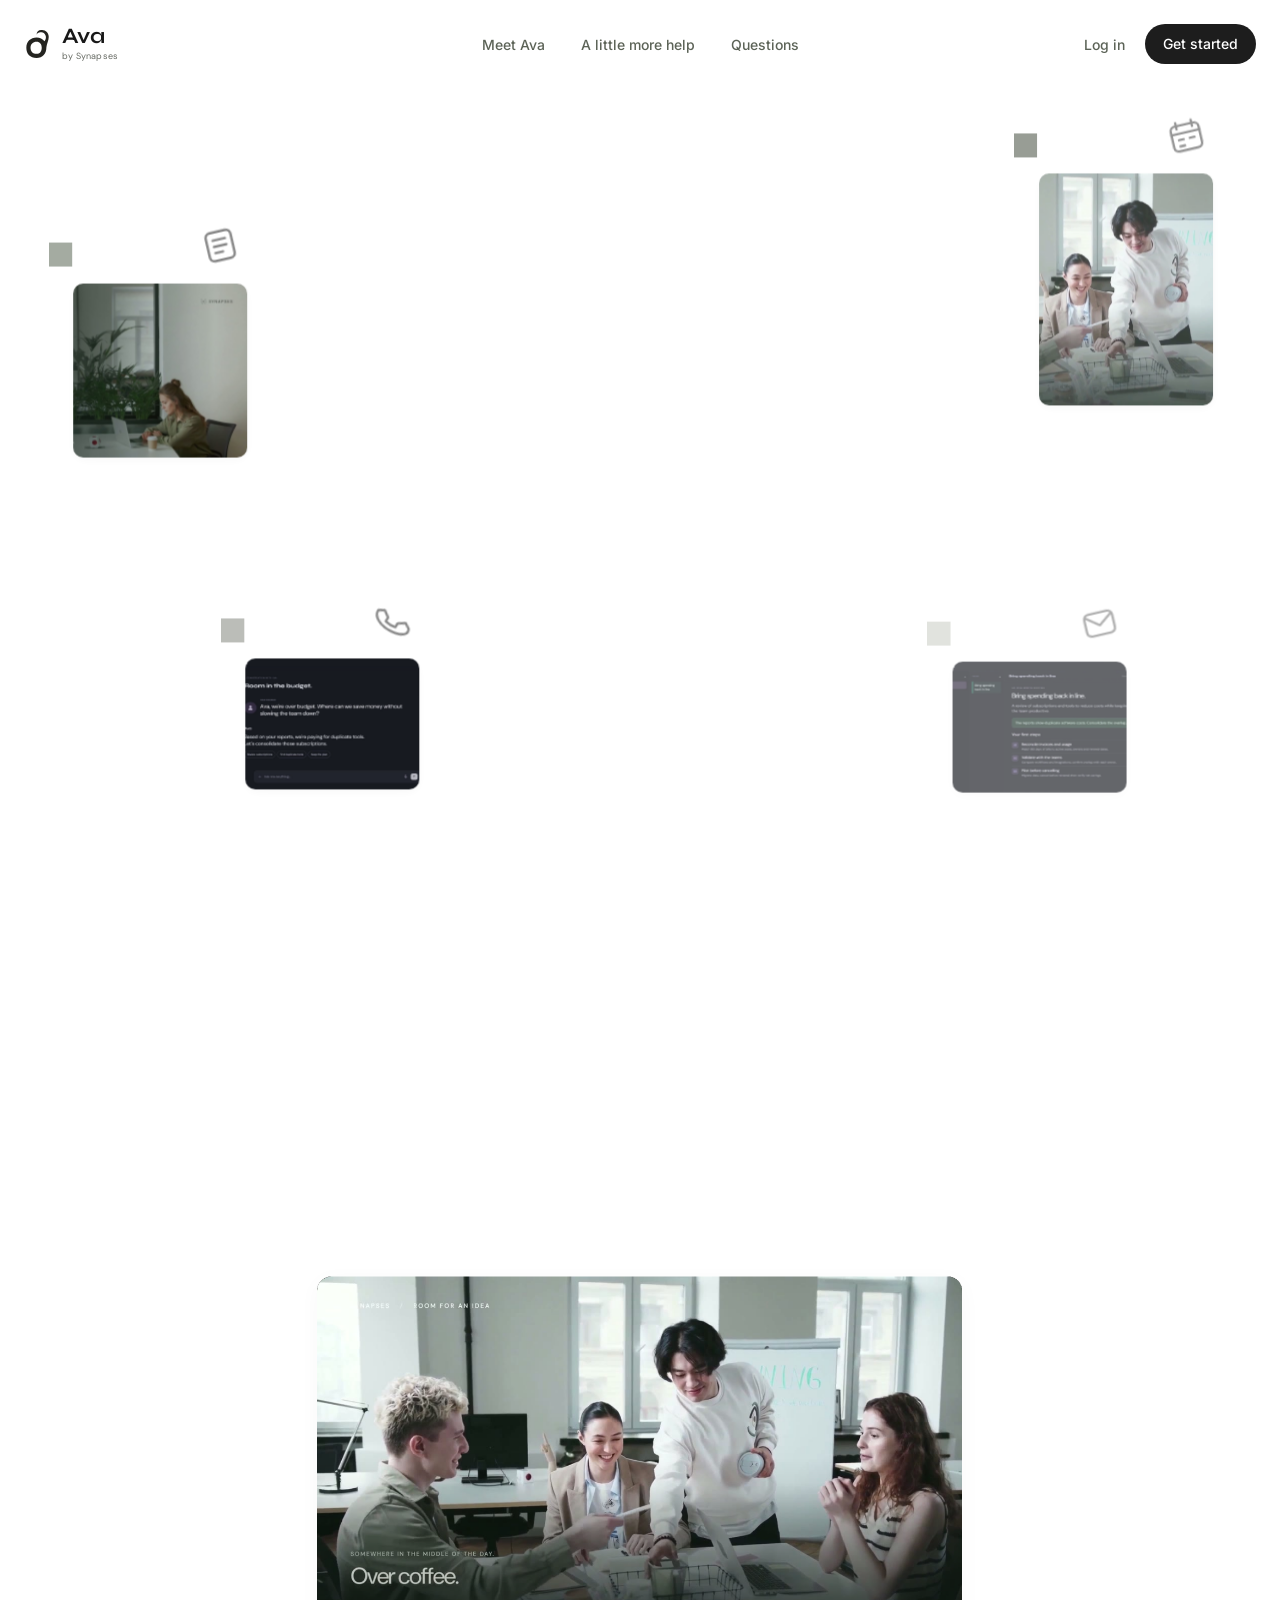
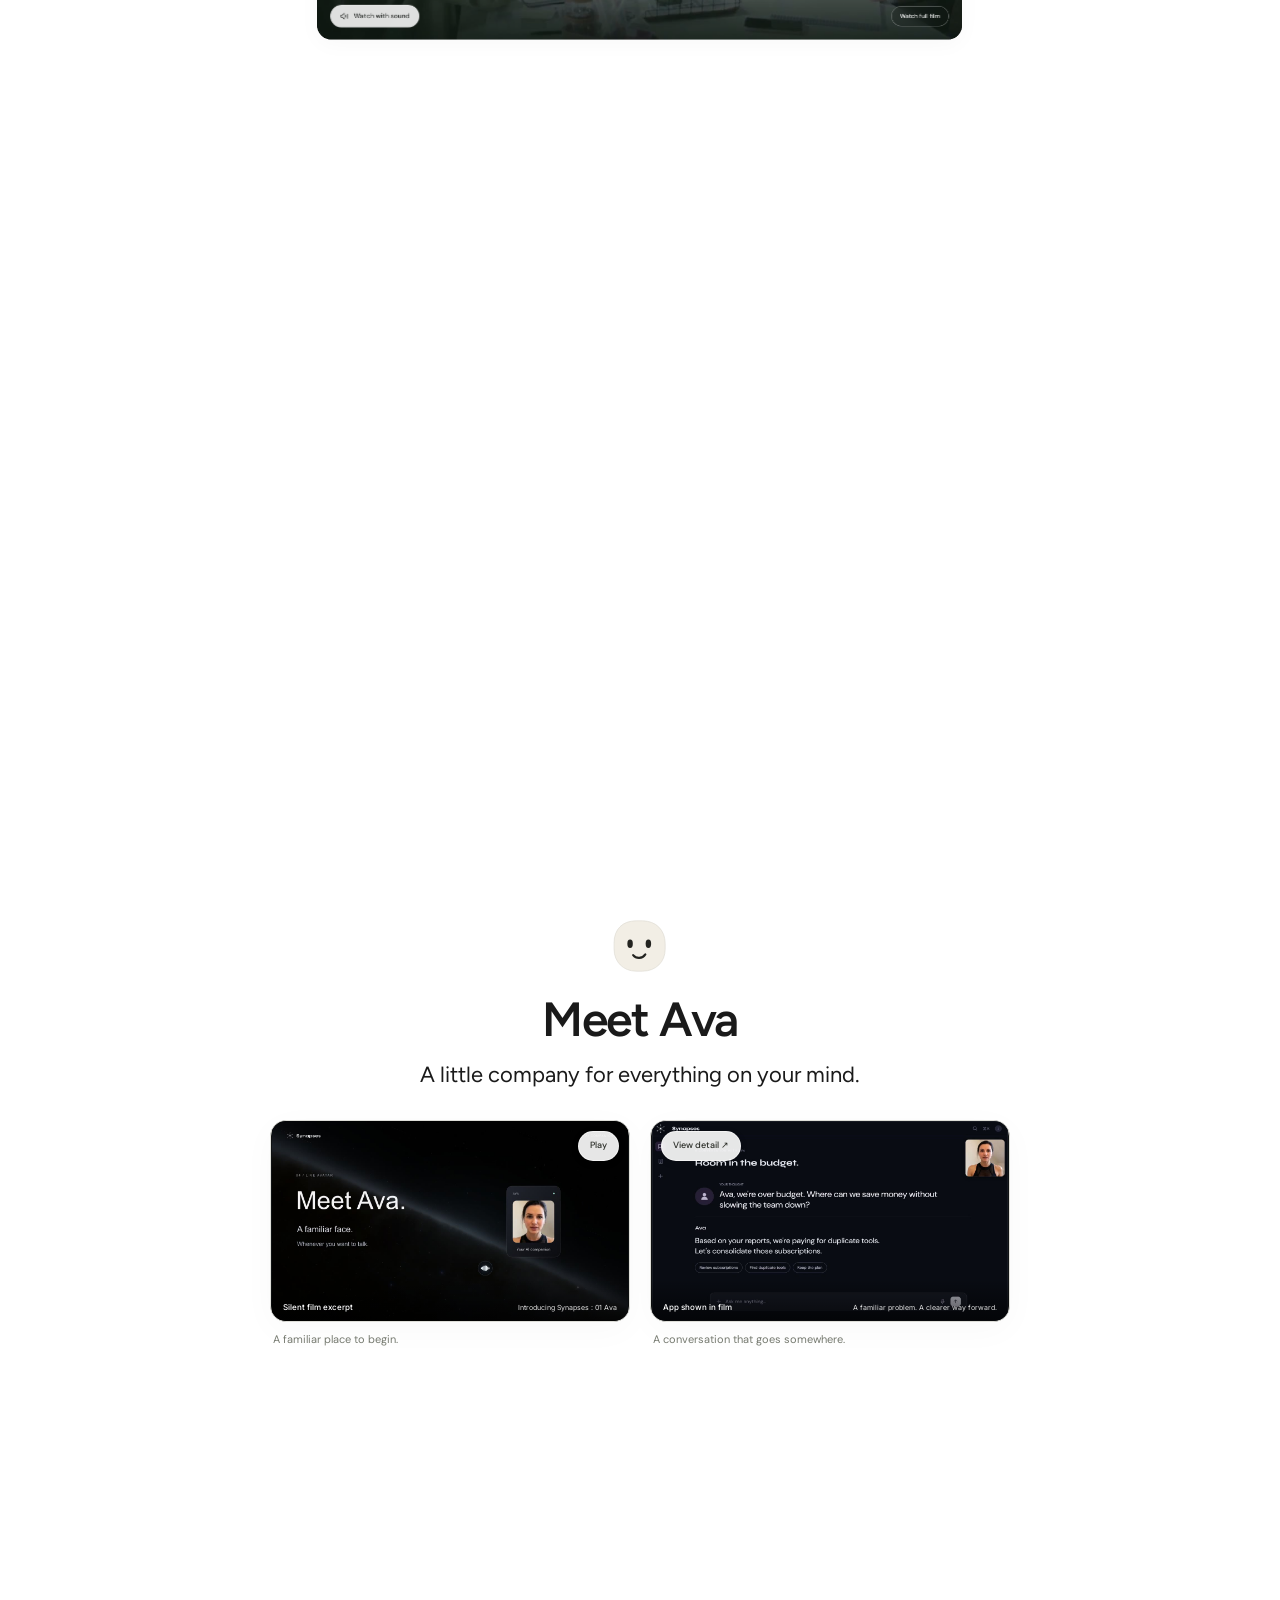
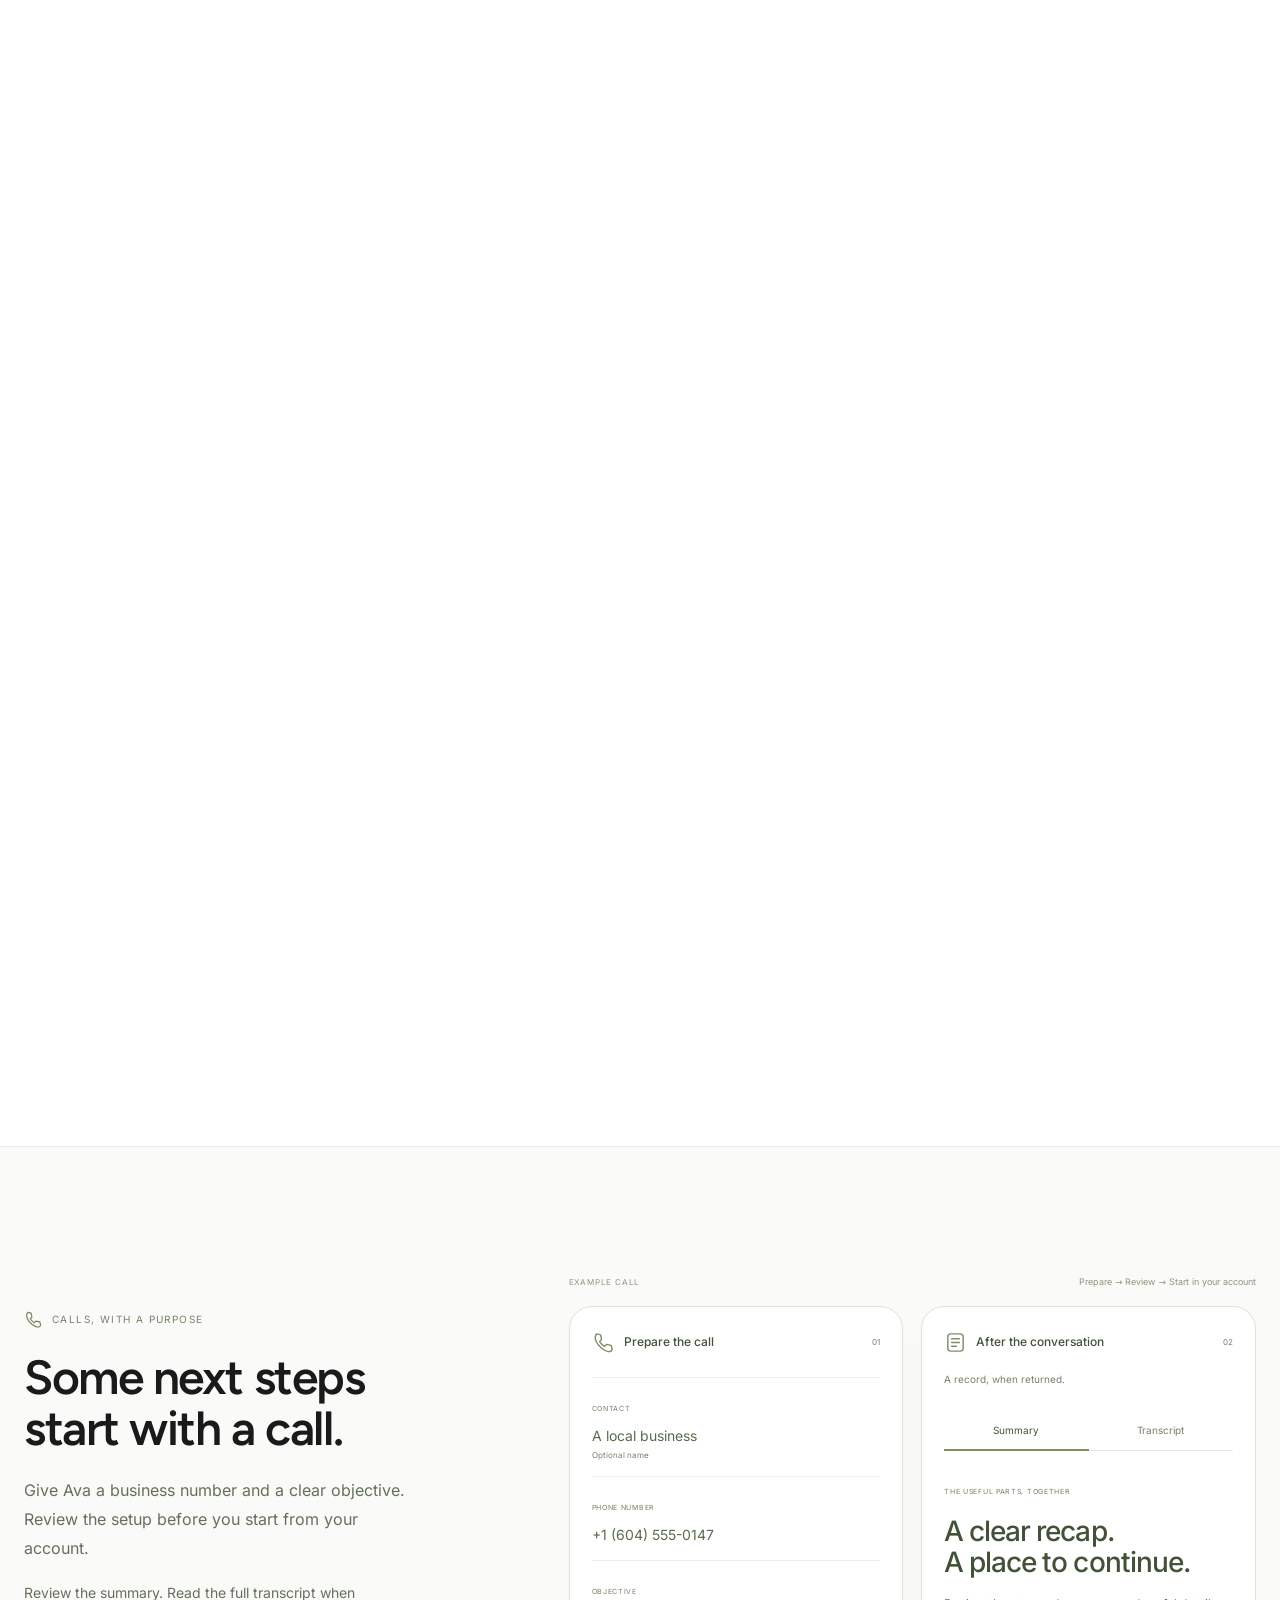
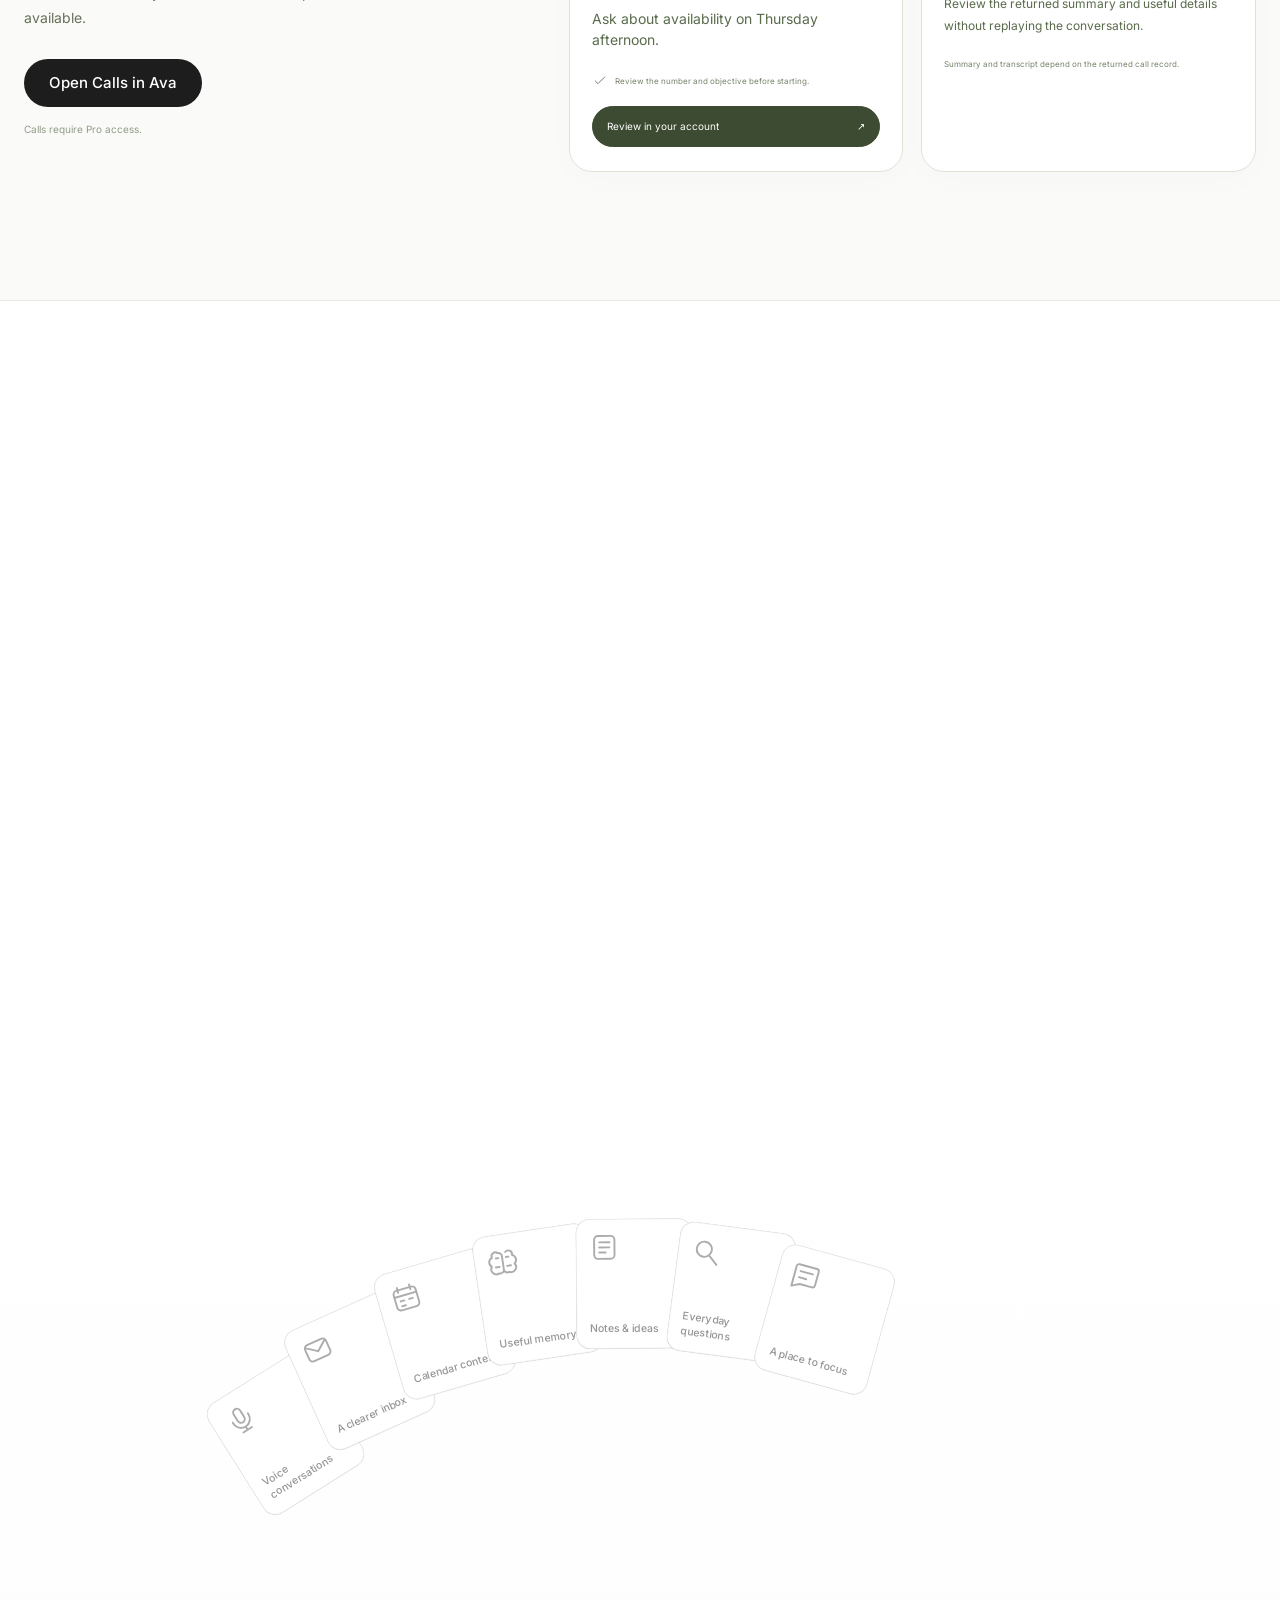
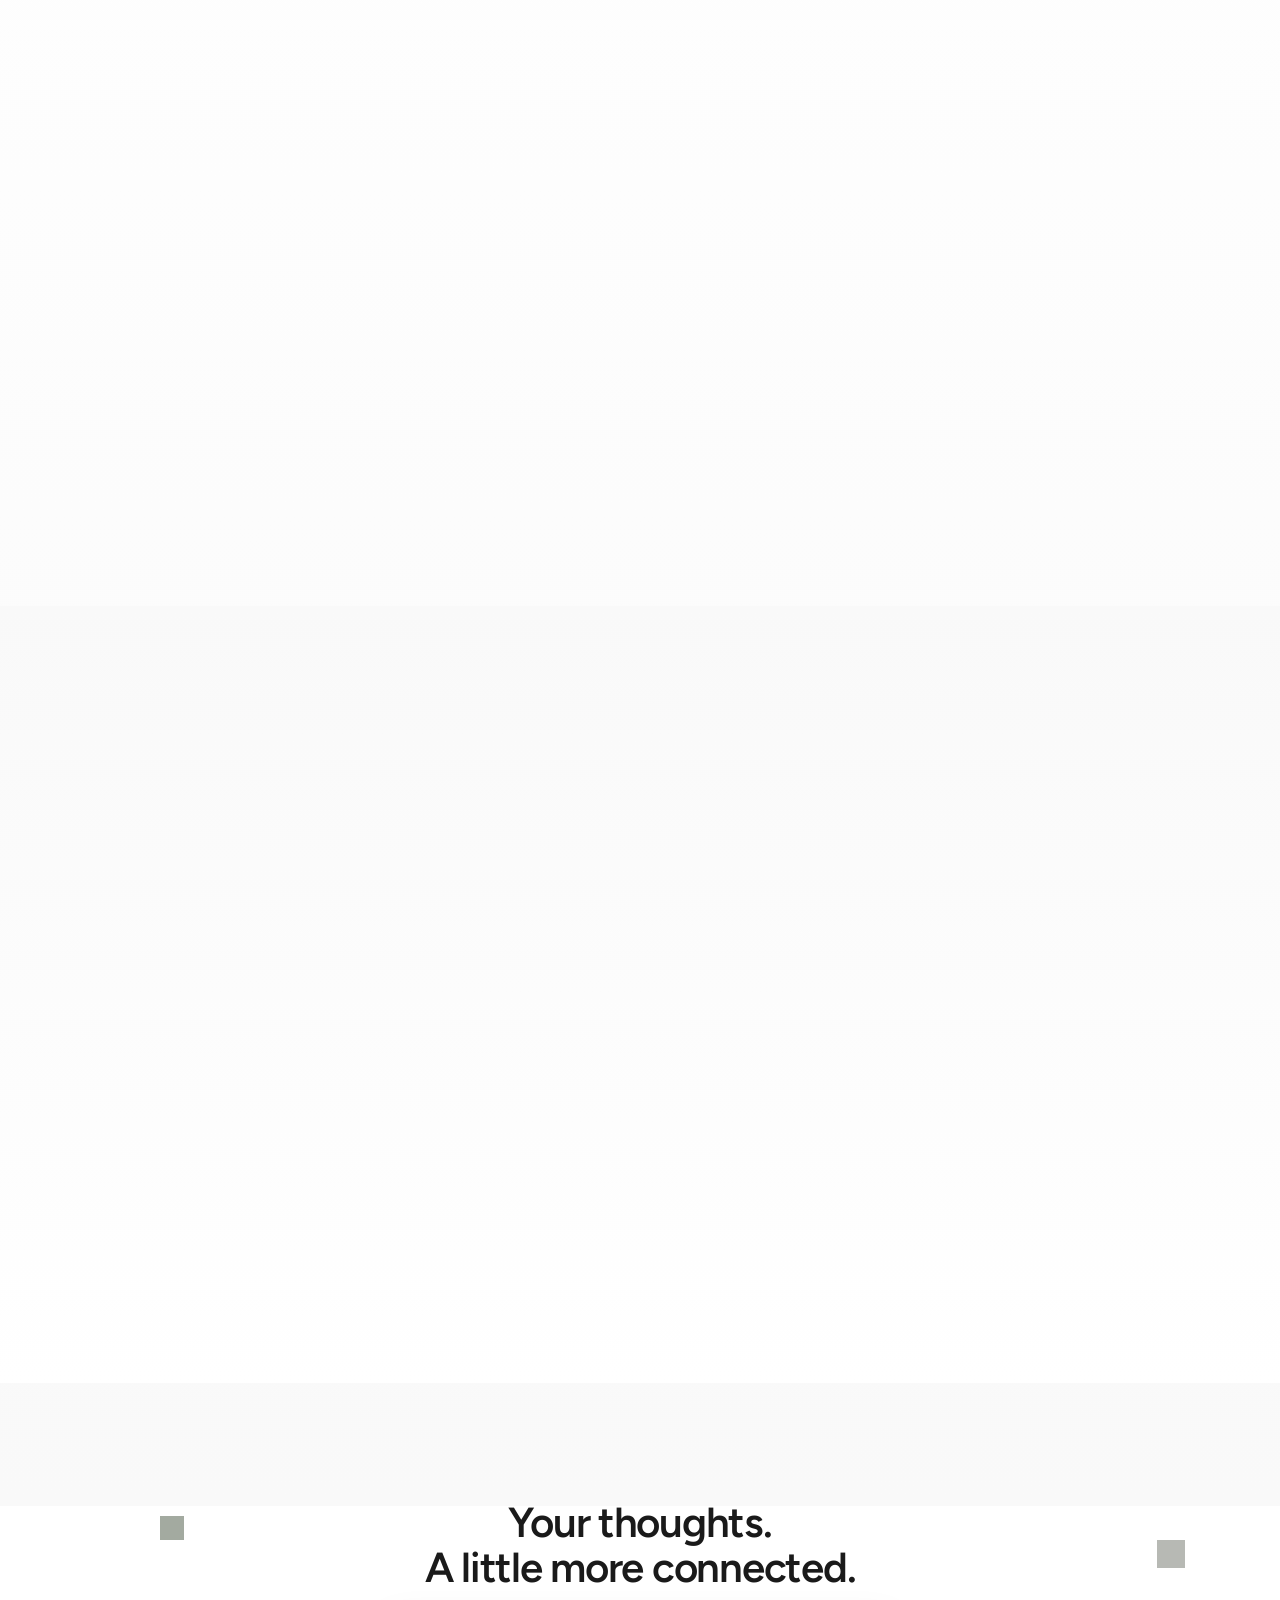
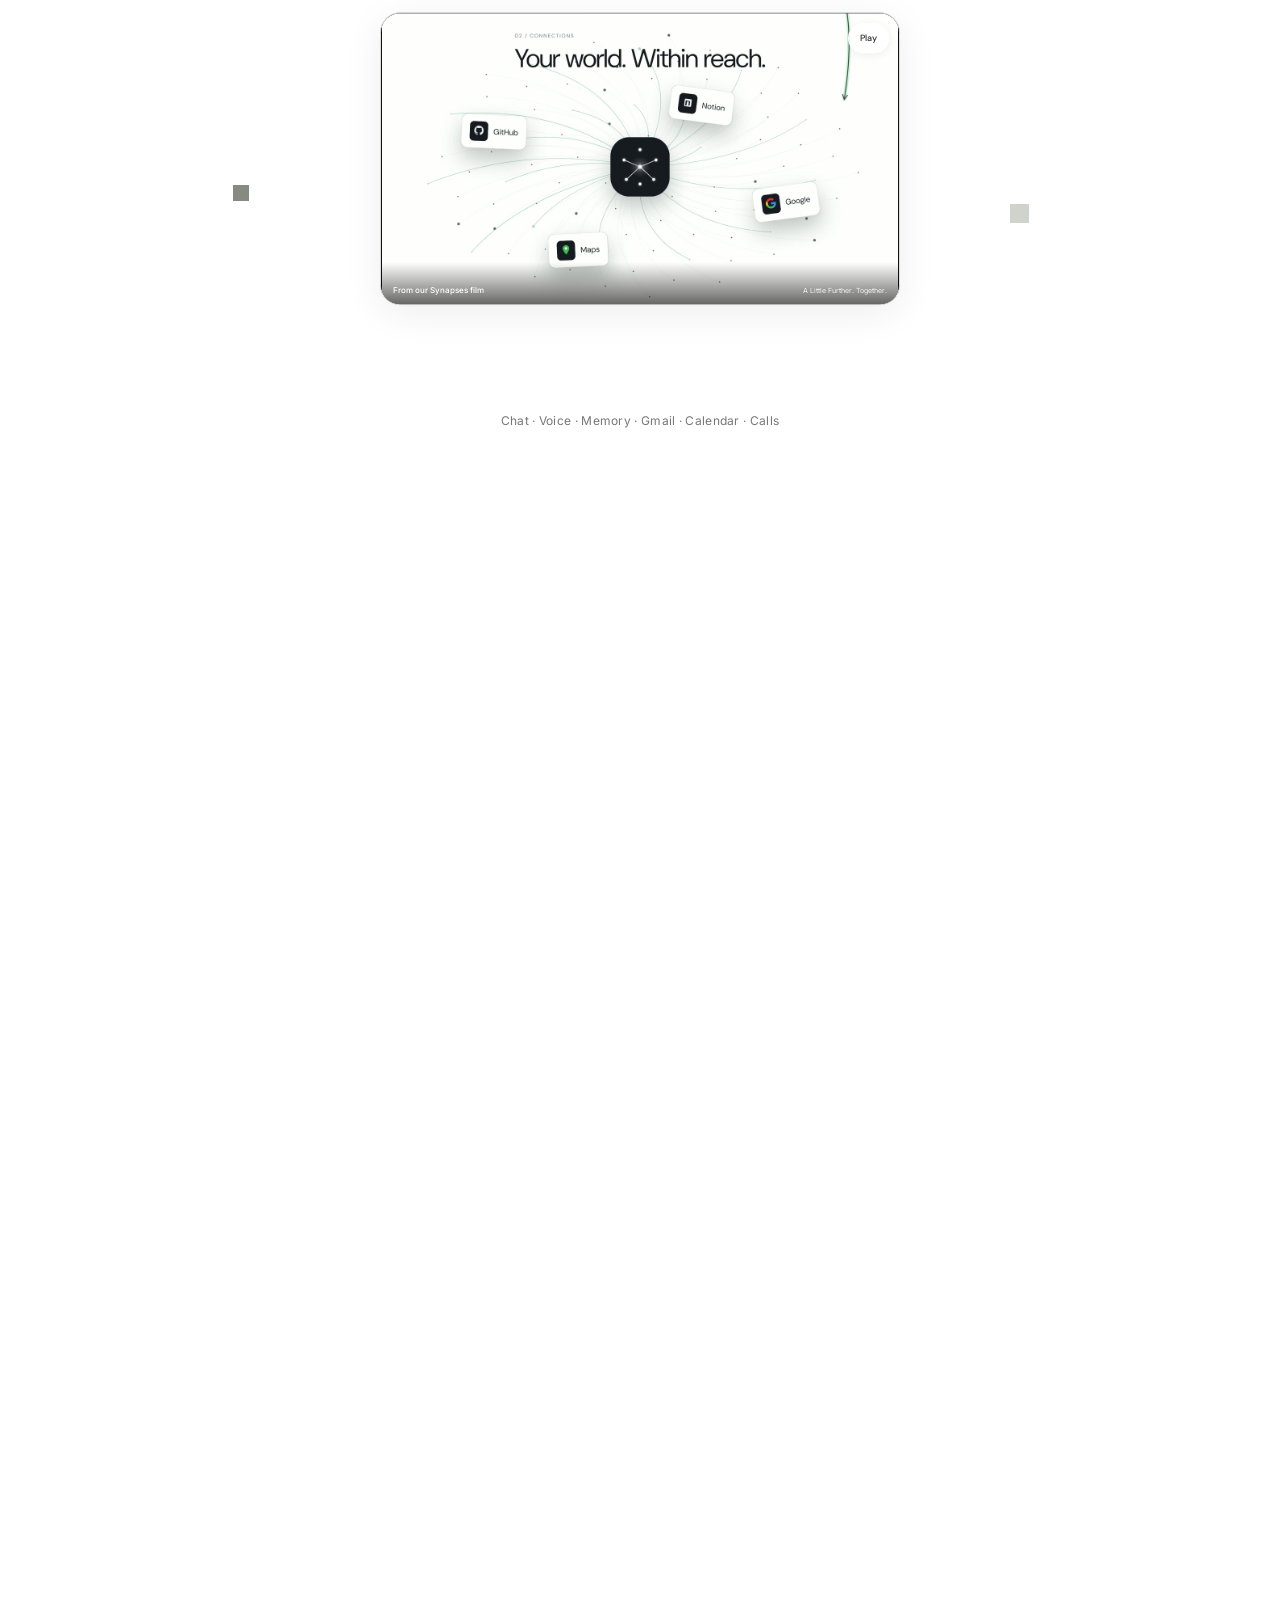
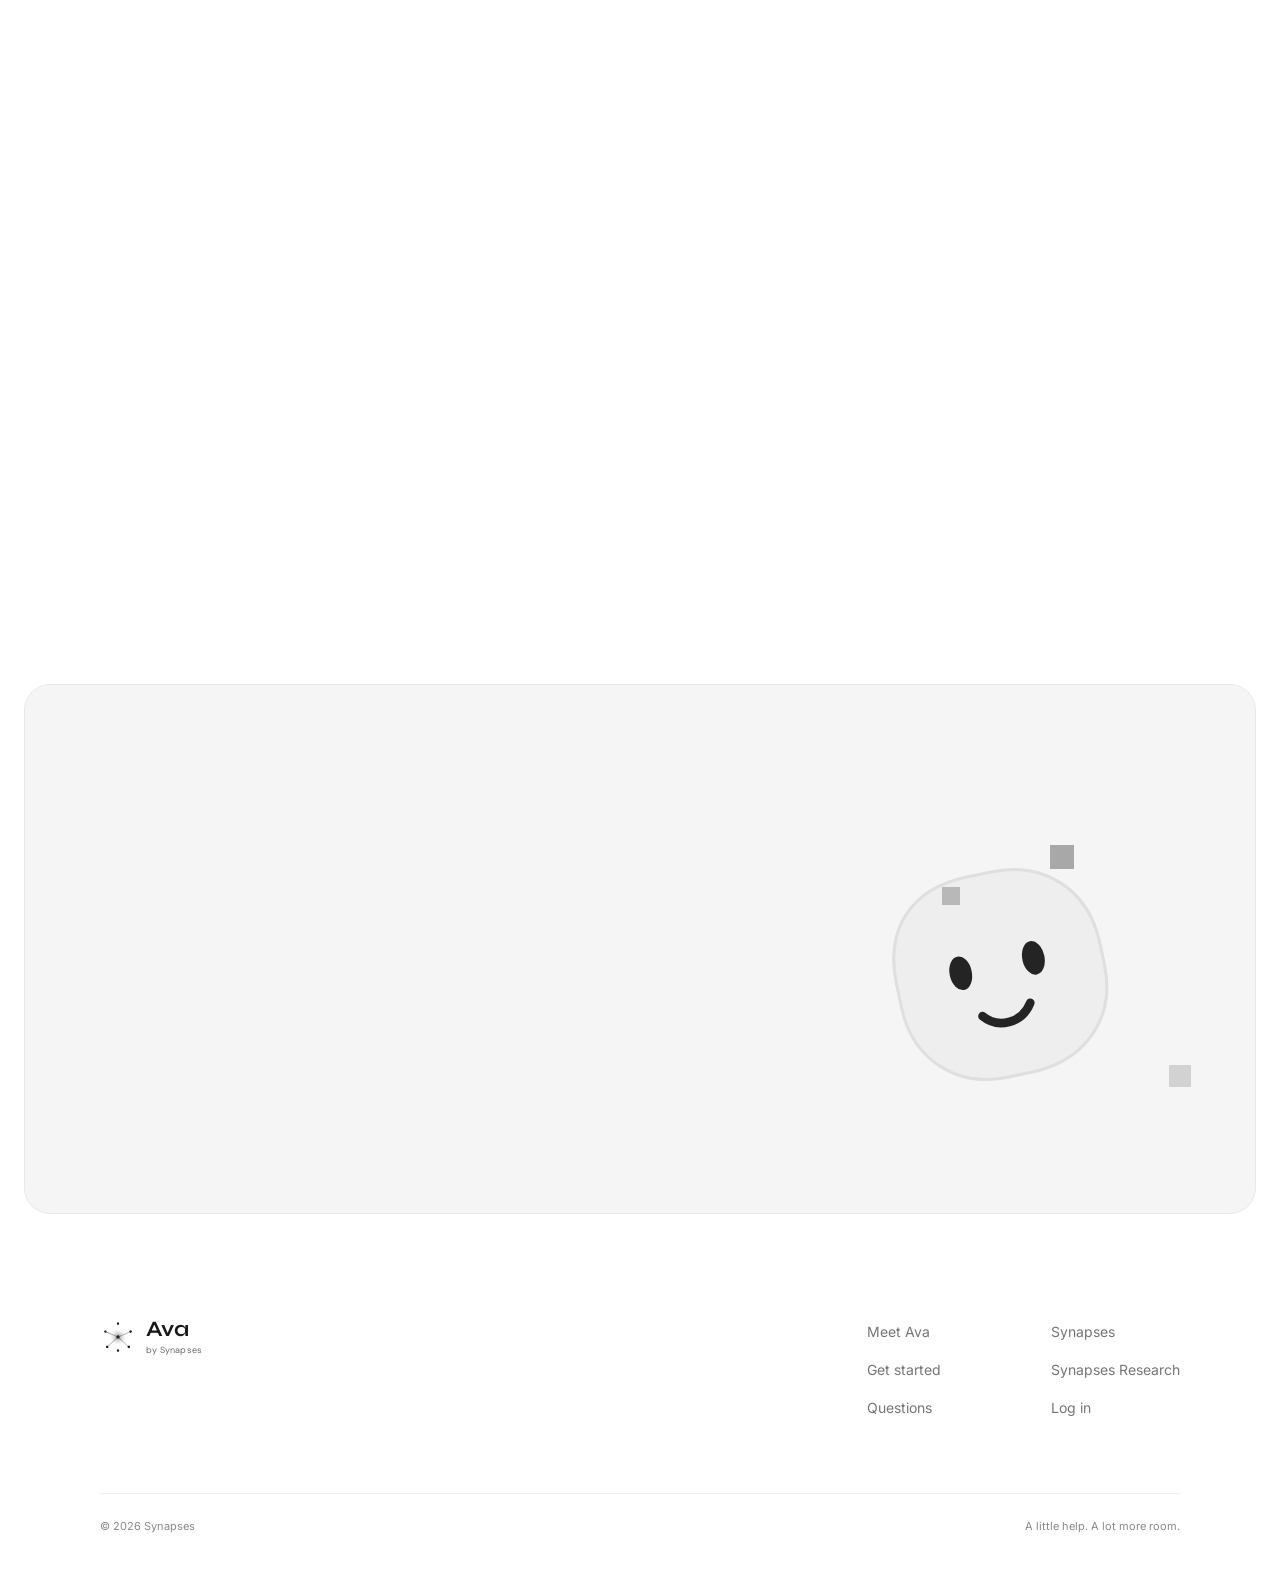
<file: index.html>
<!DOCTYPE html><html lang="en" data-theme="light"><head><meta charset="utf-8"/><script>
(()=>{
  const root=document.documentElement;
  const boot=window.avaMotionBoot={state:'pending'};
  root.classList.add('foyer-js','foyer-page');
  boot.fallback=()=>{
    if(boot.state!=='pending')return;
    clearTimeout(boot.timer);
    boot.state='fallback';
    root.classList.remove('foyer-js');
    root.classList.add('ava-motion-fallback');
  };
  boot.ready=()=>{
    if(boot.state!=='pending')return;
    clearTimeout(boot.timer);
    boot.state='ready';
  };
  boot.timer=setTimeout(boot.fallback,2500);
})();
</script>
<style>
html.ava-motion-fallback :is([data-hero-scene],[data-hero-mark],[data-hero-word],[data-hero-sub],[data-hero-cta],[data-reveal],[data-reveal-item],[data-burst-item],[data-journey-part]){opacity:1!important;visibility:visible!important;transform:none!important}
</style>
<meta name="viewport" content="width=device-width,initial-scale=1"/><title>Ava by Synapses — A little help. A lot more room.</title><meta name="description" content="Meet Ava, your personal assistant inside Synapses. A little help with your ideas, conversations, and everyday thinking."/><meta name="theme-color" content="#ffffff"/><link rel="icon" type="image/svg+xml" href="./assets/ava/brand-mark.svg"/><link rel="preload" as="font" href="./assets/syne-latin-400-800.woff2" type="font/woff2" crossorigin/><link rel="preload" as="font" href="./assets/dm-sans-latin-500-600.woff2" type="font/woff2" crossorigin/><link rel="preload" as="image" href="./assets/synapses-videos/synapses-office-still.jpg" media="(min-width:1024px)"/><link rel="preload" as="image" href="./assets/synapses-videos/synapses-chat-still.jpg" media="(min-width:1024px)"/><link rel="preload" as="image" href="./assets/synapses-videos/synapses-between-conversations-v67-poster.jpg" media="(min-width:1024px)"/><link rel="preload" as="image" href="./assets/synapses-videos/synapses-notes-still.jpg" media="(min-width:1024px)"/><link rel="modulepreload" href="./original-motion.js?v=hero-first-paint"/><link rel="stylesheet" href="./assets/base.css"/><link rel="stylesheet" href="./assets/effects.css"/><link rel="stylesheet" href="./ava.css?v=20261015-dm-sans"/><link rel="stylesheet" href="./media.css"/><link rel="stylesheet" href="./ava-mascot.css"/><link rel="stylesheet" href="./story-media.css"/><script defer src="./ava.js?v=hero-first-paint"></script><script defer src="./ava-navigation.js"></script><script defer src="./media.js"></script><script defer src="./story-media.js"></script><script type="module" src="./original-motion.js?v=hero-first-paint"></script><script defer src="./source-motion.js"></script><link rel="canonical" href="https://ava.synapses.cloud/">
</head><body><div class="foyer flex min-h-svh flex-col bg-background font-sans text-foreground"><a href="#main" class="sr-only focus-visible:not-sr-only">Skip to content</a>
<header class="sticky top-0 z-50 w-full"><div data-frost aria-hidden="true" class="pointer-events-none absolute inset-x-0 top-0 h-22 bg-background/80 backdrop-blur-sm"></div><div class="relative mx-auto flex h-22 items-center justify-between px-6"><a href="#main" class="ava-brand" aria-label="Ava by Synapses, home"><svg class="ava-curl-brand" width="28" height="34" aria-hidden="true" focusable="false" xmlns="http://www.w3.org/2000/svg" viewBox="4 3 60 72" fill="none"><path fill="currentColor" fill-rule="evenodd" clip-rule="evenodd" d="M52 46C52 60 44 69 31 69C17 69 9 60 9 47C9 34 18 25 31 25C38 25 44 28 48 33C51 29 52 24 50 20C48 15 44 13 39 14C35 14 32 16 31 19C31 13 35 9 41 9C50 8 57 15 57 24C57 31 53 38 52 46ZM42 47C42 39 38 34 31 34C23 34 18 39 18 47C18 55 23 60 31 60C38 60 42 55 42 47Z"/></svg><span class="ava-brand-lockup"><span class="ava-brand-name">Ava</span><small class="ava-brand-byline">by Synapses</small></span></a><nav aria-label="Main" class="absolute left-1/2 hidden -translate-x-1/2 lg:block"><div class="relative" data-pill-scope><div data-pill-overlay aria-hidden="true" class="pointer-events-none absolute inset-0 rounded-full bg-secondary/70 transition-[clip-path] duration-260" style="clip-path:inset(0 100% 0 0 round 9999px)"></div><ul class="relative flex items-center gap-1"><li><a data-pill-item aria-current="page" href="#meet" class="ava-nav-link">Meet Ava</a></li><li><a data-pill-item href="#capabilities" class="ava-nav-link">A little more help</a></li><li><a data-pill-item href="#questions" class="ava-nav-link">Questions</a></li></ul></div></nav><div class="flex items-center gap-1"><a href="https://synapses.cloud/index.html?auth=login" class="ava-nav-link max-lg:hidden">Log in</a><a href="https://synapses.cloud/index.html?welcome=preview" class="ava-button ava-button-small">Get started</a><button type="button" class="ava-menu-button lg:hidden" aria-controls="nav-mobile" aria-expanded="false" aria-label="Open menu"><span></span><span></span></button></div></div><nav id="nav-mobile" aria-label="Mobile navigation" hidden class="ava-mobile-nav"><a href="#meet">Meet Ava</a><a href="#capabilities">A little more help</a><a href="#questions">Questions</a><a href="https://synapses.cloud/index.html?auth=login">Log in</a></nav></header>
<main id="main" tabindex="-1" class="flex-1"><div class="relative"><div data-hero-pin class="z-0"><section data-hero-section data-parallax-scope data-pixel-field class="relative flex min-h-[calc(100svh-var(--spacing-header))] items-center justify-center overflow-hidden px-6 py-16"><div aria-hidden="true" class="absolute inset-0 hidden perspective-distant lg:block"><div data-hero-stage class="absolute inset-0 will-change-transform transform-3d"><span data-parallax="24" data-parallax-x="-5" class="pointer-events-none absolute inset-0 will-change-transform"><span data-hero-scene data-hero-order="0" data-hero-x="-32" data-hero-y="20" class="absolute inset-0 will-change-transform"><span data-hero-depth="12" data-pixel-avoid class="absolute w-[13.6%]" style="left:5.8%;top:24%"><span data-hero-card class="ava-hero-tile pointer-events-auto block"><img src="./assets/synapses-videos/synapses-office-still.jpg" alt="" class="w-full" width="1280" height="720" loading="eager" decoding="async" fetchpriority="high"/></span></span><span data-hero-depth="26" data-pixel-avoid class="ava-floating-doodle" style="left:15.8%;top:17%"><svg xmlns="http://www.w3.org/2000/svg" width="64" height="64" viewBox="0 0 24 24" fill="none" stroke="currentColor" stroke-width="1.5" stroke-linecap="round" stroke-linejoin="round" aria-hidden="true"><rect x="4" y="3" width="16" height="18" rx="3"/><path d="M8 8h8M8 12h8M8 16h5"/></svg></span><span class="absolute" style="left:3.8%;top:19%;width:24px;height:24px"><span data-pixel class="block size-full bg-pixel-green"></span></span></span></span><span data-parallax="-19" data-parallax-x="-3" class="pointer-events-none absolute inset-0 will-change-transform"><span data-hero-scene data-hero-order="1" data-hero-x="-32" data-hero-y="28" class="absolute inset-0 will-change-transform"><span data-hero-depth="12" data-pixel-avoid class="absolute w-[13.6%]" style="left:19.4%;top:70%"><span data-hero-card class="ava-hero-tile pointer-events-auto block"><img src="./assets/synapses-videos/synapses-chat-still.jpg" alt="" class="w-full" width="1280" height="720" loading="eager" decoding="async" fetchpriority="high"/></span></span><span data-hero-depth="26" data-pixel-avoid class="ava-floating-doodle" style="left:29.4%;top:63%"><svg xmlns="http://www.w3.org/2000/svg" width="64" height="64" viewBox="0 0 24 24" fill="none" stroke="currentColor" stroke-width="1.5" stroke-linecap="round" stroke-linejoin="round" aria-hidden="true"><path d="m5 3 4 1 1 5-2 2a15 15 0 0 0 5 5l2-2 5 1 1 4c-1 4-6 3-11-1S1 7 5 3Z"/></svg></span><span class="absolute" style="left:17.4%;top:65%;width:24px;height:24px"><span data-pixel class="block size-full bg-pixel-pink"></span></span></span></span><span data-parallax="16" data-parallax-x="4" class="pointer-events-none absolute inset-0 will-change-transform"><span data-hero-scene data-hero-order="2" data-hero-x="32" data-hero-y="20" class="absolute inset-0 will-change-transform"><span data-hero-depth="12" data-pixel-avoid class="absolute w-[13.6%]" style="left:80.6%;top:10%"><span data-hero-card class="ava-hero-tile pointer-events-auto block"><img src="./assets/synapses-videos/synapses-between-conversations-v67-poster.jpg" alt="" class="w-full" width="1280" height="720" loading="eager" decoding="async" fetchpriority="high"/></span></span><span data-hero-depth="26" data-pixel-avoid class="ava-floating-doodle" style="left:90.6%;top:3%"><svg xmlns="http://www.w3.org/2000/svg" width="64" height="64" viewBox="0 0 24 24" fill="none" stroke="currentColor" stroke-width="1.5" stroke-linecap="round" stroke-linejoin="round" aria-hidden="true"><rect x="3" y="5" width="18" height="16" rx="3"/><path d="M7 3v4M17 3v4M3 10h18M7 14h3M14 14h3M7 18h3"/></svg></span><span class="absolute" style="left:78.6%;top:5%;width:24px;height:24px"><span data-pixel class="block size-full bg-pixel-orange"></span></span></span></span><span data-parallax="-29" data-parallax-x="6" class="pointer-events-none absolute inset-0 will-change-transform"><span data-hero-scene data-hero-order="3" data-hero-x="32" data-hero-y="28" class="absolute inset-0 will-change-transform"><span data-hero-depth="12" data-pixel-avoid class="absolute w-[13.6%]" style="left:73.2%;top:69%"><span data-hero-card class="ava-hero-tile pointer-events-auto block"><img src="./assets/synapses-videos/synapses-notes-still.jpg" alt="" class="w-full" width="1280" height="720" loading="eager" decoding="async" fetchpriority="high"/></span></span><span data-hero-depth="26" data-pixel-avoid class="ava-floating-doodle" style="left:83.2%;top:62%"><svg xmlns="http://www.w3.org/2000/svg" width="64" height="64" viewBox="0 0 24 24" fill="none" stroke="currentColor" stroke-width="1.5" stroke-linecap="round" stroke-linejoin="round" aria-hidden="true"><rect x="3" y="5" width="18" height="14" rx="3"/><path d="m4 7 8 6 8-6"/></svg></span><span class="absolute" style="left:71.2%;top:64%;width:24px;height:24px"><span data-pixel class="block size-full bg-pixel-yellow"></span></span></span></span></div></div><div data-pixel-avoid class="relative mx-auto flex max-w-3xl flex-col items-center gap-10 text-center"><div data-hero-mark class="ava-hero-mark"><svg width="60" height="60" xmlns="http://www.w3.org/2000/svg" class="ava-loop-mascot" data-ava-character="neutral-placeholder" data-state="listen" viewBox="26 19 84 84" fill="none" role="img" aria-label="Ava preview character"><g class="ava-loop-body"><path d="M34 57c0-18 11-29 29-29h8c18 0 30 12 30 30v7c0 17-12 29-30 29h-8C46 94 34 82 34 65Z" fill="#f2eee5" stroke="#e1dfd6" stroke-width="1"/><g class="ava-loop-look" fill="#242420"><ellipse class="ava-loop-eye" cx="55" cy="58" rx="3.6" ry="5.5"/><ellipse class="ava-loop-eye" cx="79" cy="58" rx="3.6" ry="5.5"/></g><path class="ava-loop-smile" d="M59 73c4 5 12 5 16-1" stroke="#242420" stroke-width="2.8" stroke-linecap="round"/></g></svg>
</div><div class="flex flex-col gap-4"><h1 class="font-display text-4xl leading-[1.05] font-semibold tracking-[-0.03em] text-balance sm:text-5xl"><span data-hero-word class="inline-block">A</span> <span data-hero-word class="inline-block">little</span> <span data-hero-word class="inline-block">help.</span> <span data-hero-word class="inline-block">A</span> <span data-hero-word class="inline-block">lot</span> <span data-hero-word class="inline-block">more</span> <span data-hero-word class="inline-block">room.</span></h1><p data-hero-sub class="font-display text-lead ava-hero-description">Meet Ava, your personal assistant inside Synapses. A place to talk things through, keep useful context, and make a little space for your day.</p></div><div data-hero-cta><a href="https://synapses.cloud/index.html?welcome=preview" class="ava-button ">Meet Ava</a><a href="https://synapses.cloud/index.html?guest=1" class="ava-hero-guest">Take a look around <svg xmlns="http://www.w3.org/2000/svg" width="15" height="15" viewBox="0 0 24 24" fill="none" stroke="currentColor" stroke-width="1.5" stroke-linecap="round" stroke-linejoin="round" aria-hidden="true"><path d="M4 12h16M14 6l6 6-6 6"/></svg></a></div></div></section></div>
<section data-pin-scope data-video-reveal class="relative z-10 px-6 [--hold:60svh]"><div data-pin-stage data-video-stage class="flex items-center py-8"><div data-video-frame class="ava-main-film relative mx-auto aspect-video w-full max-w-[1680px] origin-center overflow-hidden rounded-foyer-4xl"><div class="ava-film-player ava-film-player-main" data-film-player data-film-manual><video data-ava-film data-src="./assets/synapses-videos/synapses-between-conversations-v67.mp4" poster="./assets/synapses-videos/synapses-between-conversations-v67-poster.jpg" muted playsinline loop preload="none" aria-label="A familiar problem. A clearer way forward. — a Synapses film"></video><div class="ava-film-shade" aria-hidden="true"></div><div class="ava-film-controls"><button type="button" data-film-sound class="ava-film-sound" aria-label="Watch Between conversations with sound"><svg viewBox="0 0 24 24" width="17" height="17" fill="none" stroke="currentColor" stroke-width="1.6"><path d="m3 10 4-1 5-4v14l-5-4-4-1Z"/><path d="M16 9v6M20 6v12"/></svg><span>Watch with sound</span></button><button type="button" data-film-play class="ava-film-play" aria-label="Play Between conversations">Play film</button></div></div></div></div></section></div>
<div id="meet" data-pin-scope data-journey style="--hold:200svh"><div data-pin-stage data-journey-stage><section data-journey-layer="meet"><div class="ava-meet-layout relative flex flex-col items-center justify-center-safe gap-10 overflow-hidden px-6 py-20 lg:min-h-(--spacing-stage) lg:py-0"><div class="flex flex-col items-center gap-4 text-center"><span data-fo-mark-slot="meet" data-fo-mark-tilt="-15" class="block w-16"><svg width="64" height="64" xmlns="http://www.w3.org/2000/svg" class="ava-loop-mascot" data-ava-character="neutral-placeholder" data-state="listen" viewBox="26 19 84 84" fill="none" role="img" aria-label="Ava preview character"><g class="ava-loop-body"><path d="M34 57c0-18 11-29 29-29h8c18 0 30 12 30 30v7c0 17-12 29-30 29h-8C46 94 34 82 34 65Z" fill="#f2eee5" stroke="#e1dfd6" stroke-width="1"/><g class="ava-loop-look" fill="#242420"><ellipse class="ava-loop-eye" cx="55" cy="58" rx="3.6" ry="5.5"/><ellipse class="ava-loop-eye" cx="79" cy="58" rx="3.6" ry="5.5"/></g><path class="ava-loop-smile" d="M59 73c4 5 12 5 16-1" stroke="#242420" stroke-width="2.8" stroke-linecap="round"/></g></svg>
</span><h2 data-journey-part class="font-display text-4xl leading-[1.05] font-semibold tracking-[-0.03em] sm:text-5xl">Meet Ava</h2><p data-journey-part class="font-display text-lead text-balance">A little company for everything on your mind.</p></div><div data-journey-part class="ava-meet-well"><div><figure class="ava-story-media " data-story-media="familiar-motion"><img class="ava-scene-poster" src="./assets/synapses-scenes/ava-familiar-face.jpg" alt="" aria-hidden="true" width="1280" height="720" loading="lazy" decoding="async"/><video data-ava-scene-clip data-src="./assets/synapses-scenes/meet-ava-familiar-face.mp4" poster="./assets/synapses-scenes/ava-familiar-face.jpg" muted playsinline loop preload="none" aria-label="Meet Ava in the original introduction."></video><button type="button" class="ava-scene-clip-toggle" data-scene-clip-toggle aria-label="Play silent excerpt">Play</button><figcaption><span>Silent film excerpt</span><small>Introducing Synapses : 01 Ava</small></figcaption></figure><p>A familiar place to begin.</p></div><div><figure class="ava-story-media " data-story-media="chat"><img src="./assets/synapses-scenes/ava-budget-conversation.jpg" alt="A conversation with Ava, shown in Synapses." width="1280" height="720" loading="lazy" decoding="async"/><button type="button" data-scene-expand class="ava-scene-expand" aria-label="View larger: A conversation with Ava, shown in Synapses.">View detail ↗</button><figcaption><span>App shown in film</span><small>A familiar problem. A clearer way forward.</small></figcaption></figure><p>A conversation that goes somewhere.</p></div></div><div data-journey-part="dock" class="w-full origin-bottom lg:absolute lg:inset-x-0 lg:bottom-0"><div data-scene-dock class="pointer-events-none flex flex-col items-center gap-4 px-6 pb-6" style="--arrival-easing:linear(0,.12,.37,.62,.82,.95,1.05,1);--arrival-duration:419ms;--toast-stack-height:84px;--slot-0-y:0px;--slot-0-scale:1;--slot-0-opacity:1;--slot-1-y:-16.8px;--slot-1-scale:.95;--slot-1-opacity:1;--slot-2-y:-33.6px;--slot-2-scale:.9;--slot-2-opacity:1;--slot-3-y:56px;--slot-3-scale:.85;--slot-3-opacity:0"><p data-fo-beacon data-morph-in="beacon" class="flex items-center gap-2 text-xs font-medium text-success"><span class="ava-status-dot"></span>A little progress, together</p><div data-toast-stack class="relative h-(--toast-stack-height) w-full max-w-[420px]" aria-hidden="true"><div data-toast data-slot="0" class="absolute inset-x-0 bottom-0 flex items-center gap-2 rounded-foyer-md bg-card p-3 shadow-border-xs"><span class="flex size-8 shrink-0 items-center justify-center rounded-[10px] bg-secondary"><img data-toast-icon src="./assets/ava/note.svg" alt="" class="size-6"/></span><p data-toast-label class="flex-1 truncate text-sm font-medium text-card-foreground">Thought captured</p><p data-toast-age class="pr-2 text-xs text-muted-foreground">just now</p></div><div data-toast data-slot="1" class="absolute inset-x-0 bottom-0 flex items-center gap-2 rounded-foyer-md bg-card p-3 shadow-border-xs"><span class="flex size-8 shrink-0 items-center justify-center rounded-[10px] bg-secondary"><img data-toast-icon src="./assets/ava/note.svg" alt="" class="size-6"/></span><p data-toast-label class="flex-1 truncate text-sm font-medium text-card-foreground">A clearer first draft</p><p data-toast-age class="pr-2 text-xs text-muted-foreground">1 min ago</p></div><div data-toast data-slot="2" class="absolute inset-x-0 bottom-0 flex items-center gap-2 rounded-foyer-md bg-card p-3 shadow-border-xs"><span class="flex size-8 shrink-0 items-center justify-center rounded-[10px] bg-secondary"><img data-toast-icon src="./assets/ava/calendar.svg" alt="" class="size-6"/></span><p data-toast-label class="flex-1 truncate text-sm font-medium text-card-foreground">A plan for your week</p><p data-toast-age class="pr-2 text-xs text-muted-foreground">3 min ago</p></div><div data-toast data-slot="3" class="absolute inset-x-0 bottom-0 flex items-center gap-2 rounded-foyer-md bg-card p-3 shadow-border-xs"><span class="flex size-8 shrink-0 items-center justify-center rounded-[10px] bg-secondary"><img data-toast-icon src="./assets/ava/memory.svg" alt="" class="size-6"/></span><p data-toast-label class="flex-1 truncate text-sm font-medium text-card-foreground">Useful context remembered</p><p data-toast-age class="pr-2 text-xs text-muted-foreground">6 min ago</p></div></div></div></div></div></section>
<section data-journey-layer="count" data-reveal class="relative z-10 bg-background"><div data-count-stage class="flex flex-col justify-center px-6 py-20 lg:px-10 lg:py-8 xl:px-25"><div data-count-fit class="mx-auto flex w-full max-w-382 flex-col items-center gap-12 lg:max-xl:gap-8"><div data-reveal-item class="flex flex-col items-center gap-4 text-center"><span data-fo-mark-slot="count" class="block w-14"><svg width="56" height="56" xmlns="http://www.w3.org/2000/svg" class="ava-loop-mascot" data-ava-character="neutral-placeholder" data-state="listen" viewBox="26 19 84 84" fill="none" role="img" aria-label="Ava preview character"><g class="ava-loop-body"><path d="M34 57c0-18 11-29 29-29h8c18 0 30 12 30 30v7c0 17-12 29-30 29h-8C46 94 34 82 34 65Z" fill="#f2eee5" stroke="#e1dfd6" stroke-width="1"/><g class="ava-loop-look" fill="#242420"><ellipse class="ava-loop-eye" cx="55" cy="58" rx="3.6" ry="5.5"/><ellipse class="ava-loop-eye" cx="79" cy="58" rx="3.6" ry="5.5"/></g><path class="ava-loop-smile" d="M59 73c4 5 12 5 16-1" stroke="#242420" stroke-width="2.8" stroke-linecap="round"/></g></svg>
</span><h2 data-journey-part class="font-display text-4xl leading-[1.05] font-semibold tracking-[-0.03em] text-balance sm:text-5xl">Make yourself a little more room.</h2><p data-journey-part class="font-display text-lead text-balance">Start with what feels useful to you.</p></div><div data-reveal-item class="flex w-full flex-col items-center gap-6 xl:flex-row xl:items-center xl:justify-between xl:gap-8"><div data-journey-part role="tablist" aria-label="Getting comfortable with Ava" class="flex w-full max-w-160 flex-col gap-3 sm:gap-4 lg:max-xl:max-w-188.5 lg:max-xl:flex-row xl:shrink xl:basis-160"><button type="button" role="tab" id="trust-tab-connections" aria-controls="ava-trust-panel" aria-selected="true" tabindex="0" class="ava-trust-tab is-selected"><span class="ava-trust-icon"><svg xmlns="http://www.w3.org/2000/svg" width="36" height="36" viewBox="0 0 24 24" fill="none" stroke="currentColor" stroke-width="1.5" stroke-linecap="round" stroke-linejoin="round" aria-hidden="true"><path d="m9 15-2 2a4 4 0 0 1-6-6l4-4a4 4 0 0 1 6 0M15 9l2-2a4 4 0 0 1 6 6l-4 4a4 4 0 0 1-6 0M8 16l8-8"/></svg></span><span><b>Connect on your terms.</b><small>Start without connecting anything. Add Gmail or Calendar when useful context would help.</small></span></button><button type="button" role="tab" id="trust-tab-context" aria-controls="ava-trust-panel" aria-selected="false" tabindex="-1" class="ava-trust-tab "><span class="ava-trust-icon"><svg xmlns="http://www.w3.org/2000/svg" width="36" height="36" viewBox="0 0 24 24" fill="none" stroke="currentColor" stroke-width="1.5" stroke-linecap="round" stroke-linejoin="round" aria-hidden="true"><path d="M9 4a3 3 0 0 0-5 3 4 4 0 0 0-1 7 4 4 0 0 0 5 6 3 3 0 0 0 4-2V6a3 3 0 0 0-3-2ZM15 4a3 3 0 0 1 5 3 4 4 0 0 1 1 7 4 4 0 0 1-5 6 3 3 0 0 1-4-2"/><path d="M7 8h2M15 8h2M6 15h3M15 15h3"/></svg></span><span><b>A little context goes a long way.</b><small>Keep useful preferences and thoughts together, so each conversation has a place to begin.</small></span></button><button type="button" role="tab" id="trust-tab-pace" aria-controls="ava-trust-panel" aria-selected="false" tabindex="-1" class="ava-trust-tab "><span class="ava-trust-icon"><svg xmlns="http://www.w3.org/2000/svg" width="36" height="36" viewBox="0 0 24 24" fill="none" stroke="currentColor" stroke-width="1.5" stroke-linecap="round" stroke-linejoin="round" aria-hidden="true"><path d="M5 4h14a2 2 0 0 1 2 2v11a2 2 0 0 1-2 2H9l-6 3V6a2 2 0 0 1 2-2Z"/><path d="M7 9h10M7 14h6"/></svg></span><span><b>Start at your own pace.</b><small>Take a look around, try the recorded previews, and create an account when you are ready.</small></span></button></div><div data-journey-part class="ava-trust-container relative isolate w-full max-w-188.5 overflow-hidden rounded-4xl sm:rounded-foyer-5xl xl:shrink xl:basis-188.5"><div role="tabpanel" id="ava-trust-panel" aria-labelledby="trust-tab-connections"><div data-ava-trust-panel="connections"  class="ava-trust-panel ava-trust-panel-media"><div class="ava-trust-illustration ava-trust-topic"><div class="ava-connection-choices"><div class="ava-choice-heading"><svg width="42" height="42" xmlns="http://www.w3.org/2000/svg" class="ava-loop-mascot" data-ava-character="neutral-placeholder" data-state="listen" viewBox="26 19 84 84" fill="none" role="img" aria-label="Ava preview character"><g class="ava-loop-body"><path d="M34 57c0-18 11-29 29-29h8c18 0 30 12 30 30v7c0 17-12 29-30 29h-8C46 94 34 82 34 65Z" fill="#f2eee5" stroke="#e1dfd6" stroke-width="1"/><g class="ava-loop-look" fill="#242420"><ellipse class="ava-loop-eye" cx="55" cy="58" rx="3.6" ry="5.5"/><ellipse class="ava-loop-eye" cx="79" cy="58" rx="3.6" ry="5.5"/></g><path class="ava-loop-smile" d="M59 73c4 5 12 5 16-1" stroke="#242420" stroke-width="2.8" stroke-linecap="round"/></g></svg>
<span>Your context.<br/><b>Your choice.</b></span></div><div class="ava-connection-choice"><svg xmlns="http://www.w3.org/2000/svg" width="25" height="25" viewBox="0 0 24 24" fill="none" stroke="currentColor" stroke-width="1.5" stroke-linecap="round" stroke-linejoin="round" aria-hidden="true"><rect x="3" y="5" width="18" height="14" rx="3"/><path d="m4 7 8 6 8-6"/></svg><span><b>Gmail</b><small>Email context when you need it</small></span><em>Optional</em></div><div class="ava-connection-choice"><svg xmlns="http://www.w3.org/2000/svg" width="25" height="25" viewBox="0 0 24 24" fill="none" stroke="currentColor" stroke-width="1.5" stroke-linecap="round" stroke-linejoin="round" aria-hidden="true"><rect x="3" y="5" width="18" height="16" rx="3"/><path d="M7 3v4M17 3v4M3 10h18M7 14h3M14 14h3M7 18h3"/></svg><span><b>Calendar</b><small>Your schedule, with permission</small></span><em>Optional</em></div><a href="https://synapses.cloud/index.html?auth=login">Choose connections in your account <span>↗</span></a></div></div><h3>Connect on your terms.</h3><p>Start without connecting anything. Add Gmail or Calendar when useful context would help.</p><div class="ava-preview-tag"><svg xmlns="http://www.w3.org/2000/svg" width="14" height="14" viewBox="0 0 24 24" fill="none" stroke="currentColor" stroke-width="1.5" stroke-linecap="round" stroke-linejoin="round" aria-hidden="true"><path d="m5 12 4 4L19 6"/></svg> Only connect when it helps</div></div><div data-ava-trust-panel="context" hidden class="ava-trust-panel ava-trust-panel-media"><div class="ava-trust-illustration ava-trust-film"><figure class="ava-story-media " data-story-media="notes-motion"><img class="ava-scene-poster" src="./assets/synapses-scenes/notes-with-next-steps.jpg" alt="" aria-hidden="true" width="1280" height="720" loading="lazy" decoding="async"/><video data-ava-scene-clip data-src="./assets/synapses-scenes/notes-to-next-steps.mp4" poster="./assets/synapses-scenes/notes-with-next-steps.jpg" muted playsinline loop preload="none" aria-label="A thought becomes useful next steps."></video><button type="button" class="ava-scene-clip-toggle" data-scene-clip-toggle aria-label="Play silent excerpt">Play</button><button type="button" data-scene-expand class="ava-scene-expand" aria-label="View larger: A thought becomes useful next steps.">View detail ↗</button><figcaption><span>Silent film excerpt</span><small>A familiar problem. A clearer way forward.</small></figcaption></figure><span class="ava-trust-face"><svg width="56" height="56" xmlns="http://www.w3.org/2000/svg" class="ava-loop-mascot" data-ava-character="neutral-placeholder" data-state="listen" viewBox="26 19 84 84" fill="none" role="img" aria-label="Ava preview character"><g class="ava-loop-body"><path d="M34 57c0-18 11-29 29-29h8c18 0 30 12 30 30v7c0 17-12 29-30 29h-8C46 94 34 82 34 65Z" fill="#f2eee5" stroke="#e1dfd6" stroke-width="1"/><g class="ava-loop-look" fill="#242420"><ellipse class="ava-loop-eye" cx="55" cy="58" rx="3.6" ry="5.5"/><ellipse class="ava-loop-eye" cx="79" cy="58" rx="3.6" ry="5.5"/></g><path class="ava-loop-smile" d="M59 73c4 5 12 5 16-1" stroke="#242420" stroke-width="2.8" stroke-linecap="round"/></g></svg>
</span></div><h3>A little context goes a long way.</h3><p>Keep useful preferences and thoughts together, so each conversation has a place to begin.</p><div class="ava-preview-tag"><svg xmlns="http://www.w3.org/2000/svg" width="14" height="14" viewBox="0 0 24 24" fill="none" stroke="currentColor" stroke-width="1.5" stroke-linecap="round" stroke-linejoin="round" aria-hidden="true"><path d="m5 12 4 4L19 6"/></svg> Made for ongoing conversations</div></div><div data-ava-trust-panel="pace" hidden class="ava-trust-panel ava-trust-panel-media"><div class="ava-trust-illustration ava-trust-topic"><div class="ava-pace-preview"><svg width="58" height="58" xmlns="http://www.w3.org/2000/svg" class="ava-loop-mascot" data-ava-character="neutral-placeholder" data-state="listen" viewBox="26 19 84 84" fill="none" role="img" aria-label="Ava preview character"><g class="ava-loop-body"><path d="M34 57c0-18 11-29 29-29h8c18 0 30 12 30 30v7c0 17-12 29-30 29h-8C46 94 34 82 34 65Z" fill="#f2eee5" stroke="#e1dfd6" stroke-width="1"/><g class="ava-loop-look" fill="#242420"><ellipse class="ava-loop-eye" cx="55" cy="58" rx="3.6" ry="5.5"/><ellipse class="ava-loop-eye" cx="79" cy="58" rx="3.6" ry="5.5"/></g><path class="ava-loop-smile" d="M59 73c4 5 12 5 16-1" stroke="#242420" stroke-width="2.8" stroke-linecap="round"/></g></svg>
<b>Take a look around.</b><span>Explore the interface and recorded previews.</span><div><i>01</i> Meet Ava <em>Preview</em></div><div><i>02</i> Find your starting point <em>Your pace</em></div><a href="https://synapses.cloud/index.html?guest=1">Explore as guest <span>↗</span></a></div></div><h3>Start at your own pace.</h3><p>Take a look around, try the recorded previews, and create an account when you are ready.</p><div class="ava-preview-tag"><svg xmlns="http://www.w3.org/2000/svg" width="14" height="14" viewBox="0 0 24 24" fill="none" stroke="currentColor" stroke-width="1.5" stroke-linecap="round" stroke-linejoin="round" aria-hidden="true"><path d="m5 12 4 4L19 6"/></svg> A guest preview is available</div></div></div></div></div></div></div></section>
<section id="capabilities" data-journey-layer="handles" class="flex flex-col justify-center-safe bg-background px-6 py-20 lg:min-h-(--spacing-stage) lg:py-16"><div data-fo-tabs data-awaiting-initial-type class="mx-auto flex w-full max-w-[740px] flex-col items-center gap-8"><div class="flex flex-col items-center gap-4"><span data-fo-mark-slot="handles" class="block w-14"><svg width="56" height="56" xmlns="http://www.w3.org/2000/svg" class="ava-loop-mascot" data-ava-character="neutral-placeholder" data-state="listen" viewBox="26 19 84 84" fill="none" role="img" aria-label="Ava preview character"><g class="ava-loop-body"><path d="M34 57c0-18 11-29 29-29h8c18 0 30 12 30 30v7c0 17-12 29-30 29h-8C46 94 34 82 34 65Z" fill="#f2eee5" stroke="#e1dfd6" stroke-width="1"/><g class="ava-loop-look" fill="#242420"><ellipse class="ava-loop-eye" cx="55" cy="58" rx="3.6" ry="5.5"/><ellipse class="ava-loop-eye" cx="79" cy="58" rx="3.6" ry="5.5"/></g><path class="ava-loop-smile" d="M59 73c4 5 12 5 16-1" stroke="#242420" stroke-width="2.8" stroke-linecap="round"/></g></svg>
</span><h2 data-journey-part class="font-display text-4xl leading-[1.05] font-semibold tracking-[-0.03em] sm:text-5xl">What’s on your mind?</h2></div><div data-fo-composer data-journey-part class="flex w-full items-center gap-2 rounded-full bg-field p-4"><p class="min-w-0 flex-1 truncate pl-2 text-lg sm:text-xl"><span data-fo-prompt>Help me make a plan for this week</span><span data-fo-caret aria-hidden="true" class="ml-px inline-block h-[1.1em] w-px translate-y-[0.2em] animate-[caret-blink_1.1s_steps(1)_infinite] bg-foreground"></span></p><span class="flex size-10 shrink-0 items-center justify-center rounded-full bg-border"><svg xmlns="http://www.w3.org/2000/svg" width="18" height="18" viewBox="0 0 24 24" fill="none" stroke="currentColor" stroke-width="1.5" stroke-linecap="round" stroke-linejoin="round" aria-hidden="true"><path d="M4 12h16M14 6l6 6-6 6"/></svg></span></div><div data-fo-tablist data-journey-part role="tablist" aria-label="Things to ask Ava" class="flex flex-wrap items-center justify-center gap-1"><button type="button" role="tab" id="fo-tab-0" aria-controls="fo-panel-0" aria-selected="true" tabindex="0" data-fo-tab data-prompt="Help me make a plan for this week" class="ava-task-tab"><svg xmlns="http://www.w3.org/2000/svg" width="16" height="16" viewBox="0 0 24 24" fill="none" stroke="currentColor" stroke-width="1.5" stroke-linecap="round" stroke-linejoin="round" aria-hidden="true"><rect x="3" y="5" width="18" height="16" rx="3"/><path d="M7 3v4M17 3v4M3 10h18M7 14h3M14 14h3M7 18h3"/></svg>Calendar</button><button type="button" role="tab" id="fo-tab-1" aria-controls="fo-panel-1" aria-selected="false" tabindex="-1" data-fo-tab data-prompt="Help me catch up on my email" class="ava-task-tab"><svg xmlns="http://www.w3.org/2000/svg" width="16" height="16" viewBox="0 0 24 24" fill="none" stroke="currentColor" stroke-width="1.5" stroke-linecap="round" stroke-linejoin="round" aria-hidden="true"><rect x="3" y="5" width="18" height="14" rx="3"/><path d="m4 7 8 6 8-6"/></svg>Inbox</button><button type="button" role="tab" id="fo-tab-2" aria-controls="fo-panel-2" aria-selected="false" tabindex="-1" data-fo-tab data-prompt="Remember that I prefer morning meetings" class="ava-task-tab"><svg xmlns="http://www.w3.org/2000/svg" width="16" height="16" viewBox="0 0 24 24" fill="none" stroke="currentColor" stroke-width="1.5" stroke-linecap="round" stroke-linejoin="round" aria-hidden="true"><path d="M9 4a3 3 0 0 0-5 3 4 4 0 0 0-1 7 4 4 0 0 0 5 6 3 3 0 0 0 4-2V6a3 3 0 0 0-3-2ZM15 4a3 3 0 0 1 5 3 4 4 0 0 1 1 7 4 4 0 0 1-5 6 3 3 0 0 1-4-2"/><path d="M7 8h2M15 8h2M6 15h3M15 15h3"/></svg>Memory</button><button type="button" role="tab" id="fo-tab-3" aria-controls="fo-panel-3" aria-selected="false" tabindex="-1" data-fo-tab data-prompt="Make this message clearer" class="ava-task-tab"><svg xmlns="http://www.w3.org/2000/svg" width="16" height="16" viewBox="0 0 24 24" fill="none" stroke="currentColor" stroke-width="1.5" stroke-linecap="round" stroke-linejoin="round" aria-hidden="true"><rect x="4" y="3" width="16" height="18" rx="3"/><path d="M8 8h8M8 12h8M8 16h5"/></svg>Writing</button><button type="button" role="tab" id="fo-tab-4" aria-controls="fo-panel-4" aria-selected="false" tabindex="-1" data-fo-tab data-prompt="Help me understand this topic" class="ava-task-tab"><svg xmlns="http://www.w3.org/2000/svg" width="16" height="16" viewBox="0 0 24 24" fill="none" stroke="currentColor" stroke-width="1.5" stroke-linecap="round" stroke-linejoin="round" aria-hidden="true"><circle cx="10" cy="10" r="6"/><path d="m15 15 6 6"/></svg>Research</button><button type="button" role="tab" id="fo-tab-5" aria-controls="fo-panel-5" aria-selected="false" tabindex="-1" data-fo-tab data-prompt="Talk through what is on my mind" class="ava-task-tab"><svg xmlns="http://www.w3.org/2000/svg" width="16" height="16" viewBox="0 0 24 24" fill="none" stroke="currentColor" stroke-width="1.5" stroke-linecap="round" stroke-linejoin="round" aria-hidden="true"><path d="M5 4h14a2 2 0 0 1 2 2v11a2 2 0 0 1-2 2H9l-6 3V6a2 2 0 0 1 2-2Z"/><path d="M7 9h10M7 14h6"/></svg>Everyday</button></div><div data-journey-part class="grid w-full"><div role="tabpanel" id="fo-panel-0" aria-labelledby="fo-tab-0" data-fo-panel data-active class="col-start-1 row-start-1"><button type="button" data-fo-suggestion data-prompt="Help me make a plan for this week" class="ava-task-suggestion"><span><svg xmlns="http://www.w3.org/2000/svg" width="16" height="16" viewBox="0 0 24 24" fill="none" stroke="currentColor" stroke-width="1.5" stroke-linecap="round" stroke-linejoin="round" aria-hidden="true"><rect x="3" y="5" width="18" height="16" rx="3"/><path d="M7 3v4M17 3v4M3 10h18M7 14h3M14 14h3M7 18h3"/></svg>Help me make a plan for this week</span><svg xmlns="http://www.w3.org/2000/svg" width="16" height="16" viewBox="0 0 24 24" fill="none" stroke="currentColor" stroke-width="1.5" stroke-linecap="round" stroke-linejoin="round" aria-hidden="true"><path d="M4 12h16M14 6l6 6-6 6"/></svg></button><div class="mx-4 my-1 h-px bg-border"></div><button type="button" data-fo-suggestion data-prompt="Find room for a focus session" class="ava-task-suggestion"><span><svg xmlns="http://www.w3.org/2000/svg" width="16" height="16" viewBox="0 0 24 24" fill="none" stroke="currentColor" stroke-width="1.5" stroke-linecap="round" stroke-linejoin="round" aria-hidden="true"><rect x="3" y="5" width="18" height="16" rx="3"/><path d="M7 3v4M17 3v4M3 10h18M7 14h3M14 14h3M7 18h3"/></svg>Find room for a focus session</span><svg xmlns="http://www.w3.org/2000/svg" width="16" height="16" viewBox="0 0 24 24" fill="none" stroke="currentColor" stroke-width="1.5" stroke-linecap="round" stroke-linejoin="round" aria-hidden="true"><path d="M4 12h16M14 6l6 6-6 6"/></svg></button><div class="mx-4 my-1 h-px bg-border"></div><button type="button" data-fo-suggestion data-prompt="Help me prepare for my next meeting" class="ava-task-suggestion"><span><svg xmlns="http://www.w3.org/2000/svg" width="16" height="16" viewBox="0 0 24 24" fill="none" stroke="currentColor" stroke-width="1.5" stroke-linecap="round" stroke-linejoin="round" aria-hidden="true"><rect x="3" y="5" width="18" height="16" rx="3"/><path d="M7 3v4M17 3v4M3 10h18M7 14h3M14 14h3M7 18h3"/></svg>Help me prepare for my next meeting</span><svg xmlns="http://www.w3.org/2000/svg" width="16" height="16" viewBox="0 0 24 24" fill="none" stroke="currentColor" stroke-width="1.5" stroke-linecap="round" stroke-linejoin="round" aria-hidden="true"><path d="M4 12h16M14 6l6 6-6 6"/></svg></button></div><div role="tabpanel" id="fo-panel-1" aria-labelledby="fo-tab-1" data-fo-panel  class="col-start-1 row-start-1"><button type="button" data-fo-suggestion data-prompt="Help me catch up on my email" class="ava-task-suggestion"><span><svg xmlns="http://www.w3.org/2000/svg" width="16" height="16" viewBox="0 0 24 24" fill="none" stroke="currentColor" stroke-width="1.5" stroke-linecap="round" stroke-linejoin="round" aria-hidden="true"><rect x="3" y="5" width="18" height="14" rx="3"/><path d="m4 7 8 6 8-6"/></svg>Help me catch up on my email</span><svg xmlns="http://www.w3.org/2000/svg" width="16" height="16" viewBox="0 0 24 24" fill="none" stroke="currentColor" stroke-width="1.5" stroke-linecap="round" stroke-linejoin="round" aria-hidden="true"><path d="M4 12h16M14 6l6 6-6 6"/></svg></button><div class="mx-4 my-1 h-px bg-border"></div><button type="button" data-fo-suggestion data-prompt="Draft a thoughtful reply" class="ava-task-suggestion"><span><svg xmlns="http://www.w3.org/2000/svg" width="16" height="16" viewBox="0 0 24 24" fill="none" stroke="currentColor" stroke-width="1.5" stroke-linecap="round" stroke-linejoin="round" aria-hidden="true"><rect x="3" y="5" width="18" height="14" rx="3"/><path d="m4 7 8 6 8-6"/></svg>Draft a thoughtful reply</span><svg xmlns="http://www.w3.org/2000/svg" width="16" height="16" viewBox="0 0 24 24" fill="none" stroke="currentColor" stroke-width="1.5" stroke-linecap="round" stroke-linejoin="round" aria-hidden="true"><path d="M4 12h16M14 6l6 6-6 6"/></svg></button><div class="mx-4 my-1 h-px bg-border"></div><button type="button" data-fo-suggestion data-prompt="Turn this email into a clear next step" class="ava-task-suggestion"><span><svg xmlns="http://www.w3.org/2000/svg" width="16" height="16" viewBox="0 0 24 24" fill="none" stroke="currentColor" stroke-width="1.5" stroke-linecap="round" stroke-linejoin="round" aria-hidden="true"><rect x="3" y="5" width="18" height="14" rx="3"/><path d="m4 7 8 6 8-6"/></svg>Turn this email into a clear next step</span><svg xmlns="http://www.w3.org/2000/svg" width="16" height="16" viewBox="0 0 24 24" fill="none" stroke="currentColor" stroke-width="1.5" stroke-linecap="round" stroke-linejoin="round" aria-hidden="true"><path d="M4 12h16M14 6l6 6-6 6"/></svg></button></div><div role="tabpanel" id="fo-panel-2" aria-labelledby="fo-tab-2" data-fo-panel  class="col-start-1 row-start-1"><button type="button" data-fo-suggestion data-prompt="Remember that I prefer morning meetings" class="ava-task-suggestion"><span><svg xmlns="http://www.w3.org/2000/svg" width="16" height="16" viewBox="0 0 24 24" fill="none" stroke="currentColor" stroke-width="1.5" stroke-linecap="round" stroke-linejoin="round" aria-hidden="true"><path d="M9 4a3 3 0 0 0-5 3 4 4 0 0 0-1 7 4 4 0 0 0 5 6 3 3 0 0 0 4-2V6a3 3 0 0 0-3-2ZM15 4a3 3 0 0 1 5 3 4 4 0 0 1 1 7 4 4 0 0 1-5 6 3 3 0 0 1-4-2"/><path d="M7 8h2M15 8h2M6 15h3M15 15h3"/></svg>Remember that I prefer morning meetings</span><svg xmlns="http://www.w3.org/2000/svg" width="16" height="16" viewBox="0 0 24 24" fill="none" stroke="currentColor" stroke-width="1.5" stroke-linecap="round" stroke-linejoin="round" aria-hidden="true"><path d="M4 12h16M14 6l6 6-6 6"/></svg></button><div class="mx-4 my-1 h-px bg-border"></div><button type="button" data-fo-suggestion data-prompt="What did we decide last time?" class="ava-task-suggestion"><span><svg xmlns="http://www.w3.org/2000/svg" width="16" height="16" viewBox="0 0 24 24" fill="none" stroke="currentColor" stroke-width="1.5" stroke-linecap="round" stroke-linejoin="round" aria-hidden="true"><path d="M9 4a3 3 0 0 0-5 3 4 4 0 0 0-1 7 4 4 0 0 0 5 6 3 3 0 0 0 4-2V6a3 3 0 0 0-3-2ZM15 4a3 3 0 0 1 5 3 4 4 0 0 1 1 7 4 4 0 0 1-5 6 3 3 0 0 1-4-2"/><path d="M7 8h2M15 8h2M6 15h3M15 15h3"/></svg>What did we decide last time?</span><svg xmlns="http://www.w3.org/2000/svg" width="16" height="16" viewBox="0 0 24 24" fill="none" stroke="currentColor" stroke-width="1.5" stroke-linecap="round" stroke-linejoin="round" aria-hidden="true"><path d="M4 12h16M14 6l6 6-6 6"/></svg></button><div class="mx-4 my-1 h-px bg-border"></div><button type="button" data-fo-suggestion data-prompt="Keep this preference for next time" class="ava-task-suggestion"><span><svg xmlns="http://www.w3.org/2000/svg" width="16" height="16" viewBox="0 0 24 24" fill="none" stroke="currentColor" stroke-width="1.5" stroke-linecap="round" stroke-linejoin="round" aria-hidden="true"><path d="M9 4a3 3 0 0 0-5 3 4 4 0 0 0-1 7 4 4 0 0 0 5 6 3 3 0 0 0 4-2V6a3 3 0 0 0-3-2ZM15 4a3 3 0 0 1 5 3 4 4 0 0 1 1 7 4 4 0 0 1-5 6 3 3 0 0 1-4-2"/><path d="M7 8h2M15 8h2M6 15h3M15 15h3"/></svg>Keep this preference for next time</span><svg xmlns="http://www.w3.org/2000/svg" width="16" height="16" viewBox="0 0 24 24" fill="none" stroke="currentColor" stroke-width="1.5" stroke-linecap="round" stroke-linejoin="round" aria-hidden="true"><path d="M4 12h16M14 6l6 6-6 6"/></svg></button></div><div role="tabpanel" id="fo-panel-3" aria-labelledby="fo-tab-3" data-fo-panel  class="col-start-1 row-start-1"><button type="button" data-fo-suggestion data-prompt="Make this message clearer" class="ava-task-suggestion"><span><svg xmlns="http://www.w3.org/2000/svg" width="16" height="16" viewBox="0 0 24 24" fill="none" stroke="currentColor" stroke-width="1.5" stroke-linecap="round" stroke-linejoin="round" aria-hidden="true"><rect x="4" y="3" width="16" height="18" rx="3"/><path d="M8 8h8M8 12h8M8 16h5"/></svg>Make this message clearer</span><svg xmlns="http://www.w3.org/2000/svg" width="16" height="16" viewBox="0 0 24 24" fill="none" stroke="currentColor" stroke-width="1.5" stroke-linecap="round" stroke-linejoin="round" aria-hidden="true"><path d="M4 12h16M14 6l6 6-6 6"/></svg></button><div class="mx-4 my-1 h-px bg-border"></div><button type="button" data-fo-suggestion data-prompt="Help me get started on a first draft" class="ava-task-suggestion"><span><svg xmlns="http://www.w3.org/2000/svg" width="16" height="16" viewBox="0 0 24 24" fill="none" stroke="currentColor" stroke-width="1.5" stroke-linecap="round" stroke-linejoin="round" aria-hidden="true"><rect x="4" y="3" width="16" height="18" rx="3"/><path d="M8 8h8M8 12h8M8 16h5"/></svg>Help me get started on a first draft</span><svg xmlns="http://www.w3.org/2000/svg" width="16" height="16" viewBox="0 0 24 24" fill="none" stroke="currentColor" stroke-width="1.5" stroke-linecap="round" stroke-linejoin="round" aria-hidden="true"><path d="M4 12h16M14 6l6 6-6 6"/></svg></button><div class="mx-4 my-1 h-px bg-border"></div><button type="button" data-fo-suggestion data-prompt="Find a friendlier way to say this" class="ava-task-suggestion"><span><svg xmlns="http://www.w3.org/2000/svg" width="16" height="16" viewBox="0 0 24 24" fill="none" stroke="currentColor" stroke-width="1.5" stroke-linecap="round" stroke-linejoin="round" aria-hidden="true"><rect x="4" y="3" width="16" height="18" rx="3"/><path d="M8 8h8M8 12h8M8 16h5"/></svg>Find a friendlier way to say this</span><svg xmlns="http://www.w3.org/2000/svg" width="16" height="16" viewBox="0 0 24 24" fill="none" stroke="currentColor" stroke-width="1.5" stroke-linecap="round" stroke-linejoin="round" aria-hidden="true"><path d="M4 12h16M14 6l6 6-6 6"/></svg></button></div><div role="tabpanel" id="fo-panel-4" aria-labelledby="fo-tab-4" data-fo-panel  class="col-start-1 row-start-1"><button type="button" data-fo-suggestion data-prompt="Help me understand this topic" class="ava-task-suggestion"><span><svg xmlns="http://www.w3.org/2000/svg" width="16" height="16" viewBox="0 0 24 24" fill="none" stroke="currentColor" stroke-width="1.5" stroke-linecap="round" stroke-linejoin="round" aria-hidden="true"><circle cx="10" cy="10" r="6"/><path d="m15 15 6 6"/></svg>Help me understand this topic</span><svg xmlns="http://www.w3.org/2000/svg" width="16" height="16" viewBox="0 0 24 24" fill="none" stroke="currentColor" stroke-width="1.5" stroke-linecap="round" stroke-linejoin="round" aria-hidden="true"><path d="M4 12h16M14 6l6 6-6 6"/></svg></button><div class="mx-4 my-1 h-px bg-border"></div><button type="button" data-fo-suggestion data-prompt="Compare the options I am considering" class="ava-task-suggestion"><span><svg xmlns="http://www.w3.org/2000/svg" width="16" height="16" viewBox="0 0 24 24" fill="none" stroke="currentColor" stroke-width="1.5" stroke-linecap="round" stroke-linejoin="round" aria-hidden="true"><circle cx="10" cy="10" r="6"/><path d="m15 15 6 6"/></svg>Compare the options I am considering</span><svg xmlns="http://www.w3.org/2000/svg" width="16" height="16" viewBox="0 0 24 24" fill="none" stroke="currentColor" stroke-width="1.5" stroke-linecap="round" stroke-linejoin="round" aria-hidden="true"><path d="M4 12h16M14 6l6 6-6 6"/></svg></button><div class="mx-4 my-1 h-px bg-border"></div><button type="button" data-fo-suggestion data-prompt="Turn these notes into something useful" class="ava-task-suggestion"><span><svg xmlns="http://www.w3.org/2000/svg" width="16" height="16" viewBox="0 0 24 24" fill="none" stroke="currentColor" stroke-width="1.5" stroke-linecap="round" stroke-linejoin="round" aria-hidden="true"><circle cx="10" cy="10" r="6"/><path d="m15 15 6 6"/></svg>Turn these notes into something useful</span><svg xmlns="http://www.w3.org/2000/svg" width="16" height="16" viewBox="0 0 24 24" fill="none" stroke="currentColor" stroke-width="1.5" stroke-linecap="round" stroke-linejoin="round" aria-hidden="true"><path d="M4 12h16M14 6l6 6-6 6"/></svg></button></div><div role="tabpanel" id="fo-panel-5" aria-labelledby="fo-tab-5" data-fo-panel  class="col-start-1 row-start-1"><button type="button" data-fo-suggestion data-prompt="Talk through what is on my mind" class="ava-task-suggestion"><span><svg xmlns="http://www.w3.org/2000/svg" width="16" height="16" viewBox="0 0 24 24" fill="none" stroke="currentColor" stroke-width="1.5" stroke-linecap="round" stroke-linejoin="round" aria-hidden="true"><path d="M5 4h14a2 2 0 0 1 2 2v11a2 2 0 0 1-2 2H9l-6 3V6a2 2 0 0 1 2-2Z"/><path d="M7 9h10M7 14h6"/></svg>Talk through what is on my mind</span><svg xmlns="http://www.w3.org/2000/svg" width="16" height="16" viewBox="0 0 24 24" fill="none" stroke="currentColor" stroke-width="1.5" stroke-linecap="round" stroke-linejoin="round" aria-hidden="true"><path d="M4 12h16M14 6l6 6-6 6"/></svg></button><div class="mx-4 my-1 h-px bg-border"></div><button type="button" data-fo-suggestion data-prompt="Help me break this into smaller steps" class="ava-task-suggestion"><span><svg xmlns="http://www.w3.org/2000/svg" width="16" height="16" viewBox="0 0 24 24" fill="none" stroke="currentColor" stroke-width="1.5" stroke-linecap="round" stroke-linejoin="round" aria-hidden="true"><path d="M5 4h14a2 2 0 0 1 2 2v11a2 2 0 0 1-2 2H9l-6 3V6a2 2 0 0 1 2-2Z"/><path d="M7 9h10M7 14h6"/></svg>Help me break this into smaller steps</span><svg xmlns="http://www.w3.org/2000/svg" width="16" height="16" viewBox="0 0 24 24" fill="none" stroke="currentColor" stroke-width="1.5" stroke-linecap="round" stroke-linejoin="round" aria-hidden="true"><path d="M4 12h16M14 6l6 6-6 6"/></svg></button><div class="mx-4 my-1 h-px bg-border"></div><button type="button" data-fo-suggestion data-prompt="Give me a little room to think" class="ava-task-suggestion"><span><svg xmlns="http://www.w3.org/2000/svg" width="16" height="16" viewBox="0 0 24 24" fill="none" stroke="currentColor" stroke-width="1.5" stroke-linecap="round" stroke-linejoin="round" aria-hidden="true"><path d="M5 4h14a2 2 0 0 1 2 2v11a2 2 0 0 1-2 2H9l-6 3V6a2 2 0 0 1 2-2Z"/><path d="M7 9h10M7 14h6"/></svg>Give me a little room to think</span><svg xmlns="http://www.w3.org/2000/svg" width="16" height="16" viewBox="0 0 24 24" fill="none" stroke="currentColor" stroke-width="1.5" stroke-linecap="round" stroke-linejoin="round" aria-hidden="true"><path d="M4 12h16M14 6l6 6-6 6"/></svg></button></div></div><p class="ava-example-note">A few ideas to get you started. Features depend on your account and connections.</p></div></section><div data-fo-mark-traveller aria-hidden="true" class="pointer-events-none absolute top-0 left-0 z-10 hidden w-16 origin-top-left opacity-0 motion-reduce:hidden lg:block"><span data-fo-mark-glyph class="block"><svg width="64" height="64" xmlns="http://www.w3.org/2000/svg" class="ava-loop-mascot" data-ava-character="neutral-placeholder" data-state="listen" viewBox="26 19 84 84" fill="none" role="img" aria-label="Ava preview character"><g class="ava-loop-body"><path d="M34 57c0-18 11-29 29-29h8c18 0 30 12 30 30v7c0 17-12 29-30 29h-8C46 94 34 82 34 65Z" fill="#f2eee5" stroke="#e1dfd6" stroke-width="1"/><g class="ava-loop-look" fill="#242420"><ellipse class="ava-loop-eye" cx="55" cy="58" rx="3.6" ry="5.5"/><ellipse class="ava-loop-eye" cx="79" cy="58" rx="3.6" ry="5.5"/></g><path class="ava-loop-smile" d="M59 73c4 5 12 5 16-1" stroke="#242420" stroke-width="2.8" stroke-linecap="round"/></g></svg>
</span></div></div></div>
<section data-reveal class="relative overflow-hidden py-20 lg:py-32"><div class="mx-auto grid max-w-[1728px] gap-8 px-6 lg:gap-y-12 lg:px-16 lg:max-xl:max-w-256 xl:grid-cols-[minmax(0,495fr)_minmax(0,879fr)] xl:items-center xl:gap-x-[10%]"><h2 data-reveal-item class="order-1 font-display text-4xl leading-[1.05] font-semibold tracking-[-0.03em] text-balance sm:text-5xl xl:col-start-1 xl:row-start-1 xl:self-end">A little help,<br/>where you need it.</h2><div data-reveal-item class="order-3 lg:max-xl:order-2 xl:col-start-1 xl:row-start-2 xl:self-start"><div data-ask-sequence role="tablist" aria-label="Ways to work with Ava" class="flex flex-col gap-2 lg:max-xl:grid lg:max-xl:grid-cols-4 lg:max-xl:gap-3"><button type="button" role="tab" id="ava-tab-voice" aria-controls="ava-channel-voice" aria-selected="true" tabindex="0" data-ask data-active class="ava-channel-tab"><span data-ask-fill aria-hidden="true" class="absolute inset-0 bg-foreground/15"></span><span class="ava-channel-icon"><svg xmlns="http://www.w3.org/2000/svg" width="30" height="30" viewBox="0 0 24 24" fill="none" stroke="currentColor" stroke-width="1.5" stroke-linecap="round" stroke-linejoin="round" aria-hidden="true"><path d="M12 15a3 3 0 0 0 3-3V6a3 3 0 0 0-6 0v6a3 3 0 0 0 3 3Z"/><path d="M5 11v1a7 7 0 0 0 14 0v-1M12 19v3M8 22h8"/></svg></span><span>Talk through what’s on my mind</span></button><button type="button" role="tab" id="ava-tab-inbox" aria-controls="ava-channel-inbox" aria-selected="false" tabindex="-1" data-ask  class="ava-channel-tab"><span data-ask-fill aria-hidden="true" class="absolute inset-0 bg-foreground/15"></span><span class="ava-channel-icon"><svg xmlns="http://www.w3.org/2000/svg" width="30" height="30" viewBox="0 0 24 24" fill="none" stroke="currentColor" stroke-width="1.5" stroke-linecap="round" stroke-linejoin="round" aria-hidden="true"><rect x="3" y="5" width="18" height="14" rx="3"/><path d="m4 7 8 6 8-6"/></svg></span><span>Help me catch up on my email</span></button><button type="button" role="tab" id="ava-tab-calendar" aria-controls="ava-channel-calendar" aria-selected="false" tabindex="-1" data-ask  class="ava-channel-tab"><span data-ask-fill aria-hidden="true" class="absolute inset-0 bg-foreground/15"></span><span class="ava-channel-icon"><svg xmlns="http://www.w3.org/2000/svg" width="30" height="30" viewBox="0 0 24 24" fill="none" stroke="currentColor" stroke-width="1.5" stroke-linecap="round" stroke-linejoin="round" aria-hidden="true"><rect x="3" y="5" width="18" height="16" rx="3"/><path d="M7 3v4M17 3v4M3 10h18M7 14h3M14 14h3M7 18h3"/></svg></span><span>Help me make room in my week</span></button><button type="button" role="tab" id="ava-tab-memory" aria-controls="ava-channel-memory" aria-selected="false" tabindex="-1" data-ask  class="ava-channel-tab"><span data-ask-fill aria-hidden="true" class="absolute inset-0 bg-foreground/15"></span><span class="ava-channel-icon"><svg xmlns="http://www.w3.org/2000/svg" width="30" height="30" viewBox="0 0 24 24" fill="none" stroke="currentColor" stroke-width="1.5" stroke-linecap="round" stroke-linejoin="round" aria-hidden="true"><path d="M9 4a3 3 0 0 0-5 3 4 4 0 0 0-1 7 4 4 0 0 0 5 6 3 3 0 0 0 4-2V6a3 3 0 0 0-3-2ZM15 4a3 3 0 0 1 5 3 4 4 0 0 1 1 7 4 4 0 0 1-5 6 3 3 0 0 1-4-2"/><path d="M7 8h2M15 8h2M6 15h3M15 15h3"/></svg></span><span>Remember how I like to work</span></button><button type="button" role="tab" id="ava-tab-calls" aria-controls="ava-channel-calls" aria-selected="false" tabindex="-1" data-ask  class="ava-channel-tab"><span data-ask-fill aria-hidden="true" class="absolute inset-0 bg-foreground/15"></span><span class="ava-channel-icon"><svg xmlns="http://www.w3.org/2000/svg" width="30" height="30" viewBox="0 0 24 24" fill="none" stroke="currentColor" stroke-width="1.5" stroke-linecap="round" stroke-linejoin="round" aria-hidden="true"><path d="m5 3 4 1 1 5-2 2a15 15 0 0 0 5 5l2-2 5 1 1 4c-1 4-6 3-11-1S1 7 5 3Z"/></svg></span><span>Make a phone call with a clear goal</span></button></div><p class="ava-example-note ava-channel-note">An illustrative look at the experience. Connect services from your Synapses account.</p></div><div data-reveal-item class="relative order-2 lg:max-xl:order-3 xl:col-start-2 xl:row-span-2 xl:row-start-1"><div data-plate class="ava-channel-stage relative aspect-[5/4] overflow-hidden sm:aspect-[3/2] lg:aspect-[879/632]"><div role="tabpanel" id="ava-channel-voice" aria-labelledby="ava-tab-voice" data-plate-panel data-active class="absolute inset-0 ava-channel-panel"><div class="ava-channel-grid" aria-hidden="true"></div><div data-scene-caption data-scene="0" data-active class="ava-scene-caption"><h3>A conversation starts with you.</h3><p>Say it naturally. There is no perfect prompt.</p></div><div data-scene-dock data-scene="0" data-active class="ava-scene-art"><div class="ava-voice-example"><div class="ava-voice-example-top"><svg width="48" height="48" xmlns="http://www.w3.org/2000/svg" class="ava-loop-mascot" data-ava-character="neutral-placeholder" data-state="listen" viewBox="26 19 84 84" fill="none" role="img" aria-label="Ava preview character"><g class="ava-loop-body"><path d="M34 57c0-18 11-29 29-29h8c18 0 30 12 30 30v7c0 17-12 29-30 29h-8C46 94 34 82 34 65Z" fill="#f2eee5" stroke="#e1dfd6" stroke-width="1"/><g class="ava-loop-look" fill="#242420"><ellipse class="ava-loop-eye" cx="55" cy="58" rx="3.6" ry="5.5"/><ellipse class="ava-loop-eye" cx="79" cy="58" rx="3.6" ry="5.5"/></g><path class="ava-loop-smile" d="M59 73c4 5 12 5 16-1" stroke="#242420" stroke-width="2.8" stroke-linecap="round"/></g></svg>
<span><b>Voice with Ava</b><small>A little room to talk.</small></span><i>Example</i></div><div class="ava-voice-example-wave" aria-hidden="true"><i style="--h:12px;--d:0s"></i><i style="--h:31px;--d:-0.07s"></i><i style="--h:13px;--d:-0.14s"></i><i style="--h:32px;--d:-0.21000000000000002s"></i><i style="--h:14px;--d:-0.28s"></i><i style="--h:33px;--d:-0.35000000000000003s"></i><i style="--h:15px;--d:-0.42000000000000004s"></i><i style="--h:34px;--d:-0.49000000000000005s"></i><i style="--h:16px;--d:-0.56s"></i><i style="--h:35px;--d:-0.6300000000000001s"></i><i style="--h:17px;--d:-0.7000000000000001s"></i><i style="--h:36px;--d:-0.77s"></i><i style="--h:18px;--d:-0.8400000000000001s"></i><i style="--h:37px;--d:-0.9100000000000001s"></i><i style="--h:19px;--d:-0.9800000000000001s"></i><i style="--h:38px;--d:-1.05s"></i><i style="--h:20px;--d:-1.12s"></i><i style="--h:39px;--d:-1.1900000000000002s"></i><i style="--h:21px;--d:-1.2600000000000002s"></i><i style="--h:40px;--d:-1.33s"></i><i style="--h:22px;--d:-1.4000000000000001s"></i><i style="--h:41px;--d:-1.4700000000000002s"></i><i style="--h:23px;--d:-1.54s"></i><i style="--h:42px;--d:-1.61s"></i><i style="--h:24px;--d:-1.6800000000000002s"></i><i style="--h:43px;--d:-1.7500000000000002s"></i><i style="--h:25px;--d:-1.8200000000000003s"></i><i style="--h:44px;--d:-1.8900000000000001s"></i><i style="--h:26px;--d:-1.9600000000000002s"></i></div><div class="ava-voice-example-messages"><p>I have a lot on my mind.</p><p><small>Ava</small>We can take it one thought at a time.</p></div><span class="ava-voice-example-label">Illustrative voice conversation</span></div></div><div data-scene-caption data-scene="1" aria-hidden="true" class="ava-scene-caption"><h3>A little room to think.</h3><p>Work through the next step together.</p></div><div data-scene-dock data-scene="1" aria-hidden="true" class="ava-scene-art"><div class="ava-voice-example"><div class="ava-voice-example-top"><svg width="48" height="48" xmlns="http://www.w3.org/2000/svg" class="ava-loop-mascot" data-ava-character="neutral-placeholder" data-state="listen" viewBox="26 19 84 84" fill="none" role="img" aria-label="Ava preview character"><g class="ava-loop-body"><path d="M34 57c0-18 11-29 29-29h8c18 0 30 12 30 30v7c0 17-12 29-30 29h-8C46 94 34 82 34 65Z" fill="#f2eee5" stroke="#e1dfd6" stroke-width="1"/><g class="ava-loop-look" fill="#242420"><ellipse class="ava-loop-eye" cx="55" cy="58" rx="3.6" ry="5.5"/><ellipse class="ava-loop-eye" cx="79" cy="58" rx="3.6" ry="5.5"/></g><path class="ava-loop-smile" d="M59 73c4 5 12 5 16-1" stroke="#242420" stroke-width="2.8" stroke-linecap="round"/></g></svg>
<span><b>Voice with Ava</b><small>A little room to talk.</small></span><i>Example</i></div><div class="ava-voice-example-wave" aria-hidden="true"><i style="--h:12px;--d:0s"></i><i style="--h:31px;--d:-0.07s"></i><i style="--h:13px;--d:-0.14s"></i><i style="--h:32px;--d:-0.21000000000000002s"></i><i style="--h:14px;--d:-0.28s"></i><i style="--h:33px;--d:-0.35000000000000003s"></i><i style="--h:15px;--d:-0.42000000000000004s"></i><i style="--h:34px;--d:-0.49000000000000005s"></i><i style="--h:16px;--d:-0.56s"></i><i style="--h:35px;--d:-0.6300000000000001s"></i><i style="--h:17px;--d:-0.7000000000000001s"></i><i style="--h:36px;--d:-0.77s"></i><i style="--h:18px;--d:-0.8400000000000001s"></i><i style="--h:37px;--d:-0.9100000000000001s"></i><i style="--h:19px;--d:-0.9800000000000001s"></i><i style="--h:38px;--d:-1.05s"></i><i style="--h:20px;--d:-1.12s"></i><i style="--h:39px;--d:-1.1900000000000002s"></i><i style="--h:21px;--d:-1.2600000000000002s"></i><i style="--h:40px;--d:-1.33s"></i><i style="--h:22px;--d:-1.4000000000000001s"></i><i style="--h:41px;--d:-1.4700000000000002s"></i><i style="--h:23px;--d:-1.54s"></i><i style="--h:42px;--d:-1.61s"></i><i style="--h:24px;--d:-1.6800000000000002s"></i><i style="--h:43px;--d:-1.7500000000000002s"></i><i style="--h:25px;--d:-1.8200000000000003s"></i><i style="--h:44px;--d:-1.8900000000000001s"></i><i style="--h:26px;--d:-1.9600000000000002s"></i></div><div class="ava-voice-example-messages"><p>Can we talk through my priorities?</p><p><small>Ava</small>Tell me what needs your attention first.</p></div><span class="ava-voice-example-label">Illustrative voice conversation</span></div></div><div data-scene-caption data-scene="2" aria-hidden="true" class="ava-scene-caption"><h3>Turn a thought into a plan.</h3><p>Keep the useful parts in one place.</p></div><div data-scene-dock data-scene="2" aria-hidden="true" class="ava-scene-art"><div class="ava-voice-example"><div class="ava-voice-example-top"><svg width="48" height="48" xmlns="http://www.w3.org/2000/svg" class="ava-loop-mascot" data-ava-character="neutral-placeholder" data-state="listen" viewBox="26 19 84 84" fill="none" role="img" aria-label="Ava preview character"><g class="ava-loop-body"><path d="M34 57c0-18 11-29 29-29h8c18 0 30 12 30 30v7c0 17-12 29-30 29h-8C46 94 34 82 34 65Z" fill="#f2eee5" stroke="#e1dfd6" stroke-width="1"/><g class="ava-loop-look" fill="#242420"><ellipse class="ava-loop-eye" cx="55" cy="58" rx="3.6" ry="5.5"/><ellipse class="ava-loop-eye" cx="79" cy="58" rx="3.6" ry="5.5"/></g><path class="ava-loop-smile" d="M59 73c4 5 12 5 16-1" stroke="#242420" stroke-width="2.8" stroke-linecap="round"/></g></svg>
<span><b>Voice with Ava</b><small>A little room to talk.</small></span><i>Example</i></div><div class="ava-voice-example-wave" aria-hidden="true"><i style="--h:12px;--d:0s"></i><i style="--h:31px;--d:-0.07s"></i><i style="--h:13px;--d:-0.14s"></i><i style="--h:32px;--d:-0.21000000000000002s"></i><i style="--h:14px;--d:-0.28s"></i><i style="--h:33px;--d:-0.35000000000000003s"></i><i style="--h:15px;--d:-0.42000000000000004s"></i><i style="--h:34px;--d:-0.49000000000000005s"></i><i style="--h:16px;--d:-0.56s"></i><i style="--h:35px;--d:-0.6300000000000001s"></i><i style="--h:17px;--d:-0.7000000000000001s"></i><i style="--h:36px;--d:-0.77s"></i><i style="--h:18px;--d:-0.8400000000000001s"></i><i style="--h:37px;--d:-0.9100000000000001s"></i><i style="--h:19px;--d:-0.9800000000000001s"></i><i style="--h:38px;--d:-1.05s"></i><i style="--h:20px;--d:-1.12s"></i><i style="--h:39px;--d:-1.1900000000000002s"></i><i style="--h:21px;--d:-1.2600000000000002s"></i><i style="--h:40px;--d:-1.33s"></i><i style="--h:22px;--d:-1.4000000000000001s"></i><i style="--h:41px;--d:-1.4700000000000002s"></i><i style="--h:23px;--d:-1.54s"></i><i style="--h:42px;--d:-1.61s"></i><i style="--h:24px;--d:-1.6800000000000002s"></i><i style="--h:43px;--d:-1.7500000000000002s"></i><i style="--h:25px;--d:-1.8200000000000003s"></i><i style="--h:44px;--d:-1.8900000000000001s"></i><i style="--h:26px;--d:-1.9600000000000002s"></i></div><div class="ava-voice-example-messages"><p>Help me find a next step.</p><p><small>Ava</small>What would make today feel a little clearer?</p></div><span class="ava-voice-example-label">Illustrative voice conversation</span></div></div><div data-scene-caption data-scene="3" aria-hidden="true" class="ava-scene-caption"><h3>Continue when you’re ready.</h3><p>Your next conversation has somewhere to start.</p></div><div data-scene-dock data-scene="3" aria-hidden="true" class="ava-scene-art"><div class="ava-voice-example"><div class="ava-voice-example-top"><svg width="48" height="48" xmlns="http://www.w3.org/2000/svg" class="ava-loop-mascot" data-ava-character="neutral-placeholder" data-state="listen" viewBox="26 19 84 84" fill="none" role="img" aria-label="Ava preview character"><g class="ava-loop-body"><path d="M34 57c0-18 11-29 29-29h8c18 0 30 12 30 30v7c0 17-12 29-30 29h-8C46 94 34 82 34 65Z" fill="#f2eee5" stroke="#e1dfd6" stroke-width="1"/><g class="ava-loop-look" fill="#242420"><ellipse class="ava-loop-eye" cx="55" cy="58" rx="3.6" ry="5.5"/><ellipse class="ava-loop-eye" cx="79" cy="58" rx="3.6" ry="5.5"/></g><path class="ava-loop-smile" d="M59 73c4 5 12 5 16-1" stroke="#242420" stroke-width="2.8" stroke-linecap="round"/></g></svg>
<span><b>Voice with Ava</b><small>A little room to talk.</small></span><i>Example</i></div><div class="ava-voice-example-wave" aria-hidden="true"><i style="--h:12px;--d:0s"></i><i style="--h:31px;--d:-0.07s"></i><i style="--h:13px;--d:-0.14s"></i><i style="--h:32px;--d:-0.21000000000000002s"></i><i style="--h:14px;--d:-0.28s"></i><i style="--h:33px;--d:-0.35000000000000003s"></i><i style="--h:15px;--d:-0.42000000000000004s"></i><i style="--h:34px;--d:-0.49000000000000005s"></i><i style="--h:16px;--d:-0.56s"></i><i style="--h:35px;--d:-0.6300000000000001s"></i><i style="--h:17px;--d:-0.7000000000000001s"></i><i style="--h:36px;--d:-0.77s"></i><i style="--h:18px;--d:-0.8400000000000001s"></i><i style="--h:37px;--d:-0.9100000000000001s"></i><i style="--h:19px;--d:-0.9800000000000001s"></i><i style="--h:38px;--d:-1.05s"></i><i style="--h:20px;--d:-1.12s"></i><i style="--h:39px;--d:-1.1900000000000002s"></i><i style="--h:21px;--d:-1.2600000000000002s"></i><i style="--h:40px;--d:-1.33s"></i><i style="--h:22px;--d:-1.4000000000000001s"></i><i style="--h:41px;--d:-1.4700000000000002s"></i><i style="--h:23px;--d:-1.54s"></i><i style="--h:42px;--d:-1.61s"></i><i style="--h:24px;--d:-1.6800000000000002s"></i><i style="--h:43px;--d:-1.7500000000000002s"></i><i style="--h:25px;--d:-1.8200000000000003s"></i><i style="--h:44px;--d:-1.8900000000000001s"></i><i style="--h:26px;--d:-1.9600000000000002s"></i></div><div class="ava-voice-example-messages"><p>Let’s pick this up later.</p><p><small>Ava</small>You can return whenever you’re ready.</p></div><span class="ava-voice-example-label">Illustrative voice conversation</span></div></div><span class="ava-channel-demo-label">ILLUSTRATIVE PREVIEW</span></div><div role="tabpanel" id="ava-channel-inbox" aria-labelledby="ava-tab-inbox" data-plate-panel aria-hidden="true" class="absolute inset-0 ava-channel-panel"><div class="ava-channel-grid" aria-hidden="true"></div><div data-scene-caption data-scene="0" data-active class="ava-scene-caption"><h3>Add context when it helps.</h3><p>Connect Gmail from your account.</p></div><div data-scene-dock data-scene="0" data-active class="ava-scene-art"><div class="ava-topic-surface ava-inbox-example"><div class="ava-topic-top"><svg xmlns="http://www.w3.org/2000/svg" width="24" height="24" viewBox="0 0 24 24" fill="none" stroke="currentColor" stroke-width="1.5" stroke-linecap="round" stroke-linejoin="round" aria-hidden="true"><rect x="3" y="5" width="18" height="14" rx="3"/><path d="m4 7 8 6 8-6"/></svg><span>Inbox context</span><em>Illustrative</em></div><div class="ava-inbox-summary"><b>A little less catching up.</b><small>Three example messages to start with.</small></div><div class="ava-inbox-message "><i>M</i><span><b>Project update</b><small>A few details for Thursday’s meeting</small></span><em>09:41</em></div><div class="ava-inbox-message"><i>J</i><span><b>Thursday plans</b><small>A time that could work for everyone</small></span><em>09:20</em></div><div class="ava-inbox-message"><i>A</i><span><b>A quick question</b><small>Something to pick up after lunch</small></span><em>08:55</em></div><p class="ava-topic-footnote">Connect Gmail from your account when you want email context.</p></div></div><div data-scene-caption data-scene="1" aria-hidden="true" class="ava-scene-caption"><h3>Find the useful details.</h3><p>Bring relevant email into the conversation.</p></div><div data-scene-dock data-scene="1" aria-hidden="true" class="ava-scene-art"><div class="ava-topic-surface ava-inbox-example"><div class="ava-topic-top"><svg xmlns="http://www.w3.org/2000/svg" width="24" height="24" viewBox="0 0 24 24" fill="none" stroke="currentColor" stroke-width="1.5" stroke-linecap="round" stroke-linejoin="round" aria-hidden="true"><rect x="3" y="5" width="18" height="14" rx="3"/><path d="m4 7 8 6 8-6"/></svg><span>Inbox context</span><em>Illustrative</em></div><div class="ava-inbox-summary"><b>A little less catching up.</b><small>Three example messages to start with.</small></div><div class="ava-inbox-message is-chosen"><i>M</i><span><b>Project update</b><small>A few details for Thursday’s meeting</small></span><em>09:41</em></div><div class="ava-inbox-message"><i>J</i><span><b>Thursday plans</b><small>A time that could work for everyone</small></span><em>09:20</em></div><div class="ava-inbox-message"><i>A</i><span><b>A quick question</b><small>Something to pick up after lunch</small></span><em>08:55</em></div><p class="ava-topic-footnote">Connect Gmail from your account when you want email context.</p></div></div><div data-scene-caption data-scene="2" aria-hidden="true" class="ava-scene-caption"><h3>Make a thoughtful first draft.</h3><p>Work on wording together in chat.</p></div><div data-scene-dock data-scene="2" aria-hidden="true" class="ava-scene-art"><div class="ava-topic-surface ava-inbox-example"><div class="ava-topic-top"><svg xmlns="http://www.w3.org/2000/svg" width="24" height="24" viewBox="0 0 24 24" fill="none" stroke="currentColor" stroke-width="1.5" stroke-linecap="round" stroke-linejoin="round" aria-hidden="true"><rect x="3" y="5" width="18" height="14" rx="3"/><path d="m4 7 8 6 8-6"/></svg><span>Inbox context</span><em>Illustrative</em></div><div class="ava-inbox-summary"><b>A reply, ready for your review.</b><small>You choose what happens next.</small></div><div class="ava-email-draft"><small>DRAFT TO REVIEW</small><p>Thanks for the update. I’ll review the details before Thursday’s meeting and come back with any questions.</p><span>Review the wording in your account <b>↗</b></span></div><p class="ava-topic-footnote">Connect Gmail from your account when you want email context.</p></div></div><div data-scene-caption data-scene="3" aria-hidden="true" class="ava-scene-caption"><h3>You take the next step.</h3><p>Review the result before you use it.</p></div><div data-scene-dock data-scene="3" aria-hidden="true" class="ava-scene-art"><div class="ava-topic-surface ava-inbox-example"><div class="ava-topic-top"><svg xmlns="http://www.w3.org/2000/svg" width="24" height="24" viewBox="0 0 24 24" fill="none" stroke="currentColor" stroke-width="1.5" stroke-linecap="round" stroke-linejoin="round" aria-hidden="true"><rect x="3" y="5" width="18" height="14" rx="3"/><path d="m4 7 8 6 8-6"/></svg><span>Inbox context</span><em>Illustrative</em></div><div class="ava-inbox-summary"><b>A reply, ready for your review.</b><small>You choose what happens next.</small></div><div class="ava-email-draft"><small>DRAFT TO REVIEW</small><p>Thanks for the update. I’ll review the details before Thursday’s meeting and come back with any questions.</p><span>Review the wording in your account <b>↗</b></span></div><p class="ava-topic-footnote">Connect Gmail from your account when you want email context.</p></div></div><span class="ava-channel-demo-label">ILLUSTRATIVE PREVIEW</span></div><div role="tabpanel" id="ava-channel-calendar" aria-labelledby="ava-tab-calendar" data-plate-panel aria-hidden="true" class="absolute inset-0 ava-channel-panel"><div class="ava-channel-grid" aria-hidden="true"></div><div data-scene-caption data-scene="0" data-active class="ava-scene-caption"><h3>A little perspective on your week.</h3><p>Connect Calendar to bring in your schedule.</p></div><div data-scene-dock data-scene="0" data-active class="ava-scene-art"><div class="ava-topic-surface ava-week-example"><div class="ava-topic-top"><svg xmlns="http://www.w3.org/2000/svg" width="24" height="24" viewBox="0 0 24 24" fill="none" stroke="currentColor" stroke-width="1.5" stroke-linecap="round" stroke-linejoin="round" aria-hidden="true"><rect x="3" y="5" width="18" height="16" rx="3"/><path d="M7 3v4M17 3v4M3 10h18M7 14h3M14 14h3M7 18h3"/></svg><span>A little room in your week</span><em>Example plan</em></div><div class="ava-week-days"><div><small>Mon</small><b>14</b></div><div><small>Tue</small><b>15</b></div><div><small>Wed</small><b>16</b></div><div><small>Thu</small><b>17</b></div><div><small>Fri</small><b>18</b></div></div><div class="ava-week-slots"><div class=""><small>09:00</small><span>Team catch-up</span></div><div class=""><small>09:00</small><span>Project time</span></div><div class=""><small>09:00</small><span>A little breathing room</span></div><div class=""><small>10:00</small><span>Focus time</span></div><div class=""><small>09:00</small><span>Weekly review</span></div></div><div class="ava-focus-note"><svg xmlns="http://www.w3.org/2000/svg" width="16" height="16" viewBox="0 0 24 24" fill="none" stroke="currentColor" stroke-width="1.5" stroke-linecap="round" stroke-linejoin="round" aria-hidden="true"><path d="m5 12 4 4L19 6"/></svg><span>Make a plan around what matters.</span></div><p class="ava-topic-footnote">Illustrative plan. Connect Calendar in your account to use your schedule.</p></div></div><div data-scene-caption data-scene="1" aria-hidden="true" class="ava-scene-caption"><h3>Start with what matters.</h3><p>Talk through the things that need your attention.</p></div><div data-scene-dock data-scene="1" aria-hidden="true" class="ava-scene-art"><div class="ava-topic-surface ava-week-example"><div class="ava-topic-top"><svg xmlns="http://www.w3.org/2000/svg" width="24" height="24" viewBox="0 0 24 24" fill="none" stroke="currentColor" stroke-width="1.5" stroke-linecap="round" stroke-linejoin="round" aria-hidden="true"><rect x="3" y="5" width="18" height="16" rx="3"/><path d="M7 3v4M17 3v4M3 10h18M7 14h3M14 14h3M7 18h3"/></svg><span>A little room in your week</span><em>Example plan</em></div><div class="ava-week-days"><div><small>Mon</small><b>14</b></div><div><small>Tue</small><b>15</b></div><div><small>Wed</small><b>16</b></div><div><small>Thu</small><b>17</b></div><div><small>Fri</small><b>18</b></div></div><div class="ava-week-slots"><div class=""><small>09:00</small><span>Team catch-up</span></div><div class=""><small>09:00</small><span>Project time</span></div><div class=""><small>09:00</small><span>A little breathing room</span></div><div class="is-focus"><small>10:00</small><span>Focus time</span></div><div class=""><small>09:00</small><span>Weekly review</span></div></div><div class="ava-focus-note"><svg xmlns="http://www.w3.org/2000/svg" width="16" height="16" viewBox="0 0 24 24" fill="none" stroke="currentColor" stroke-width="1.5" stroke-linecap="round" stroke-linejoin="round" aria-hidden="true"><path d="m5 12 4 4L19 6"/></svg><span>Make a plan around what matters.</span></div><p class="ava-topic-footnote">Illustrative plan. Connect Calendar in your account to use your schedule.</p></div></div><div data-scene-caption data-scene="2" aria-hidden="true" class="ava-scene-caption"><h3>Make room for focus.</h3><p>Turn a busy day into a clearer plan.</p></div><div data-scene-dock data-scene="2" aria-hidden="true" class="ava-scene-art"><div class="ava-topic-surface ava-week-example"><div class="ava-topic-top"><svg xmlns="http://www.w3.org/2000/svg" width="24" height="24" viewBox="0 0 24 24" fill="none" stroke="currentColor" stroke-width="1.5" stroke-linecap="round" stroke-linejoin="round" aria-hidden="true"><rect x="3" y="5" width="18" height="16" rx="3"/><path d="M7 3v4M17 3v4M3 10h18M7 14h3M14 14h3M7 18h3"/></svg><span>A little room in your week</span><em>Example plan</em></div><div class="ava-week-days"><div><small>Mon</small><b>14</b></div><div><small>Tue</small><b>15</b></div><div><small>Wed</small><b>16</b></div><div><small>Thu</small><b>17</b></div><div><small>Fri</small><b>18</b></div></div><div class="ava-week-slots"><div class=""><small>09:00</small><span>Team catch-up</span></div><div class=""><small>09:00</small><span>Project time</span></div><div class=""><small>09:00</small><span>A little breathing room</span></div><div class="is-focus"><small>10:00</small><span>Focus time</span></div><div class=""><small>09:00</small><span>Weekly review</span></div></div><div class="ava-focus-note"><svg xmlns="http://www.w3.org/2000/svg" width="16" height="16" viewBox="0 0 24 24" fill="none" stroke="currentColor" stroke-width="1.5" stroke-linecap="round" stroke-linejoin="round" aria-hidden="true"><path d="m5 12 4 4L19 6"/></svg><span>Thursday,10:00–10:30 · room to focus.</span></div><p class="ava-topic-footnote">Illustrative plan. Connect Calendar in your account to use your schedule.</p></div></div><div data-scene-caption data-scene="3" aria-hidden="true" class="ava-scene-caption"><h3>Keep the plan close.</h3><p>Pick up the conversation when things change.</p></div><div data-scene-dock data-scene="3" aria-hidden="true" class="ava-scene-art"><div class="ava-topic-surface ava-week-example"><div class="ava-topic-top"><svg xmlns="http://www.w3.org/2000/svg" width="24" height="24" viewBox="0 0 24 24" fill="none" stroke="currentColor" stroke-width="1.5" stroke-linecap="round" stroke-linejoin="round" aria-hidden="true"><rect x="3" y="5" width="18" height="16" rx="3"/><path d="M7 3v4M17 3v4M3 10h18M7 14h3M14 14h3M7 18h3"/></svg><span>A little room in your week</span><em>Example plan</em></div><div class="ava-week-days"><div><small>Mon</small><b>14</b></div><div><small>Tue</small><b>15</b></div><div><small>Wed</small><b>16</b></div><div><small>Thu</small><b>17</b></div><div><small>Fri</small><b>18</b></div></div><div class="ava-week-slots"><div class=""><small>09:00</small><span>Team catch-up</span></div><div class=""><small>09:00</small><span>Project time</span></div><div class=""><small>09:00</small><span>A little breathing room</span></div><div class="is-focus"><small>10:00</small><span>Focus time</span></div><div class=""><small>09:00</small><span>Weekly review</span></div></div><div class="ava-focus-note"><svg xmlns="http://www.w3.org/2000/svg" width="16" height="16" viewBox="0 0 24 24" fill="none" stroke="currentColor" stroke-width="1.5" stroke-linecap="round" stroke-linejoin="round" aria-hidden="true"><path d="m5 12 4 4L19 6"/></svg><span>Thursday,10:00–10:30 · room to focus.</span></div><p class="ava-topic-footnote">Illustrative plan. Connect Calendar in your account to use your schedule.</p></div></div><span class="ava-channel-demo-label">ILLUSTRATIVE PREVIEW</span></div><div role="tabpanel" id="ava-channel-memory" aria-labelledby="ava-tab-memory" data-plate-panel aria-hidden="true" class="absolute inset-0 ava-channel-panel"><div class="ava-channel-grid" aria-hidden="true"></div><div data-scene-caption data-scene="0" data-active class="ava-scene-caption"><h3>A small preference, remembered.</h3><p>Tell Ava what is useful to know.</p></div><div data-scene-dock data-scene="0" data-active class="ava-scene-art"><div class="ava-topic-surface ava-memory-example"><div class="ava-topic-top"><svg xmlns="http://www.w3.org/2000/svg" width="24" height="24" viewBox="0 0 24 24" fill="none" stroke="currentColor" stroke-width="1.5" stroke-linecap="round" stroke-linejoin="round" aria-hidden="true"><path d="M9 4a3 3 0 0 0-5 3 4 4 0 0 0-1 7 4 4 0 0 0 5 6 3 3 0 0 0 4-2V6a3 3 0 0 0-3-2ZM15 4a3 3 0 0 1 5 3 4 4 0 0 1 1 7 4 4 0 0 1-5 6 3 3 0 0 1-4-2"/><path d="M7 8h2M15 8h2M6 15h3M15 15h3"/></svg><span>Useful context for next time</span><em>Example</em></div><div class="ava-preference-card"><small>A PREFERENCE WORTH KEEPING</small><p>“I do my best thinking in the morning.”</p><span><svg width="28" height="28" xmlns="http://www.w3.org/2000/svg" class="ava-loop-mascot" data-ava-character="neutral-placeholder" data-state="listen" viewBox="26 19 84 84" fill="none" role="img" aria-label="Ava preview character"><g class="ava-loop-body"><path d="M34 57c0-18 11-29 29-29h8c18 0 30 12 30 30v7c0 17-12 29-30 29h-8C46 94 34 82 34 65Z" fill="#f2eee5" stroke="#e1dfd6" stroke-width="1"/><g class="ava-loop-look" fill="#242420"><ellipse class="ava-loop-eye" cx="55" cy="58" rx="3.6" ry="5.5"/><ellipse class="ava-loop-eye" cx="79" cy="58" rx="3.6" ry="5.5"/></g><path class="ava-loop-smile" d="M59 73c4 5 12 5 16-1" stroke="#242420" stroke-width="2.8" stroke-linecap="round"/></g></svg>
 A little less starting from scratch.</span></div><div class="ava-memory-context"><span>What Ava can keep in mind</span><b>You prefer to focus in the morning.</b></div><p class="ava-topic-footnote">You can review memory inside Synapses.</p></div></div><div data-scene-caption data-scene="1" aria-hidden="true" class="ava-scene-caption"><h3>Less starting from scratch.</h3><p>Bring helpful context into future conversations.</p></div><div data-scene-dock data-scene="1" aria-hidden="true" class="ava-scene-art"><div class="ava-topic-surface ava-memory-example"><div class="ava-topic-top"><svg xmlns="http://www.w3.org/2000/svg" width="24" height="24" viewBox="0 0 24 24" fill="none" stroke="currentColor" stroke-width="1.5" stroke-linecap="round" stroke-linejoin="round" aria-hidden="true"><path d="M9 4a3 3 0 0 0-5 3 4 4 0 0 0-1 7 4 4 0 0 0 5 6 3 3 0 0 0 4-2V6a3 3 0 0 0-3-2ZM15 4a3 3 0 0 1 5 3 4 4 0 0 1 1 7 4 4 0 0 1-5 6 3 3 0 0 1-4-2"/><path d="M7 8h2M15 8h2M6 15h3M15 15h3"/></svg><span>Useful context for next time</span><em>Example</em></div><div class="ava-preference-card"><small>A PREFERENCE WORTH KEEPING</small><p>“I do my best thinking in the morning.”</p><span><svg width="28" height="28" xmlns="http://www.w3.org/2000/svg" class="ava-loop-mascot" data-ava-character="neutral-placeholder" data-state="listen" viewBox="26 19 84 84" fill="none" role="img" aria-label="Ava preview character"><g class="ava-loop-body"><path d="M34 57c0-18 11-29 29-29h8c18 0 30 12 30 30v7c0 17-12 29-30 29h-8C46 94 34 82 34 65Z" fill="#f2eee5" stroke="#e1dfd6" stroke-width="1"/><g class="ava-loop-look" fill="#242420"><ellipse class="ava-loop-eye" cx="55" cy="58" rx="3.6" ry="5.5"/><ellipse class="ava-loop-eye" cx="79" cy="58" rx="3.6" ry="5.5"/></g><path class="ava-loop-smile" d="M59 73c4 5 12 5 16-1" stroke="#242420" stroke-width="2.8" stroke-linecap="round"/></g></svg>
 A little less starting from scratch.</span></div><div class="ava-memory-context"><span>What Ava can keep in mind</span><b>You prefer to focus in the morning.</b></div><p class="ava-topic-footnote">You can review memory inside Synapses.</p></div></div><div data-scene-caption data-scene="2" aria-hidden="true" class="ava-scene-caption"><h3>A conversation that builds.</h3><p>Keep your thoughts and decisions connected.</p></div><div data-scene-dock data-scene="2" aria-hidden="true" class="ava-scene-art"><div class="ava-topic-surface ava-memory-example"><div class="ava-topic-top"><svg xmlns="http://www.w3.org/2000/svg" width="24" height="24" viewBox="0 0 24 24" fill="none" stroke="currentColor" stroke-width="1.5" stroke-linecap="round" stroke-linejoin="round" aria-hidden="true"><path d="M9 4a3 3 0 0 0-5 3 4 4 0 0 0-1 7 4 4 0 0 0 5 6 3 3 0 0 0 4-2V6a3 3 0 0 0-3-2ZM15 4a3 3 0 0 1 5 3 4 4 0 0 1 1 7 4 4 0 0 1-5 6 3 3 0 0 1-4-2"/><path d="M7 8h2M15 8h2M6 15h3M15 15h3"/></svg><span>Useful context for next time</span><em>Example</em></div><div class="ava-preference-card"><small>A PREFERENCE WORTH KEEPING</small><p>“I do my best thinking in the morning.”</p><span><svg width="28" height="28" xmlns="http://www.w3.org/2000/svg" class="ava-loop-mascot" data-ava-character="neutral-placeholder" data-state="listen" viewBox="26 19 84 84" fill="none" role="img" aria-label="Ava preview character"><g class="ava-loop-body"><path d="M34 57c0-18 11-29 29-29h8c18 0 30 12 30 30v7c0 17-12 29-30 29h-8C46 94 34 82 34 65Z" fill="#f2eee5" stroke="#e1dfd6" stroke-width="1"/><g class="ava-loop-look" fill="#242420"><ellipse class="ava-loop-eye" cx="55" cy="58" rx="3.6" ry="5.5"/><ellipse class="ava-loop-eye" cx="79" cy="58" rx="3.6" ry="5.5"/></g><path class="ava-loop-smile" d="M59 73c4 5 12 5 16-1" stroke="#242420" stroke-width="2.8" stroke-linecap="round"/></g></svg>
 A little less starting from scratch.</span></div><div class="ava-memory-context"><span>When it could be useful</span><b>When talking through a plan for your day.</b></div><p class="ava-topic-footnote">You can review memory inside Synapses.</p></div></div><div data-scene-caption data-scene="3" aria-hidden="true" class="ava-scene-caption"><h3>Context you can review.</h3><p>See what is remembered in the app.</p></div><div data-scene-dock data-scene="3" aria-hidden="true" class="ava-scene-art"><div class="ava-topic-surface ava-memory-example"><div class="ava-topic-top"><svg xmlns="http://www.w3.org/2000/svg" width="24" height="24" viewBox="0 0 24 24" fill="none" stroke="currentColor" stroke-width="1.5" stroke-linecap="round" stroke-linejoin="round" aria-hidden="true"><path d="M9 4a3 3 0 0 0-5 3 4 4 0 0 0-1 7 4 4 0 0 0 5 6 3 3 0 0 0 4-2V6a3 3 0 0 0-3-2ZM15 4a3 3 0 0 1 5 3 4 4 0 0 1 1 7 4 4 0 0 1-5 6 3 3 0 0 1-4-2"/><path d="M7 8h2M15 8h2M6 15h3M15 15h3"/></svg><span>Useful context for next time</span><em>Example</em></div><div class="ava-preference-card"><small>A PREFERENCE WORTH KEEPING</small><p>“I do my best thinking in the morning.”</p><span><svg width="28" height="28" xmlns="http://www.w3.org/2000/svg" class="ava-loop-mascot" data-ava-character="neutral-placeholder" data-state="listen" viewBox="26 19 84 84" fill="none" role="img" aria-label="Ava preview character"><g class="ava-loop-body"><path d="M34 57c0-18 11-29 29-29h8c18 0 30 12 30 30v7c0 17-12 29-30 29h-8C46 94 34 82 34 65Z" fill="#f2eee5" stroke="#e1dfd6" stroke-width="1"/><g class="ava-loop-look" fill="#242420"><ellipse class="ava-loop-eye" cx="55" cy="58" rx="3.6" ry="5.5"/><ellipse class="ava-loop-eye" cx="79" cy="58" rx="3.6" ry="5.5"/></g><path class="ava-loop-smile" d="M59 73c4 5 12 5 16-1" stroke="#242420" stroke-width="2.8" stroke-linecap="round"/></g></svg>
 A little less starting from scratch.</span></div><div class="ava-memory-context"><span>When it could be useful</span><b>When talking through a plan for your day.</b></div><p class="ava-topic-footnote">You can review memory inside Synapses.</p></div></div><span class="ava-channel-demo-label">ILLUSTRATIVE PREVIEW</span></div><div role="tabpanel" id="ava-channel-calls" aria-labelledby="ava-tab-calls" data-plate-panel aria-hidden="true" class="absolute inset-0 ava-channel-panel"><div class="ava-channel-grid" aria-hidden="true"></div><div data-scene-caption data-scene="0" data-active class="ava-scene-caption"><h3>Give the call a clear purpose.</h3><p>Tell Ava what the call needs to achieve.</p></div><div data-scene-dock data-scene="0" data-active class="ava-scene-art"><div class="ava-call-art"><div class="ava-call-header"><svg viewBox="0 0 24 24" width="30" height="30" fill="none" stroke="currentColor" stroke-width="1.5"><path d="m5 3 4 1 1 5-2 2a15 15 0 0 0 5 5l2-2 5 1 1 4c-1 4-6 3-11-1S1 7 5 3Z" stroke-linejoin="round"/></svg><span>Calls with Ava<small>Illustrative calling preview</small></span></div><div class="ava-call-field is-highlighted"><small>CALL GOAL</small><p>Ask about Thursday availability.</p></div><div class="ava-call-field "><small>BUSINESS PHONE NUMBER</small><p>+1 (604) 555-0147</p></div><a class="ava-call-start" href="https://synapses.cloud/index.html?welcome=preview">Open calling in Ava <span>↗</span></a><p class="ava-call-note">Preview only. Start actual calls from your Synapses account.</p></div></div><div data-scene-caption data-scene="1" aria-hidden="true" class="ava-scene-caption"><h3>Choose the business number.</h3><p>Add the phone number in the calling workspace.</p></div><div data-scene-dock data-scene="1" aria-hidden="true" class="ava-scene-art"><div class="ava-call-art"><div class="ava-call-header"><svg viewBox="0 0 24 24" width="30" height="30" fill="none" stroke="currentColor" stroke-width="1.5"><path d="m5 3 4 1 1 5-2 2a15 15 0 0 0 5 5l2-2 5 1 1 4c-1 4-6 3-11-1S1 7 5 3Z" stroke-linejoin="round"/></svg><span>Calls with Ava<small>Illustrative calling preview</small></span></div><div class="ava-call-field is-highlighted"><small>CALL GOAL</small><p>Ask about Thursday availability.</p></div><div class="ava-call-field "><small>BUSINESS PHONE NUMBER</small><p>+1 (604) 555-0147</p></div><a class="ava-call-start" href="https://synapses.cloud/index.html?welcome=preview">Open calling in Ava <span>↗</span></a><p class="ava-call-note">Preview only. Start actual calls from your Synapses account.</p></div></div><div data-scene-caption data-scene="2" aria-hidden="true" class="ava-scene-caption"><h3>Review before starting.</h3><p>Check the goal and number from your account.</p></div><div data-scene-dock data-scene="2" aria-hidden="true" class="ava-scene-art"><div class="ava-call-art"><div class="ava-call-header"><svg viewBox="0 0 24 24" width="30" height="30" fill="none" stroke="currentColor" stroke-width="1.5"><path d="m5 3 4 1 1 5-2 2a15 15 0 0 0 5 5l2-2 5 1 1 4c-1 4-6 3-11-1S1 7 5 3Z" stroke-linejoin="round"/></svg><span>Calls with Ava<small>Illustrative calling preview</small></span></div><div class="ava-call-field is-highlighted"><small>CALL GOAL</small><p>Ask about Thursday availability.</p></div><div class="ava-call-field "><small>BUSINESS PHONE NUMBER</small><p>+1 (604) 555-0147</p></div><a class="ava-call-start" href="https://synapses.cloud/index.html?welcome=preview">Open calling in Ava <span>↗</span></a><p class="ava-call-note">Preview only. Start actual calls from your Synapses account.</p></div></div><div data-scene-caption data-scene="3" aria-hidden="true" class="ava-scene-caption"><h3>Make the next step a phone call.</h3><p>Start the actual call inside Synapses.</p></div><div data-scene-dock data-scene="3" aria-hidden="true" class="ava-scene-art"><div class="ava-call-art"><div class="ava-call-header"><svg viewBox="0 0 24 24" width="30" height="30" fill="none" stroke="currentColor" stroke-width="1.5"><path d="m5 3 4 1 1 5-2 2a15 15 0 0 0 5 5l2-2 5 1 1 4c-1 4-6 3-11-1S1 7 5 3Z" stroke-linejoin="round"/></svg><span>Calls with Ava<small>Illustrative calling preview</small></span></div><div class="ava-call-field is-highlighted"><small>CALL GOAL</small><p>Ask about Thursday availability.</p></div><div class="ava-call-field "><small>BUSINESS PHONE NUMBER</small><p>+1 (604) 555-0147</p></div><a class="ava-call-start" href="https://synapses.cloud/index.html?welcome=preview">Open calling in Ava <span>↗</span></a><p class="ava-call-note">Preview only. Start actual calls from your Synapses account.</p></div></div><span class="ava-channel-demo-label">ILLUSTRATIVE PREVIEW</span></div></div></div></div></section>
<section class="ava-calls-feature px-6 py-20 lg:py-32" aria-labelledby="ava-calls-feature-heading"><div class="ava-calls-feature-inner"><div class="ava-calls-feature-copy"><p class="ava-eyebrow"><svg xmlns="http://www.w3.org/2000/svg" width="19" height="19" viewBox="0 0 24 24" fill="none" stroke="currentColor" stroke-width="1.5" stroke-linecap="round" stroke-linejoin="round" aria-hidden="true"><path d="m5 3 4 1 1 5-2 2a15 15 0 0 0 5 5l2-2 5 1 1 4c-1 4-6 3-11-1S1 7 5 3Z"/></svg> CALLS, WITH A PURPOSE</p><h2 id="ava-calls-feature-heading" class="font-display text-4xl leading-[1.05] font-semibold tracking-[-0.03em] sm:text-5xl">Some next steps<br/>start with a call.</h2><p>Give Ava a business number and a clear objective. Review the setup before you start from your account.</p><p>Review the summary. Read the full transcript when available.</p><a href="https://synapses.cloud/index.html?welcome=preview" class="ava-button ">Open Calls in Ava</a><small>Calls require Pro access.</small></div><div class="ava-call-journey"><div class="ava-call-journey-label"><span>EXAMPLE CALL</span><span>Prepare → Review → Start in your account</span></div><div class="ava-call-journey-cards"><div class="ava-call-preparation"><div class="ava-call-card-title"><svg xmlns="http://www.w3.org/2000/svg" width="23" height="23" viewBox="0 0 24 24" fill="none" stroke="currentColor" stroke-width="1.5" stroke-linecap="round" stroke-linejoin="round" aria-hidden="true"><path d="m5 3 4 1 1 5-2 2a15 15 0 0 0 5 5l2-2 5 1 1 4c-1 4-6 3-11-1S1 7 5 3Z"/></svg><span>Prepare the call</span><i>01</i></div><div class="ava-call-prep-field"><label>CONTACT</label><p>A local business <small>Optional name</small></p></div><div class="ava-call-prep-field"><label>PHONE NUMBER</label><p>+1 (604) 555-0147</p></div><div class="ava-call-prep-field"><label>OBJECTIVE</label><p>Ask about availability on Thursday afternoon.</p></div><div class="ava-call-review-line"><svg xmlns="http://www.w3.org/2000/svg" width="16" height="16" viewBox="0 0 24 24" fill="none" stroke="currentColor" stroke-width="1.5" stroke-linecap="round" stroke-linejoin="round" aria-hidden="true"><path d="m5 12 4 4L19 6"/></svg><span>Review the number and objective before starting.</span></div><a href="https://synapses.cloud/index.html?welcome=preview">Review in your account <span>↗</span></a></div><div class="ava-call-record-preview"><div class="ava-call-card-title"><svg xmlns="http://www.w3.org/2000/svg" width="23" height="23" viewBox="0 0 24 24" fill="none" stroke="currentColor" stroke-width="1.5" stroke-linecap="round" stroke-linejoin="round" aria-hidden="true"><rect x="4" y="3" width="16" height="18" rx="3"/><path d="M8 8h8M8 12h8M8 16h5"/></svg><span>After the conversation</span><i>02</i></div><p class="ava-call-record-caption">A record, when returned.</p><div class="ava-call-record-tabs" role="group" aria-label="Call record preview"><input type="radio" name="ava-call-preview" id="ava-call-summary-preview" checked/><label for="ava-call-summary-preview">Summary</label><input type="radio" name="ava-call-preview" id="ava-call-transcript-preview"/><label for="ava-call-transcript-preview">Transcript</label><div class="ava-call-record-panels"><div class="ava-call-summary-content"><small>THE USEFUL PARTS, TOGETHER</small><h3>A clear recap.<br/>A place to continue.</h3><p>Review the returned summary and useful details without replaying the conversation.</p><span>Summary and transcript depend on the returned call record.</span></div><div class="ava-call-transcript-content"><small>EXAMPLE OPENING</small><div><b>Ava</b><p>“Hello, I’m calling to ask about availability on Thursday afternoon.”</p></div><span>Read the full conversation when a transcript is available.</span></div></div></div></div></div></div></div></section>
<section class="ava-film-stories px-6 py-20 lg:py-32" data-reveal><div class="mx-auto max-w-[1440px]"><div class="ava-film-stories-heading"><p data-reveal-item class="ava-eyebrow">MADE WITH SYNAPSES</p><h2 data-reveal-item class="font-display text-4xl leading-[1.05] font-semibold tracking-[-0.03em] text-balance sm:text-5xl">A little more life,<br/>in motion.</h2><p data-reveal-item>Meet the people, thoughts, and possibilities behind Synapses.</p></div><div class="ava-film-grid"><article data-reveal-item class="ava-film-story"><div class="ava-film-player " data-film-player data-film-manual><video data-ava-film data-src="./assets/synapses-videos/synapses-what-if.mp4" poster="./assets/synapses-videos/synapses-what-if-poster.jpg" muted playsinline loop preload="none" aria-label="Synapses — This Place Doesn’t Exist. Yet. — a Synapses film"></video><div class="ava-film-shade" aria-hidden="true"></div><div class="ava-film-controls"><button type="button" data-film-sound class="ava-film-sound" aria-label="Watch Synapses — This Place Doesn’t Exist. Yet. with sound"><span>Watch with sound</span></button><button type="button" data-film-play class="ava-film-play" aria-label="Play Synapses — This Place Doesn’t Exist. Yet.">Play film</button></div><span class="ava-film-duration">1:10</span></div><div class="ava-film-story-copy"><h3>Synapses — This Place Doesn’t Exist. Yet.</h3><p>A Synapses film · 1:10</p></div></article><article data-reveal-item class="ava-film-story"><div class="ava-film-player " data-film-player data-film-manual><video data-ava-film data-src="./assets/synapses-videos/synapses-a-little-help-whiteboard.mp4" poster="./assets/synapses-videos/synapses-a-little-help-whiteboard-poster.jpg" muted playsinline loop preload="none" aria-label="Synapses — A Little Further. Together. — a Synapses film"></video><div class="ava-film-shade" aria-hidden="true"></div><div class="ava-film-controls"><button type="button" data-film-sound class="ava-film-sound" aria-label="Watch Synapses — A Little Further. Together. with sound"><span>Watch with sound</span></button><button type="button" data-film-play class="ava-film-play" aria-label="Play Synapses — A Little Further. Together.">Play film</button></div><span class="ava-film-duration">0:55</span></div><div class="ava-film-story-copy"><h3>Synapses — A Little Further. Together.</h3><p>A Synapses film · 0:55</p></div></article><article data-reveal-item class="ava-film-story"><div class="ava-film-player " data-film-player data-film-manual><video data-ava-film data-src="./assets/synapses-videos/synapses-introducing-ava-01.mp4" poster="./assets/synapses-videos/synapses-introducing-ava-01-poster.jpg" muted playsinline loop preload="none" aria-label="Introducing Synapses : 01 Ava — a Synapses film"></video><div class="ava-film-shade" aria-hidden="true"></div><div class="ava-film-controls"><button type="button" data-film-sound class="ava-film-sound" aria-label="Watch Introducing Synapses : 01 Ava with sound"><span>Watch with sound</span></button><button type="button" data-film-play class="ava-film-play" aria-label="Play Introducing Synapses : 01 Ava">Play film</button></div><span class="ava-film-duration">0:39</span></div><div class="ava-film-story-copy"><h3>Introducing Synapses : 01 Ava</h3><p>A Synapses film · 0:39</p></div></article></div></div></section>
<div data-field-handoff><section data-agent-field data-pin-scope class="relative isolate bg-linear-to-b from-background to-surface-tint px-6 [--hold:30svh]"><div data-agent-stage data-pin-stage class="mx-auto flex min-h-[720px] max-w-[1728px] items-center justify-center overflow-hidden py-28 lg:min-h-stage lg:py-0"><div data-agent-veil aria-hidden="true" class="absolute inset-0 hidden lg:block"><div data-agent-ring class="absolute inset-0"><div data-agent-position data-angle="-100" class="absolute top-1/2 left-1/2 size-0" style="--x:calc(-0.9848 * var(--dial-radius));--y:calc(0.6736 * var(--dial-radius));--r:-70.00deg"><article data-agent-visual class="ava-feature-orbit flex h-[247px] w-[221px] flex-col items-start justify-between rounded-foyer-4xl bg-card p-6 shadow-border-xs"><svg xmlns="http://www.w3.org/2000/svg" width="58" height="58" viewBox="0 0 24 24" fill="none" stroke="currentColor" stroke-width="1.5" stroke-linecap="round" stroke-linejoin="round" aria-hidden="true"><path d="M12 15a3 3 0 0 0 3-3V6a3 3 0 0 0-6 0v6a3 3 0 0 0 3 3Z"/><path d="M5 11v1a7 7 0 0 0 14 0v-1M12 19v3M8 22h8"/></svg><p class="pt-2 text-xl font-medium">Voice conversations</p></article></div><div data-agent-position data-angle="-66.66666666666666" class="absolute top-1/2 left-1/2 size-0" style="--x:calc(-0.9182 * var(--dial-radius));--y:calc(0.1039 * var(--dial-radius));--r:-46.67deg"><article data-agent-visual class="ava-feature-orbit flex h-[247px] w-[221px] flex-col items-start justify-between rounded-foyer-4xl bg-card p-6 shadow-border-xs"><svg xmlns="http://www.w3.org/2000/svg" width="58" height="58" viewBox="0 0 24 24" fill="none" stroke="currentColor" stroke-width="1.5" stroke-linecap="round" stroke-linejoin="round" aria-hidden="true"><rect x="3" y="5" width="18" height="14" rx="3"/><path d="m4 7 8 6 8-6"/></svg><p class="pt-2 text-xl font-medium">A clearer inbox</p></article></div><div data-agent-position data-angle="-33.33333333333333" class="absolute top-1/2 left-1/2 size-0" style="--x:calc(-0.5495 * var(--dial-radius));--y:calc(-0.3355 * var(--dial-radius));--r:-23.33deg"><article data-agent-visual class="ava-feature-orbit flex h-[247px] w-[221px] flex-col items-start justify-between rounded-foyer-4xl bg-card p-6 shadow-border-xs"><svg xmlns="http://www.w3.org/2000/svg" width="58" height="58" viewBox="0 0 24 24" fill="none" stroke="currentColor" stroke-width="1.5" stroke-linecap="round" stroke-linejoin="round" aria-hidden="true"><rect x="3" y="5" width="18" height="16" rx="3"/><path d="M7 3v4M17 3v4M3 10h18M7 14h3M14 14h3M7 18h3"/></svg><p class="pt-2 text-xl font-medium">Calendar context</p></article></div><div data-agent-position data-angle="0" class="absolute top-1/2 left-1/2 size-0" style="--x:calc(0.0000 * var(--dial-radius));--y:calc(-0.5000 * var(--dial-radius));--r:0.00deg"><article data-agent-visual class="ava-feature-orbit flex h-[247px] w-[221px] flex-col items-start justify-between rounded-foyer-4xl bg-card p-6 shadow-border-xs"><svg xmlns="http://www.w3.org/2000/svg" width="58" height="58" viewBox="0 0 24 24" fill="none" stroke="currentColor" stroke-width="1.5" stroke-linecap="round" stroke-linejoin="round" aria-hidden="true"><path d="M9 4a3 3 0 0 0-5 3 4 4 0 0 0-1 7 4 4 0 0 0 5 6 3 3 0 0 0 4-2V6a3 3 0 0 0-3-2ZM15 4a3 3 0 0 1 5 3 4 4 0 0 1 1 7 4 4 0 0 1-5 6 3 3 0 0 1-4-2"/><path d="M7 8h2M15 8h2M6 15h3M15 15h3"/></svg><p class="pt-2 text-xl font-medium">Useful memory</p></article></div><div data-agent-position data-angle="33.33333333333334" class="absolute top-1/2 left-1/2 size-0" style="--x:calc(0.5495 * var(--dial-radius));--y:calc(-0.3355 * var(--dial-radius));--r:23.33deg"><article data-agent-visual class="ava-feature-orbit flex h-[247px] w-[221px] flex-col items-start justify-between rounded-foyer-4xl bg-card p-6 shadow-border-xs"><svg xmlns="http://www.w3.org/2000/svg" width="58" height="58" viewBox="0 0 24 24" fill="none" stroke="currentColor" stroke-width="1.5" stroke-linecap="round" stroke-linejoin="round" aria-hidden="true"><rect x="4" y="3" width="16" height="18" rx="3"/><path d="M8 8h8M8 12h8M8 16h5"/></svg><p class="pt-2 text-xl font-medium">Notes & ideas</p></article></div><div data-agent-position data-angle="66.66666666666666" class="absolute top-1/2 left-1/2 size-0" style="--x:calc(0.9182 * var(--dial-radius));--y:calc(0.1039 * var(--dial-radius));--r:46.67deg"><article data-agent-visual class="ava-feature-orbit flex h-[247px] w-[221px] flex-col items-start justify-between rounded-foyer-4xl bg-card p-6 shadow-border-xs"><svg xmlns="http://www.w3.org/2000/svg" width="58" height="58" viewBox="0 0 24 24" fill="none" stroke="currentColor" stroke-width="1.5" stroke-linecap="round" stroke-linejoin="round" aria-hidden="true"><circle cx="10" cy="10" r="6"/><path d="m15 15 6 6"/></svg><p class="pt-2 text-xl font-medium">Everyday questions</p></article></div><div data-agent-position data-angle="100" class="absolute top-1/2 left-1/2 size-0" style="--x:calc(0.9848 * var(--dial-radius));--y:calc(0.6736 * var(--dial-radius));--r:70.00deg"><article data-agent-visual class="ava-feature-orbit flex h-[247px] w-[221px] flex-col items-start justify-between rounded-foyer-4xl bg-card p-6 shadow-border-xs"><svg xmlns="http://www.w3.org/2000/svg" width="58" height="58" viewBox="0 0 24 24" fill="none" stroke="currentColor" stroke-width="1.5" stroke-linecap="round" stroke-linejoin="round" aria-hidden="true"><path d="M5 4h14a2 2 0 0 1 2 2v11a2 2 0 0 1-2 2H9l-6 3V6a2 2 0 0 1 2-2Z"/><path d="M7 9h10M7 14h6"/></svg><p class="pt-2 text-xl font-medium">A place to focus</p></article></div></div></div><div data-reveal class="relative z-10 mx-auto flex max-w-[620px] flex-col items-center gap-4 text-center lg:translate-y-[calc(var(--spacing-stage)*0.06)]"><h2 data-reveal-item class="font-display text-4xl leading-[1.05] font-semibold tracking-[-0.03em] text-balance sm:text-5xl">One place for your<br/>everyday thinking.</h2><p data-reveal-item class="font-display text-lead text-balance">From a passing thought to a more focused day.<br/>Keep the conversation going with Ava.</p><div data-reveal-item><a href="https://synapses.cloud/index.html?welcome=preview" class="ava-button ">Find your starting point</a></div></div></div></section>
<section data-field-takeover data-reveal class="relative z-10 bg-linear-to-b from-surface-tint to-background px-6 py-32"><h2 data-reveal-item class="mx-auto max-w-[752px] text-center font-display text-4xl leading-[1.05] font-semibold tracking-[-0.03em] text-balance sm:text-5xl">A little more natural.<br/>A little less starting over.</h2><div class="ava-principles mx-auto max-w-[1360px]"><article data-reveal-item><div class="ava-principle-art ava-principle-film"><div class="ava-principle-example ava-principle-conversation"><svg width="44" height="44" xmlns="http://www.w3.org/2000/svg" class="ava-loop-mascot" data-ava-character="neutral-placeholder" data-state="listen" viewBox="26 19 84 84" fill="none" role="img" aria-label="Ava preview character"><g class="ava-loop-body"><path d="M34 57c0-18 11-29 29-29h8c18 0 30 12 30 30v7c0 17-12 29-30 29h-8C46 94 34 82 34 65Z" fill="#f2eee5" stroke="#e1dfd6" stroke-width="1"/><g class="ava-loop-look" fill="#242420"><ellipse class="ava-loop-eye" cx="55" cy="58" rx="3.6" ry="5.5"/><ellipse class="ava-loop-eye" cx="79" cy="58" rx="3.6" ry="5.5"/></g><path class="ava-loop-smile" d="M59 73c4 5 12 5 16-1" stroke="#242420" stroke-width="2.8" stroke-linecap="round"/></g></svg>
<span>“Can we talk this through?”</span><span>One thought at a time.</span></div></div><h3>Talk like yourself.</h3><p>Start with your own words. Voice and chat give your thoughts a place to land.</p></article><article data-reveal-item><div class="ava-principle-art ava-principle-film"><div class="ava-principle-example ava-principle-preference"><small>A USEFUL LITTLE DETAIL</small><b>Morning is your<br/>time to focus.</b><span><svg xmlns="http://www.w3.org/2000/svg" width="18" height="18" viewBox="0 0 24 24" fill="none" stroke="currentColor" stroke-width="1.5" stroke-linecap="round" stroke-linejoin="round" aria-hidden="true"><path d="M9 4a3 3 0 0 0-5 3 4 4 0 0 0-1 7 4 4 0 0 0 5 6 3 3 0 0 0 4-2V6a3 3 0 0 0-3-2ZM15 4a3 3 0 0 1 5 3 4 4 0 0 1 1 7 4 4 0 0 1-5 6 3 3 0 0 1-4-2"/><path d="M7 8h2M15 8h2M6 15h3M15 15h3"/></svg> Context for next time</span></div></div><h3>Pick up the thread.</h3><p>Useful context and preferences help ongoing conversations feel more connected.</p></article><article data-reveal-item><div class="ava-principle-art ava-principle-film"><div class="ava-principle-example ava-principle-connections"><div><svg xmlns="http://www.w3.org/2000/svg" width="25" height="25" viewBox="0 0 24 24" fill="none" stroke="currentColor" stroke-width="1.5" stroke-linecap="round" stroke-linejoin="round" aria-hidden="true"><rect x="3" y="5" width="18" height="14" rx="3"/><path d="m4 7 8 6 8-6"/></svg><b>Gmail</b><span>Optional</span></div><i></i><div><svg xmlns="http://www.w3.org/2000/svg" width="25" height="25" viewBox="0 0 24 24" fill="none" stroke="currentColor" stroke-width="1.5" stroke-linecap="round" stroke-linejoin="round" aria-hidden="true"><rect x="3" y="5" width="18" height="16" rx="3"/><path d="M7 3v4M17 3v4M3 10h18M7 14h3M14 14h3M7 18h3"/></svg><b>Calendar</b><span>Optional</span></div><small>Connect when the context helps.</small></div></div><h3>Connect when it helps.</h3><p>Bring Gmail and Calendar into the conversation when their context is useful.</p></article></div></section></div>
<section data-burst class="relative px-6 py-20 lg:py-0"><div class="mx-auto flex max-w-[1728px] items-center justify-center py-20"><div data-burst-cloud data-pixel-field class="relative mx-auto min-h-[430px] w-full max-w-[1556px] sm:min-h-[560px] lg:min-h-[480px]"><span data-burst-item data-pixel-avoid class="absolute" style="left:35%;top:0%;width:80px;height:80px;rotate:-18deg"><span data-burst-float class="ava-tool-tile flex size-full items-center justify-center rounded-[25%] bg-secondary"><svg xmlns="http://www.w3.org/2000/svg" width="38" height="38" viewBox="0 0 24 24" fill="none" stroke="currentColor" stroke-width="1.5" stroke-linecap="round" stroke-linejoin="round" aria-hidden="true"><path d="M12 15a3 3 0 0 0 3-3V6a3 3 0 0 0-6 0v6a3 3 0 0 0 3 3Z"/><path d="M5 11v1a7 7 0 0 0 14 0v-1M12 19v3M8 22h8"/></svg></span></span><span data-burst-item data-pixel-avoid class="absolute" style="left:65%;top:9%;width:59px;height:59px;rotate:21deg"><span data-burst-float class="ava-tool-tile flex size-full items-center justify-center rounded-[25%] bg-secondary"><svg xmlns="http://www.w3.org/2000/svg" width="28" height="28" viewBox="0 0 24 24" fill="none" stroke="currentColor" stroke-width="1.5" stroke-linecap="round" stroke-linejoin="round" aria-hidden="true"><rect x="3" y="5" width="18" height="14" rx="3"/><path d="m4 7 8 6 8-6"/></svg></span></span><span data-burst-item data-pixel-avoid class="absolute" style="left:81%;top:2%;width:82px;height:82px;rotate:-15deg"><span data-burst-float class="ava-tool-tile flex size-full items-center justify-center rounded-[25%] bg-secondary"><svg xmlns="http://www.w3.org/2000/svg" width="39" height="39" viewBox="0 0 24 24" fill="none" stroke="currentColor" stroke-width="1.5" stroke-linecap="round" stroke-linejoin="round" aria-hidden="true"><rect x="3" y="5" width="18" height="16" rx="3"/><path d="M7 3v4M17 3v4M3 10h18M7 14h3M14 14h3M7 18h3"/></svg></span></span><span data-burst-item data-pixel-avoid class="absolute" style="left:77%;top:30%;width:95px;height:95px;rotate:13deg"><span data-burst-float class="ava-tool-tile flex size-full items-center justify-center rounded-[25%] bg-secondary"><svg xmlns="http://www.w3.org/2000/svg" width="46" height="46" viewBox="0 0 24 24" fill="none" stroke="currentColor" stroke-width="1.5" stroke-linecap="round" stroke-linejoin="round" aria-hidden="true"><path d="M9 4a3 3 0 0 0-5 3 4 4 0 0 0-1 7 4 4 0 0 0 5 6 3 3 0 0 0 4-2V6a3 3 0 0 0-3-2ZM15 4a3 3 0 0 1 5 3 4 4 0 0 1 1 7 4 4 0 0 1-5 6 3 3 0 0 1-4-2"/><path d="M7 8h2M15 8h2M6 15h3M15 15h3"/></svg></span></span><span data-burst-item data-pixel-avoid class="absolute" style="left:9%;top:34%;width:59px;height:59px;rotate:-22deg"><span data-burst-float class="ava-tool-tile flex size-full items-center justify-center rounded-[25%] bg-secondary"><svg xmlns="http://www.w3.org/2000/svg" width="28" height="28" viewBox="0 0 24 24" fill="none" stroke="currentColor" stroke-width="1.5" stroke-linecap="round" stroke-linejoin="round" aria-hidden="true"><rect x="4" y="3" width="16" height="18" rx="3"/><path d="M8 8h8M8 12h8M8 16h5"/></svg></span></span><span data-burst-item data-pixel-avoid class="absolute" style="left:93%;top:51%;width:74px;height:74px;rotate:24deg"><span data-burst-float class="ava-tool-tile flex size-full items-center justify-center rounded-[25%] bg-secondary"><svg xmlns="http://www.w3.org/2000/svg" width="36" height="36" viewBox="0 0 24 24" fill="none" stroke="currentColor" stroke-width="1.5" stroke-linecap="round" stroke-linejoin="round" aria-hidden="true"><circle cx="10" cy="10" r="6"/><path d="m15 15 6 6"/></svg></span></span><span data-burst-item data-pixel-avoid class="absolute" style="left:34%;top:75%;width:93px;height:93px;rotate:-16deg"><span data-burst-float class="ava-tool-tile flex size-full items-center justify-center rounded-[25%] bg-secondary"><svg xmlns="http://www.w3.org/2000/svg" width="45" height="45" viewBox="0 0 24 24" fill="none" stroke="currentColor" stroke-width="1.5" stroke-linecap="round" stroke-linejoin="round" aria-hidden="true"><path d="M5 4h14a2 2 0 0 1 2 2v11a2 2 0 0 1-2 2H9l-6 3V6a2 2 0 0 1 2-2Z"/><path d="M7 9h10M7 14h6"/></svg></span></span><span data-burst-item data-pixel-avoid class="absolute" style="left:18%;top:76%;width:65px;height:65px;rotate:-20deg"><span data-burst-float class="ava-tool-tile flex size-full items-center justify-center rounded-[25%] bg-secondary"><svg xmlns="http://www.w3.org/2000/svg" width="31" height="31" viewBox="0 0 24 24" fill="none" stroke="currentColor" stroke-width="1.5" stroke-linecap="round" stroke-linejoin="round" aria-hidden="true"><path d="M12 15a3 3 0 0 0 3-3V6a3 3 0 0 0-6 0v6a3 3 0 0 0 3 3Z"/><path d="M5 11v1a7 7 0 0 0 14 0v-1M12 19v3M8 22h8"/></svg></span></span><span data-burst-item data-pixel-avoid class="absolute" style="left:72%;top:79%;width:72px;height:72px;rotate:15deg"><span data-burst-float class="ava-tool-tile flex size-full items-center justify-center rounded-[25%] bg-secondary"><svg xmlns="http://www.w3.org/2000/svg" width="35" height="35" viewBox="0 0 24 24" fill="none" stroke="currentColor" stroke-width="1.5" stroke-linecap="round" stroke-linejoin="round" aria-hidden="true"><rect x="3" y="5" width="18" height="14" rx="3"/><path d="m4 7 8 6 8-6"/></svg></span></span><span data-burst-item data-pixel-avoid class="absolute" style="left:55%;top:84%;width:87px;height:87px;rotate:15deg"><span data-burst-float class="ava-tool-tile flex size-full items-center justify-center rounded-[25%] bg-secondary"><svg xmlns="http://www.w3.org/2000/svg" width="42" height="42" viewBox="0 0 24 24" fill="none" stroke="currentColor" stroke-width="1.5" stroke-linecap="round" stroke-linejoin="round" aria-hidden="true"><rect x="3" y="5" width="18" height="16" rx="3"/><path d="M7 3v4M17 3v4M3 10h18M7 14h3M14 14h3M7 18h3"/></svg></span></span><span data-burst-item data-pixel-avoid class="absolute" style="left:22%;top:20%;width:76px;height:76px;rotate:-13deg"><span data-burst-float class="ava-tool-tile flex size-full items-center justify-center rounded-[25%] bg-secondary"><svg xmlns="http://www.w3.org/2000/svg" width="36" height="36" viewBox="0 0 24 24" fill="none" stroke="currentColor" stroke-width="1.5" stroke-linecap="round" stroke-linejoin="round" aria-hidden="true"><path d="m5 3 4 1 1 5-2 2a15 15 0 0 0 5 5l2-2 5 1 1 4c-1 4-6 3-11-1S1 7 5 3Z"/></svg></span></span><span class="absolute" style="left:11%;top:11%;width:24px;height:24px"><span data-pixel class="block size-full bg-pixel-green"></span></span><span class="absolute" style="left:92%;top:16%;width:28px;height:28px"><span data-pixel class="block size-full bg-pixel-pink"></span></span><span class="absolute" style="left:17%;top:67%;width:16px;height:16px"><span data-pixel class="block size-full bg-pixel-orange"></span></span><span class="absolute" style="left:80%;top:71%;width:19px;height:19px"><span data-pixel class="block size-full bg-pixel-yellow"></span></span><div data-pixel-avoid class="ava-connected-composition"><h2 class="font-display text-4xl leading-[1.05] font-semibold tracking-[-0.03em] text-balance sm:text-5xl">Your thoughts.<br/>A little more connected.</h2><figure class="ava-story-media " data-story-media="tools-motion"><img class="ava-scene-poster" src="./assets/synapses-scenes/tools-in-reach.jpg" alt="" aria-hidden="true" width="1280" height="720" loading="lazy" decoding="async"/><video data-ava-scene-clip data-src="./assets/synapses-scenes/connected-tools-whiteboard.mp4" poster="./assets/synapses-scenes/tools-in-reach.jpg" muted playsinline loop preload="none" aria-label="A little more connected, in motion."></video><button type="button" class="ava-scene-clip-toggle" data-scene-clip-toggle aria-label="Play silent excerpt">Play</button><figcaption><span>From our Synapses film</span><small>A Little Further. Together.</small></figcaption></figure></div></div></div><p class="ava-connect-caption">Chat · Voice · Memory · Gmail · Calendar · Calls</p></section>
<section id="start" data-reveal class="px-6 py-32"><div class="mx-auto max-w-[1360px]"><h2 data-reveal-item class="font-display text-4xl font-semibold tracking-[-0.03em]">Your own way in.</h2><p data-reveal-item class="mt-4 max-w-[750px] font-display text-2xl text-balance sm:text-3xl">Take a look around. Start a conversation. Bring a little context when you’re ready.</p><div class="ava-start-grid"><article data-reveal-item class="ava-start-card"><div class="ava-start-icon"><svg xmlns="http://www.w3.org/2000/svg" width="38" height="38" viewBox="0 0 24 24" fill="none" stroke="currentColor" stroke-width="1.5" stroke-linecap="round" stroke-linejoin="round" aria-hidden="true"><path d="M5 4h14a2 2 0 0 1 2 2v11a2 2 0 0 1-2 2H9l-6 3V6a2 2 0 0 1 2-2Z"/><path d="M7 9h10M7 14h6"/></svg></div><p class="ava-eyebrow">Guest preview</p><h3>Take a look around.</h3><p>Explore the interface and recorded examples before you create an account.</p><ul><li><svg xmlns="http://www.w3.org/2000/svg" width="16" height="16" viewBox="0 0 24 24" fill="none" stroke="currentColor" stroke-width="1.5" stroke-linecap="round" stroke-linejoin="round" aria-hidden="true"><path d="m5 12 4 4L19 6"/></svg>See the interface</li><li><svg xmlns="http://www.w3.org/2000/svg" width="16" height="16" viewBox="0 0 24 24" fill="none" stroke="currentColor" stroke-width="1.5" stroke-linecap="round" stroke-linejoin="round" aria-hidden="true"><path d="m5 12 4 4L19 6"/></svg>Play recorded previews</li><li><svg xmlns="http://www.w3.org/2000/svg" width="16" height="16" viewBox="0 0 24 24" fill="none" stroke="currentColor" stroke-width="1.5" stroke-linecap="round" stroke-linejoin="round" aria-hidden="true"><path d="m5 12 4 4L19 6"/></svg>Choose when to sign up</li></ul><a href="https://synapses.cloud/index.html?guest=1" class="ava-button ">Explore as guest</a></article><article data-reveal-item class="ava-start-card"><div class="ava-start-icon"><svg xmlns="http://www.w3.org/2000/svg" width="38" height="38" viewBox="0 0 24 24" fill="none" stroke="currentColor" stroke-width="1.5" stroke-linecap="round" stroke-linejoin="round" aria-hidden="true"><path d="M12 15a3 3 0 0 0 3-3V6a3 3 0 0 0-6 0v6a3 3 0 0 0 3 3Z"/><path d="M5 11v1a7 7 0 0 0 14 0v-1M12 19v3M8 22h8"/></svg></div><p class="ava-eyebrow">Your account</p><h3>Make it your space.</h3><p>Start your own conversations and meet Ava inside Synapses.</p><ul><li><svg xmlns="http://www.w3.org/2000/svg" width="16" height="16" viewBox="0 0 24 24" fill="none" stroke="currentColor" stroke-width="1.5" stroke-linecap="round" stroke-linejoin="round" aria-hidden="true"><path d="m5 12 4 4L19 6"/></svg>Voice and chat</li><li><svg xmlns="http://www.w3.org/2000/svg" width="16" height="16" viewBox="0 0 24 24" fill="none" stroke="currentColor" stroke-width="1.5" stroke-linecap="round" stroke-linejoin="round" aria-hidden="true"><path d="m5 12 4 4L19 6"/></svg>Useful memory</li><li><svg xmlns="http://www.w3.org/2000/svg" width="16" height="16" viewBox="0 0 24 24" fill="none" stroke="currentColor" stroke-width="1.5" stroke-linecap="round" stroke-linejoin="round" aria-hidden="true"><path d="m5 12 4 4L19 6"/></svg>Your own workspace</li></ul><a href="https://synapses.cloud/index.html?welcome=preview" class="ava-button ava-button-secondary">Get started</a></article><article data-reveal-item class="ava-start-card"><div class="ava-start-icon"><svg xmlns="http://www.w3.org/2000/svg" width="38" height="38" viewBox="0 0 24 24" fill="none" stroke="currentColor" stroke-width="1.5" stroke-linecap="round" stroke-linejoin="round" aria-hidden="true"><path d="m9 15-2 2a4 4 0 0 1-6-6l4-4a4 4 0 0 1 6 0M15 9l2-2a4 4 0 0 1 6 6l-4 4a4 4 0 0 1-6 0M8 16l8-8"/></svg></div><p class="ava-eyebrow">Connected Google</p><h3>Bring a little context.</h3><p>Connect Gmail or Calendar when you want their context in the conversation.</p><ul><li><svg xmlns="http://www.w3.org/2000/svg" width="16" height="16" viewBox="0 0 24 24" fill="none" stroke="currentColor" stroke-width="1.5" stroke-linecap="round" stroke-linejoin="round" aria-hidden="true"><path d="m5 12 4 4L19 6"/></svg>Optional connections</li><li><svg xmlns="http://www.w3.org/2000/svg" width="16" height="16" viewBox="0 0 24 24" fill="none" stroke="currentColor" stroke-width="1.5" stroke-linecap="round" stroke-linejoin="round" aria-hidden="true"><path d="m5 12 4 4L19 6"/></svg>Gmail context</li><li><svg xmlns="http://www.w3.org/2000/svg" width="16" height="16" viewBox="0 0 24 24" fill="none" stroke="currentColor" stroke-width="1.5" stroke-linecap="round" stroke-linejoin="round" aria-hidden="true"><path d="m5 12 4 4L19 6"/></svg>Calendar context</li></ul><a href="https://synapses.cloud/index.html?auth=login" class="ava-button ava-button-secondary">Sign in to connect</a></article></div></div></section>
<section id="questions" data-reveal class="px-6 pt-32 pb-8"><h2 data-reveal-item class="text-center font-display text-4xl font-semibold tracking-[-0.03em] lg:text-[40px]">A few things you might wonder.</h2><div class="mx-auto mt-14 max-w-[740px] [--faq-index:1.75rem] lg:mt-28 lg:[--faq-index:2.375rem]"><details id="ava-question-1" data-faq-item data-reveal-item class="border-t border-border"><summary class="ava-faq-summary"><span>01</span><span>What is Ava?</span><span class="ava-faq-plus"><svg width="16" height="16" viewBox="0 0 16 16" fill="none" stroke="currentColor" stroke-width="1.5"><path d="M1 8h14"/><path data-faq-cross d="M8 1v14"/></svg></span></summary><div data-faq-panel><div class="overflow-hidden"><p class="ava-faq-answer">Ava is the personal assistant inside Synapses. Talk naturally, work through an idea in chat, and bring useful context into the conversation.</p></div></div></details><details id="ava-question-2" data-faq-item data-reveal-item class="border-t border-border"><summary class="ava-faq-summary"><span>02</span><span>Can I look around before signing up?</span><span class="ava-faq-plus"><svg width="16" height="16" viewBox="0 0 16 16" fill="none" stroke="currentColor" stroke-width="1.5"><path d="M1 8h14"/><path data-faq-cross d="M8 1v14"/></svg></span></summary><div data-faq-panel><div class="overflow-hidden"><p class="ava-faq-answer">Yes. Explore as a guest to see the interface and recorded previews. An account is needed for your own conversations and connected services.</p></div></div></details><details id="ava-question-3" data-faq-item data-reveal-item class="border-t border-border"><summary class="ava-faq-summary"><span>03</span><span>What can I ask for?</span><span class="ava-faq-plus"><svg width="16" height="16" viewBox="0 0 16 16" fill="none" stroke="currentColor" stroke-width="1.5"><path d="M1 8h14"/><path data-faq-cross d="M8 1v14"/></svg></span></summary><div data-faq-panel><div class="overflow-hidden"><p class="ava-faq-answer">Start with a question, a draft, a plan, or something you want to think through. Voice, memory, Gmail, calendar, and other tools become useful when they fit the task and are available to your account.</p></div></div></details><details id="ava-question-4" data-faq-item data-reveal-item class="border-t border-border"><summary class="ava-faq-summary"><span>04</span><span>Do I need to connect my Google account?</span><span class="ava-faq-plus"><svg width="16" height="16" viewBox="0 0 16 16" fill="none" stroke="currentColor" stroke-width="1.5"><path d="M1 8h14"/><path data-faq-cross d="M8 1v14"/></svg></span></summary><div data-faq-panel><div class="overflow-hidden"><p class="ava-faq-answer">You can begin without connecting Google. Gmail and Calendar connections add the context you choose to authorize when you are ready to use those features.</p></div></div></details><details id="ava-question-5" data-faq-item data-reveal-item class="border-t border-border"><summary class="ava-faq-summary"><span>05</span><span>Does Ava remember things?</span><span class="ava-faq-plus"><svg width="16" height="16" viewBox="0 0 16 16" fill="none" stroke="currentColor" stroke-width="1.5"><path d="M1 8h14"/><path data-faq-cross d="M8 1v14"/></svg></span></summary><div data-faq-panel><div class="overflow-hidden"><p class="ava-faq-answer">Synapses includes memory so useful preferences and context can help future conversations. You can review memory in the app rather than repeat everything each time.</p></div></div></details><details id="ava-question-6" data-faq-item data-reveal-item class="border-t border-border"><summary class="ava-faq-summary"><span>06</span><span>What happens when I get started?</span><span class="ava-faq-plus"><svg width="16" height="16" viewBox="0 0 16 16" fill="none" stroke="currentColor" stroke-width="1.5"><path d="M1 8h14"/><path data-faq-cross d="M8 1v14"/></svg></span></summary><div data-faq-panel><div class="overflow-hidden"><p class="ava-faq-answer">You can create an account, sign in to an existing one, or enter the guest preview. The welcome flow introduces Ava and lets you choose where to begin.</p></div></div></details></div></section>
<section data-reveal class="px-6 py-16"><div data-cta-scene data-pixel-field data-pixel-trail class="ava-closing relative mx-auto flex max-w-[1680px] items-center overflow-hidden rounded-foyer-4xl lg:min-h-[720px]"><div class="ava-closing-copy"><div data-reveal-item class="ava-eyebrow">YOUR DAY, WITH A LITTLE MORE ROOM</div><h2 data-reveal-item class="font-display text-5xl leading-[1.06] font-semibold tracking-[-0.04em] text-balance sm:text-6xl lg:text-[80px]">A little help<br/>starts here.</h2><div data-reveal-item><a href="https://synapses.cloud/index.html?welcome=preview" class="ava-button ">Meet Ava</a></div><a data-reveal-item href="https://synapses.cloud/index.html?guest=1" class="ava-bottom-guest">Or take a look around <svg xmlns="http://www.w3.org/2000/svg" width="16" height="16" viewBox="0 0 24 24" fill="none" stroke="currentColor" stroke-width="1.5" stroke-linecap="round" stroke-linejoin="round" aria-hidden="true"><path d="M4 12h16M14 6l6 6-6 6"/></svg></a></div><div class="ava-closing-mark" data-pixel-avoid><svg width="260" height="260" xmlns="http://www.w3.org/2000/svg" class="ava-loop-mascot" data-ava-character="neutral-placeholder" data-state="listen" viewBox="26 19 84 84" fill="none" role="img" aria-label="Ava preview character"><g class="ava-loop-body"><path d="M34 57c0-18 11-29 29-29h8c18 0 30 12 30 30v7c0 17-12 29-30 29h-8C46 94 34 82 34 65Z" fill="#f2eee5" stroke="#e1dfd6" stroke-width="1"/><g class="ava-loop-look" fill="#242420"><ellipse class="ava-loop-eye" cx="55" cy="58" rx="3.6" ry="5.5"/><ellipse class="ava-loop-eye" cx="79" cy="58" rx="3.6" ry="5.5"/></g><path class="ava-loop-smile" d="M59 73c4 5 12 5 16-1" stroke="#242420" stroke-width="2.8" stroke-linecap="round"/></g></svg>
</div><div data-pixel-roam aria-hidden="true" class="absolute right-0 bottom-0 h-[72%] w-[38%] min-w-[540px]"><span class="absolute" style="left:62%;top:3%;width:24px;height:24px"><span data-pixel class="block size-full bg-pixel-green"></span></span><span class="absolute" style="left:42%;top:14%;width:18px;height:18px"><span data-pixel class="block size-full bg-pixel-pink"></span></span><span class="absolute" style="left:84%;top:61%;width:22px;height:22px"><span data-pixel class="block size-full bg-pixel-yellow"></span></span></div></div></section>
</main><footer class="ava-footer mx-auto w-full max-w-[1728px] px-6 pt-10 pb-14 lg:px-25"><div class="ava-footer-top"><a href="#main" class="ava-brand" aria-label="Ava by Synapses home"><svg xmlns="http://www.w3.org/2000/svg" class="syn-logo-mark" width="36" height="36" viewBox="0 0 80 80" fill="none" aria-hidden="true" >
          <defs>
            <radialGradient id="synCoreAvaLanding1" cx="36%" cy="30%" r="70%">
              <stop offset="0%" stop-color="#f5f2eb"/>
              <stop offset="28%" stop-color="#d5d1c7"/>
              <stop offset="62%" stop-color="#aaa69c"/>
              <stop offset="100%" stop-color="#4a4842"/>
            </radialGradient>
            <radialGradient id="synHaloAvaLanding1" cx="50%" cy="50%" r="50%">
              <stop offset="0%" stop-color="#b6b1a5" stop-opacity="0.45"/>
              <stop offset="55%" stop-color="#9c988e" stop-opacity="0.12"/>
              <stop offset="100%" stop-color="#9c988e" stop-opacity="0"/>
            </radialGradient>
            <linearGradient id="synSpokeAvaLanding1" x1="0%" y1="0%" x2="100%" y2="100%">
              <stop offset="0%" stop-color="#d5d1c7" stop-opacity="0.95"/>
              <stop offset="100%" stop-color="#9c988e" stop-opacity="0.55"/>
            </linearGradient>
            <filter id="synNodeGlowAvaLanding1" x="-120%" y="-120%" width="340%" height="340%" color-interpolation-filters="sRGB">
              <feGaussianBlur in="SourceGraphic" stdDeviation="1.4" result="b"/>
              <feColorMatrix in="b" type="matrix" values="1 0 0 0 0  0 1 0 0 0  0 0 1 0 0  0 0 0 0.85 0" result="g"/>
              <feMerge><feMergeNode in="g"/><feMergeNode in="SourceGraphic"/></feMerge>
            </filter>
            <filter id="synCoreGlowAvaLanding1" x="-80%" y="-80%" width="260%" height="260%" color-interpolation-filters="sRGB">
              <feGaussianBlur in="SourceGraphic" stdDeviation="1.2" result="b"/>
              <feMerge><feMergeNode in="b"/><feMergeNode in="SourceGraphic"/></feMerge>
            </filter>
          </defs>
          <circle cx="40" cy="40" r="18" fill="url(#synHaloAvaLanding1)"/>
          <g stroke="url(#synSpokeAvaLanding1)" stroke-width="1.35" stroke-linecap="round">
            <line x1="40" y1="40" x2="40" y2="10"><animate attributeName="opacity" values="0.8;0.8;0.2;0.8;0.8" dur="7s" repeatCount="indefinite"/></line>
            <line x1="40" y1="40" x2="40" y2="70"><animate attributeName="opacity" values="0.8;0.8;0.8;0.1;0.8" dur="9s" repeatCount="indefinite"/></line>
            <line x1="40" y1="40" x2="12" y2="28"><animate attributeName="opacity" values="0.8;0.8;0.3;0.8;0.8" dur="11s" repeatCount="indefinite"/></line>
            <line x1="40" y1="40" x2="68" y2="28"><animate attributeName="opacity" values="0.8;0.1;0.8;0.8;0.8" dur="8s" repeatCount="indefinite"/></line>
            <line x1="40" y1="40" x2="16" y2="62"><animate attributeName="opacity" values="0.8;0.8;0.8;0.2;0.8" dur="6s" repeatCount="indefinite"/></line>
            <line x1="40" y1="40" x2="64" y2="62"><animate attributeName="opacity" values="0.8;0.8;0.4;0.8;0.8" dur="10s" repeatCount="indefinite"/></line>
          </g>
          <g filter="url(#synNodeGlowAvaLanding1)">
            <circle cx="40" cy="10" r="2.5" fill="#dedad0"><animate attributeName="fill" values="#dedad0;#dedad0;#ffffff;#dedad0;#dedad0" dur="8s" repeatCount="indefinite"/><animate attributeName="opacity" values="1;1;0.05;1;1" dur="8s" repeatCount="indefinite"/></circle>
            <circle cx="40" cy="70" r="2.5" fill="#dedad0"><animate attributeName="fill" values="#dedad0;#dedad0;#dedad0;#ffffff;#dedad0" dur="11s" repeatCount="indefinite"/><animate attributeName="opacity" values="1;1;0.05;1;1" dur="11s" repeatCount="indefinite"/></circle>
            <circle cx="12" cy="28" r="2.5" fill="#c9c5bb"><animate attributeName="fill" values="#c9c5bb;#c9c5bb;#ffffff;#c9c5bb;#c9c5bb" dur="6.5s" repeatCount="indefinite"/><animate attributeName="opacity" values="1;0.05;1;1;1" dur="6.5s" repeatCount="indefinite"/></circle>
            <circle cx="68" cy="28" r="2.5" fill="#c9c5bb"><animate attributeName="fill" values="#c9c5bb;#c9c5bb;#c9c5bb;#ffffff;#c9c5bb" dur="9.5s" repeatCount="indefinite"/><animate attributeName="opacity" values="1;1;1;0.05;1" dur="9.5s" repeatCount="indefinite"/></circle>
            <circle cx="16" cy="62" r="2.5" fill="#dedad0"><animate attributeName="fill" values="#dedad0;#dedad0;#ffffff;#dedad0;#dedad0" dur="12s" repeatCount="indefinite"/><animate attributeName="opacity" values="1;1;0.05;1;1" dur="12s" repeatCount="indefinite"/></circle>
            <circle cx="64" cy="62" r="2.5" fill="#dedad0"><animate attributeName="fill" values="#dedad0;#ffffff;#dedad0;#dedad0;#dedad0" dur="7.5s" repeatCount="indefinite"/><animate attributeName="opacity" values="1;1;1;0.05;1" dur="7.5s" repeatCount="indefinite"/></circle>
          </g>
          <circle cx="40" cy="40" r="3.2" fill="url(#synCoreAvaLanding1)" filter="url(#synCoreGlowAvaLanding1)">
            <animate attributeName="opacity" values="0.9;1;0.85;1;0.9" dur="6s" repeatCount="indefinite"/>
          </circle>
          <circle cx="40" cy="40" r="1.35" fill="#f2eee5" opacity="0.9">
            <animate attributeName="r" values="1.25;1.5;1.25;1.55;1.25" dur="6s" repeatCount="indefinite"/>
            <animate attributeName="opacity" values="0.9;1;0.8;1;0.9" dur="6s" repeatCount="indefinite"/>
          </circle>
          <circle cx="39.1" cy="39" r="0.55" fill="#fff" opacity="0.55"/>
        </svg><span class="ava-brand-lockup"><span class="ava-brand-name">Ava</span><small class="ava-brand-byline">by Synapses</small></span></a><nav aria-label="Explore"><a href="#meet">Meet Ava</a><a href="#start">Get started</a><a href="#questions">Questions</a></nav><nav aria-label="Synapses"><a href="https://synapses.cloud/">Synapses</a><a href="https://research.synapses.cloud/">Synapses Research</a><a href="https://synapses.cloud/index.html?auth=login">Log in</a></nav></div><div class="ava-footer-bottom"><span>© 2026 Synapses</span><span>A little help. A lot more room.</span></div></footer></div></body></html>
</file>
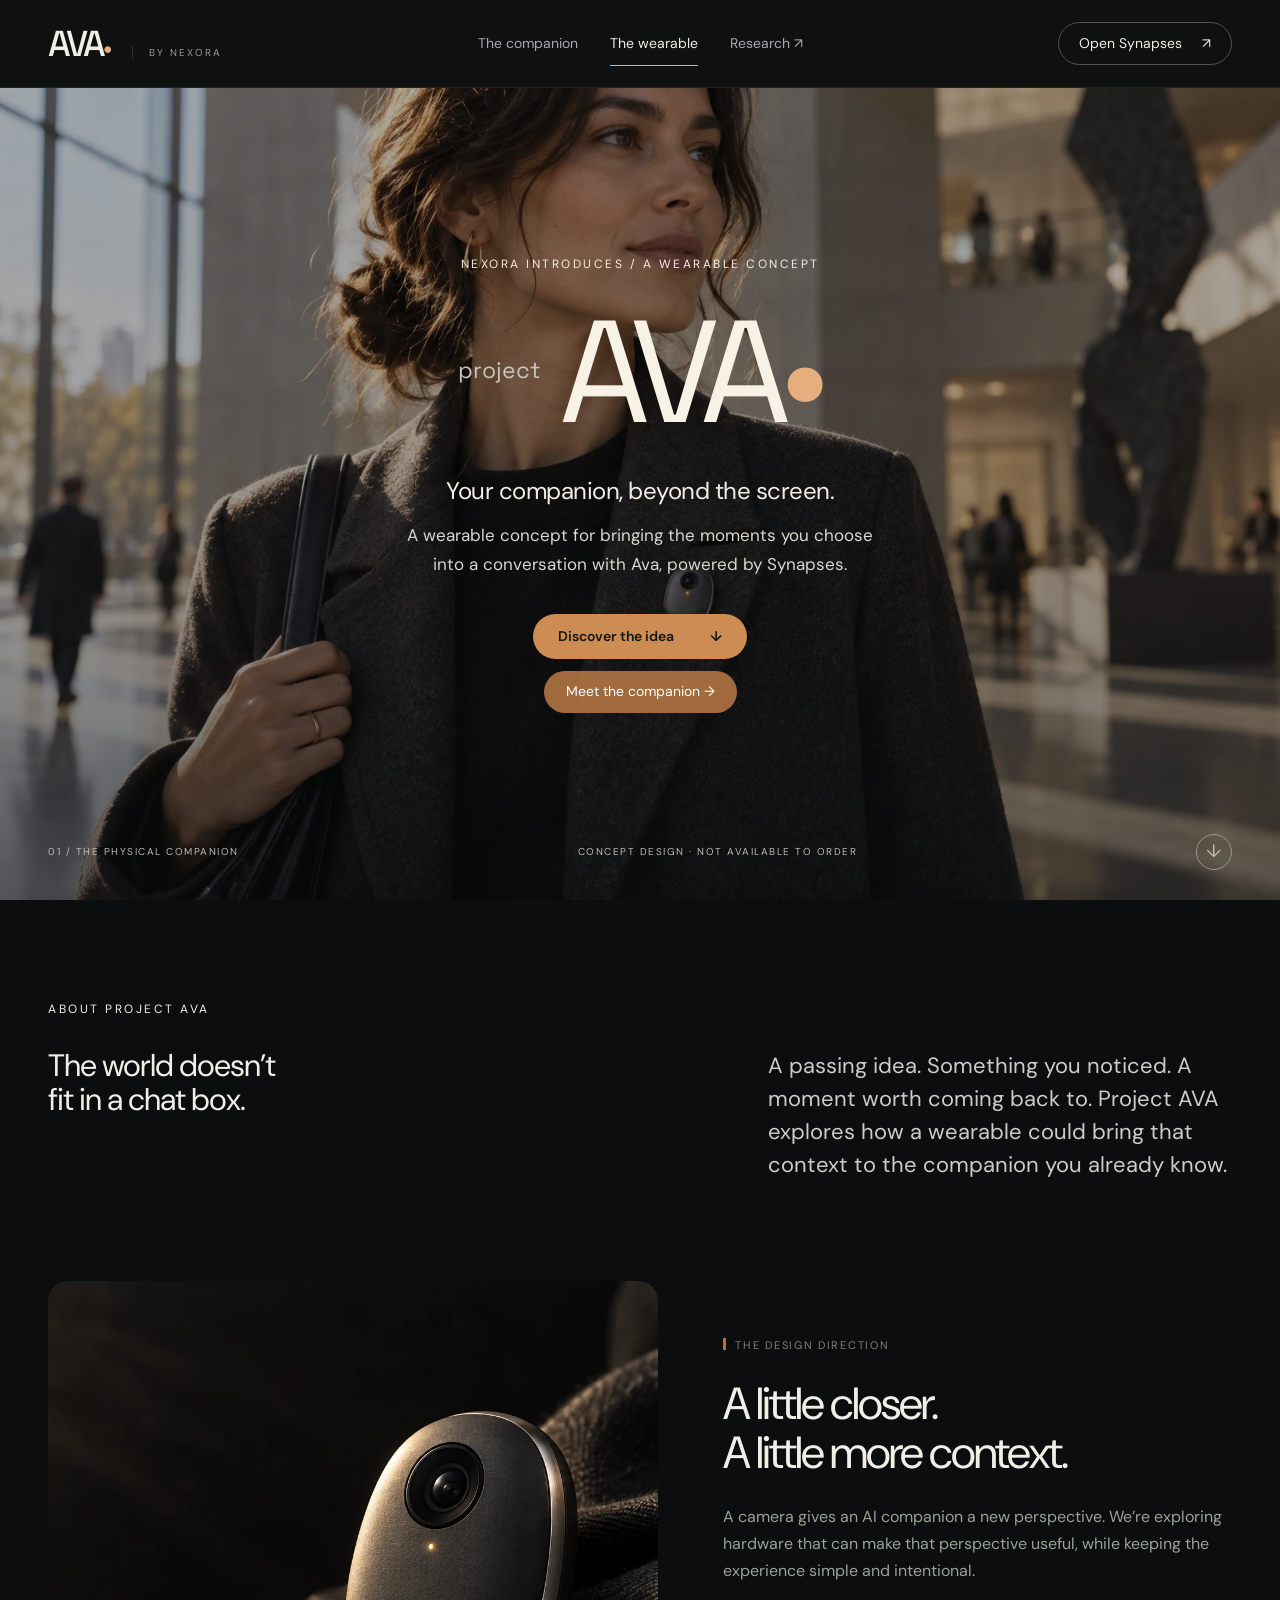
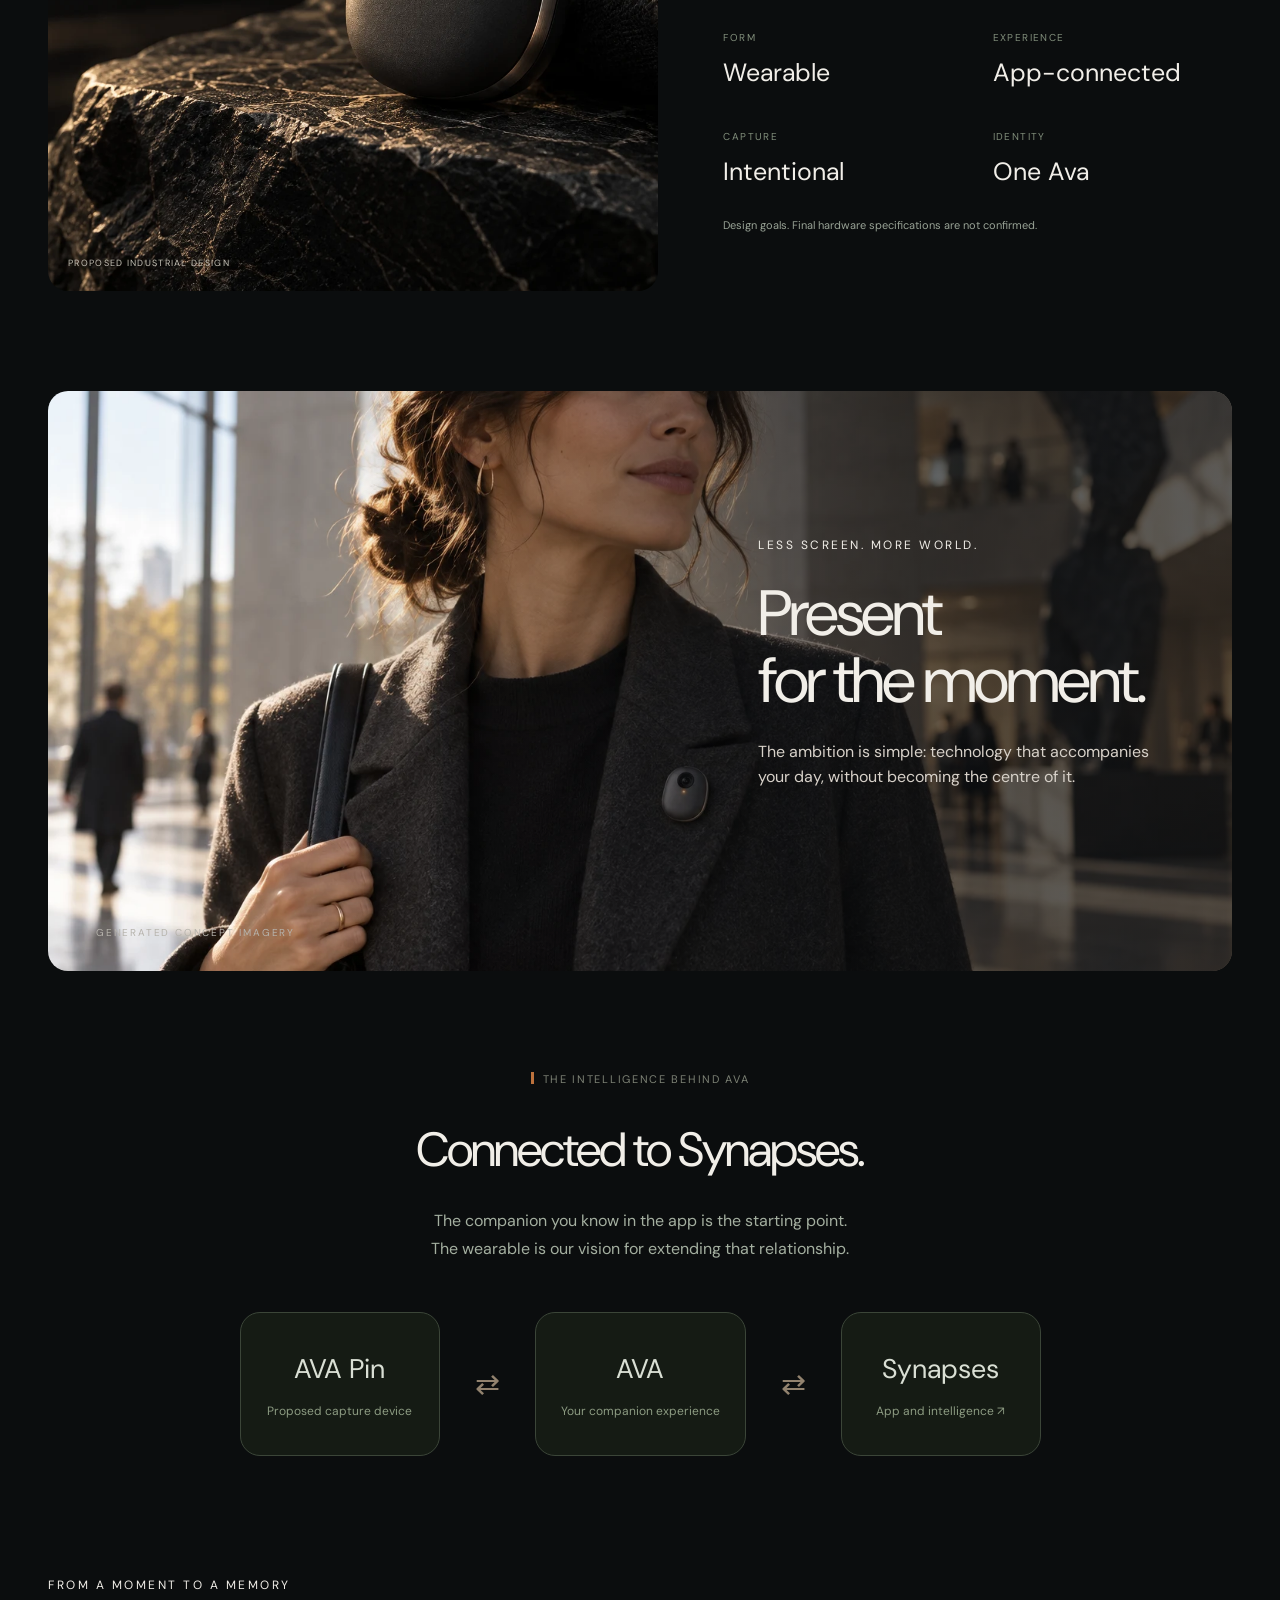
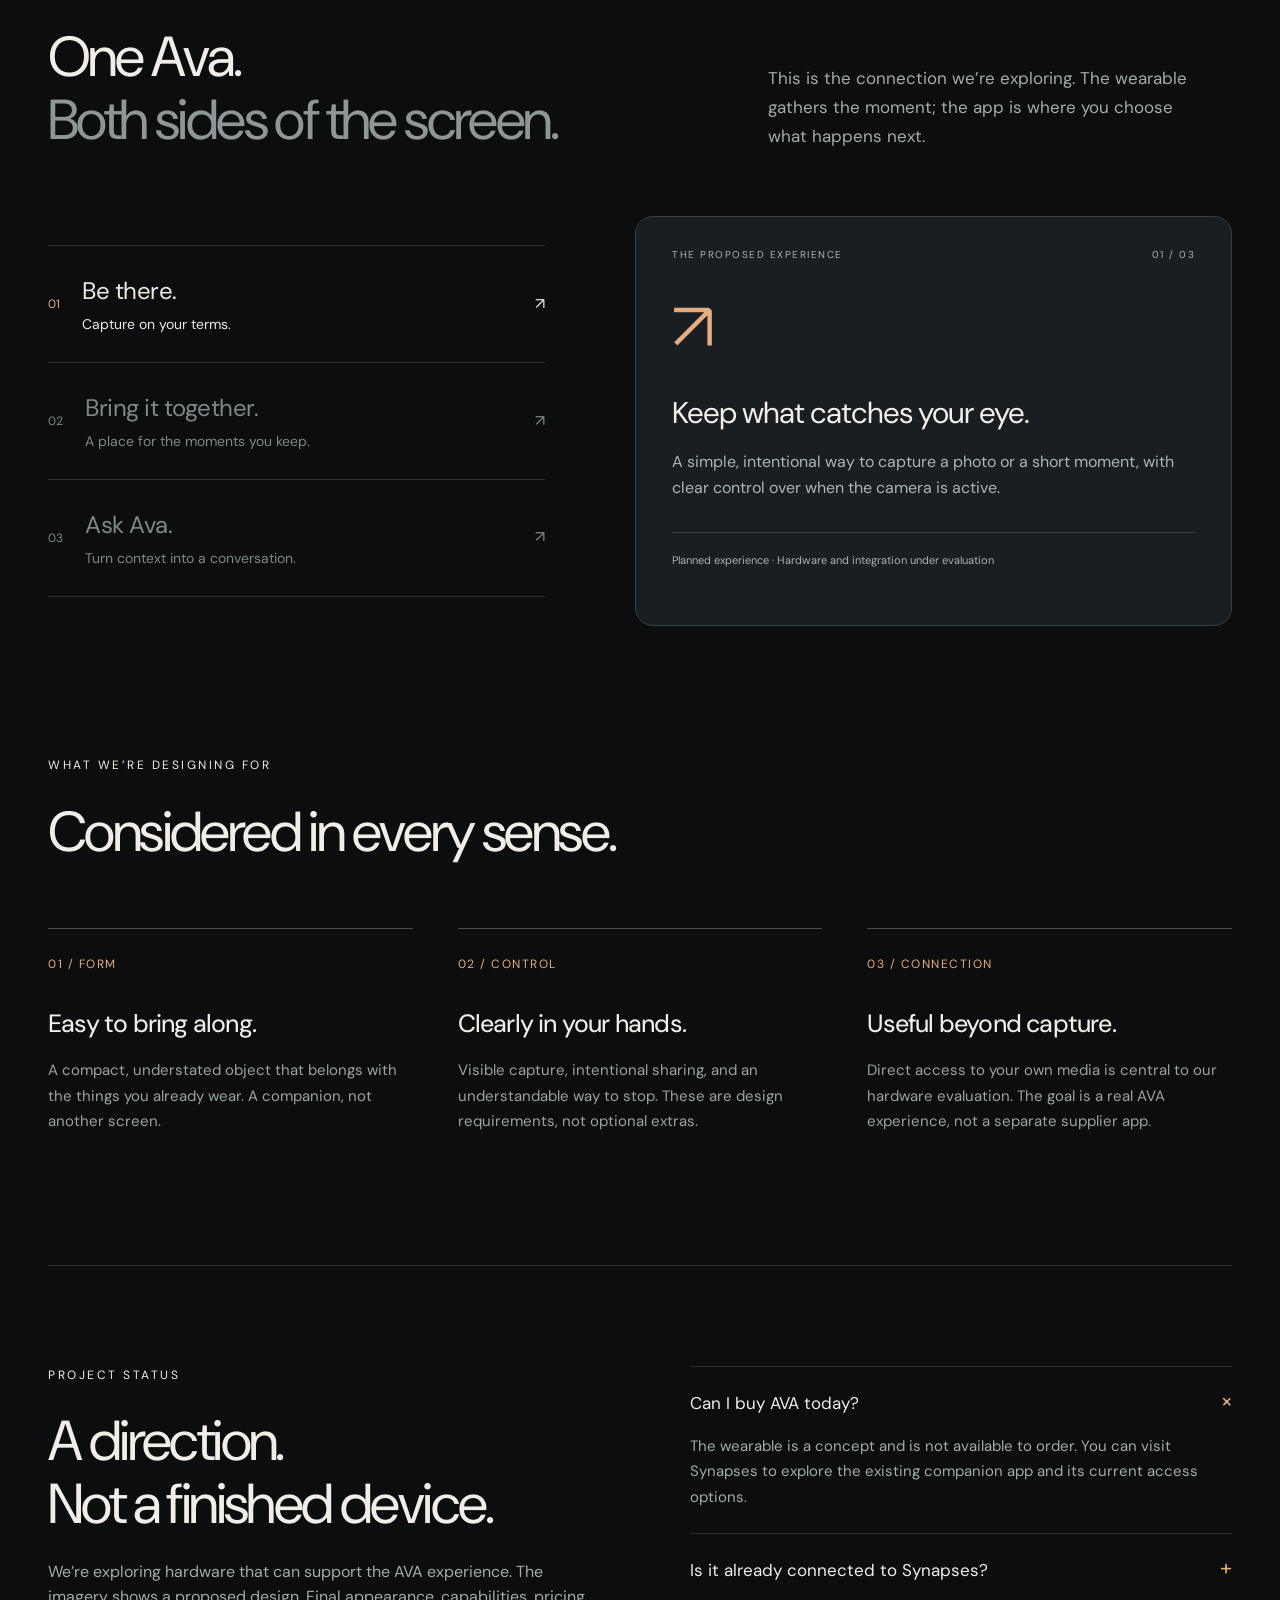
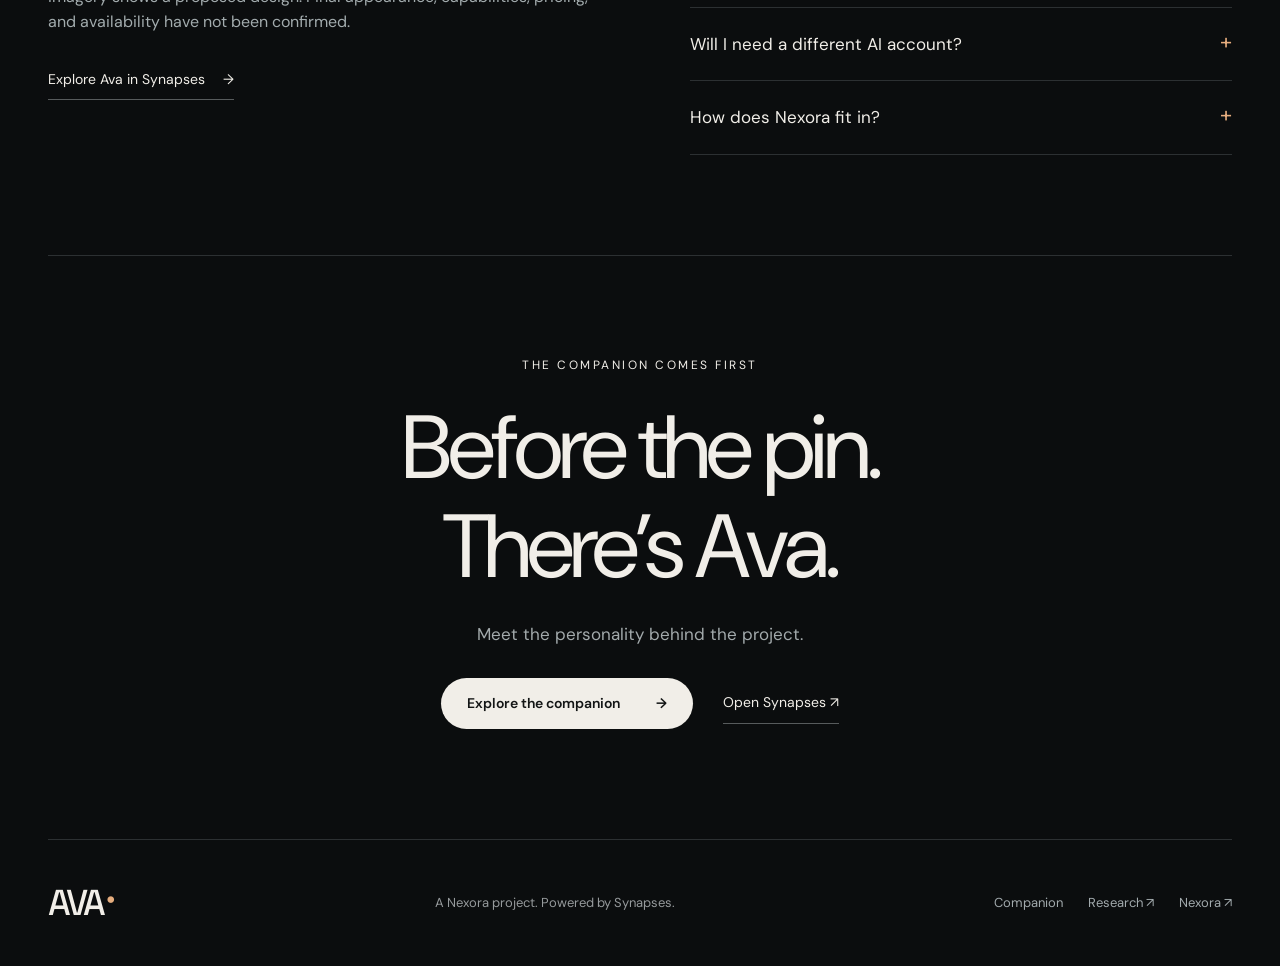
<file: pin/index.html>
<!doctype html><html lang="en"><head><meta charset="utf-8"><meta name="viewport" content="width=device-width,initial-scale=1"><title>Project AVA — Beyond the screen</title><meta name="description" content="Explore Project AVA, Nexora’s wearable companion concept, designed around a future connection with Synapses."><link rel="icon" href="data:image/svg+xml,%3Csvg xmlns='http://www.w3.org/2000/svg' viewBox='0 0 40 40'%3E%3Crect width='40' height='40' rx='12' fill='%230d0e10'/%3E%3Cpath d='M9 29L20 9l11 20M14 23h12' fill='none' stroke='%23eee9df' stroke-width='3'/%3E%3Ccircle cx='30' cy='10' r='3' fill='%23e6ab71'/%3E%3C/svg%3E"><link rel="stylesheet" href="../assets/style.css"><script src="../assets/app.js" defer></script><link rel="stylesheet" href="../assets/sections.css"><link rel="stylesheet" href="../assets/reference.css"></head><body data-page="pin" class="pin-reference"><a class="skip" href="#main">Skip to content</a><header class="site-header"><div class="brand"><a href="https://nexora.synapses.cloud/ava/" aria-label="AVA home" style="color:inherit;text-decoration:none">AVA<span class="brand-spark">•</span></a><a href="https://nexora.synapses.cloud" aria-label="Nexora store" style="color:inherit;text-decoration:none"><small>BY NEXORA</small></a></div><nav aria-label="Main navigation"><a href="https://nexora.synapses.cloud/ava/">The companion</a><a href="https://nexora.synapses.cloud/ava/pin/" aria-current="page">The wearable</a><a href="https://research.synapses.cloud/" target="_blank" rel="noopener">Research ↗</a></nav><a class="header-cta" href="https://synapses.cloud/" target="_blank" rel="noopener">Open Synapses <span>↗</span></a></header><main id="main">
<section class="pin-hero"><img class="hero-photo" src="../assets/lifestyle.webp" alt="A woman wearing the proposed AVA pin on her coat in a sunlit museum" fetchpriority="high"><div class="pin-hero-copy"><div class="eyebrow left">NEXORA INTRODUCES / A WEARABLE CONCEPT</div><div class="project-word">project <span>AVA<span class="accent">•</span></span></div><h1>Your companion, beyond the screen.</h1><p>A wearable concept for bringing the moments you choose<br>into a conversation with Ava, powered by Synapses.</p><div class="actions left"><a class="button primary" href="#vision">Discover the idea <span>↓</span></a><a class="text-link" href="https://nexora.synapses.cloud/ava/">Meet the companion →</a></div></div><div class="hero-bottom"><span>01 / THE PHYSICAL COMPANION</span><span>CONCEPT DESIGN · NOT AVAILABLE TO ORDER</span><a href="#vision" aria-label="Scroll to the AVA vision">↓</a></div></section>
<section class="intro-section wrap reveal" id="vision"><div class="eyebrow left">ABOUT PROJECT AVA</div><div class="split-copy"><h2>The world doesn’t<br>fit in a chat box.</h2><p>A passing idea. Something you noticed. A moment worth coming back to. Project AVA explores how a wearable could bring that context to the companion you already know.</p></div><div class="vision-note"><span>OUR VISION</span><p>Capture a moment. Bring it into Synapses. Continue the conversation with Ava.</p></div></section>
<section class="pin-specs wrap reveal"><div class="pin-spec-image"><img src="../assets/product.webp" loading="lazy" alt="Close view of the proposed AVA wearable camera"><span>PROPOSED INDUSTRIAL DESIGN</span></div><div class="pin-spec-copy"><span class="section-tag">THE DESIGN DIRECTION</span><h2>A little closer.<br>A little more context.</h2><p>A camera gives an AI companion a new perspective. We’re exploring hardware that can make that perspective useful, while keeping the experience simple and intentional.</p><div class="spec-grid"><div><small>FORM</small><strong>Wearable</strong></div><div><small>EXPERIENCE</small><strong>App-connected</strong></div><div><small>CAPTURE</small><strong>Intentional</strong></div><div><small>IDENTITY</small><strong>One Ava</strong></div></div><p class="fine">Design goals. Final hardware specifications are not confirmed.</p></div></section><section class="lifestyle-panel reveal"><img src="../assets/lifestyle.webp" alt="AVA wearable concept attached to a woman's coat as she visits a modern museum" loading="lazy"><div class="lifestyle-copy"><span class="eyebrow left">LESS SCREEN. MORE WORLD.</span><h2>Present<br>for the moment.</h2><p>The ambition is simple: technology that accompanies your day, without becoming the centre of it.</p></div><span class="image-caption">GENERATED CONCEPT IMAGERY</span></section>
<section class="cloud-connection wrap reveal"><span class="section-tag">THE INTELLIGENCE BEHIND AVA</span><h2>Connected to Synapses.</h2><p>The companion you know in the app is the starting point.<br>The wearable is our vision for extending that relationship.</p><div class="cloud-path"><a href="https://nexora.synapses.cloud/ava/pin/">AVA Pin<small>Proposed capture device</small></a><span aria-hidden="true">⇄</span><a href="https://nexora.synapses.cloud/ava/">AVA<small>Your companion experience</small></a><span aria-hidden="true">⇄</span><a href="https://synapses.cloud/" target="_blank" rel="noopener">Synapses<small>App and intelligence ↗</small></a></div></section><section class="wrap journey reveal" id="connection"><div class="eyebrow left">FROM A MOMENT TO A MEMORY</div><div class="split-copy"><h2>One Ava.<br><em>Both sides of the screen.</em></h2><p>This is the connection we’re exploring. The wearable gathers the moment; the app is where you choose what happens next.</p></div><div class="journey-layout"><div class="journey-tabs" role="tablist" aria-label="Explore the proposed AVA connection"><button id="step-tab-0" role="tab" aria-selected="true" aria-controls="step-panel" data-step="0"><span>01</span><div><strong>Be there.</strong><small>Capture on your terms.</small></div><b>↗</b></button><button id="step-tab-1" role="tab" aria-selected="false" aria-controls="step-panel" tabindex="-1" data-step="1"><span>02</span><div><strong>Bring it together.</strong><small>A place for the moments you keep.</small></div><b>↗</b></button><button id="step-tab-2" role="tab" aria-selected="false" aria-controls="step-panel" tabindex="-1" data-step="2"><span>03</span><div><strong>Ask Ava.</strong><small>Turn context into a conversation.</small></div><b>↗</b></button></div><div class="step-panel" id="step-panel" role="tabpanel" aria-labelledby="step-tab-0" tabindex="0"><div class="step-meta"><span>THE PROPOSED EXPERIENCE</span><span id="step-count">01 / 03</span></div><div class="step-symbol" aria-hidden="true">↗</div><h3 id="step-title">Keep what catches your eye.</h3><p id="step-copy">A simple, intentional way to capture a photo or a short moment, with clear control over when the camera is active.</p><p class="step-status">Planned experience · Hardware and integration under evaluation</p></div></div></section>
<section class="design-principles wrap reveal"><div class="eyebrow left">WHAT WE’RE DESIGNING FOR</div><h2>Considered in every sense.</h2><div class="feature-grid"><article><span class="feature-number">01 / FORM</span><h3>Easy to bring along.</h3><p>A compact, understated object that belongs with the things you already wear. A companion, not another screen.</p></article><article><span class="feature-number">02 / CONTROL</span><h3>Clearly in your hands.</h3><p>Visible capture, intentional sharing, and an understandable way to stop. These are design requirements, not optional extras.</p></article><article><span class="feature-number">03 / CONNECTION</span><h3>Useful beyond capture.</h3><p>Direct access to your own media is central to our hardware evaluation. The goal is a real AVA experience, not a separate supplier app.</p></article></div></section>
<section class="development wrap reveal" id="project"><div><span class="eyebrow left">PROJECT STATUS</span><h2>A direction.<br>Not a finished device.</h2><p>We’re exploring hardware that can support the AVA experience. The imagery shows a proposed design. Final appearance, capabilities, pricing, and availability have not been confirmed.</p><a class="text-link" href="https://nexora.synapses.cloud/ava/">Explore Ava in Synapses <span>→</span></a></div><div class="faq"><details open><summary>Can I buy AVA today?<span>+</span></summary><p>The wearable is a concept and is not available to order. You can visit Synapses to explore the existing companion app and its current access options.</p></details><details><summary>Is it already connected to Synapses?<span>+</span></summary><p>No. Wearable media transfer and the connection to Synapses still need to be developed and tested. The flow shown here describes the intended experience.</p></details><details><summary>Will I need a different AI account?<span>+</span></summary><p>Our direction is one connected AVA experience around Synapses. Account linking and final app support will depend on the hardware and integration we validate.</p></details><details><summary>How does Nexora fit in?<span>+</span></summary><p>Nexora is the technology store behind the project. AVA is its proposed flagship companion; Synapses provides the existing app experience and the foundation for its intelligence.</p></details></div></section>
<section class="closing wrap reveal"><div class="eyebrow">THE COMPANION COMES FIRST</div><h2>Before the pin.<br>There’s Ava.</h2><p>Meet the personality behind the project.</p><div class="actions"><a class="button primary" href="https://nexora.synapses.cloud/ava/">Explore the companion <span>→</span></a><a class="text-link" href="https://synapses.cloud/" target="_blank" rel="noopener">Open Synapses ↗</a></div></section></main><footer class="wrap"><a class="brand" href="https://nexora.synapses.cloud/ava/">AVA<span class="brand-spark">•</span></a><p>A Nexora project. Powered by Synapses.</p><div><a href="https://nexora.synapses.cloud/ava/">Companion</a><a href="https://research.synapses.cloud/" target="_blank" rel="noopener">Research ↗</a><a href="https://nexora.synapses.cloud/" target="_blank" rel="noopener">Nexora ↗</a></div></footer></body></html>
</file>
<file: assets/effects.css>
._miniFo_1wsv7_25 .mo-bob,._blinkOnly_1wsv7_38 .mo-eyes{animation-play-state:paused}._blinkOnly_1wsv7_38 .mo-eye>*{animation-play-state:running,paused}._blinkOnly_1wsv7_38:hover .mo-eyes,._blinkOnly_1wsv7_38:hover .mo-eye>*{animation-play-state:running}._glanceOnce_1wsv7_73 .mo-eyes{animation-iteration-count:1}._glanceOnce_1wsv7_73 .mo-eye>*{animation-iteration-count:infinite,1}@property --mo-amp{syntax:"<number>";inherits:true;initial-value:0}@property --mo-esx{syntax:"<number>";inherits:true;initial-value:1}@property --mo-esy{syntax:"<number>";inherits:true;initial-value:1}@property --mo-tilt{syntax:"<number>";inherits:true;initial-value:0}@property --mo-edy{syntax:"<number>";inherits:true;initial-value:0}@property --mo-edx{syntax:"<number>";inherits:true;initial-value:0}@property --mo-esx2{syntax:"<number>";inherits:true;initial-value:0}@property --mo-esy2{syntax:"<number>";inherits:true;initial-value:0}@property --mo-tilt2{syntax:"<number>";inherits:true;initial-value:0}@property --mo-lock{syntax:"<number>";inherits:true;initial-value:0}@property --mo-shake{syntax:"<number>";inherits:true;initial-value:0}@property --mo-bdy{syntax:"<number>";inherits:true;initial-value:0}@property --mo-msx{syntax:"<number>";inherits:true;initial-value:1}@property --mo-msy{syntax:"<number>";inherits:true;initial-value:1}@property --mo-mdy{syntax:"<number>";inherits:true;initial-value:0}@property --mo-lid{syntax:"<number>";inherits:true;initial-value:0}@property --mo-heart{syntax:"<number>";inherits:true;initial-value:0}@property --mo-lid2{syntax:"<number>";inherits:true;initial-value:0}@property --mo-zig{syntax:"<number>";inherits:true;initial-value:0}@property --mo-dash2{syntax:"<number>";inherits:true;initial-value:0}@property --mo-sweat{syntax:"<number>";inherits:true;initial-value:0}@property --mo-think{syntax:"<number>";inherits:true;initial-value:0}@property --mo-gaze{syntax:"<number>";inherits:true;initial-value:0}@property --mo-cross{syntax:"<number>";inherits:true;initial-value:0}@property --mo-spiral{syntax:"<number>";inherits:true;initial-value:0}@property --mo-grin{syntax:"<number>";inherits:true;initial-value:0}@property --mo-yawn{syntax:"<number>";inherits:true;initial-value:0}@property --mo-frown{syntax:"<number>";inherits:true;initial-value:0}@property --mo-oh{syntax:"<number>";inherits:true;initial-value:0}@property --mo-still{syntax:"<number>";inherits:true;initial-value:0}@property --mo-scan{syntax:"<number>";inherits:true;initial-value:0}@property --mo-pulse{syntax:"<number>";inherits:true;initial-value:0}@property --mo-wave{syntax:"<number>";inherits:true;initial-value:0}@property --mo-arch{syntax:"<number>";inherits:true;initial-value:0}@property --mo-bowl{syntax:"<number>";inherits:true;initial-value:0}.mo-root,.mo-breathe,.mo-bob{transform-box:view-box;transform-origin:50%}.mo-root{--mo-amp:0;--mo-rove:calc(var(--mo-amp) * (1 - var(--mo-still)));--mo-morph:calc(.4s * var(--mo-rate,1));--mo-morph-ease:ease-in-out;--mo-tp:--mo-esx, --mo-esy, --mo-tilt, --mo-edy, --mo-edx, --mo-esx2, --mo-esy2, --mo-tilt2, --mo-lock, --mo-shake, --mo-bdy, --mo-msx, --mo-msy, --mo-mdy, --mo-lid, --mo-heart, --mo-lid2, --mo-zig, --mo-dash2, --mo-sweat, --mo-think, --mo-gaze, --mo-still, --mo-scan, --mo-pulse, --mo-cross, --mo-spiral, --mo-grin, --mo-yawn, --mo-frown, --mo-oh, --mo-wave, --mo-arch, --mo-bowl;--mo-md:var(--mo-morph), var(--mo-morph), var(--mo-morph), var(--mo-morph), var(--mo-morph), var(--mo-morph), var(--mo-morph), var(--mo-morph), var(--mo-morph), var(--mo-morph), var(--mo-morph), var(--mo-morph), var(--mo-morph), var(--mo-morph), var(--mo-morph), var(--mo-morph), var(--mo-morph), var(--mo-morph), var(--mo-morph), var(--mo-morph), var(--mo-morph), var(--mo-morph), var(--mo-morph), var(--mo-morph), var(--mo-morph), var(--mo-morph), var(--mo-morph), var(--mo-morph), var(--mo-morph), var(--mo-morph), var(--mo-morph), var(--mo-morph), var(--mo-morph), var(--mo-morph);--mo-me:var(--mo-morph-ease), var(--mo-morph-ease), var(--mo-morph-ease), var(--mo-morph-ease), var(--mo-morph-ease), var(--mo-morph-ease), var(--mo-morph-ease), var(--mo-morph-ease), var(--mo-morph-ease), var(--mo-morph-ease), var(--mo-morph-ease), var(--mo-morph-ease), var(--mo-morph-ease), var(--mo-morph-ease), var(--mo-morph-ease), var(--mo-morph-ease), var(--mo-morph-ease), var(--mo-morph-ease), var(--mo-morph-ease), var(--mo-morph-ease), var(--mo-morph-ease), var(--mo-morph-ease), var(--mo-morph-ease), var(--mo-morph-ease), var(--mo-morph-ease), var(--mo-morph-ease), var(--mo-morph-ease), var(--mo-morph-ease), var(--mo-morph-ease), var(--mo-morph-ease), var(--mo-morph-ease), var(--mo-morph-ease), var(--mo-morph-ease), var(--mo-morph-ease);transition-property:--mo-amp, transform, var(--mo-tp);transition-duration:calc(.4s * var(--mo-rate,1)), calc(.16s * var(--mo-rate,1)), var(--mo-md);transition-timing-function:ease-out, cubic-bezier(.23, 1, .32, 1), var(--mo-me);animation:mo-shake calc(.112s * var(--mo-rate,1)) linear infinite}.mo-bob>g:not(.mo-eyes){fill:var(--mo-head);transition:fill var(--mo-morph) var(--mo-morph-ease)}.mo-eyes{fill:var(--mo-eye);transition:fill var(--mo-morph) var(--mo-morph-ease)}.mo-mouth{transform-box:view-box;translate:0 calc(var(--mo-mdy) * 1px);scale:var(--mo-msx) calc(var(--mo-msy) * (1 - var(--mo-zig) - var(--mo-grin) - var(--mo-yawn) - var(--mo-frown) - var(--mo-oh)));transition:fill var(--mo-morph) var(--mo-morph-ease), stroke var(--mo-morph) var(--mo-morph-ease)}.mo-mzig{transform-box:view-box;translate:0 calc(var(--mo-mdy) * 1px);scale:var(--mo-msx) var(--mo-zig);transition:stroke var(--mo-morph) var(--mo-morph-ease)}.mo-mgrin,.mo-myawn,.mo-mnotch,.mo-mfrown,.mo-moh{transform-box:view-box;transition:fill var(--mo-morph) var(--mo-morph-ease)}.mo-mgrin{scale:var(--mo-grin)}.mo-myawn,.mo-mnotch{scale:var(--mo-yawn)}.mo-mfrown{scale:var(--mo-frown)}.mo-moh{scale:var(--mo-oh)}.mo-sweat{transform-box:view-box;animation:mo-drip calc(1.7s * var(--mo-rate,1)) linear infinite}@keyframes mo-drip{0%,18%{transform:translateY(0) scale(var(--mo-sweat));opacity:1}78%{transform:translateY(calc(5px * var(--mo-sweat))) scale(var(--mo-sweat));opacity:1}92%,to{transform:translateY(calc(7.5px * var(--mo-sweat))) scale(var(--mo-sweat));opacity:0}}.mo-think{transform-box:view-box;scale:var(--mo-think);animation:mo-ponder calc(1.8s * var(--mo-rate,1)) ease-in-out infinite}@keyframes mo-ponder{0%,to{opacity:.35}50%{opacity:1}}.mo-wave{transform-box:view-box;scale:var(--mo-wave);animation:mo-signal calc(1.43s * var(--mo-rate,1)) ease-in-out infinite}.mo-bp{scale:var(--mo-wave);animation:mo-signal calc(1.43s * var(--mo-rate,1)) ease-in-out infinite;animation-delay:calc(var(--mo-sel) * -.36s * var(--mo-rate,1))}@keyframes mo-signal{0%,to{scale:var(--mo-wave) calc(var(--mo-wave) * 1.19)}50%{scale:var(--mo-wave) calc(var(--mo-wave) * .81)}}@keyframes mo-shake{0%,to{translate:calc(.62px * var(--mo-shake)) calc(-.34px * var(--mo-shake))}25%{translate:calc(-.7px * var(--mo-shake)) calc(.22px * var(--mo-shake))}50%{translate:calc(.38px * var(--mo-shake)) calc(.66px * var(--mo-shake))}75%{translate:calc(-.44px * var(--mo-shake)) calc(-.6px * var(--mo-shake))}}.mo-root.mo-expr{--mo-morph:calc(.3s * var(--mo-rate,1));--mo-morph-ease:cubic-bezier(.45, .05, .5, 1)}.mo-root:hover{--mo-amp:1;transition-duration:calc(.4s * var(--mo-rate,1)), calc(.22s * var(--mo-rate,1)), var(--mo-md);transform:translateY(-1.5px)scale(1.04)}.mo-root.mo-always{--mo-amp:1}.mo-breathe{animation-name:mo-breathe;animation-duration:calc(2.8s * var(--mo-rate,1));animation-delay:calc(var(--mo-phase,0s) * var(--mo-rate,1));animation-timing-function:ease-in-out;animation-iteration-count:infinite;animation-direction:alternate}@keyframes mo-breathe{to{transform:scaleX(calc(1 + .022 * var(--mo-amp))) scaleY(calc(1 - .018 * var(--mo-amp)))}}.mo-bob{translate:0 calc(var(--mo-bdy) * 1px);animation-name:mo-bob;animation-duration:calc(3.4s * var(--mo-rate,1));animation-delay:calc(var(--mo-bob-phase,0s) * var(--mo-rate,1));animation-timing-function:ease-in-out;animation-iteration-count:infinite;animation-direction:alternate}@keyframes mo-bob{0%{transform:translateY(0)}to{transform:translateY(calc(-1.1px * var(--mo-amp)))}}.mo-eye{transform-box:view-box;--mo-sel:calc((var(--mo-wrap,1) + 1) / 2);--mo-x:calc(var(--mo-esx) + var(--mo-esx2) * var(--mo-sel));--mo-y:calc(var(--mo-esy) + var(--mo-esy2) * var(--mo-sel));--mo-t:calc(var(--mo-tilt) + var(--mo-tilt2) * var(--mo-sel));translate:calc((var(--mo-edx) * var(--mo-wrap,1) + var(--mo-gaze)) * 1px) calc(var(--mo-edy) * 1px);rotate:calc((var(--mo-t) * var(--mo-wrap,1) - var(--mo-lean,0) * var(--mo-lock)) * 1deg);transform:rotate(calc(var(--mo-lean,0) * 1deg)) scaleX(var(--mo-x)) scaleY(var(--mo-y)) rotate(calc(var(--mo-lean,0) * -1deg));animation:mo-alternate calc(6.9s * var(--mo-rate,1)) ease-in-out infinite;animation-delay:calc(var(--mo-sel) * -3450ms * var(--mo-rate,1))}@keyframes mo-alternate{0%,to{scale:calc(1 + .196 * var(--mo-pulse)) calc(1 + .231 * var(--mo-pulse))}50%{scale:calc(1 - .196 * var(--mo-pulse)) calc(1 - .231 * var(--mo-pulse))}}.mo-eye>*{transform-box:fill-box;transform-origin:50%;animation-name:mo-blink,mo-wrap;animation-duration:calc(var(--mo-blink,4.8s) * var(--mo-rate,1)), calc(var(--mo-saccade,5.6s) * var(--mo-rate,1));animation-delay:calc(var(--mo-blink-phase,0s) * var(--mo-rate,1)), calc(var(--mo-saccade-phase,0s) * var(--mo-rate,1));animation-timing-function:linear;animation-iteration-count:infinite}.mo-part{transform-box:view-box}.mo-i,.mo-hp,.mo-lp,.mo-dp,.mo-xp,.mo-sp,.mo-ap,.mo-bp,.mo-wp{transform-box:fill-box;transform-origin:50%}.mo-i{scale:calc(1 - var(--mo-heart) - var(--mo-cross) - var(--mo-spiral) - var(--mo-arch) - var(--mo-bowl) - var(--mo-wave) - var(--mo-dash2) * var(--mo-sel))}.mo-xp{scale:var(--mo-cross)}.mo-sp{scale:var(--mo-spiral);animation:mo-spin calc(4.2s * var(--mo-rate,1)) linear infinite}@keyframes mo-spin{to{rotate:360deg}}.mo-ap{scale:var(--mo-arch)}.mo-wp{scale:var(--mo-bowl)}.mo-hp{scale:var(--mo-heart)}.mo-dp{scale:calc(var(--mo-dash2) * var(--mo-sel))}.mo-lp{transform-origin:top;scale:1 calc(var(--mo-lid) + var(--mo-lid2) * var(--mo-sel));transition:fill var(--mo-morph) var(--mo-morph-ease)}@keyframes mo-blink{0%,97.2%{transform:rotate(calc(var(--mo-lean,0) * 1deg)) scaleY(1) rotate(calc(var(--mo-lean,0) * -1deg));animation-timing-function:ease-in}98.6%{transform:rotate(calc(var(--mo-lean,0) * 1deg)) scaleY(calc(1 - .92 * var(--mo-rove))) rotate(calc(var(--mo-lean,0) * -1deg));animation-timing-function:ease-out}to{transform:rotate(calc(var(--mo-lean,0) * 1deg)) scaleY(1) rotate(calc(var(--mo-lean,0) * -1deg))}}.mo-eyes{animation-name:mo-saccade,mo-scan;animation-duration:calc(var(--mo-saccade,5.6s) * var(--mo-rate,1)), calc(6s * var(--mo-rate,1));animation-delay:calc(var(--mo-saccade-phase,0s) * var(--mo-rate,1)), 0s;animation-timing-function:linear,ease-in-out;animation-iteration-count:infinite}@keyframes mo-scan{0%,5%{transform:translate(0)}12.5%,17.5%{transform:translate(calc(-2px * var(--mo-scan)), calc(-.45px * var(--mo-scan)));animation-timing-function:linear}41.7%,45%{transform:translate(calc(2px * var(--mo-scan)), calc(-.45px * var(--mo-scan)))}50%,53.3%{transform:translate(calc(-2px * var(--mo-scan)), calc(.45px * var(--mo-scan)));animation-timing-function:linear}77.5%,81.7%{transform:translate(calc(2px * var(--mo-scan)), calc(.45px * var(--mo-scan)))}91.7%,to{transform:translate(0)}}@keyframes mo-saccade{0%,15%{translate:0}16.5%,31%{translate:calc(-.8px * var(--mo-look-x,1.4) * var(--mo-rove)) calc(-.9px * var(--mo-look-y,1.1) * var(--mo-rove))}32.5%,47%{translate:calc(1px * var(--mo-look-x,1.4) * var(--mo-rove)) calc(.1px * var(--mo-look-y,1.1) * var(--mo-rove))}48.5%,63%{translate:calc(-.15px * var(--mo-look-x,1.4) * var(--mo-rove)) calc(.85px * var(--mo-look-y,1.1) * var(--mo-rove))}64.5%,79%{translate:calc(.75px * var(--mo-look-x,1.4) * var(--mo-rove)) calc(-.8px * var(--mo-look-y,1.1) * var(--mo-rove))}80.5%,98.5%{translate:calc(-1px * var(--mo-look-x,1.4) * var(--mo-rove)) calc(-.15px * var(--mo-look-y,1.1) * var(--mo-rove))}to{translate:0}}@keyframes mo-wrap{0%,15%{rotate:0deg;scale:1}16.5%,31%{scale:calc(1 - .0176 * var(--mo-look-mx,1.4) * var(--mo-rove) + .008 * var(--mo-look-x,1.4) * var(--mo-wrap,1) * var(--mo-rove)) calc(1 - .027 * var(--mo-look-my,1.1) * var(--mo-rove));rotate:calc(.648deg * var(--mo-look-x,1.4) * var(--mo-look-y,1.1) * var(--mo-wrap,1) * var(--mo-rove))}32.5%,47%{scale:calc(1 - .022 * var(--mo-look-mx,1.4) * var(--mo-rove) - .01 * var(--mo-look-x,1.4) * var(--mo-wrap,1) * var(--mo-rove)) calc(1 - .003 * var(--mo-look-my,1.1) * var(--mo-rove));rotate:calc(.09deg * var(--mo-look-x,1.4) * var(--mo-look-y,1.1) * var(--mo-wrap,1) * var(--mo-rove))}48.5%,63%{scale:calc(1 - .0033 * var(--mo-look-mx,1.4) * var(--mo-rove) + .0015 * var(--mo-look-x,1.4) * var(--mo-wrap,1) * var(--mo-rove)) calc(1 - .0255 * var(--mo-look-my,1.1) * var(--mo-rove));rotate:calc(-.115deg * var(--mo-look-x,1.4) * var(--mo-look-y,1.1) * var(--mo-wrap,1) * var(--mo-rove))}64.5%,79%{scale:calc(1 - .0165 * var(--mo-look-mx,1.4) * var(--mo-rove) - .0075 * var(--mo-look-x,1.4) * var(--mo-wrap,1) * var(--mo-rove)) calc(1 - .024 * var(--mo-look-my,1.1) * var(--mo-rove));rotate:calc(-.54deg * var(--mo-look-x,1.4) * var(--mo-look-y,1.1) * var(--mo-wrap,1) * var(--mo-rove))}80.5%,98.5%{scale:calc(1 - .022 * var(--mo-look-mx,1.4) * var(--mo-rove) + .01 * var(--mo-look-x,1.4) * var(--mo-wrap,1) * var(--mo-rove)) calc(1 - .0045 * var(--mo-look-my,1.1) * var(--mo-rove));rotate:calc(.135deg * var(--mo-look-x,1.4) * var(--mo-look-y,1.1) * var(--mo-wrap,1) * var(--mo-rove))}to{rotate:0deg;scale:1}}@media not ((hover:hover) and (pointer:fine)){.mo-root:hover{--mo-amp:0;transform:none}.mo-root.mo-always{--mo-amp:1}.mo-root:not(.mo-always),.mo-root:not(.mo-always) *{animation-play-state:paused}}.mo-slow{--mo-rate:5}@media (prefers-reduced-motion:reduce){.mo-root,.mo-breathe,.mo-bob,.mo-eyes,.mo-eye,.mo-eye>*,.mo-lp,.mo-mouth,.mo-mzig,.mo-mgrin,.mo-myawn,.mo-mnotch,.mo-mfrown,.mo-moh,.mo-sweat,.mo-think,.mo-wave,.mo-bp,.mo-sp{transition:none;animation:none}.mo-bob>g:not(.mo-eyes){transition:none}.mo-sweat{transform:scale(var(--mo-sweat))}}._composer_516e5_1{view-transition-name:agent-builder}._suggestions_516e5_5{view-transition-name:agent-builder-suggestions}@keyframes _suggestions-enter_516e5_1{0%{opacity:0;transform:scale(.98)}}@keyframes _suggestions-exit_516e5_1{to{opacity:0}}::view-transition-group(root){animation-duration:1ms}::view-transition-group(agent-builder){animation-duration:.22s;animation-timing-function:var(--ease-reveal)}::view-transition-group(agent-builder-suggestions){animation-duration:.22s;animation-timing-function:var(--ease-strong)}::view-transition-new(agent-builder-suggestions){animation:_suggestions-enter_516e5_1 .16s var(--ease-strong) 60ms both;transform-origin:top}::view-transition-old(agent-builder-suggestions){animation:_suggestions-exit_516e5_1 .1s var(--ease-strong) both}@media (prefers-reduced-motion:reduce){::view-transition-group(root){animation-duration:1ms}::view-transition-group(agent-builder){animation-duration:1ms}::view-transition-group(agent-builder-suggestions){animation-duration:1ms}::view-transition-new(agent-builder-suggestions){animation:none}::view-transition-old(agent-builder-suggestions){animation:none}}._pill_gojrf_4{--gift-wash:#ffdfb5;--gift-ink:#8f3900;background-color:var(--gift-wash);color:var(--gift-ink)}[data-theme=dark] ._pill_gojrf_4{--gift-tint:#ef5f00;--gift-ink:#ffc08a;--gift-wash:color-mix(in oklab, var(--gift-tint) 22%, var(--card))}@media (hover:hover) and (pointer:fine){._pill_gojrf_4:hover{background-color:color-mix(in oklab, var(--gift-wash), var(--gift-ink) 12%)}}._label_1jk06_4{isolation:isolate;border:.5px solid var(--plan-chip-cool-edge);color:var(--plan-chip-ink);text-shadow:0 1px 3px var(--plan-chip-ink-shadow);background:0 0/100% 100% no-repeat;position:relative;overflow:hidden}._label_1jk06_4:after{content:"";z-index:-1;border-radius:inherit;mix-blend-mode:screen;opacity:.9;pointer-events:none;background:url(./plan-chip-texture-DJnUBbeQ.png) 50%/cover;position:absolute;inset:0}._mini_1jk06_27{color:var(--sidebar-foreground)}._fo_1jk06_31{min-width:calc(var(--spacing) * 9);border-color:var(--plan-chip-warm-edge);filter:var(--plan-chip-shadow);background-image:url("data:image/svg+xml,%3csvg%20viewBox='0%200%2036%2020'%20xmlns='http://www.w3.org/2000/svg'%20preserveAspectRatio='none'%3e%3crect%20x='0'%20y='0'%20height='100%25'%20width='100%25'%20fill='url(%23grad)'%20opacity='1'/%3e%3cdefs%3e%3cradialGradient%20id='grad'%20gradientUnits='userSpaceOnUse'%20cx='0'%20cy='0'%20r='10'%20gradientTransform='matrix(19.002%2030.021%20-59.668%2043.836%20-92.769%20-215.21)'%3e%3cstop%20stop-color='rgba(108,104,93,0.81)'%20offset='0.025059'/%3e%3cstop%20stop-color='rgba(104,99,85,0.81)'%20offset='0.060639'/%3e%3cstop%20stop-color='rgba(138,135,128,0.815)'%20offset='0.087859'/%3e%3cstop%20stop-color='rgba(172,172,171,0.82)'%20offset='0.11508'/%3e%3cstop%20stop-color='rgba(144,142,134,0.73)'%20offset='0.14502'/%3e%3cstop%20stop-color='rgba(116,111,98,0.64)'%20offset='0.17497'/%3e%3cstop%20stop-color='rgba(147,144,133,0.75)'%20offset='0.20285'/%3e%3cstop%20stop-color='rgba(178,176,169,0.86)'%20offset='0.23073'/%3e%3cstop%20stop-color='rgba(197,195,190,0.83)'%20offset='0.33451'/%3e%3cstop%20stop-color='rgba(162,158,148,0.795)'%20offset='0.43705'/%3e%3cstop%20stop-color='rgba(127,122,107,0.76)'%20offset='0.53959'/%3e%3cstop%20stop-color='rgba(137,133,122,0.76548)'%20offset='0.6'/%3e%3cstop%20stop-color='rgba(157,153,140,0.87)'%20offset='0.60793'/%3e%3cstop%20stop-color='rgba(201,198,189,0.84)'%20offset='0.64132'/%3e%3cstop%20stop-color='rgba(244,243,238,0.81)'%20offset='0.6747'/%3e%3cstop%20stop-color='rgba(238,236,230,0.85)'%20offset='0.68083'/%3e%3cstop%20stop-color='rgba(183,179,169,0.795)'%20offset='0.71451'/%3e%3cstop%20stop-color='rgba(155,151,138,0.7675)'%20offset='0.73135'/%3e%3cstop%20stop-color='rgba(127,122,108,0.74)'%20offset='0.74819'/%3e%3cstop%20stop-color='rgba(111,105,90,0.83)'%20offset='0.78813'/%3e%3cstop%20stop-color='rgba(125,120,108,0.8)'%20offset='0.83607'/%3e%3cstop%20stop-color='rgba(154,150,139,0.795)'%20offset='0.86112'/%3e%3cstop%20stop-color='rgba(183,180,171,0.79)'%20offset='0.88616'/%3e%3cstop%20stop-color='rgba(242,240,234,0.78)'%20offset='0.93624'/%3e%3cstop%20stop-color='rgba(207,204,196,0.755)'%20offset='0.95327'/%3e%3cstop%20stop-color='rgba(171,167,157,0.73)'%20offset='0.9703'/%3e%3cstop%20stop-color='rgba(183,181,173,0.79)'%20offset='0.98831'/%3e%3c/radialGradient%3e%3c/defs%3e%3c/svg%3e")}._pro_1jk06_38{background-image:url("data:image/svg+xml,%3csvg%20viewBox='0%200%2036%2020'%20xmlns='http://www.w3.org/2000/svg'%20preserveAspectRatio='none'%3e%3crect%20x='0'%20y='0'%20height='100%25'%20width='100%25'%20fill='url(%23grad)'%20opacity='1'/%3e%3cdefs%3e%3cradialGradient%20id='grad'%20gradientUnits='userSpaceOnUse'%20cx='0'%20cy='0'%20r='10'%20gradientTransform='matrix(19.002%2030.021%20-59.668%2043.836%20-92.769%20-215.21)'%3e%3cstop%20stop-color='rgba(89,96,106,0.81)'%20offset='0.025059'/%3e%3cstop%20stop-color='rgba(85,91,105,0.81)'%20offset='0.060639'/%3e%3cstop%20stop-color='rgba(131,134,141,0.815)'%20offset='0.087859'/%3e%3cstop%20stop-color='rgba(176,176,176,0.82)'%20offset='0.11508'/%3e%3cstop%20stop-color='rgba(136,139,146,0.73)'%20offset='0.14502'/%3e%3cstop%20stop-color='rgba(95,101,115,0.64)'%20offset='0.17497'/%3e%3cstop%20stop-color='rgba(132,136,147,0.75)'%20offset='0.20285'/%3e%3cstop%20stop-color='rgba(169,171,179,0.86)'%20offset='0.23073'/%3e%3cstop%20stop-color='rgba(182,185,192,0.83)'%20offset='0.33451'/%3e%3cstop%20stop-color='rgba(140,146,154,0.795)'%20offset='0.43705'/%3e%3cstop%20stop-color='rgba(98,107,116,0.76)'%20offset='0.53959'/%3e%3cstop%20stop-color='rgba(114,122,130,0.76548)'%20offset='0.6'/%3e%3cstop%20stop-color='rgba(142,149,157,0.87)'%20offset='0.60793'/%3e%3cstop%20stop-color='rgba(192,196,201,0.84)'%20offset='0.64132'/%3e%3cstop%20stop-color='rgba(242,243,245,0.81)'%20offset='0.6747'/%3e%3cstop%20stop-color='rgba(239,239,241,0.85)'%20offset='0.68083'/%3e%3cstop%20stop-color='rgba(172,176,182,0.795)'%20offset='0.71451'/%3e%3cstop%20stop-color='rgba(139,144,152,0.7675)'%20offset='0.73135'/%3e%3cstop%20stop-color='rgba(105,112,122,0.74)'%20offset='0.74819'/%3e%3cstop%20stop-color='rgba(87,93,107,0.83)'%20offset='0.78813'/%3e%3cstop%20stop-color='rgba(99,106,116,0.8)'%20offset='0.83607'/%3e%3cstop%20stop-color='rgba(135,140,148,0.795)'%20offset='0.86112'/%3e%3cstop%20stop-color='rgba(170,174,180,0.79)'%20offset='0.88616'/%3e%3cstop%20stop-color='rgba(206,207,211,0.785)'%20offset='0.9112'/%3e%3cstop%20stop-color='rgba(241,241,243,0.78)'%20offset='0.93624'/%3e%3cstop%20stop-color='rgba(196,198,203,0.755)'%20offset='0.95327'/%3e%3cstop%20stop-color='rgba(151,154,163,0.73)'%20offset='0.9703'/%3e%3cstop%20stop-color='rgba(177,179,185,0.79)'%20offset='0.98831'/%3e%3c/radialGradient%3e%3c/defs%3e%3c/svg%3e")}._ent_1jk06_42,._ogPlus_1jk06_43{border-color:var(--plan-chip-ent-edge);filter:var(--plan-chip-shadow);background-image:url("data:image/svg+xml,%3csvg%20viewBox='0%200%2030%2020'%20xmlns='http://www.w3.org/2000/svg'%20preserveAspectRatio='none'%3e%3crect%20x='0'%20y='0'%20height='100%25'%20width='100%25'%20fill='url(%23grad)'%20opacity='1'/%3e%3cdefs%3e%3cradialGradient%20id='grad'%20gradientUnits='userSpaceOnUse'%20cx='0'%20cy='0'%20r='10'%20gradientTransform='matrix(14.407%2027.313%20-48.07%2051.423%20-56.044%20-124.69)'%3e%3cstop%20stop-color='rgba(0,0,0,0.81)'%20offset='0.025059'/%3e%3cstop%20stop-color='rgba(6,6,6,0.81)'%20offset='0.060639'/%3e%3cstop%20stop-color='rgba(17,17,17,0.8125)'%20offset='0.074249'/%3e%3cstop%20stop-color='rgba(27,27,27,0.815)'%20offset='0.087859'/%3e%3cstop%20stop-color='rgba(49,49,49,0.82)'%20offset='0.11508'/%3e%3cstop%20stop-color='rgba(48,48,48,0.64)'%20offset='0.17497'/%3e%3cstop%20stop-color='rgba(44,44,44,0.86)'%20offset='0.23073'/%3e%3cstop%20stop-color='rgba(67,67,67,0.845)'%20offset='0.28262'/%3e%3cstop%20stop-color='rgba(90,90,90,0.83)'%20offset='0.33451'/%3e%3cstop%20stop-color='rgba(90,90,90,0.81)'%20offset='0.41486'/%3e%3cstop%20stop-color='rgba(56,56,56,0.905)'%20offset='0.48243'/%3e%3cstop%20stop-color='rgba(39,39,39,0.9525)'%20offset='0.51621'/%3e%3cstop%20stop-color='rgba(21,21,21,1)'%20offset='0.55'/%3e%3cstop%20stop-color='rgba(35,35,35,0.935)'%20offset='0.57897'/%3e%3cstop%20stop-color='rgba(48,48,48,0.87)'%20offset='0.60793'/%3e%3cstop%20stop-color='rgba(71,71,71,0.86)'%20offset='0.64438'/%3e%3cstop%20stop-color='rgba(94,94,94,0.85)'%20offset='0.68083'/%3e%3cstop%20stop-color='rgba(68,68,68,0.795)'%20offset='0.71451'/%3e%3cstop%20stop-color='rgba(42,42,42,0.74)'%20offset='0.74819'/%3e%3cstop%20stop-color='rgba(54,54,54,0.83)'%20offset='0.78813'/%3e%3cstop%20stop-color='rgba(27,27,27,0.815)'%20offset='0.8121'/%3e%3cstop%20stop-color='rgba(14,14,14,0.8075)'%20offset='0.82409'/%3e%3cstop%20stop-color='rgba(0,0,0,0.8)'%20offset='0.83607'/%3e%3cstop%20stop-color='rgba(11,11,11,0.7975)'%20offset='0.8486'/%3e%3cstop%20stop-color='rgba(23,23,23,0.795)'%20offset='0.86112'/%3e%3cstop%20stop-color='rgba(45,45,45,0.79)'%20offset='0.88616'/%3e%3cstop%20stop-color='rgba(68,68,68,0.785)'%20offset='0.9112'/%3e%3cstop%20stop-color='rgba(91,91,91,0.78)'%20offset='0.93624'/%3e%3cstop%20stop-color='rgba(66,66,66,0.755)'%20offset='0.95327'/%3e%3cstop%20stop-color='rgba(41,41,41,0.73)'%20offset='0.9703'/%3e%3cstop%20stop-color='rgba(65,65,65,0.79)'%20offset='0.98831'/%3e%3c/radialGradient%3e%3c/defs%3e%3c/svg%3e")}._ogPlus_1jk06_43{background-image:url("data:image/svg+xml,%3csvg%20viewBox='0%200%2063%2020'%20xmlns='http://www.w3.org/2000/svg'%20preserveAspectRatio='none'%3e%3crect%20x='0'%20y='0'%20height='100%25'%20width='100%25'%20fill='url(%23grad)'%20opacity='1'/%3e%3cdefs%3e%3cradialGradient%20id='grad'%20gradientUnits='userSpaceOnUse'%20cx='0'%20cy='0'%20r='10'%20gradientTransform='matrix(30.254%2027.313%20-100.95%2051.423%20-117.69%20-124.69)'%3e%3cstop%20stop-color='rgba(0,0,0,0.81)'%20offset='0.025059'/%3e%3cstop%20stop-color='rgba(6,6,6,0.81)'%20offset='0.060639'/%3e%3cstop%20stop-color='rgba(17,17,17,0.8125)'%20offset='0.074249'/%3e%3cstop%20stop-color='rgba(27,27,27,0.815)'%20offset='0.087859'/%3e%3cstop%20stop-color='rgba(49,49,49,0.82)'%20offset='0.11508'/%3e%3cstop%20stop-color='rgba(48,48,48,0.64)'%20offset='0.17497'/%3e%3cstop%20stop-color='rgba(44,44,44,0.86)'%20offset='0.23073'/%3e%3cstop%20stop-color='rgba(67,67,67,0.845)'%20offset='0.28262'/%3e%3cstop%20stop-color='rgba(90,90,90,0.83)'%20offset='0.33451'/%3e%3cstop%20stop-color='rgba(90,90,90,0.81)'%20offset='0.41486'/%3e%3cstop%20stop-color='rgba(56,56,56,0.905)'%20offset='0.48243'/%3e%3cstop%20stop-color='rgba(39,39,39,0.9525)'%20offset='0.51621'/%3e%3cstop%20stop-color='rgba(21,21,21,1)'%20offset='0.55'/%3e%3cstop%20stop-color='rgba(35,35,35,0.935)'%20offset='0.57897'/%3e%3cstop%20stop-color='rgba(48,48,48,0.87)'%20offset='0.60793'/%3e%3cstop%20stop-color='rgba(71,71,71,0.86)'%20offset='0.64438'/%3e%3cstop%20stop-color='rgba(94,94,94,0.85)'%20offset='0.68083'/%3e%3cstop%20stop-color='rgba(68,68,68,0.795)'%20offset='0.71451'/%3e%3cstop%20stop-color='rgba(42,42,42,0.74)'%20offset='0.74819'/%3e%3cstop%20stop-color='rgba(54,54,54,0.83)'%20offset='0.78813'/%3e%3cstop%20stop-color='rgba(27,27,27,0.815)'%20offset='0.8121'/%3e%3cstop%20stop-color='rgba(14,14,14,0.8075)'%20offset='0.82409'/%3e%3cstop%20stop-color='rgba(0,0,0,0.8)'%20offset='0.83607'/%3e%3cstop%20stop-color='rgba(11,11,11,0.7975)'%20offset='0.8486'/%3e%3cstop%20stop-color='rgba(23,23,23,0.795)'%20offset='0.86112'/%3e%3cstop%20stop-color='rgba(45,45,45,0.79)'%20offset='0.88616'/%3e%3cstop%20stop-color='rgba(68,68,68,0.785)'%20offset='0.9112'/%3e%3cstop%20stop-color='rgba(91,91,91,0.78)'%20offset='0.93624'/%3e%3cstop%20stop-color='rgba(66,66,66,0.755)'%20offset='0.95327'/%3e%3cstop%20stop-color='rgba(41,41,41,0.73)'%20offset='0.9703'/%3e%3cstop%20stop-color='rgba(65,65,65,0.79)'%20offset='0.98831'/%3e%3c/radialGradient%3e%3c/defs%3e%3c/svg%3e")}._ent_1jk06_42:before,._ogPlus_1jk06_43:before{content:"";z-index:-1;border-radius:inherit;background:var(--plan-chip-ent-shade);mix-blend-mode:multiply;pointer-events:none;position:absolute;inset:0}._ent_1jk06_42:after,._ogPlus_1jk06_43:after{opacity:.2}._introOverlay_1f2ns_5{transition:opacity 1.2s cubic-bezier(.22,1,.36,1),visibility 1.2s cubic-bezier(.22,1,.36,1)}._introOverlay_1f2ns_5._done_1f2ns_12{opacity:0;visibility:hidden;pointer-events:none}._introStage_1f2ns_17{transition:opacity 1.4s cubic-bezier(.22,1,.36,1)}._introOverlay_1f2ns_5._fading_1f2ns_20 ._introStage_1f2ns_17{opacity:0}._introWord_1f2ns_23{opacity:0;transition:opacity 1.1s cubic-bezier(.22,1,.36,1),transform 1.1s cubic-bezier(.22,1,.36,1);transform:translateY(12px)}._introWord_1f2ns_23._show_1f2ns_30{opacity:1;transform:translateY(0)}._wPixel_1f2ns_36{transform-box:fill-box;transform-origin:50%;opacity:0;animation:_pxDrop_1f2ns_1 .55s var(--drop-delay) cubic-bezier(.34, 1.56, .64, 1) forwards, _pxBreath_1f2ns_1 var(--breath-duration) var(--breath-delay) ease-in-out infinite}@keyframes _pxDrop_1f2ns_1{0%{opacity:0;transform:translateY(-16px)scale(.4)}65%{transform:translateY(3px)scale(1.12)}82%{transform:translateY(-2px)scale(.96)}to{opacity:1;transform:translateY(0)scale(1)}}@keyframes _pxBreath_1f2ns_1{0%,to{opacity:.72}50%{opacity:1}}._gmail_1ou8s_10{--gmail-chrome:#f6f8fc;--gmail-chrome-border:#e8eaed;--gmail-row-border:#f1f3f4;--gmail-card-border:#dadce0;--gmail-overflow-border:#e0e0e0;--gmail-ink:#202124;--gmail-ink-2:#3c4043;--gmail-ink-muted:#5f6368;--gmail-blue:#4285f4;--gmail-green:#34a853;--gmail-event-blue-bg:#d2e3fc;--gmail-event-blue-ink:#1a73e8;--gmail-event-red-bg:#fce8e6;--gmail-event-red-ink:#d93025;--gmail-event-green-bg:#ceead6;--gmail-event-green-ink:#137333}._oliveInk_1ou8s_32{color:color-mix(in oklab, var(--color-olive) 72%, var(--foreground))}._foAvatar_1ou8s_35{background:linear-gradient(135deg, var(--primary) 0%, color-mix(in oklab, var(--primary) 78%, var(--card)) 100%)}._flywheelStep_1ou8s_42{color:color-mix(in oklab, var(--primary) 78%, var(--card))}._fadeIn_1ou8s_47{opacity:0;animation:_teamFadeIn_1ou8s_1 1s var(--fade-delay,0s) ease forwards;transform:translateY(30px)}@keyframes _teamFadeIn_1ou8s_1{to{opacity:1;transform:translateY(0)}}._aboutPanel_1ou8s_60{animation:.3s forwards _slideDown_1ou8s_1}@keyframes _slideDown_1ou8s_1{0%{opacity:0;max-height:0}to{opacity:1;max-height:200px}}._rowPulse_1ou8s_75{animation:2s ease-in-out infinite _gmailPulse_1ou8s_1}@keyframes _gmailPulse_1ou8s_1{0%,to{background-color:color-mix(in oklab, var(--primary) 6%, transparent)}50%{background-color:color-mix(in oklab, var(--primary) 15%, transparent)}}._overflowCard_1ou8s_89{animation:.35s cubic-bezier(.34,1.56,.64,1) forwards _overflowCardDrop_1ou8s_1}@keyframes _overflowCardDrop_1ou8s_1{0%{opacity:0;filter:blur(2px);margin-top:-30px}60%{opacity:1;filter:blur();margin-top:4px}to{opacity:1;filter:blur();margin-top:0}}._emailBody_1ou8s_112{white-space:pre-wrap}@media (width<=768px){._emailBody_1ou8s_112{padding:20px 16px;font-size:13px}}._shimmer_12403_1{position:relative;overflow:hidden}._shimmer_12403_1:after{content:"";border-radius:inherit;background:linear-gradient(90deg, transparent, color-mix(in oklab, var(--color-foreground) 8%, transparent), transparent);pointer-events:none;animation:1.6s ease-in-out infinite _shimmer_12403_1;position:absolute;inset:0;transform:translate(-100%)}@keyframes _shimmer_12403_1{0%{transform:translate(-100%)}to{transform:translate(100%)}}@media (prefers-reduced-motion:reduce){._shimmer_12403_1:after{animation:none}}._wrapper_ik8ks_2{container-type:inline-size}._compact_ik8ks_2,._expanded_ik8ks_2{grid-template-columns:auto 1fr auto}._compact_ik8ks_2{grid-template-areas:"prefix input suffix"}._expanded_ik8ks_2{grid-template-areas:"input input input""prefix.suffix"}[data-suggest-position=top]._compact_ik8ks_2{grid-template-areas:"suggest suggest suggest""prefix input suffix"}[data-suggest-position=top]._expanded_ik8ks_2{grid-template-areas:"suggest suggest suggest""input input input""prefix.suffix"}[data-suggest-position=bottom]._compact_ik8ks_2{grid-template-areas:"prefix input suffix""suggest suggest suggest"}[data-suggest-position=bottom]._expanded_ik8ks_2{grid-template-areas:"input input input""prefix.suffix""suggest suggest suggest"}[data-attachments]._compact_ik8ks_2{grid-template-areas:"attach attach attach""prefix input suffix"}[data-attachments]._expanded_ik8ks_2{grid-template-areas:"attach attach attach""input input input""prefix.suffix"}[data-attachments][data-suggest-position=top]._compact_ik8ks_2{grid-template-areas:"suggest suggest suggest""attach attach attach""prefix input suffix"}[data-attachments][data-suggest-position=top]._expanded_ik8ks_2{grid-template-areas:"suggest suggest suggest""attach attach attach""input input input""prefix.suffix"}[data-attachments][data-suggest-position=bottom]._compact_ik8ks_2{grid-template-areas:"attach attach attach""prefix input suffix""suggest suggest suggest"}[data-attachments][data-suggest-position=bottom]._expanded_ik8ks_2{grid-template-areas:"attach attach attach""input input input""prefix.suffix""suggest suggest suggest"}._liveRing_ik8ks_2{border-radius:inherit;opacity:calc(.35 + .65 * var(--live-intensity,0));transition:opacity .12s linear;position:absolute;inset:0;overflow:hidden}._liveRingSpinner_ik8ks_2{aspect-ratio:1;background:conic-gradient(from 0deg, transparent 0deg, var(--primary) 40deg, transparent 110deg, transparent 250deg, var(--primary) 300deg, transparent 360deg);width:140%;animation:3.2s linear infinite _composer-live-spin_ik8ks_1;position:absolute;top:50%;left:50%;translate:-50% -50%}._liveRingMask_ik8ks_2{border-radius:inherit;background:var(--muted);position:absolute;inset:1.5px}@keyframes _composer-live-spin_ik8ks_1{to{rotate:360deg}}@media (prefers-reduced-motion:reduce){._liveRingSpinner_ik8ks_2{animation:none}}@keyframes _composer-live-pulse_ik8ks_1{0%,to{opacity:.35;transform:scale(.85)}50%{opacity:1;transform:scale(1)}}._livePulse_ik8ks_2{animation:1.4s cubic-bezier(.37,0,.63,1) infinite _composer-live-pulse_ik8ks_1}@media (prefers-reduced-motion:reduce){._livePulse_ik8ks_2{opacity:.7;animation:none}}._areaAttach_ik8ks_2{grid-area:attach}._areaInput_ik8ks_2{grid-area:input}._areaPrefix_ik8ks_2{grid-area:prefix}._areaSuffix_ik8ks_2{grid-area:suffix}._areaSuggest_ik8ks_2{grid-area:suggest}@container (width<=24rem){._compact_ik8ks_2{grid-template-areas:"input input input""prefix.suffix"}[data-suggest-position=top]._compact_ik8ks_2{grid-template-areas:"suggest suggest suggest""input input input""prefix.suffix"}[data-suggest-position=bottom]._compact_ik8ks_2{grid-template-areas:"input input input""prefix.suffix""suggest suggest suggest"}[data-attachments]._compact_ik8ks_2{grid-template-areas:"attach attach attach""input input input""prefix.suffix"}[data-attachments][data-suggest-position=top]._compact_ik8ks_2{grid-template-areas:"suggest suggest suggest""attach attach attach""input input input""prefix.suffix"}[data-attachments][data-suggest-position=bottom]._compact_ik8ks_2{grid-template-areas:"attach attach attach""input input input""prefix.suffix""suggest suggest suggest"}}._pixelCluster_1shxf_1{pointer-events:none;position:absolute;inset:0;overflow:visible}._pixel_1shxf_1{--pixel-x:0;--pixel-y:0;opacity:0;width:.25rem;height:.25rem;animation:.52s cubic-bezier(.23,1,.32,1) both _pixel-burst_1shxf_1;position:absolute;top:50%;left:.5rem}._pixel_1shxf_1:first-child{--pixel-x:-1.5rem;--pixel-y:-1.75rem}._pixel_1shxf_1:nth-child(2){--pixel-x:-.5rem;--pixel-y:-2.25rem;animation-delay:20ms}._pixel_1shxf_1:nth-child(3){--pixel-x:.75rem;--pixel-y:-2rem;animation-delay:40ms}._pixel_1shxf_1:nth-child(4){--pixel-x:1.75rem;--pixel-y:-1.25rem;animation-delay:60ms}._pixel_1shxf_1:nth-child(5){--pixel-x:2rem;--pixel-y:0;animation-delay:80ms}._pixel_1shxf_1:nth-child(6){--pixel-x:1.5rem;--pixel-y:1.25rem;animation-delay:.1s}._pixel_1shxf_1:nth-child(7){--pixel-x:.5rem;--pixel-y:1.75rem;animation-delay:80ms}._pixel_1shxf_1:nth-child(8){--pixel-x:-.75rem;--pixel-y:1.5rem;animation-delay:60ms}._pixel_1shxf_1:nth-child(9){--pixel-x:-1.75rem;--pixel-y:.75rem;animation-delay:40ms}._pixel_1shxf_1:nth-child(10){--pixel-x:-2rem;--pixel-y:-.5rem;animation-delay:20ms}._pixel_1shxf_1:nth-child(11){--pixel-x:.25rem;--pixel-y:-1.25rem;animation-delay:50ms}._pixel_1shxf_1:nth-child(12){--pixel-x:.75rem;--pixel-y:.75rem;animation-delay:70ms}@keyframes _pixel-burst_1shxf_1{0%{opacity:0;transform:translateY(-50%)scale(.75)}15%{opacity:1}70%{opacity:1;transform:translate(var(--pixel-x), var(--pixel-y)) scale(1)}to{opacity:0;transform:translate(var(--pixel-x), var(--pixel-y)) scale(.9)}}@media (prefers-reduced-motion:reduce){._pixelCluster_1shxf_1{display:none}}._wave_by166_10 span{height:var(--bar-h);transform-origin:50%}._wave_by166_10 span[data-clip-bar="0"]{--bar-h:6px;--bar-i:0}._wave_by166_10 span[data-clip-bar="1"]{--bar-h:12px;--bar-i:1}._wave_by166_10 span[data-clip-bar="2"]{--bar-h:8px;--bar-i:2}._wave_by166_10 span[data-clip-bar="3"]{--bar-h:12px;--bar-i:3}._wave_by166_10 span[data-clip-bar="4"]{--bar-h:12px;--bar-i:4}._wave_by166_10 span[data-clip-bar="5"]{--bar-h:8px;--bar-i:5}._wave_by166_10 span[data-clip-bar="6"]{--bar-h:18px;--bar-i:6}._wave_by166_10 span[data-clip-bar="7"]{--bar-h:12px;--bar-i:7}._wave_by166_10 span[data-clip-bar="8"]{--bar-h:8px;--bar-i:8}._wave_by166_10 span[data-clip-bar="9"]{--bar-h:10px;--bar-i:9}._wave_by166_10 span[data-clip-bar="10"]{--bar-h:8px;--bar-i:10}._wave_by166_10 span[data-clip-bar="11"]{--bar-h:12px;--bar-i:11}._wave_by166_10 span[data-clip-bar="12"]{--bar-h:8px;--bar-i:12}._wave_by166_10 span[data-clip-bar="13"]{--bar-h:6px;--bar-i:13}._wave_by166_10 span[data-clip-bar="14"]{--bar-h:12px;--bar-i:14}._wave_by166_10 span[data-clip-bar="15"]{--bar-h:12px;--bar-i:15}._wave_by166_10 span[data-clip-bar="16"]{--bar-h:16px;--bar-i:16}._wave_by166_10 span[data-clip-bar="17"]{--bar-h:10px;--bar-i:17}[data-clip-playing] ._wave_by166_10 span{animation:1.6s ease-in-out infinite _meetFoClipWave_by166_1;animation-delay:calc(var(--bar-i) * -47ms)}@keyframes _meetFoClipWave_by166_1{0%,to{transform:scaleY(1)}20%{transform:scaleY(1.7)}45%{transform:scaleY(.45)}70%{transform:scaleY(1.35)}}@media (prefers-reduced-motion:reduce){[data-clip-playing] ._wave_by166_10 span{animation:none}}._checkPop_1oypk_1{opacity:0;transition:opacity .2s ease-out,transform .2s ease-out;display:block;transform:scale(.4)}[data-scene-dock][data-active] ._checkPop_1oypk_1{opacity:1;transition:opacity .22s ease-out .42s,transform .42s cubic-bezier(.34,1.56,.64,1) .42s;transform:none}@media (prefers-reduced-motion:reduce){._checkPop_1oypk_1{transition:opacity .2s ease-out;transform:none}[data-scene-dock][data-active] ._checkPop_1oypk_1{transition:opacity .2s ease-out}}._wave_1ef03_1 span{transform-origin:50%;transform:scaleY(.6)}._wave_1ef03_1 span[data-wave-bar="0"]{--bar-h:8px;--bar-i:0}._wave_1ef03_1 span[data-wave-bar="1"]{--bar-h:16px;--bar-i:1}._wave_1ef03_1 span[data-wave-bar="2"]{--bar-h:11px;--bar-i:2}._wave_1ef03_1 span[data-wave-bar="3"]{--bar-h:24px;--bar-i:3}._wave_1ef03_1 span[data-wave-bar="4"]{--bar-h:16px;--bar-i:4}._wave_1ef03_1 span[data-wave-bar="5"]{--bar-h:22px;--bar-i:5}._wave_1ef03_1 span[data-wave-bar="6"]{--bar-h:11px;--bar-i:6}._wave_1ef03_1 span[data-wave-bar="7"]{--bar-h:14px;--bar-i:7}._wave_1ef03_1 span[data-wave-bar="8"]{--bar-h:8px;--bar-i:8}._wave_1ef03_1 span[data-wave-bar="9"]{--bar-h:16px;--bar-i:9}._wave_1ef03_1 span[data-wave-bar="10"]{--bar-h:11px;--bar-i:10}._wave_1ef03_1 span[data-wave-bar="11"]{--bar-h:24px;--bar-i:11}._wave_1ef03_1 span[data-wave-bar="12"]{--bar-h:16px;--bar-i:12}._wave_1ef03_1 span[data-wave-bar="13"]{--bar-h:22px;--bar-i:13}._wave_1ef03_1 span[data-wave-bar="14"]{--bar-h:11px;--bar-i:14}._wave_1ef03_1 span[data-wave-bar="15"]{--bar-h:14px;--bar-i:15}._wave_1ef03_1 span[data-wave-bar="16"]{--bar-h:8px;--bar-i:16}._wave_1ef03_1 span[data-wave-bar="17"]{--bar-h:16px;--bar-i:17}._wave_1ef03_1 span[data-wave-bar="18"]{--bar-h:11px;--bar-i:18}._wave_1ef03_1 span[data-wave-bar="19"]{--bar-h:24px;--bar-i:19}._wave_1ef03_1 span[data-wave-bar="20"]{--bar-h:16px;--bar-i:20}._wave_1ef03_1 span[data-wave-bar="21"]{--bar-h:22px;--bar-i:21}._wave_1ef03_1 span[data-wave-bar="22"]{--bar-h:11px;--bar-i:22}._wave_1ef03_1 span[data-wave-bar="23"]{--bar-h:14px;--bar-i:23}._wave_1ef03_1 span[data-wave-bar="24"]{--bar-h:8px;--bar-i:24}._wave_1ef03_1 span[data-wave-bar="25"]{--bar-h:16px;--bar-i:25}._wave_1ef03_1 span[data-wave-bar="26"]{--bar-h:11px;--bar-i:26}._wave_1ef03_1 span[data-wave-bar="27"]{--bar-h:24px;--bar-i:27}._wave_1ef03_1 span[data-wave-bar="28"]{--bar-h:16px;--bar-i:28}._wave_1ef03_1 span[data-wave-bar="29"]{--bar-h:22px;--bar-i:29}._wave_1ef03_1 span[data-wave-bar="30"]{--bar-h:11px;--bar-i:30}._wave_1ef03_1 span[data-wave-bar="31"]{--bar-h:14px;--bar-i:31}._wave_1ef03_1 span{height:var(--bar-h)}[data-scene-dock][data-active] ._wave_1ef03_1 span{animation:2s ease-in-out infinite _callsWave_1ef03_1;animation-delay:calc(var(--bar-i) * -31ms)}@media (width<=640px){._wave_1ef03_1 span{height:calc(var(--bar-h) * .7)}}@keyframes _callsWave_1ef03_1{0%{transform:scaleY(1.18)}12.5%{transform:scaleY(2.19)}25%{transform:scaleY(1.36)}37.5%{transform:scaleY(.4)}50%{transform:scaleY(.4)}62.5%{transform:scaleY(1.32)}75%{transform:scaleY(1.35)}87.5%{transform:scaleY(.99)}to{transform:scaleY(1.18)}}@media (prefers-reduced-motion:reduce){[data-scene-dock][data-active] ._wave_1ef03_1 span{animation:none;transform:scaleY(1)}}._flightOption_1ubil_1{opacity:0;transition:opacity .2s ease-out,transform .2s ease-out,background-color .2s ease-out,box-shadow .2s ease-out;transform:translateY(10px)}[data-scene-dock][data-active] ._flightOption_1ubil_1{opacity:1;transform:none}[data-scene-dock][data-active] ._flightOption_1ubil_1[data-row-index="0"]{transition-delay:.18s}[data-scene-dock][data-active] ._flightOption_1ubil_1[data-row-index="1"]{transition-delay:.26s}[data-scene-dock][data-active] ._flightOption_1ubil_1[data-row-index="2"]{transition-delay:.34s}[data-scene-dock][data-active] ._flightOption_1ubil_1[data-picked]{background-color:color-mix(in srgb, var(--foyer-signal-good-fill) 30%, transparent);box-shadow:inset 0 0 0 1px var(--foyer-signal-good-line)}[data-scene-dock][data-active] ._flightOption_1ubil_1[data-row-index="0"][data-picked]{transition-delay:.18s,.18s,1.1s,1.1s}[data-scene-dock][data-active] ._flightOption_1ubil_1[data-row-index="1"][data-picked]{transition-delay:.26s,.26s,1.1s,1.1s}[data-scene-dock][data-active] ._flightOption_1ubil_1[data-row-index="2"][data-picked]{transition-delay:.34s,.34s,1.1s,1.1s}@media (prefers-reduced-motion:reduce){._flightOption_1ubil_1{transition:opacity .2s ease-out,background-color .2s ease-out,box-shadow .2s ease-out;transform:none}}._bouquetMain_1qiuq_1{opacity:0;transition:opacity .2s ease-out,transform .2s ease-out;transform:translateY(14px)scale(.92)}[data-scene-dock][data-active] ._bouquetMain_1qiuq_1{opacity:1;transition:opacity .3s ease-out .14s,transform .52s cubic-bezier(.23,1,.32,1) .14s;transform:none}._bouquetSide_1qiuq_17{opacity:0;transition:opacity .2s ease-out,transform .2s ease-out}._bouquetSide_1qiuq_17[data-side=left]{transform:translate(28px)scale(.9)}._bouquetSide_1qiuq_17[data-side=right]{transform:translate(-28px)scale(.9)}[data-scene-dock][data-active] ._bouquetSide_1qiuq_17{opacity:.4;transition:opacity .36s ease-out .32s,transform .52s cubic-bezier(.23,1,.32,1) .32s;transform:none}._deliveryPhoto_1qiuq_40{opacity:0;transition:opacity .2s ease-out,transform .2s ease-out}._deliveryPhoto_1qiuq_40[data-delivery-photo=porch]{transform:translateY(22px)rotate(-1.8125deg)scale(.9)}._deliveryPhoto_1qiuq_40[data-delivery-photo=bouquet]{transform:translateY(22px)rotate(1.41deg)scale(.9)}[data-scene-dock][data-active] ._deliveryPhoto_1qiuq_40[data-delivery-photo=porch]{opacity:1;transition:opacity .26s ease-out .16s,transform .56s cubic-bezier(.34,1.56,.64,1) .16s;transform:rotate(-7.25deg)}[data-scene-dock][data-active] ._deliveryPhoto_1qiuq_40[data-delivery-photo=bouquet]{opacity:1;transition:opacity .26s ease-out .29s,transform .56s cubic-bezier(.34,1.56,.64,1) .29s;transform:rotate(5.64deg)}@media (prefers-reduced-motion:reduce){._bouquetMain_1qiuq_1,._bouquetSide_1qiuq_17{transition:opacity .2s ease-out;transform:none}._bouquetSide_1qiuq_17[data-side=left],._bouquetSide_1qiuq_17[data-side=right]{transform:none}[data-scene-dock][data-active] ._bouquetMain_1qiuq_1,[data-scene-dock][data-active] ._bouquetSide_1qiuq_17{transition:opacity .2s ease-out}._deliveryPhoto_1qiuq_40[data-delivery-photo=porch]{transition:opacity .2s ease-out;transform:rotate(-7.25deg)}._deliveryPhoto_1qiuq_40[data-delivery-photo=bouquet]{transition:opacity .2s ease-out;transform:rotate(5.64deg)}[data-scene-dock][data-active] ._deliveryPhoto_1qiuq_40[data-delivery-photo=porch],[data-scene-dock][data-active] ._deliveryPhoto_1qiuq_40[data-delivery-photo=bouquet]{transition:opacity .2s ease-out}}._caption_1xqu7_1{pointer-events:none}._caption_1xqu7_1 p{opacity:0;transition:opacity .24s ease-out,transform .24s ease-out;transform:translateY(12px)}._caption_1xqu7_1[data-passed] p{transform:translateY(-12px)}._caption_1xqu7_1[data-active] p{opacity:1;transition:opacity .48s cubic-bezier(.23,1,.32,1) .14s,transform .48s cubic-bezier(.23,1,.32,1) .14s;transform:none}._caption_1xqu7_1[data-active] p+p{transition-delay:.21s}._dock_1xqu7_29{opacity:0;transition:opacity .22s ease-out,transform .22s ease-out;transform:translate(-50%,16px)scale(.97)}._dock_1xqu7_29[data-active]{opacity:1;transition:opacity .42s cubic-bezier(.23,1,.32,1) .14s,transform .56s cubic-bezier(.23,1,.32,1) .14s;transform:translate(-50%)}._glass_1xqu7_45{width:var(--glass-w,0px);height:var(--glass-h,0px);border-radius:var(--glass-r,16px);background:var(--foyer-overlay-white-glass);-webkit-backdrop-filter:blur(11px);backdrop-filter:blur(11px);opacity:0;transition:width .52s cubic-bezier(.77,0,.175,1),height .52s cubic-bezier(.77,0,.175,1),border-radius .52s cubic-bezier(.77,0,.175,1),opacity .2s ease-out;position:absolute;bottom:0;left:50%;transform:translate(-50%)}._glass_1xqu7_45[data-on]{opacity:1;transition:width .52s cubic-bezier(.77,0,.175,1),height .52s cubic-bezier(.77,0,.175,1),border-radius .52s cubic-bezier(.77,0,.175,1),opacity .3s ease-out .12s}@media (prefers-reduced-motion:reduce){._caption_1xqu7_1 p,._caption_1xqu7_1[data-passed] p,._caption_1xqu7_1[data-active] p,._caption_1xqu7_1[data-active] p+p{transition:opacity .2s ease-out;transform:none}._dock_1xqu7_29,._dock_1xqu7_29[data-active]{transition:opacity .2s ease-out;transform:translate(-50%)}}._coin_16yhs_6{--half-depth:.3125rem;transform-style:preserve-3d;position:relative}._ply_16yhs_13{backface-visibility:hidden;position:absolute;inset:0}._front_16yhs_19{transform:translateZ(var(--half-depth))}._back_16yhs_23{transform:translateZ(calc(var(--half-depth) * -1)) rotateY(180deg)}._sheenWindow_16yhs_31{pointer-events:none;transform:translateZ(calc(var(--half-depth) + 1px));backface-visibility:hidden;border-radius:50%;position:absolute;inset:7.5%;overflow:hidden}._sheenGlow_16yhs_43{background:radial-gradient(circle, color-mix(in oklab, var(--coin-sheen) 65%, transparent), transparent 68%);filter:blur(6px);border-radius:50%;width:85%;height:85%;position:absolute;top:0;left:0}._rim_16yhs_63{top:7.5%;left:calc(50% - var(--half-depth) + 1px);height:85%;width:calc(var(--half-depth) * 2 - 2px);border-radius:var(--half-depth);background:linear-gradient(to right, var(--coin-rim), var(--coin-glow) 50%, var(--coin-rim));position:absolute;transform:rotateY(90deg)}._panel_1fzd1_18{background:var(--wajo-paper);border:1px solid var(--wajo-border);border-radius:18px;padding:24px 28px}._panelDense_1fzd1_30{padding-top:14px;padding-bottom:14px}._panelTitle_1fzd1_35{font-family:var(--wajo-sans);letter-spacing:-.012em;color:var(--wajo-text);margin:0;font-size:22px;font-weight:400;line-height:1.2}._panelMeta_1fzd1_45{font-family:var(--wajo-mono);color:var(--wajo-text-3);white-space:nowrap;text-overflow:ellipsis;margin-top:4px;font-size:11px;overflow:hidden}._panelTitleRowInline_1fzd1_66{align-items:baseline;gap:18px;min-width:0;display:flex}._panelTitleRowInline_1fzd1_66 ._panelTitle_1fzd1_35{flex-shrink:0}._panelMetaInline_1fzd1_77{flex:auto;min-width:0;margin-top:0}._panelHeader_1fzd1_83{justify-content:space-between;align-items:center;gap:16px;margin-bottom:4px;display:flex}._panelHeaderActions_1fzd1_95{flex-shrink:0;align-items:center;gap:18px;display:flex}._panelBody_1fzd1_105{flex-direction:column;gap:20px;margin-top:20px;display:flex}._panelBody_1fzd1_105:first-child{margin-top:0}._field_1fzd1_5{flex-direction:column;gap:8px;display:flex}._fieldLabel_1fzd1_131{font-family:var(--wajo-mono);letter-spacing:.1em;text-transform:uppercase;color:var(--wajo-text-3);font-size:10px;font-weight:500}._fieldHint_1fzd1_140{color:var(--wajo-text-3);margin:0;font-size:12px;line-height:1.55}._fieldCount_1fzd1_147{opacity:.55;margin-left:6px}._switch_1fzd1_154{flex-shrink:0;width:30px;height:18px;display:inline-block;position:relative}._switch_1fzd1_154 input{opacity:0;width:0;height:0;position:absolute}._switchTrack_1fzd1_169{background:var(--wajo-overlay-thin);cursor:pointer;transition:background .25s var(--wajo-ease);border-radius:10px;position:absolute;inset:0}._switchTrack_1fzd1_169:after{content:"";background:var(--wajo-paper);width:14px;height:14px;transition:transform .25s var(--wajo-ease);border-radius:50%;position:absolute;top:2px;left:2px;box-shadow:0 1px 2px #00000026}._switch_1fzd1_154 input:checked+._switchTrack_1fzd1_169{background:var(--wajo-text)}._switch_1fzd1_154 input:checked+._switchTrack_1fzd1_169:after{transform:translate(12px)}._switch_1fzd1_154 input:disabled+._switchTrack_1fzd1_169{opacity:.4;cursor:not-allowed}._switchRow_1fzd1_204{justify-content:space-between;align-items:flex-start;gap:16px;display:flex}._switchRowBody_1fzd1_211{min-width:0}._switchRowTitle_1fzd1_215{color:var(--wajo-text);font-size:14px;font-weight:500;line-height:1.35}._switchRowHint_1fzd1_222{color:var(--wajo-text-3);margin-top:4px;font-size:12px;line-height:1.55}._switchRowHint_1fzd1_222 code{font-family:var(--wajo-mono);background:var(--wajo-overlay-faint);border-radius:3px;padding:1px 5px;font-size:11px}._switchGroup_1fzd1_237{background:var(--wajo-cream);border:1px solid var(--wajo-border);border-radius:12px;flex-direction:column;gap:16px;padding:18px 20px;display:flex}._switchGroupNote_1fzd1_247{color:var(--wajo-text-3);margin:0;font-size:11px}._btn_1fzd1_255{font-family:var(--wajo-sans);letter-spacing:-.005em;cursor:pointer;transition:background .2s var(--wajo-ease), border-color .2s var(--wajo-ease), color .2s var(--wajo-ease), transform .25s var(--wajo-ease), box-shadow .25s var(--wajo-ease);border:1px solid #0000;border-radius:8px;justify-content:center;align-items:center;gap:6px;padding:10px 18px;font-size:13px;font-weight:600;display:inline-flex}._btn_1fzd1_255:disabled{cursor:not-allowed;opacity:.5}._btnPrimary_1fzd1_280{background:var(--wajo-text);color:var(--wajo-paper);border-color:var(--wajo-text)}._btnPrimary_1fzd1_280:not(:disabled):hover{transform:translateY(-1px);box-shadow:0 6px 16px -8px #1116}._btnPrimary_1fzd1_280:not(:disabled):active{transform:translateY(0)}._btnSecondary_1fzd1_295{background:var(--wajo-paper);color:var(--wajo-text);border-color:var(--wajo-border)}._btnSecondary_1fzd1_295:not(:disabled):hover{border-color:var(--wajo-overlay-medium)}._btnGhost_1fzd1_305{color:var(--wajo-text-2);background:0 0;border-color:#0000}._btnGhost_1fzd1_305:not(:disabled):hover{background:var(--wajo-overlay-faint);color:var(--wajo-text)}._btnDanger_1fzd1_316{background:var(--wajo-paper);color:var(--wajo-danger-ink);border-color:var(--wajo-danger-border-3)}._btnDanger_1fzd1_316:not(:disabled):hover{background:var(--wajo-danger-bg-hover);border-color:var(--wajo-danger-border-5)}._btnSmall_1fzd1_327{padding:7px 12px;font-size:12px}._btnIcon_1fzd1_332{border-radius:6px;width:28px;height:28px;padding:0;font-size:14px;line-height:1}._tabs_1fzd1_343{border-bottom:1px solid var(--wajo-border);scrollbar-width:thin;gap:0;display:flex;overflow:auto hidden}._tab_1fzd1_343{white-space:nowrap;font-family:var(--wajo-sans);color:var(--wajo-text-3);cursor:pointer;transition:color .18s var(--wajo-ease), border-color .18s var(--wajo-ease);background:0 0;border:none;border-bottom:2px solid #0000;flex-shrink:0;margin-bottom:-1px;padding:10px 18px;font-size:13px;font-weight:500}._tab_1fzd1_343:hover{color:var(--wajo-text-2)}._tabActive_1fzd1_388{color:var(--wajo-text);border-bottom-color:var(--wajo-text)}._tabsTrailing_1fzd1_397{flex-shrink:0;align-items:center;margin-bottom:-1px;display:flex}._saveBar_1fzd1_413{z-index:80;background:var(--wajo-paper);border:1px solid var(--wajo-border);box-shadow:0 12px 32px -10px var(--wajo-overlay-strong), 0 0 0 1px var(--wajo-overlay-whisper);animation:_saveBarRise_1fzd1_1 .24s var(--wajo-ease);border-radius:12px;align-items:center;gap:16px;padding:10px 14px 10px 18px;display:flex;position:fixed;bottom:24px;left:50%;transform:translate(-50%)}@keyframes _saveBarRise_1fzd1_1{0%{opacity:0;transform:translate(-50%,12px)}to{opacity:1;transform:translate(-50%)}}@media (prefers-reduced-motion:reduce){._saveBar_1fzd1_413{animation:none}}._saveStatus_1fzd1_453{color:var(--wajo-text-3);margin:0;font-size:13px}._saveStatusOk_1fzd1_459{color:var(--wajo-accent)}._saveStatusErr_1fzd1_463{color:#c54a3a}._badge_1fzd1_469{font-family:var(--wajo-mono);letter-spacing:.08em;text-transform:uppercase;background:var(--wajo-overlay-faint);color:var(--wajo-text);border:1px solid var(--wajo-border);border-radius:999px;align-items:center;padding:3px 9px;font-size:10px;font-weight:500;display:inline-flex}._badgePublic_1fzd1_484{color:var(--wajo-accent);background:#3d5c3514;border-color:#3d5c352e}[data-theme=dark] ._badgePublic_1fzd1_484{background:#8db28324;border-color:#8db28366}._row_1fzd1_500{border-top:1px solid var(--wajo-hairline);justify-content:space-between;align-items:center;gap:16px;padding:14px 0;display:flex}._row_1fzd1_500:first-child{border-top:none}._rowBody_1fzd1_513{flex:1;min-width:0}._rowTitle_1fzd1_518{color:var(--wajo-text);text-overflow:ellipsis;white-space:nowrap;font-size:14px;font-weight:500;overflow:hidden}._rowMeta_1fzd1_527{font-family:var(--wajo-mono);color:var(--wajo-text-3);text-overflow:ellipsis;white-space:nowrap;margin-top:2px;font-size:11px;overflow:hidden}._rowSub_1fzd1_537{color:var(--wajo-text-3);margin-top:4px;font-size:12px;line-height:1.45}._rowRevoked_1fzd1_550{color:#c54a3a}._stage_1vz4a_14{cursor:crosshair;width:clamp(220px,28vw,320px);height:clamp(140px,18vw,200px);margin:0 auto;position:relative}._stage_1vz4a_14._fill_1vz4a_25{width:100%;height:100%;margin:0}._pixel_1vz4a_31{background:var(--pixel-cluster-color,color-mix(in srgb, var(--wajo-accent) 75%, black));pointer-events:none;will-change:transform;border-radius:1px;position:absolute}[data-theme=dark] ._pixel_1vz4a_31{background:var(--pixel-cluster-color,color-mix(in srgb, var(--wajo-accent) 75%, white))}@media print{body *{visibility:hidden}._receipt_116an_6,._receipt_116an_6 *{visibility:visible}._receipt_116an_6 [data-slot=dialog-close]{display:none}._receipt_116an_6{background:var(--background);max-width:none;max-height:none;color:var(--foreground);box-shadow:none;position:absolute;inset:0;overflow:visible}}
/*$vite$:1*/
</file>
<file: ava.css>
/* AVA / Synapses. Original neutral artwork and local recorded demonstrations. */
@font-face{font-family:'DM Sans';font-style:normal;font-weight:400 600;font-display:swap;src:url('./assets/dm-sans-latin-500-600.woff2') format('woff2')}
html{scroll-behavior:smooth;color-scheme:light}body{margin:0;background:#fff;color:#1a1a1a}.foyer{--background:#fff;--foreground:#1a1a1a;--primary:#1c1c1c;--primary-foreground:#fff;--secondary:#f0f0f0;--secondary-foreground:#272727;--card:#fff;--card-foreground:#202020;--field:#f3f3f3;--border:#e4e4e4;--muted-foreground:#787878;--surface-tint:#f3f3f3;--success:#757575;--pixel-green:#a5a5a5;--pixel-pink:#c2c2c2;--pixel-orange:#a6a6a6;--pixel-yellow:#d0d0d0;--step-pink:#eeeeee;--step-lime:#eeeeee;--step-sky:#eeeeee;--ring:#909090}.syn-logo-mark{display:block;overflow:visible;max-width:100%;flex-shrink:0}.ava-brand{display:inline-flex;align-items:center;gap:10px;color:var(--foreground);text-decoration:none}.ava-brand>span{font-family:Figtree,Inter,sans-serif;font-size:25px;font-weight:600;line-height:1;letter-spacing:-.04em}.ava-brand small{display:block;font-family:Inter,sans-serif;font-size:9px;line-height:1.7;font-weight:400;letter-spacing:.02em;color:#878787}.ava-nav-link{display:inline-flex;height:40px;align-items:center;border-radius:999px;padding:0 16px;font-size:14px;font-weight:500}.ava-nav-link:focus-visible,.ava-button:focus-visible,button:focus-visible,a:focus-visible{outline:2px solid #9a9a9a;outline-offset:4px}.ava-button{display:inline-flex;min-height:48px;align-items:center;justify-content:center;border-radius:999px;background:#1d1d1d;color:#fff;padding:0 25px;font-size:18px;font-weight:500;line-height:1.25;transition:background .15s,transform .15s;text-decoration:none}.ava-button:hover{background:#393939}.ava-button:active{transform:scale(.97)}.ava-button-small{min-height:40px;font-size:14px;padding:0 18px}.ava-button-secondary{background:transparent;color:#1d1d1d;border:1px solid #dadada}.ava-button-secondary:hover{background:#efefef}.ava-menu-button{width:40px;height:40px;border:0;background:transparent;align-items:center;justify-content:center;flex-direction:column;gap:5px;margin-left:8px;border-radius:50%;cursor:pointer}.ava-menu-button span{display:block;width:18px;height:1.5px;background:#262626}.ava-menu-button[aria-expanded=true]{background:#f0f0f0}.ava-mobile-nav{position:relative;padding:14px 24px 24px;border-top:1px solid #eee;background:#fff}.ava-mobile-nav:not([hidden]){display:flex;flex-direction:column;gap:4px}.ava-mobile-nav a{padding:12px 16px;font-size:15px;border-radius:18px}.ava-mobile-nav a:hover{background:#f1f1f1}.ava-hero-description{max-width:710px}.ava-hero-mark{margin-bottom:-6px}.ava-hero-guest{display:flex;align-items:center;justify-content:center;gap:8px;font-size:12px;color:#939393;margin-top:17px}.ava-hero-guest:hover{color:#323232}.ava-hero-tile{border-radius:10px;overflow:hidden;box-shadow:0 3px 12px #2222220a;transition:transform .3s,box-shadow .3s}.ava-hero-tile:hover{transform:translateY(-4px)rotate(-1deg);box-shadow:0 8px 22px #22222218}.ava-floating-doodle{position:absolute;display:grid;place-items:center;width:5.5%;height:auto;aspect-ratio:1;color:#393939;rotate:-13deg}.ava-floating-doodle svg{width:100%;height:auto}.ava-conversation-stage{background:#f3f3f3;border:1px solid #e9e9e9;box-shadow:0 10px 50px #38383804}.ava-demo-top,.ava-demo-bottom{position:absolute;inset:28px 32px auto;display:flex;justify-content:space-between;align-items:center;gap:18px;z-index:1}.ava-demo-wordmark{font:600 21px Figtree,Inter,sans-serif;letter-spacing:-.04em}.ava-demo-wordmark small{font:400 10px Inter,sans-serif;letter-spacing:0;color:#9c9c9c;margin-left:8px}.ava-preview-tag{display:inline-flex;align-items:center;gap:7px;border:1px solid #e0e0e0;background:#ffffff65;padding:7px 12px;border-radius:999px;font-size:11px;color:#808080;line-height:1.3}.ava-demo-bottom{inset:auto 32px 24px;font-size:10px;color:#a2a2a2}.ava-demo-bottom button{border:0;padding:5px 0;background:none;font:inherit;color:#777777;cursor:pointer}.ava-conversation-content{height:100%;max-width:760px;margin:auto;display:flex;flex-direction:column;align-items:center;justify-content:center;gap:20px;padding:72px 24px 56px}.ava-conversation-mark{margin-top:-10px;margin-bottom:-4px}.ava-conversation-content h2{font:500 clamp(22px,2.4vw,36px)/1.15 Figtree,Inter,sans-serif;letter-spacing:-.04em;text-align:center}.ava-conversation-bubbles{display:flex;width:min(100%,590px);flex-direction:column;gap:12px}.ava-message{max-width:82%;padding:13px 18px;border-radius:22px;font-size:clamp(12px,1.1vw,16px);line-height:1.5;opacity:0;translate:0 10px;scale:.98;transition:opacity .45s,translate .45s cubic-bezier(.23,1,.32,1),scale .45s cubic-bezier(.23,1,.32,1)}.ava-message.is-visible{opacity:1;translate:0;scale:1}.ava-message-user{align-self:flex-end;background:#e4e4e4;color:#4a4a4a;border-bottom-right-radius:7px}.ava-message-agent{align-self:flex-start;background:#fff;color:#595959;border:1px solid #ededed;border-bottom-left-radius:7px}.ava-status-dot{display:inline-block;width:6px;height:6px;background:#919191;border-radius:50%;box-shadow:0 0 0 4px #91919112}.ava-trust-tab{display:flex;align-items:center;width:100%;gap:20px;padding:28px 32px;text-align:left;border:0;border-radius:32px;background:#f6f6f6;cursor:pointer;transition:background .2s,transform .2s}.ava-trust-tab:hover{background:#f0f0f0}.ava-trust-tab.is-selected{background:#ebebeb;border-radius:999px}.ava-trust-tab:active{transform:scale(.99)}.ava-trust-tab>span:last-child{display:flex;flex-direction:column;gap:5px}.ava-trust-tab b{font-size:21px;line-height:1.2;font-weight:500;letter-spacing:-.025em}.ava-trust-tab small{font-size:15px;line-height:1.45;color:#838383}.ava-trust-icon{display:grid;place-items:center;width:64px;height:64px;flex-shrink:0;border-radius:20px;background:#ffffff72;color:#6f6f6f}.ava-trust-container{background:radial-gradient(ellipse at 90% 10%,#efefef,transparent 70%),radial-gradient(ellipse at 15% 90%,#e5e5e5,transparent 70%),#f3f3f3}.ava-trust-panel{min-height:550px;display:flex;flex-direction:column;align-items:center;justify-content:center;padding:40px;gap:18px;text-align:center}.ava-trust-panel[hidden]{display:none}.ava-trust-panel h3{font-size:26px;line-height:1.15;font-weight:500;letter-spacing:-.035em;max-width:410px}.ava-trust-panel>p{font-size:16px;line-height:1.6;color:#8a8a8a;max-width:390px}.ava-trust-illustration{position:relative;display:grid;place-items:center;width:270px;height:220px}.ava-trust-illustration:before{content:'';position:absolute;width:210px;height:210px;border:1px solid #dedede80;border-radius:50%}.ava-trust-illustration>.syn-logo-mark{position:relative;z-index:1}.ava-trust-orbit{display:grid;place-items:center;position:absolute;width:58px;height:58px;background:#ffffffa8;border:1px solid #fff;border-radius:19px;color:#838383;box-shadow:0 4px 16px #65656508}.ava-orbit-one{left:6px;top:22px;rotate:-12deg;animation:ava-orbit-float 4s ease-in-out infinite alternate}.ava-orbit-two{right:2px;bottom:18px;rotate:14deg;animation:ava-orbit-float 4s ease-in-out -2s infinite alternate}.ava-task-tab{display:flex;align-items:center;gap:8px;height:36px;padding:0 16px;border:0;border-radius:999px;background:transparent;color:#686868;font-size:14px;cursor:pointer;transition:background .2s}.ava-task-tab[aria-selected=true]{background:#efefef;color:#393939}.ava-task-tab:hover{background:#f3f3f3}.ava-task-suggestion{display:flex;width:100%;align-items:center;justify-content:space-between;border:0;border-radius:16px;padding:17px 16px;background:transparent;color:#8f8f8f;text-align:left;cursor:pointer;transition:background .2s}.ava-task-suggestion>span{display:flex;align-items:center;gap:12px;font-size:16px;font-weight:500}.ava-task-suggestion:hover{background:#f5f5f5;color:#505050}.ava-example-note{font-size:11px;line-height:1.6;color:#a5a5a5;text-align:center;max-width:520px}.ava-channel-tab{position:relative;isolation:isolate;display:flex;align-items:center;gap:20px;width:100%;padding:16px 22px;overflow:hidden;text-align:left;border:0;border-radius:999px;background:#f2f2f2;color:#707070;cursor:pointer;transition:transform .15s}.ava-channel-tab>span:not([data-ask-fill]){position:relative;z-index:1}.ava-channel-tab>span:last-child{font-size:18px;font-weight:500;letter-spacing:-.02em}.ava-channel-tab:active{transform:scale(.99)}.ava-channel-icon{display:grid;place-items:center;flex-shrink:0;width:56px;height:56px;border-radius:18px;background:#fff;color:#818181}.ava-channel-note{text-align:left;padding:16px 20px}.ava-channel-stage{border-radius:30px;background:#f4f4f4;border:1px solid #e9e9e9}.ava-channel-panel{color:#434343}.ava-channel-grid{position:absolute;inset:0;opacity:.2;background-image:linear-gradient(#d2d2d233 1px,transparent 1px),linear-gradient(90deg,#d2d2d233 1px,transparent 1px);background-size:30px 30px;mask-image:linear-gradient(black,transparent)}.ava-scene-caption{position:absolute;top:10%;left:8%;right:8%;text-align:center;opacity:0;translate:0 8px;transition:opacity .3s,translate .3s}.ava-scene-caption[data-active]{opacity:1;translate:0}.ava-scene-caption h3{font:500 clamp(20px,2vw,28px)/1.1 Figtree,Inter,sans-serif;letter-spacing:-.04em}.ava-scene-caption p{font-size:12px;margin-top:8px;color:#a2a2a2;line-height:1.5}.ava-scene-art{position:absolute;left:50%;top:40%;width:74%;height:49%;transform:translateX(-50%);display:flex;align-items:center;justify-content:center;opacity:0;translate:0 12px;scale:.97;transition:opacity .35s,translate .35s cubic-bezier(.23,1,.32,1),scale .35s}.ava-scene-art[data-active]{opacity:1;translate:0;scale:1}.ava-channel-demo-label{position:absolute;bottom:18px;left:0;right:0;text-align:center;font-size:8px;letter-spacing:.18em;color:#b5b5b5}.ava-demo-art{width:100%;display:flex;flex-direction:column;align-items:center;gap:28px}.ava-wave{display:flex;align-items:center;justify-content:center;gap:6px;height:90px}.ava-wave i{display:block;width:4px;height:var(--bar);border-radius:4px;background:#979797;transform-origin:center;animation:ava-voice 1s ease-in-out var(--delay) infinite alternate}.ava-demo-card{display:flex;align-items:center;gap:12px;width:100%;padding:14px 18px;border:1px solid #e8e8e8;border-radius:18px;background:#ffffffdf;color:#7e7e7e;box-shadow:0 10px 30px #59595906;font-size:13px}.ava-demo-card span small{display:block;font-size:9px;color:#b2b2b2;margin-top:3px}.ava-demo-card>.ava-status-dot{margin-left:auto;flex-shrink:0}.ava-calendar-art{width:100%;border:1px solid #e7e7e7;border-radius:18px;background:#fff;padding:20px;box-shadow:0 10px 30px #59595906}.ava-calendar-heading{display:flex;justify-content:space-between;align-items:center;gap:10px;font-size:10px;color:#8f8f8f}.ava-calendar-heading b{font-weight:500}.ava-calendar-heading>span{font-size:8px;color:#c0c0c0}.ava-calendar-grid{display:grid;grid-template-columns:repeat(5,1fr);gap:6px;margin-top:20px}.ava-calendar-grid>div{display:flex;align-items:center;flex-direction:column;gap:8px;border-left:1px solid #f2f2f2;padding:0 4px;min-height:115px}.ava-calendar-grid small{font-size:9px;color:#afafaf}.ava-calendar-grid b{font-size:18px;font-weight:500;color:#7e7e7e}.ava-calendar-event{width:100%;padding:11px 4px;background:#e9e9e9;border-left:2px solid #b1b1b1;border-radius:5px;font-size:8px;line-height:1.4;color:#797979}.ava-calendar-empty{width:100%;height:40px;border-top:1px solid #f2f2f2;margin-top:10px}.ava-inbox-art{width:100%;display:flex;flex-direction:column;gap:9px}.ava-mail-row{display:flex;align-items:center;gap:12px;width:94%;margin:auto;padding:12px;border-radius:12px;background:#ffffff70;transition:background .3s}.ava-mail-row.is-highlighted{background:#fff;box-shadow:0 4px 20px #61616105}.ava-mail-avatar{display:grid;place-items:center;width:27px;height:27px;border-radius:50%;background:#f0f0f0;font-size:9px;color:#959595;flex-shrink:0}.ava-mail-row>span:last-child{flex:1}.ava-mail-row b{display:block;font-size:10px;font-weight:500;color:#959595}.ava-mail-row i{display:block;width:72%;height:4px;background:#f0f0f0;border-radius:2px;margin-top:8px}.ava-memory-art{width:100%;perspective:900px}.ava-memory-note{width:min(100%,340px);margin:auto;rotate:-3deg;border:1px solid #e6e6e6;border-radius:17px;background:#fff;padding:26px;box-shadow:0 12px 30px #71717109}.ava-memory-note>small{display:block;font-size:8px;letter-spacing:.13em;color:#b9b9b9}.ava-memory-note p{font:500 22px/1.35 Figtree,Inter,sans-serif;letter-spacing:-.025em;margin:21px 0 25px;color:#808080}.ava-memory-note>span{display:flex;align-items:center;gap:8px;font-size:9px;color:#b8b8b8}.ava-feature-orbit{border:1px solid #e6e6e6;color:#acacac;background:#fff}.ava-feature-orbit p{color:#959595}.ava-principles{display:grid;grid-template-columns:repeat(3,1fr);gap:64px;margin-top:80px}.ava-principles article{padding:0 16px}.ava-principle-art{display:flex;align-items:center;justify-content:center;height:200px;margin-bottom:30px;border-radius:28px;background:#f5f5f5;color:#a8a8a8}.ava-principles h3{font-size:22px;font-weight:500;letter-spacing:-.025em;margin-bottom:14px;color:#838383}.ava-principles p{font-size:16px;line-height:1.7;color:#b0b0b0}.ava-tool-tile{border:1px solid #e8e8e8;background:#f8f8f8;color:#a8a8a8}.ava-connect-caption{position:relative;text-align:center;font-size:12px;letter-spacing:.025em;color:#b4b4b4;margin-top:-34px;margin-bottom:64px}.ava-start-grid{display:grid;grid-template-columns:repeat(3,1fr);gap:24px;margin-top:72px}.ava-start-card{display:flex;flex-direction:column;align-items:flex-start;border:1px solid #e8e8e8;border-radius:30px;padding:32px;background:#fff;min-width:0}.ava-start-icon{display:grid;place-items:center;width:72px;height:72px;border-radius:22px;background:#f7f7f7;color:#b1b1b1;margin-bottom:28px}.ava-eyebrow{font-size:10px;letter-spacing:.14em;color:#b3b3b3;text-transform:uppercase}.ava-start-card h3{font:500 29px/1.1 Figtree,Inter,sans-serif;letter-spacing:-.04em;margin-top:12px;margin-bottom:18px;color:#767676}.ava-start-card>p:not(.ava-eyebrow){font-size:15px;line-height:1.7;color:#afafaf}.ava-start-card ul{display:flex;flex-direction:column;gap:14px;margin:30px 0 34px;padding:0;list-style:none;font-size:13px;color:#acacac}.ava-start-card li{display:flex;align-items:center;gap:10px}.ava-start-card .ava-button{margin-top:auto;width:100%;font-size:14px;min-height:42px}.ava-faq-summary{display:grid;grid-template-columns:var(--faq-index) 1fr 24px;align-items:center;gap:24px;padding:38px 24px;cursor:pointer;list-style:none;border-radius:10px;font-family:Figtree,Inter,sans-serif;font-size:29px;font-weight:600;line-height:1.15;letter-spacing:-.035em;color:#727272}.ava-faq-summary::-webkit-details-marker{display:none}.ava-faq-summary>span:first-child{color:#b9b9b9;font-variant-numeric:tabular-nums}.ava-faq-plus{display:grid;place-items:center;width:24px;height:24px;color:#acacac}.ava-faq-answer{font-size:17px;line-height:1.7;color:#b0b0b0;padding:0 24px 38px;margin-left:calc(var(--faq-index) + 24px)}.ava-closing{background:#f5f5f5;border:1px solid #e8e8e8;min-height:530px;padding:70px 64px}.ava-closing-copy{position:relative;z-index:2;display:flex;flex-direction:column;align-items:flex-start;gap:30px;max-width:740px}.ava-closing-copy>.ava-eyebrow{color:#a9a9a9}.ava-closing-copy h2{color:#656565}.ava-bottom-guest{display:flex;align-items:center;gap:10px;font-size:12px;color:#a9a9a9;margin-top:-8px}.ava-closing-mark{position:absolute;right:10%;top:30%;width:260px;height:260px;rotate:-12deg}.ava-footer{font-size:14px;color:#b2b2b2}.ava-footer-top{display:grid;grid-template-columns:1fr auto auto;gap:110px;align-items:start}.ava-footer nav{display:flex;flex-direction:column;gap:17px;padding-top:3px}.ava-footer nav a:hover{color:#6b6b6b}.ava-footer-bottom{display:flex;align-items:center;justify-content:space-between;gap:30px;border-top:1px solid #f0f0f0;margin-top:75px;padding-top:24px;font-size:11px;color:#bebebe}@keyframes ava-orbit-float{to{translate:0 -7px}}@keyframes ava-voice{to{transform:scaleY(.45)}}
/* The product palette is white / charcoal / gray; no colored mascot treatment. */
.ava-trust-tab,.ava-trust-tab:hover,.ava-trust-tab.is-selected,.ava-trust-container,.ava-channel-tab,.ava-channel-stage,.ava-principle-art,.ava-tool-tile,.ava-start-icon,.ava-closing,.ava-conversation-stage{filter:grayscale(1)}.ava-hero-description,.ava-message,.ava-preview-tag,.ava-example-note,.ava-channel-note,.ava-principles p,.ava-start-card p,.ava-start-card ul,.ava-faq-answer,.ava-footer,.ava-connect-caption{filter:grayscale(1)}.ava-closing-copy h2,.ava-principles h3,.ava-start-card h3,.ava-faq-summary,.ava-footer nav{filter:grayscale(1)}
@media(min-width:1024px) and (max-width:1279px){.ava-trust-tab{flex-direction:column;align-items:flex-start;padding:20px;gap:14px;border-radius:26px!important}.ava-trust-tab b{font-size:18px}.ava-trust-tab small{display:none}.ava-trust-icon{width:48px;height:48px;border-radius:15px}.ava-channel-tab{flex-direction:column;align-items:flex-start;padding:15px;gap:12px;border-radius:25px}.ava-channel-tab>span:last-child{font-size:14px;line-height:1.35}.ava-channel-icon{width:44px;height:44px;border-radius:14px}.ava-conversation-content{gap:14px}.ava-conversation-mark svg{width:70px;height:70px}}
@media(max-width:1023px){.ava-menu-button{display:flex}.ava-conversation-stage{aspect-ratio:4/3;min-height:470px}.ava-conversation-content{padding-top:60px;gap:14px}.ava-demo-top{inset:20px 20px auto}.ava-demo-bottom{inset:auto 20px 18px}.ava-conversation-mark svg{width:68px;height:68px}.ava-conversation-content h2{font-size:26px}.ava-message{font-size:13px;padding:12px 16px}.ava-principles{gap:30px}.ava-principles article{padding:0}.ava-principle-art{height:165px}.ava-start-grid{gap:16px}.ava-start-card{padding:24px}.ava-start-card h3{font-size:26px}.ava-closing{padding:56px 40px;min-height:500px}.ava-closing-mark{right:5%;width:180px;height:180px;top:35%}.ava-closing-mark svg{width:180px;height:180px}.ava-footer-top{gap:65px}.ava-faq-summary{font-size:25px}}
@media(max-width:639px){.ava-brand>span{font-size:23px}.ava-brand small{font-size:8px}.ava-hero-description{font-size:19px;line-height:1.45}.ava-conversation-stage{min-height:490px;aspect-ratio:4/5;border-radius:25px}.ava-demo-top{inset:20px 18px auto}.ava-demo-wordmark{font-size:18px}.ava-demo-wordmark small{display:none}.ava-preview-tag{font-size:9px;padding:6px 9px}.ava-conversation-content{padding:65px 18px 55px;gap:18px}.ava-conversation-content h2{font-size:25px;max-width:230px}.ava-conversation-bubbles{gap:10px}.ava-message{padding:11px 14px;font-size:12px;max-width:90%}.ava-message-user{max-width:87%}.ava-conversation-mark{margin:0}.ava-demo-bottom{font-size:8px;inset:auto 18px 18px}.ava-trust-tab{gap:14px;padding:20px;border-radius:25px}.ava-trust-tab.is-selected{border-radius:32px}.ava-trust-tab b{font-size:18px}.ava-trust-tab small{font-size:12px;line-height:1.5}.ava-trust-icon{width:48px;height:48px;border-radius:15px}.ava-trust-icon svg{width:26px;height:26px}.ava-trust-panel{min-height:440px;padding:22px;gap:15px}.ava-trust-panel h3{font-size:24px}.ava-trust-panel>p{font-size:14px}.ava-trust-illustration{width:240px;height:190px}.ava-trust-illustration:before{width:170px;height:170px}.ava-trust-illustration>svg{width:90px;height:90px}.ava-trust-orbit{width:48px;height:48px;border-radius:15px}.ava-task-tab{padding:0 11px;font-size:12px}.ava-task-suggestion{padding:16px 12px}.ava-task-suggestion>span{font-size:14px;line-height:1.5;gap:10px}.ava-task-suggestion svg{flex-shrink:0}.ava-channel-tab{padding:11px 14px;gap:13px}.ava-channel-tab>span:last-child{font-size:14px}.ava-channel-icon{width:42px;height:42px;border-radius:14px}.ava-channel-icon svg{width:24px;height:24px}.ava-channel-stage{border-radius:25px;min-height:330px}.ava-scene-caption{top:9%;left:6%;right:6%}.ava-scene-caption h3{font-size:23px;max-width:280px;margin:auto}.ava-scene-caption p{font-size:10px;max-width:260px;margin:8px auto 0}.ava-scene-art{top:40%;height:49%;width:84%}.ava-wave{height:65px;gap:5px}.ava-wave i{width:3px;height:calc(var(--bar)*.65)}.ava-demo-art{gap:18px}.ava-demo-card{padding:10px 13px;font-size:10px;gap:9px;border-radius:14px}.ava-demo-card .syn-logo-mark{width:28px;height:28px}.ava-calendar-art{padding:14px}.ava-calendar-grid{margin-top:13px}.ava-calendar-grid>div{min-height:91px;gap:6px}.ava-calendar-grid b{font-size:15px}.ava-calendar-event{font-size:6px;padding:9px 3px}.ava-inbox-art{gap:4px}.ava-mail-row{padding:8px}.ava-mail-row b{font-size:8px}.ava-mail-row i{margin-top:5px;height:3px}.ava-mail-avatar{width:23px;height:23px;font-size:8px}.ava-memory-note{max-width:250px;padding:18px}.ava-memory-note p{font-size:20px;margin:16px 0 20px}.ava-memory-note>small{font-size:7px}.ava-principles{grid-template-columns:1fr;gap:48px;margin-top:60px;max-width:400px}.ava-principles article{padding:0 18px}.ava-principle-art{height:190px;margin-bottom:24px}.ava-principles h3{font-size:23px}.ava-principles p{font-size:15px}.ava-connect-caption{font-size:10px;margin-top:-26px}.ava-start-grid{grid-template-columns:1fr;gap:20px;margin-top:45px}.ava-start-card{padding:28px}.ava-start-card h3{font-size:30px}.ava-start-card>p:not(.ava-eyebrow){font-size:14px}.ava-start-card ul{margin:24px 0 30px}.ava-start-icon{margin-bottom:24px}.ava-faq-summary{padding:27px 0;font-size:21px;gap:15px;grid-template-columns:28px 1fr 20px}.ava-faq-answer{font-size:14px;padding:0 0 28px;margin-left:43px}.ava-closing{padding:42px 28px;min-height:580px;align-items:flex-start}.ava-closing-copy{gap:26px}.ava-closing-copy h2{font-size:52px}.ava-closing-copy>.ava-eyebrow{font-size:8px;max-width:200px;line-height:1.6}.ava-closing-mark{right:8%;top:auto;bottom:20px;width:180px;height:180px}.ava-footer-top{grid-template-columns:1fr 1fr;gap:45px 25px}.ava-footer-top>.ava-brand{grid-column:1/-1}.ava-footer nav{font-size:13px;gap:18px}.ava-footer-bottom{margin-top:52px;align-items:flex-start;font-size:9px;gap:25px;line-height:1.5}.ava-footer-bottom>span:last-child{text-align:right}}
@media(prefers-reduced-motion:reduce){html{scroll-behavior:auto}.ava-message{opacity:1;translate:0;scale:1}.ava-wave i,.ava-trust-orbit{animation:none}.ava-message,.ava-scene-caption,.ava-scene-art{transition:none}}
.ava-trust-tab b,.ava-trust-panel h3,.ava-principles h3,.ava-start-card h3,.ava-faq-summary,.ava-closing-copy h2{color:#2f2f2f}.ava-trust-tab small,.ava-trust-panel>p,.ava-principles p,.ava-start-card>p:not(.ava-eyebrow),.ava-start-card ul,.ava-faq-answer,.ava-footer{color:#757575}.ava-task-suggestion{color:#797979}.ava-task-suggestion:hover{color:#383838}.ava-channel-tab{color:#5b5b5b}.ava-scene-caption p,.ava-example-note,.ava-connect-caption,.ava-footer-bottom,.ava-eyebrow{color:#898989}.ava-scene-caption h3{color:#474747}.ava-demo-card,.ava-memory-note p{color:#6e6e6e}.ava-bottom-guest,.ava-closing-copy>.ava-eyebrow{color:#8a8a8a}
/* Exact approved onboarding brand proportions, adapted to black on white. */
@font-face{font-family:'Syne';font-style:normal;font-weight:400 800;font-display:swap;src:url('./assets/syne-latin-400-800.woff2') format('woff2')}
.ava-brand{display:inline-flex;align-items:center;gap:10px;color:#181818;font-family:'Syne',sans-serif;font-weight:650;letter-spacing:-.5px;flex-shrink:0;white-space:nowrap}
.ava-brand>.syn-logo-mark{width:36px;height:36px;display:block;flex-shrink:0;margin:0;overflow:visible}
.ava-brand>.ava-brand-lockup{display:flex;flex-direction:column;align-items:flex-start;gap:3px;font:inherit;line-height:normal;white-space:nowrap}
.ava-brand .ava-brand-name{font-family:'Syne',sans-serif;font-weight:650;font-size:22px;line-height:1.05;letter-spacing:-.7px;color:#181818}
.ava-brand .ava-brand-byline{display:block;font:400 9px/1.3 'DM Sans',sans-serif;letter-spacing:.2px;color:#92918a;white-space:nowrap}
.ava-demo-wordmark{font-family:'Syne',sans-serif;font-size:22px;font-weight:650;letter-spacing:-.7px;color:#181818}
.ava-demo-wordmark small{font:400 9px/1.3 'DM Sans',sans-serif;letter-spacing:.2px;color:#92918a}

/* Lighter FAQ typography; keep the questions easy to scan. */
#questions>h2{font-family:'DM Sans',sans-serif;font-size:clamp(27px,3vw,30px);font-weight:400;line-height:1.25;letter-spacing:-.015em;font-synthesis:none}
#questions .ava-faq-summary{font-family:'DM Sans',sans-serif;font-size:clamp(18px,1.6vw,20px);font-weight:400;line-height:1.4;letter-spacing:0;font-synthesis:none}
#questions .ava-faq-answer{font-family:'DM Sans',sans-serif;font-weight:400;letter-spacing:0}
#questions .ava-faq-summary>span:first-child{font-size:14px;font-weight:400;letter-spacing:0;color:#999}

#questions .ava-faq-summary{padding-top:28px;padding-bottom:28px}
@media(max-width:639px){#questions .ava-faq-summary{padding-top:23px;padding-bottom:23px}}
</file>
<file: media.css>
.foyer{--foyer-pixel-green:#a3aaa0;--foyer-pixel-pink:#b7b9b4;--foyer-pixel-orange:#858b81;--foyer-pixel-yellow:#d0d3cb;--foyer-pixel-plum:#6d7368}.ava-floating-doodle{width:3%;max-width:38px;opacity:.65}.ava-hero-tile img{display:block;object-fit:cover}.ava-hero-tile img[src$="synapses-office-still.jpg"]{aspect-ratio:1;object-position:56% center}.ava-hero-tile img[src$="synapses-between-conversations-v67-poster.jpg"]{aspect-ratio:3/4;object-position:60% center}.ava-hero-tile img[src$="synapses-chat-still.jpg"],.ava-hero-tile img[src$="synapses-notes-still.jpg"]{aspect-ratio:4/3;object-position:center}.ava-main-film{background:#151515;box-shadow:0 8px 40px #00000008}.ava-film-player{position:relative;aspect-ratio:16/9;overflow:hidden;background:#171717;border-radius:26px;isolation:isolate}.ava-film-player-main{width:100%;height:100%;border-radius:inherit;aspect-ratio:auto}.ava-film-player video{position:absolute;inset:0;width:100%;height:100%;display:block;object-fit:cover;z-index:0}.ava-film-shade{position:absolute;inset:50% 0 0;pointer-events:none;background:linear-gradient(transparent,#00000055);z-index:1}.ava-film-controls{position:absolute;inset:auto 24px 22px;display:flex;align-items:center;justify-content:space-between;gap:14px;z-index:2}.ava-film-sound{display:inline-flex;align-items:center;gap:9px;border:1px solid #ffffff50;border-radius:999px;padding:11px 16px;background:#ffffffdc;backdrop-filter:blur(10px);color:#242724;font:500 12px/1.1 'DM Sans',Inter,sans-serif;cursor:pointer;transition:background .2s,transform .2s}.ava-film-sound:hover{background:#fff;transform:translateY(-1px)}.ava-film-play{display:inline-flex;min-width:75px;justify-content:center;align-items:center;border:1px solid #ffffff60;border-radius:999px;padding:11px 15px;background:#181d1b48;backdrop-filter:blur(10px);color:white;font:500 11px/1.1 'DM Sans',Inter,sans-serif;cursor:pointer}.ava-film-player.is-interactive .ava-film-controls{bottom:56px}.ava-film-stories-heading{max-width:850px;margin-bottom:60px}.ava-film-stories-heading h2{margin:18px 0 20px}.ava-film-stories-heading>p:last-child{max-width:570px;font-size:18px;line-height:1.6;color:#888b85}.ava-film-grid{display:grid;grid-template-columns:1fr 1fr;gap:34px}.ava-film-story{min-width:0}.ava-film-story-copy{padding:23px 6px 0}.ava-film-story-copy h3{font-family:Figtree,Inter,sans-serif;font-size:27px;font-weight:500;line-height:1.15;letter-spacing:-.03em;color:#343832}.ava-film-story-copy p{font-size:14px;line-height:1.6;color:#92968d;margin-top:8px}.ava-film-story .ava-film-controls{inset:auto 17px 17px}.ava-film-story .ava-film-sound{padding:9px 13px;font-size:10px;gap:7px}.ava-film-story .ava-film-play{padding:9px 13px;font-size:10px;min-width:66px}.ava-film-story .ava-film-sound svg{width:14px;height:14px}.ava-film-player:focus-within{outline:2px solid #a8b59d;outline-offset:4px}@media(max-width:1023px){.ava-film-grid{gap:24px}.ava-film-player{border-radius:23px}.ava-film-controls{inset:auto 20px 19px}.ava-film-story-copy h3{font-size:24px}.ava-film-stories-heading{margin-bottom:44px}}@media(max-width:639px){.ava-main-film{border-radius:24px}.ava-film-player{border-radius:20px}.ava-film-grid{grid-template-columns:1fr;gap:38px}.ava-film-stories-heading{margin-bottom:34px}.ava-film-stories-heading>p:last-child{font-size:15px;max-width:300px}.ava-film-controls{inset:auto 12px 12px;gap:8px}.ava-film-sound{padding:9px 12px;font-size:9px;gap:6px}.ava-film-sound svg{width:14px;height:14px}.ava-film-play{padding:9px 12px;font-size:9px;min-width:64px}.ava-film-story-copy{padding-top:17px}.ava-film-story-copy h3{font-size:25px}.ava-film-story-copy p{font-size:13px}.ava-film-story .ava-film-controls{inset:auto 12px 12px}.ava-film-player.is-interactive .ava-film-controls{bottom:47px}}

/* Restored rich page: all four own films and phone calling preview. */
.ava-film-grid{grid-template-columns:repeat(3,minmax(0,1fr))}.ava-film-story-copy h3{font-family:'DM Sans',sans-serif;font-size:23px}.ava-film-duration{position:absolute;right:16px;top:16px;color:white;background:#0004;padding:5px 8px;border-radius:7px;font:500 10px/1 'DM Sans',sans-serif;z-index:2}.ava-brand>.syn-logo-mark{filter:brightness(0);opacity:.9}.ava-brand .ava-brand-byline{color:#676b64}.ava-nav-link{color:#5c6357}.ava-call-art{width:min(520px,100%);padding:24px;border:1px solid #deded8;background:#fafaf8;border-radius:23px;box-shadow:0 12px 45px #00000008}.ava-call-header{display:flex;align-items:center;gap:13px;margin-bottom:23px;color:#30332e}.ava-call-header>span{font-size:17px;font-weight:500}.ava-call-header small{display:block;font-size:10px;font-weight:400;color:#85877e;margin-top:4px}.ava-call-field{padding:16px 0;border-top:1px solid #e9e9e4}.ava-call-field small{font-size:8px;letter-spacing:.1em;color:#898b80}.ava-call-field p{font-size:17px;margin-top:7px;color:#45493f}.ava-call-field.is-highlighted p{color:#1d2417}.ava-call-start{display:flex;align-items:center;justify-content:space-between;padding:13px 17px;background:#353c31;color:white;border-radius:999px;font-size:12px;margin-top:14px}.ava-call-note{font-size:8px!important;color:#898e83!important;margin-top:12px!important;line-height:1.5!important}.ava-channel-panel[data-active] .ava-scene-art[data-active]{pointer-events:auto}.ava-channel-panel:not([data-active]){pointer-events:none}@media(min-width:1024px) and (max-width:1279px){[data-ask-sequence]{grid-template-columns:repeat(5,minmax(0,1fr))!important}}@media(max-width:1023px){.ava-film-grid{grid-template-columns:repeat(2,minmax(0,1fr))}}@media(max-width:639px){.ava-film-grid{grid-template-columns:1fr}.ava-call-art{padding:18px}.ava-call-header{margin-bottom:13px}.ava-call-header>span{font-size:14px}.ava-call-field{padding:12px 0}.ava-call-field p{font-size:14px}.ava-call-start{font-size:10px;padding:11px 14px}.ava-call-note{font-size:7px!important}.ava-film-story-copy h3{font-size:25px}}
@media(max-width:639px){header>.relative{height:76px;padding-inline:16px 12px;gap:12px}header>.relative>div:last-child{gap:4px;flex-shrink:0}header .ava-brand{flex-shrink:0}header>.relative .ava-nav-link[href*="auth=login"]{display:none}header .ava-button-small{white-space:nowrap;flex-shrink:0;min-height:38px;padding-inline:14px;font-size:12px;line-height:1}header .ava-menu-button{display:inline-flex;flex-shrink:0;width:44px;height:44px;margin-left:0}header .ava-mobile-nav a{white-space:nowrap}}

/* Own curl monogram: header only; assistant face remains unchanged. */
header .ava-brand>.ava-curl-brand{display:block;width:28px;height:34px;max-width:none;flex-shrink:0;overflow:visible;color:#242420}
</file>
<file: ava-mascot.css>
/* Temporary approved neutral Ava face, while top-curl geometry is reviewed. */
.ava-loop-mascot{display:block;overflow:visible;max-width:100%;flex-shrink:0}.ava-loop-body{transform-box:view-box;transform-origin:50% 55%;animation:ava-neutral-listen 7s ease-in-out infinite}.ava-loop-eye{transform-box:fill-box;transform-origin:center;animation:ava-neutral-blink 6.3s infinite}.ava-loop-look{transform:translate(var(--ava-look-x,0px),var(--ava-look-y,0px));transition:transform .25s}.ava-loop-mascot[data-page-hidden] *,.ava-loop-mascot[data-motion-paused] *{animation-play-state:paused!important}@keyframes ava-neutral-listen{0%,100%{transform:translateY(0)rotate(-3deg)}45%{transform:translateY(-3px)rotate(2deg)}}@keyframes ava-neutral-blink{0%,38%,42%,100%{transform:scaleY(1)}40%{transform:scaleY(.1)}}@media(prefers-reduced-motion:reduce){.ava-loop-mascot *{animation:none!important;transition:none!important}}
</file>
<file: story-media.css>
/* Own Synapses film imagery fills the existing rich visual wells. */
.ava-story-media[data-scene-state="buffering"]>video{opacity:1}
.ava-calls-feature{border-top:1px solid #e9ece4;border-bottom:1px solid #e9ece4;background:#fafbf8}.ava-calls-feature-inner{max-width:1500px;margin:auto;display:grid;grid-template-columns:.8fr 1.2fr;align-items:center;gap:7%}.ava-calls-feature-copy>.ava-eyebrow{display:flex;align-items:center;gap:9px;color:#758366}.ava-calls-feature-copy>h2{margin-top:23px}.ava-calls-feature-copy>p:not(.ava-eyebrow){font-size:16px;line-height:1.8;color:#747e69;max-width:395px;margin-top:23px}.ava-calls-feature-copy>p:nth-last-of-type(1){font-size:14px;margin-top:17px}.ava-calls-feature-copy>.ava-button{margin-top:29px;font-size:15px}.ava-calls-feature-copy>small{display:block;font-size:10px;color:#909b85;margin-top:15px}.ava-call-journey-label{display:flex;justify-content:space-between;align-items:center;gap:20px;font-size:8px;letter-spacing:.1em;color:#8a987d;margin-bottom:17px}.ava-call-journey-label>span:last-child{letter-spacing:0;font-size:9px}.ava-call-journey-cards{display:grid;grid-template-columns:1fr 1fr;gap:18px;align-items:stretch}.ava-call-preparation,.ava-call-record-preview{min-width:0;border:1px solid #dce4d3;border-radius:23px;background:#fff;padding:24px 22px;box-shadow:0 10px 34px #00000004}.ava-call-card-title{display:flex;align-items:center;gap:9px;color:#7d906b;margin-bottom:23px}.ava-call-card-title>svg{flex-shrink:0}.ava-call-card-title>span{font-size:12px;font-weight:500;color:#61734d}.ava-call-card-title>i{font-size:8px;font-style:normal;color:#a4b795;margin-left:auto}.ava-call-prep-field{padding:15px 0;border-top:1px solid #eaf0e3}.ava-call-prep-field>label{font-size:7px;letter-spacing:.1em;color:#9fb78a}.ava-call-prep-field>p{font-size:14px;line-height:1.5;color:#7e9a66;margin:8px 0 0}.ava-call-prep-field small{display:block;font-size:8px;color:#b4cba0;margin-top:3px}.ava-call-review-line{display:flex;align-items:center;gap:7px;font-size:8px;line-height:1.5;color:#abc795;margin:8px 0 17px}.ava-call-review-line>svg{flex-shrink:0}.ava-call-preparation>a{display:flex;align-items:center;justify-content:space-between;gap:12px;padding:12px 14px;border:1px solid #a8c18e;background:#adca90;border-radius:999px;color:#fff;font-size:10px}.ava-call-record-caption{font-size:10px;color:#a8c095;margin:-6px 0 25px;line-height:1.6}.ava-call-record-tabs{display:grid;grid-template-columns:1fr 1fr;gap:0;position:relative}.ava-call-record-tabs>input{position:absolute;width:1px;height:1px;overflow:hidden;clip-path:inset(50%);white-space:nowrap}.ava-call-record-tabs>label{font-size:10px;color:#b7d09f;padding:11px 4px;cursor:pointer;text-align:center;border-bottom:1px solid #e4efd9}.ava-call-record-tabs>input:focus-visible+label{outline:2px solid #9aba7e;outline-offset:3px}.ava-call-record-tabs>input:checked+label{color:#93b276;border-bottom:2px solid #a9c78e}.ava-call-record-panels{grid-column:1/-1;padding-top:25px}.ava-call-record-panels small{font-size:7px;letter-spacing:.1em;color:#bfd9a9}.ava-call-record-panels h3{font-size:28px;line-height:1.1;letter-spacing:-.035em;font-weight:500;margin:16px 0;color:#a2c286}.ava-call-record-panels p{font-size:12px;line-height:1.8;color:#bdd4aa}.ava-call-record-panels span{display:block;font-size:8px;line-height:1.7;color:#c3dcb2;margin-top:21px}.ava-call-transcript-content{display:none}.ava-call-transcript-content>div{background:#f4faeb;border:1px solid #e5efd9;border-radius:12px;padding:14px;margin-top:18px}.ava-call-transcript-content b{font-size:8px;font-weight:500;color:#b1cd98}.ava-call-transcript-content p{font-size:13px;margin-top:8px;line-height:1.7;color:#a4c38a}#ava-call-transcript-preview:checked~.ava-call-record-panels .ava-call-summary-content{display:none}#ava-call-transcript-preview:checked~.ava-call-record-panels .ava-call-transcript-content{display:block}
@media(max-width:1279px){.ava-calls-feature-inner{grid-template-columns:1fr;max-width:1000px;gap:45px}.ava-calls-feature-copy{max-width:660px}.ava-calls-feature-copy>p:not(.ava-eyebrow){max-width:540px}.ava-call-journey-cards{gap:24px}.ava-call-preparation,.ava-call-record-preview{padding:28px}.ava-call-card-title>span{font-size:14px}.ava-call-prep-field>p{font-size:17px}.ava-call-record-panels h3{font-size:35px}.ava-call-record-panels p{font-size:14px}}
@media(max-width:639px){.ava-calls-feature-inner{gap:35px}.ava-calls-feature-copy>h2{font-size:38px}.ava-calls-feature-copy>p:not(.ava-eyebrow){font-size:14px}.ava-calls-feature-copy>.ava-button{font-size:14px}.ava-call-journey-label{display:block;font-size:8px;line-height:1.7}.ava-call-journey-label>span:last-child{display:block;font-size:8px;margin-top:5px}.ava-call-journey-cards{grid-template-columns:1fr;gap:18px}.ava-call-preparation,.ava-call-record-preview{padding:23px;border-radius:20px}.ava-call-record-panels{padding-top:22px}.ava-call-record-panels h3{font-size:31px}.ava-call-record-panels p{font-size:13px}.ava-call-prep-field>p{font-size:16px}.ava-call-preparation>a{font-size:12px}.ava-call-card-title>span{font-size:13px}}
.ava-story-media>video{position:absolute;inset:0;z-index:1;opacity:0;transition:opacity .2s}.ava-story-media.is-playing>video{opacity:1}.ava-story-media figcaption{z-index:2}
[data-scene-dock]:not([data-active]) .ava-story-media button,[data-journey-layer][data-journey-off] .ava-story-media button,[data-journey-stage][data-journey-armed] [data-journey-part]:not([data-journey-visible]) .ava-story-media button{visibility:hidden}
.ava-story-media{position:relative;width:100%;aspect-ratio:16/9;margin:0;overflow:hidden;border:1px solid #deded8;border-radius:16px;background:#101314;isolation:isolate}.ava-story-media>img,.ava-story-media>video{display:block;width:100%;height:100%;object-fit:contain}.ava-story-media figcaption{position:absolute;left:0;right:0;bottom:0;display:flex;align-items:flex-end;justify-content:space-between;gap:16px;padding:23px 12px 9px;background:linear-gradient(transparent,#0009);color:#fff;text-align:left;line-height:1.3;pointer-events:none}.ava-story-media figcaption>span{font-size:8px;font-weight:500;white-space:nowrap}.ava-story-media figcaption>small{font-size:7px;max-width:62%;text-align:right;color:#ffffffe0}.ava-scene-clip-toggle,.ava-scene-expand{position:absolute;top:10px;right:10px;z-index:2;display:inline-flex;align-items:center;justify-content:center;min-width:40px;min-height:30px;border:1px solid #ffffff85;border-radius:999px;background:#ffffffe6;color:#282b25;padding:6px 11px;font:500 9px/1 'DM Sans',sans-serif;cursor:pointer;box-shadow:0 2px 10px #0001}.ava-scene-expand{right:auto;left:10px}.ava-scene-clip-toggle:hover,.ava-scene-expand:hover{background:#fff}.ava-story-media.is-playing .ava-scene-clip-toggle{background:#20251be0;color:white;border-color:#ffffff60}.ava-story-media button:focus-visible{outline:2px solid #91a181;outline-offset:3px}
.ava-meet-well{display:grid;grid-template-columns:1fr 1fr;gap:20px;width:min(740px,82vw);margin-top:-9px;margin-bottom:30px}.ava-meet-well>div{min-width:0}.ava-meet-well>div>p{font:400 11px/1.5 'DM Sans',sans-serif;color:#777b71;margin:9px 3px 0}.ava-meet-well .ava-story-media{box-shadow:0 8px 35px #00000007}.ava-trust-container{filter:none}.ava-trust-panel-media{padding:28px;gap:18px}.ava-trust-film{width:100%;max-width:470px;height:auto;display:block;aspect-ratio:16/9;margin-bottom:7px}.ava-trust-film:before{display:none}.ava-trust-film>.ava-story-media{height:100%;width:100%;border-radius:17px;box-shadow:0 8px 28px #00000008}.ava-trust-face{position:absolute;right:-12px;bottom:-10px;display:block;width:56px;height:56px;z-index:3;filter:drop-shadow(0 3px 5px #0001)}.ava-trust-face>.ava-loop-mascot{width:56px;height:56px}
.ava-channel-stage{filter:none}.ava-scene-art:has(.ava-channel-film){top:33%;height:59%;width:86%}.ava-channel-film{height:100%;aspect-ratio:auto;border-radius:18px}.ava-channel-film>img,.ava-channel-film>video{object-fit:contain}.ava-channel-film figcaption{padding-bottom:10px}.ava-channel-panel:not([data-active]) .ava-story-media{pointer-events:none}.ava-channel-panel[data-active] .ava-scene-art[data-active]{pointer-events:auto}
.ava-feature-orbit-media{padding:12px!important;gap:12px;border-radius:25px!important}.ava-feature-orbit-media>.ava-story-media{height:148px;aspect-ratio:auto;border-radius:15px;flex-shrink:0}.ava-feature-orbit-media>.ava-story-media>img{object-fit:cover}.ava-feature-orbit-media>.ava-story-media figcaption{padding:20px 8px 6px}.ava-feature-orbit-media>.ava-story-media figcaption span{font-size:6px}.ava-feature-orbit-media>.ava-story-media figcaption small,.ava-feature-orbit-media .ava-scene-expand{display:none}.ava-feature-orbit-media>p{display:flex;align-items:center;gap:8px;margin:0 5px 8px;font-size:16px;line-height:1.2;color:#555b4e}.ava-feature-orbit-media>p>svg{flex-shrink:0;width:17px;height:17px}.ava-field-copy{max-width:760px;translate:none!important;transform:none!important}.ava-field-copy>h2{max-width:640px}.ava-field-copy>p{max-width:620px;font-size:21px;line-height:1.4}.ava-field-showcase{width:100%;max-width:740px;margin-top:18px;box-shadow:0 12px 45px #00000015;border-radius:22px}.ava-field-showcase figcaption>span{font-size:10px}.ava-field-showcase figcaption>small{font-size:9px}.ava-field-showcase .ava-scene-clip-toggle,.ava-field-showcase .ava-scene-expand{min-height:34px;padding-inline:13px;font-size:10px}
.ava-principle-film{height:auto;aspect-ratio:16/9;padding:0;background:transparent;filter:none;overflow:visible}.ava-principle-film>.ava-story-media{height:100%;width:100%;border-radius:20px}.ava-principles{gap:34px}.ava-principles article{padding-inline:8px}.ava-principles h3{margin-top:27px}.ava-connected-composition{position:absolute;top:50%;left:50%;width:min(590px,68%);translate:-50% -50%;z-index:2;display:flex;flex-direction:column;align-items:center;gap:22px;text-align:center}.ava-connected-composition>h2{font-size:42px;line-height:1.06}.ava-connected-composition>.ava-story-media{width:100%;max-width:520px;box-shadow:0 8px 38px #00000012;border-radius:20px}.ava-connected-composition .ava-story-media figcaption>small{max-width:none}.ava-connect-caption{margin-top:-12px;line-height:1.6;color:#73796b}.ava-channel-demo-label{color:#7d8476}
.ava-scene-dialog{width:min(1280px,calc(100vw - 32px));max-width:1280px;max-height:92svh;padding:0;border:1px solid #d7ddd0;border-radius:22px;background:#151915;color:#fff;box-shadow:0 25px 100px #0005}.ava-scene-dialog::backdrop{background:#12180fbb;backdrop-filter:blur(8px)}.ava-scene-dialog-bar{display:flex;align-items:center;justify-content:space-between;gap:18px;padding:15px 18px;font:400 12px/1.4 'DM Sans',sans-serif}.ava-scene-dialog-bar>button{flex-shrink:0;width:36px;height:36px;border:1px solid #ffffff60;border-radius:50%;background:#ffffff15;color:white;cursor:pointer;font-size:22px}.ava-scene-dialog-content{max-height:calc(92svh - 78px);overflow:auto}.ava-scene-dialog-content>img,.ava-scene-dialog-content>video{width:100%;height:auto;display:block}.ava-scene-dialog-content>img{min-width:680px}.ava-scene-dialog-caption{font-size:9px;color:#c7cfc0;padding:10px 18px 16px;line-height:1.5}
@media(min-width:1024px) and (max-height:790px){.ava-meet-well{width:min(660px,72vw);margin-bottom:15px;gap:18px}.ava-meet-layout{gap:28px}.ava-field-copy>h2{font-size:40px}.ava-field-copy>p{font-size:18px}.ava-field-showcase{max-width:620px;margin-top:6px}.ava-field-copy{gap:12px}}
@media(min-width:1024px) and (max-width:1279px){.ava-meet-well{width:650px}.ava-trust-panel-media{padding:22px;gap:14px}.ava-trust-film{max-width:420px}.ava-trust-panel-media>h3{font-size:23px}.ava-trust-panel-media>p{font-size:14px}.ava-field-showcase{max-width:680px}.ava-field-copy{max-width:700px}}
@media(max-width:1023px){.ava-meet-layout{padding-block:58px;gap:28px}.ava-meet-well{width:min(740px,100%);margin:0 0 8px}.ava-trust-panel-media{padding:28px}.ava-scene-art:has(.ava-channel-film){top:34%;height:58%;width:88%}.ava-field-copy{width:100%;max-width:720px;gap:18px}.ava-field-showcase{margin-top:15px;max-width:720px}.ava-field-copy>p{font-size:20px}.ava-field-copy>h2{font-size:43px}.ava-principles{gap:26px}.ava-principles article{padding:0}.ava-principle-film>.ava-story-media{border-radius:15px}.ava-connected-composition{width:65%;gap:18px}.ava-connected-composition>h2{font-size:38px}.ava-connected-composition>.ava-story-media{border-radius:17px}}
@media(max-width:639px){.ava-story-media{border-radius:14px}.ava-story-media figcaption{padding:20px 10px 8px;gap:10px}.ava-story-media figcaption>span{font-size:7px}.ava-story-media figcaption>small{font-size:6px;max-width:58%}.ava-scene-clip-toggle,.ava-scene-expand{top:8px;right:8px;min-height:32px;padding:6px 10px;font-size:8px}.ava-scene-expand{left:8px;right:auto}.ava-meet-layout{padding-block:42px;gap:25px}.ava-meet-well{grid-template-columns:1fr;width:100%;max-width:420px;gap:18px;margin:0}.ava-meet-well>div>p{font-size:10px;margin-top:7px}.ava-meet-well>div:nth-child(2){display:none}.ava-trust-panel-media{padding:22px;min-height:400px;gap:16px}.ava-trust-film{width:100%;max-width:390px;height:auto;margin-bottom:6px}.ava-trust-film>.ava-story-media{border-radius:14px}.ava-trust-face{right:-7px;bottom:-8px;width:44px;height:44px}.ava-trust-face>.ava-loop-mascot{width:44px;height:44px}.ava-trust-panel-media>h3{font-size:23px}.ava-trust-panel-media>p{font-size:13px}.ava-scene-art:has(.ava-channel-film){top:35%;height:56%;width:88%}.ava-channel-film{border-radius:14px}.ava-channel-film figcaption>small{font-size:6px}.ava-channel-demo-label{font-size:7px;letter-spacing:.1em;bottom:12px}.ava-field-copy{gap:17px}.ava-field-copy>h2{font-size:36px}.ava-field-copy>p{font-size:17px;max-width:320px}.ava-field-copy .ava-button{font-size:15px;min-height:43px}.ava-field-showcase{margin-top:10px;border-radius:15px}.ava-field-showcase figcaption>span{font-size:7px}.ava-field-showcase figcaption>small{font-size:6px}.ava-field-showcase .ava-scene-expand,.ava-field-showcase .ava-scene-clip-toggle{font-size:8px;min-height:32px;padding-inline:10px}.ava-principles{gap:38px;margin-top:42px;max-width:440px}.ava-principles article{padding-inline:0}.ava-principle-film{height:auto;margin-bottom:18px}.ava-principles h3{margin-top:20px;margin-bottom:12px}.ava-principles p{font-size:14px}.ava-connected-composition{width:91%;gap:20px}.ava-connected-composition>h2{font-size:35px}.ava-connected-composition>.ava-story-media{border-radius:14px}.ava-connected-composition .ava-story-media figcaption>small{max-width:55%}.ava-connect-caption{font-size:9px;margin-top:5px;margin-bottom:32px}[data-burst]>div{padding-block:20px}[data-burst-cloud]{min-height:370px!important}.ava-tool-tile{opacity:.65}.ava-scene-dialog{width:calc(100vw - 16px);border-radius:16px}.ava-scene-dialog-bar{font-size:11px;padding:10px 12px}.ava-scene-dialog-caption{font-size:8px;padding-inline:12px}}
@media(prefers-reduced-motion:reduce){.ava-story-media{scroll-behavior:auto}.ava-scene-dialog::backdrop{backdrop-filter:none}}
/* The intro and moving cards occupy separate flow areas. No card can cover copy. */
.ava-field-container{display:flex;flex-direction:column;gap:22px;overflow:hidden;padding-top:28px}.ava-field-container>.ava-field-copy{position:relative;flex-shrink:0}.ava-field-visual-zone[data-agent-stage]{position:relative!important;top:auto;display:flex;align-items:center;justify-content:center;width:100%;min-height:680px!important;padding:0!important;overflow:hidden;isolation:isolate}.ava-field-product{position:relative;z-index:3;width:min(740px,calc(100% - 80px));flex-shrink:0}.ava-field-product>.ava-field-showcase{margin:0;width:100%;max-width:none}.ava-field-visual-zone [data-agent-veil]{z-index:1}
@media(min-width:1536px){.ava-field-visual-zone[data-agent-stage]{min-height:730px!important}}
@media(max-width:1023px){.ava-field-container{gap:30px;padding-block:50px}.ava-field-visual-zone[data-agent-stage]{min-height:0!important;display:block;overflow:visible;padding:0!important}.ava-field-product{width:100%;max-width:740px;margin-inline:auto}.ava-field-product>.ava-field-showcase{margin:0}}
@media(max-width:639px){.ava-field-container{padding-block:38px;gap:26px}.ava-field-product{width:100%;max-width:440px}.ava-field-product>.ava-field-showcase{margin:0}}
/* A channel renders one active panel, one caption and one dock. */
.ava-inbox-summary>b,.ava-preference-card>p,.ava-choice-heading b,.ava-connection-choice b,.ava-principle-preference>b,.ava-principle-connections b,.ava-topic-top>span{color:#445039}.ava-inbox-message b,.ava-email-draft>p,.ava-week-slots span,.ava-memory-context>b,.ava-principle-conversation>span,.ava-focus-note{color:#56644b}.ava-topic-surface small,.ava-topic-surface em,.ava-memory-context>span,.ava-preference-card>span,.ava-connection-choice small,.ava-connection-choice em,.ava-pace-preview>span,.ava-pace-preview>div,.ava-principle-example small,.ava-principle-example span,.ava-topic-footnote{color:#68745b!important}
.foyer [data-plate-panel].ava-channel-panel:not([data-active]),.ava-channel-panel [data-scene-caption]:not([data-active]),.ava-channel-panel [data-scene-dock]:not([data-active]){display:none!important;visibility:hidden!important;opacity:0!important;pointer-events:none!important}.foyer [data-plate-panel].ava-channel-panel[data-active]{display:block;visibility:visible;opacity:1;pointer-events:auto}.ava-channel-panel [data-scene-caption][data-active]{display:block;visibility:visible;opacity:1;animation:ava-channel-beat-in .24s ease-out both}.ava-channel-panel [data-scene-dock][data-active]{display:flex;visibility:visible;opacity:1;pointer-events:auto;animation:ava-channel-beat-in .28s ease-out both}.ava-channel-grid{display:none}.ava-channel-stage{background:#f6f7f3;border-color:#e1e4da}.ava-voice-example{width:100%;height:100%;display:flex;flex-direction:column;gap:14px;padding:22px 24px;border:1px solid #e0e5d8;border-radius:22px;background:#fffffff2;box-shadow:0 10px 32px #00000006}.ava-voice-example-top{display:flex;align-items:center;gap:11px}.ava-voice-example-top>.ava-loop-mascot{width:48px;height:48px;flex-shrink:0}.ava-voice-example-top>span{display:flex;flex-direction:column;gap:4px}.ava-voice-example-top b{font-size:15px;font-weight:500;color:#363d2d}.ava-voice-example-top small{font-size:10px;color:#8b9183}.ava-voice-example-top>i{font-size:8px;font-style:normal;color:#9ba590;border:1px solid #e5ebdd;border-radius:999px;padding:5px 9px;margin-left:auto}.ava-voice-example-wave{height:42px;display:flex;align-items:center;justify-content:center;gap:5px;flex-shrink:0}.ava-voice-example-wave>i{display:block;width:3px;height:var(--h);background:#9aa88c;border-radius:3px;animation:ava-voice-example-wave 1.3s ease-in-out var(--d) infinite alternate}.ava-voice-example-messages{display:flex;flex-direction:column;gap:8px;flex:1;justify-content:center}.ava-voice-example-messages>p{width:fit-content;max-width:88%;padding:10px 14px;font:400 13px/1.5 'DM Sans',sans-serif;border-radius:16px;color:#68745b;margin:0}.ava-voice-example-messages>p:first-child{align-self:flex-end;background:#edf2e5;border-bottom-right-radius:5px}.ava-voice-example-messages>p:last-child{background:#f8faf5;border:1px solid #e7eddf;border-bottom-left-radius:5px}.ava-voice-example-messages small{display:block;font-size:8px;margin-bottom:3px;color:#9ba990}.ava-voice-example-label{font-size:7px;letter-spacing:.08em;text-transform:uppercase;color:#a2ad97;text-align:center}.ava-scene-art:has(.ava-voice-example){top:31%;height:61%;width:86%}@keyframes ava-channel-beat-in{from{opacity:0}to{opacity:1}}@keyframes ava-voice-example-wave{from{transform:scaleY(.45)}to{transform:scaleY(1)}}
@media(max-width:639px){.ava-channel-stage{min-height:410px}.ava-scene-art:has(.ava-channel-film),.ava-scene-art:has(.ava-voice-example){top:32%;height:60%;width:88%}.ava-voice-example{padding:15px 16px;gap:9px;border-radius:17px}.ava-voice-example-top>.ava-loop-mascot{width:38px;height:38px}.ava-voice-example-top{gap:8px}.ava-voice-example-top b{font-size:12px}.ava-voice-example-top small{font-size:8px}.ava-voice-example-top>i{font-size:7px;padding:4px 7px}.ava-voice-example-wave{height:32px;gap:4px}.ava-voice-example-wave>i{height:calc(var(--h)*.65);width:2px}.ava-voice-example-messages{gap:6px}.ava-voice-example-messages>p{font-size:10px;padding:8px 11px;max-width:94%;border-radius:12px}.ava-voice-example-messages small{font-size:7px;margin-bottom:2px}.ava-voice-example-label{font-size:6px}}
@media(prefers-reduced-motion:reduce){.ava-channel-panel [data-scene-caption][data-active],.ava-channel-panel [data-scene-dock][data-active],.ava-voice-example-wave>i{animation:none}}
.ava-trust-topic{width:100%;max-width:440px;height:auto;min-height:250px;display:flex;align-items:center;justify-content:center}.ava-trust-topic:before{display:none}.ava-connection-choices,.ava-pace-preview{width:100%;padding:20px;border:1px solid #e0e5d8;border-radius:20px;background:#fffffff2;text-align:left;box-shadow:0 8px 25px #00000005}.ava-choice-heading{display:flex;align-items:center;gap:12px;margin-bottom:15px}.ava-choice-heading>svg{width:42px;height:42px}.ava-choice-heading>span{font-size:14px;line-height:1.3;color:#7e8871}.ava-choice-heading b{font-weight:500;color:#424d36}.ava-connection-choice{display:flex;align-items:center;gap:12px;padding:13px 0;border-top:1px solid #edf0e8}.ava-connection-choice>svg{flex-shrink:0;color:#87967a}.ava-connection-choice>span{display:flex;flex-direction:column;gap:4px}.ava-connection-choice b{font-size:14px;font-weight:500;color:#5c6b4d}.ava-connection-choice small{font-size:10px;color:#97a18d}.ava-connection-choice em{margin-left:auto;font-size:8px;font-style:normal;padding:5px 7px;border:1px solid #e1e9d8;border-radius:999px;color:#92a17f;white-space:nowrap}.ava-connection-choices>a,.ava-pace-preview>a{display:flex;align-items:center;justify-content:space-between;padding-top:14px;border-top:1px solid #edf0e8;font-size:10px;color:#72885e}.ava-pace-preview{display:flex;flex-direction:column;gap:12px;text-align:center;align-items:center}.ava-pace-preview>svg{width:58px;height:58px}.ava-pace-preview>b{font-size:21px;letter-spacing:-.03em;font-weight:500;color:#58694a}.ava-pace-preview>span{font-size:11px;color:#8f9c82;max-width:260px;line-height:1.6}.ava-pace-preview>div{display:flex;align-items:center;gap:10px;width:100%;text-align:left;font-size:11px;color:#788e64}.ava-pace-preview i{font-size:8px;font-style:normal;color:#a1b48f}.ava-pace-preview em{margin-left:auto;font-size:8px;font-style:normal;color:#a1b48f}.ava-pace-preview>a{width:100%}
.ava-scene-art:has(.ava-topic-surface){top:31%;height:61%;width:86%}.ava-topic-surface{width:100%;height:100%;display:flex;flex-direction:column;gap:10px;padding:18px 21px;border:1px solid #e0e5d8;border-radius:21px;background:#fffffff2;text-align:left;box-shadow:0 8px 30px #00000005}.ava-topic-top{display:flex;align-items:center;gap:9px;flex-shrink:0;color:#72875d}.ava-topic-top>svg{width:24px;height:24px;flex-shrink:0}.ava-topic-top>span{font-size:13px;font-weight:500;color:#556b40}.ava-topic-top>em{margin-left:auto;flex-shrink:0;font-size:7px;font-style:normal;border:1px solid #e2ebd8;border-radius:999px;padding:5px 7px;color:#9aaf87}.ava-topic-footnote{font-size:8px!important;line-height:1.5!important;color:#9cb18a!important;margin:0!important;margin-top:auto!important}.ava-inbox-summary{display:flex;flex-direction:column;gap:4px;padding-block:4px}.ava-inbox-summary>b{font-size:18px;font-weight:500;letter-spacing:-.025em;color:#698454}.ava-inbox-summary>small{font-size:9px;color:#a0b68d}.ava-inbox-message{display:flex;align-items:center;gap:10px;padding:10px 9px;border-top:1px solid #edf2e7;border-radius:9px}.ava-inbox-message.is-chosen{background:#f1f7e9}.ava-inbox-message>i{display:grid;place-items:center;width:26px;height:26px;background:#f0f5e9;border-radius:50%;font-size:9px;font-style:normal;color:#9ab383;flex-shrink:0}.ava-inbox-message>span{display:flex;flex-direction:column;gap:4px}.ava-inbox-message b{font-size:11px;font-weight:500;color:#7e9a67}.ava-inbox-message small{font-size:8px;color:#abc199}.ava-inbox-message em{font-size:7px;font-style:normal;margin-left:auto;color:#b0c79c}.ava-email-draft{flex:1;padding:16px 17px;border:1px solid #e5eedb;border-radius:13px;background:#f8fbf3}.ava-email-draft>small{font-size:7px;letter-spacing:.1em;color:#a7bf92}.ava-email-draft>p{font-size:14px;line-height:1.7;margin-top:12px;color:#91ad78}.ava-email-draft>span{display:flex;justify-content:space-between;font-size:8px;color:#b1c99b;margin-top:16px}.ava-email-draft b{font-weight:400}.ava-week-days{display:grid;grid-template-columns:repeat(5,1fr);gap:8px;margin-top:8px}.ava-week-days>div{display:flex;flex-direction:column;gap:7px;text-align:center}.ava-week-days small{font-size:8px;color:#a1ba8c}.ava-week-days b{font-size:20px;font-weight:500;color:#8aa672}.ava-week-slots{display:grid;grid-template-columns:repeat(5,1fr);gap:7px;flex:1;min-height:70px}.ava-week-slots>div{display:flex;flex-direction:column;gap:8px;padding:12px 7px;border:1px solid #e7efdd;border-radius:8px;background:#f7faf2}.ava-week-slots small{font-size:7px;color:#b0c79b}.ava-week-slots span{font-size:10px;line-height:1.3;color:#9cb786}.ava-week-slots>div.is-focus{background:#eaf3df;border-color:#cadfb5}.ava-focus-note{display:flex;align-items:center;gap:7px;padding:9px 11px;border:1px solid #e8f0df;border-radius:8px;color:#9fbc88;font-size:9px}.ava-focus-note>svg{flex-shrink:0}.ava-preference-card{padding:15px 17px;border:1px solid #e1edd5;border-radius:15px;background:#f3f9eb}.ava-preference-card>small{font-size:7px;letter-spacing:.1em;color:#a7c18f}.ava-preference-card>p{font-size:21px;line-height:1.2;letter-spacing:-.025em;color:#85a76b;margin:11px 0 10px;max-width:330px}.ava-preference-card>span{display:flex;align-items:center;gap:7px;font-size:8px;color:#aec99a}.ava-preference-card>span>svg{width:26px;height:26px}.ava-memory-context{display:flex;flex-direction:column;gap:5px;padding:8px 2px}.ava-memory-context>span{font-size:8px;color:#b2cb9e}.ava-memory-context>b{font-size:11px;font-weight:400;color:#9bbc82}.ava-principle-example{width:100%;height:100%;border:1px solid #e2ebd8;border-radius:20px;background:#f8fbf3;padding:25px;display:flex;flex-direction:column;justify-content:center;gap:15px;text-align:left}.ava-principle-conversation>svg{width:44px;height:44px}.ava-principle-conversation>span{width:fit-content;font-size:13px;padding:10px 13px;border-radius:14px;color:#9bbd80;background:#edf5e3;border:1px solid #e4efda}.ava-principle-conversation>span:nth-child(2){align-self:flex-end}.ava-principle-preference>small{font-size:8px;letter-spacing:.1em;color:#bad3a5}.ava-principle-preference>b{font-size:24px;line-height:1.15;font-weight:500;letter-spacing:-.035em;color:#9fc483}.ava-principle-preference>span{display:flex;align-items:center;gap:7px;font-size:9px;color:#bdd6a8}.ava-principle-connections{position:relative;gap:12px}.ava-principle-connections>div{display:flex;align-items:center;gap:10px;padding:12px;background:white;border:1px solid #e1edd5;border-radius:11px;color:#a9cb8e}.ava-principle-connections b{font-size:13px;font-weight:500}.ava-principle-connections span{font-size:7px;margin-left:auto;color:#c0dab0}.ava-principle-connections>i{position:absolute;height:12px;width:1px;left:53px;top:calc(50% - 12px);background:#cee3bb}.ava-principle-connections>small{font-size:8px;color:#bfdba9;text-align:center}
@media(max-width:639px){.ava-trust-topic{min-height:235px}.ava-connection-choices,.ava-pace-preview{padding:16px}.ava-connection-choice{gap:9px}.ava-connection-choice b{font-size:12px}.ava-connection-choice small{font-size:8px}.ava-connection-choice em{font-size:7px}.ava-topic-surface{padding:14px 15px;gap:7px;border-radius:17px}.ava-topic-top{gap:7px}.ava-topic-top>span{font-size:10px}.ava-topic-top>svg{width:20px;height:20px}.ava-topic-top>em{font-size:6px;padding:4px 6px}.ava-inbox-summary>b{font-size:15px}.ava-inbox-summary>small{font-size:8px}.ava-inbox-message{padding:7px 3px;gap:8px}.ava-inbox-message>i{width:23px;height:23px;font-size:8px}.ava-inbox-message b{font-size:9px}.ava-inbox-message small{font-size:7px}.ava-inbox-message em{font-size:6px}.ava-email-draft{padding:12px}.ava-email-draft>p{font-size:11px;line-height:1.65;margin-top:9px}.ava-email-draft>span{font-size:7px;margin-top:11px}.ava-topic-footnote{font-size:6px!important}.ava-week-days{gap:5px;margin-top:5px}.ava-week-days b{font-size:17px}.ava-week-days small{font-size:7px}.ava-week-slots{gap:4px;min-height:62px}.ava-week-slots>div{padding:9px 4px;gap:7px}.ava-week-slots small{font-size:6px}.ava-week-slots span{font-size:8px}.ava-focus-note{font-size:7px;padding:7px}.ava-preference-card{padding:12px}.ava-preference-card>p{font-size:20px;max-width:250px;margin-block:10px}.ava-preference-card>small{font-size:6px}.ava-preference-card>span{font-size:7px}.ava-memory-context{display:none}.ava-principle-example{border-radius:16px;padding:23px;gap:13px}.ava-principle-preference>b{font-size:27px}}
.ava-inbox-summary>b,.ava-preference-card>p,.ava-choice-heading b,.ava-connection-choice b,.ava-principle-preference>b,.ava-principle-connections b,.ava-topic-top>span{color:#445039}.ava-inbox-message b,.ava-email-draft>p,.ava-week-slots span,.ava-memory-context>b,.ava-principle-conversation>span,.ava-focus-note{color:#56644b}.ava-topic-surface small,.ava-topic-surface em,.ava-memory-context>span,.ava-preference-card>span,.ava-connection-choice small,.ava-connection-choice em,.ava-pace-preview>span,.ava-pace-preview>div,.ava-principle-example small,.ava-principle-example span,.ava-topic-footnote{color:#68745b!important}
.ava-calls-feature-copy>p:not(.ava-eyebrow){color:#65705b}.ava-call-card-title>span,.ava-call-record-panels h3{color:#425238}.ava-call-prep-field>p,.ava-call-transcript-content p,.ava-call-record-panels p{color:#596b4c}.ava-call-prep-field>label,.ava-call-prep-field small,.ava-call-card-title>i,.ava-call-review-line,.ava-call-record-caption,.ava-call-record-tabs>label,.ava-call-record-panels small,.ava-call-record-panels span,.ava-call-transcript-content b{color:#758268}.ava-call-record-tabs>input:checked+label{color:#405731;border-color:#799365}.ava-call-preparation>a{background:#3d4b32;border-color:#3d4b32;color:#fff}
</file>
<file: assets/style.css>
@import url('https://fonts.googleapis.com/css2?family=DM+Sans:wght@400;450;500;550;600;650;700&family=Space+Grotesk:wght@400;500;600&display=swap');
:root{color-scheme:dark;--bg:#0b0d0e;--surface:#141719;--text:#f1eee8;--muted:#969a9c;--line:#2c3032;--accent:#e6ad7e;--font:'DM Sans',Arial,sans-serif}*{box-sizing:border-box}html{scroll-behavior:smooth;scroll-padding-top:100px}body{margin:0;background:var(--bg);color:var(--text);font:16px/1.55 var(--font);-webkit-font-smoothing:antialiased}a{color:inherit;text-decoration:none}button{font:inherit;color:inherit;cursor:pointer}button,a{-webkit-tap-highlight-color:transparent}a:focus-visible,button:focus-visible,summary:focus-visible{outline:2px solid var(--accent);outline-offset:6px}button{border:0}h1,h2,h3,p{margin:0}img{max-width:100%;display:block}.wrap{width:min(1200px,calc(100% - 96px));margin-inline:auto}.skip{position:fixed;top:-80px;background:var(--text);color:var(--bg);padding:12px;z-index:100}.skip:focus{top:8px}.site-header{height:88px;padding:0 48px;display:flex;align-items:center;justify-content:space-between;gap:28px;border-bottom:1px solid #ffffff12;background:#0b0d0eee;position:sticky;top:0;z-index:20;backdrop-filter:blur(18px)}.brand{display:flex;align-items:center;gap:3px;font-family:'Space Grotesk',sans-serif;font-weight:500;letter-spacing:-3px;font-size:36px;line-height:1}.brand-spark{font-size:25px;align-self:flex-start;color:var(--accent);letter-spacing:0}.brand small{font:10px/1.5 var(--font);letter-spacing:2px;color:var(--muted);margin-left:16px;border-left:1px solid var(--line);padding-left:16px}.site-header nav{display:flex;gap:32px;font-size:14px;color:#a6aaad}.site-header nav a{padding:12px 0;position:relative;transition:color .25s}.site-header nav a:hover,.site-header nav a[aria-current]{color:var(--text)}.site-header nav a[aria-current]:after{content:'';position:absolute;bottom:0;left:0;right:0;height:1px;background:var(--accent)}.header-cta{border:1px solid #515456;border-radius:30px;padding:10px 20px;font-size:14px;display:flex;gap:20px;align-items:center;white-space:nowrap;transition:background .2s}.header-cta:hover{background:#272a2d}.eyebrow{font-size:12px;letter-spacing:2.5px;display:flex;align-items:center;justify-content:center;gap:12px}.tiny-star{color:var(--accent);font-size:21px}.app-hero{padding-top:74px;text-align:center}.app-hero h1{font-size:clamp(48px,5.8vw,82px);font-weight:450;letter-spacing:-4px;line-height:1.08;margin:24px 0}.app-hero h1 span{color:#92979a}.hero-copy{color:#a8adae;font-size:18px;line-height:1.6}.actions{display:flex;justify-content:center;align-items:center;gap:30px;margin-top:30px}.button{display:inline-flex;align-items:center;justify-content:center;gap:36px;border-radius:40px;padding:15px 26px;font-size:14px;font-weight:600;transition:transform .25s,background .25s}.primary{color:#131515;background:var(--text)}.button:hover{transform:translateY(-3px);background:#fff}.text-link{font-size:14px;border-bottom:1px solid #575b5c;padding:9px 0;display:inline-flex;align-items:center;gap:18px}.fine{font-size:12px;color:#94999b;margin-top:15px}.companion-window{margin-top:52px;border:1px solid #3d4244;border-radius:16px 16px 0 0;overflow:hidden;background:#121517;box-shadow:0 0 90px #c3a58508;text-align:left}.window-top{height:45px;display:flex;align-items:center;justify-content:space-between;border-bottom:1px solid var(--line);padding:0 20px;font-size:10px;letter-spacing:1.5px;color:#92989c}.window-dots{color:#62696b;font-size:9px;letter-spacing:4px}.demo-label{border:1px solid #494b46;color:#c4b39d;padding:3px 8px;border-radius:4px;font-size:9px}.companion-layout{display:grid;grid-template-columns:210px 1fr;min-height:460px}.companion-layout aside{padding:30px 20px;border-right:1px solid var(--line);display:flex;flex-direction:column;gap:5px}.mini-brand{font-family:'Space Grotesk';font-size:28px;letter-spacing:-2px;margin:0 15px 20px}.mini-brand span{color:var(--accent)}aside>p{color:#8c9294;font-size:12px;margin:0 15px 8px}.demo-tab{background:none;display:flex;gap:15px;text-align:left;font-size:12px;color:#8f979a;padding:12px;border-radius:7px}.demo-tab span{font-size:14px}.demo-tab:hover{background:#202629}.demo-tab.active{background:#252c30;color:#eee8df}.sidebar-foot{margin-top:auto;padding:25px 14px 0;color:#8f979a;font-size:12px}.sidebar-foot strong{font-weight:500;color:#d0d3d3;font-size:17px}.demo-content{padding:30px 44px 20px;max-width:790px;width:100%;margin:auto}.demo-heading{display:flex;justify-content:space-between;font-size:10px;letter-spacing:1.5px;color:#959f9f}.demo-content h2{font-weight:400;font-size:38px;line-height:1.2;letter-spacing:-1.5px;margin:25px 0}.conversation{min-height:120px;font-size:14px}.human{background:#252d30;border:1px solid #3a4346;border-radius:12px 12px 0 12px;padding:12px 18px;width:fit-content;margin-left:auto;color:#d9dcdb}.ava-answer{display:flex;align-items:flex-start;gap:13px;margin:23px 0}.ava-glyph{color:var(--accent);font-size:25px;line-height:1.2}.ava-answer p{padding-top:3px;color:#bfc5c5}.sample-prompt{margin-top:25px;background:#1d2225;border:1px solid #3a4345;padding:12px 15px;border-radius:11px;color:#939d9f;font-size:14px;display:flex;justify-content:space-between;align-items:center}.sample-prompt a{background:#e6ddd0;border-radius:50%;color:#1b2021;width:29px;height:29px;display:grid;place-items:center}.demo-note{color:#93999a;font-size:11px;margin-top:10px;text-align:center}footer{display:flex;justify-content:space-between;align-items:center;padding-block:45px;border-top:1px solid var(--line);gap:24px}footer p,footer>a:last-child{font-size:13px;color:var(--muted)}@media(max-width:850px){.wrap{width:calc(100% - 40px)}.site-header{padding:0 20px;gap:16px;height:78px}.brand small{display:none}.site-header nav{gap:18px}.site-header nav a:last-child{display:none}.header-cta{padding:9px 14px;font-size:12px;gap:8px}.app-hero{padding-top:56px}.app-hero h1{letter-spacing:-2.5px}.companion-layout{grid-template-columns:160px 1fr}.demo-content{padding:24px}.demo-tab{gap:7px}.demo-tab span{font-size:12px}.demo-content h2{font-size:30px}.window-top{font-size:9px}.eyebrow{font-size:10px;letter-spacing:1.5px}}@media(max-width:560px){.site-header{flex-wrap:wrap;height:110px;padding-block:12px;gap:8px}.site-header nav{order:3;justify-content:center;width:100%;gap:30px;font-size:13px}.site-header nav a{padding:4px 0}.brand{font-size:30px}.app-hero h1{font-size:45px;letter-spacing:-2.5px}.hero-copy{font-size:16px}.actions{gap:20px}.button{padding:14px 20px;gap:22px}.companion-layout{display:block}.companion-layout aside{flex-direction:row;flex-wrap:wrap;border-right:0;border-bottom:1px solid var(--line);padding:12px}.mini-brand,aside>p,.sidebar-foot{display:none}.demo-tab{flex:1;justify-content:center;padding:9px 3px}.demo-tab span{font-size:11px}.window-top>span:nth-child(2){display:none}.demo-content{padding:24px 18px}.demo-content h2{font-size:32px}.conversation{font-size:13px}.sample-prompt{font-size:12px}.demo-note{font-size:10px}.eyebrow{font-size:9px;letter-spacing:1px}footer{flex-wrap:wrap}footer p{width:70%;font-size:12px}}@media(prefers-reduced-motion:reduce){html{scroll-behavior:auto}*,*:before,*:after{animation:none!important;transition:none!important}}
</file>
<file: assets/sections.css>
.left{justify-content:flex-start}.accent{color:var(--accent)}.intro-section{padding-block:130px}.split-copy{display:grid;grid-template-columns:1.4fr 1fr;align-items:end;gap:70px;margin-top:30px}.split-copy h2,.design-principles>h2,.development h2{font-size:clamp(36px,4.4vw,60px);line-height:1.12;font-weight:400;letter-spacing:-2.6px}.split-copy em{color:#8f9698;font-style:normal}.split-copy>p{color:#a5acae;max-width:440px;font-size:17px;line-height:1.7}.feature-grid{display:grid;grid-template-columns:repeat(3,1fr);gap:45px;margin-top:65px}.feature-grid article{border-top:1px solid #484c4d;padding-top:22px}.feature-number{font-size:12px;color:var(--accent);letter-spacing:1.5px}.feature-grid h3{font-weight:450;font-size:25px;letter-spacing:-.8px;margin:30px 0 14px}.feature-grid p{color:#9da4a6;font-size:15px;line-height:1.7}.wearable-tease{position:relative;min-height:650px;isolation:isolate;overflow:hidden}.wearable-tease>img{position:absolute;width:100%;height:100%;object-fit:cover;object-position:center 43%;z-index:-2}.wearable-tease:after{content:'';position:absolute;inset:0;background:linear-gradient(90deg,#070a0de8,#070a0dab 37%,#070a0d08 75%);z-index:-1}.tease-copy{padding:90px max(48px,calc((100vw - 1200px)/2));width:100%;max-width:calc(620px + (100vw - 1200px)/2)}.tease-copy h2{font-size:clamp(56px,6vw,86px);font-weight:400;line-height:1.04;letter-spacing:-4px;margin:30px 0 25px}.tease-copy p{font-size:17px;max-width:390px;color:#c5c5bf;line-height:1.7}.tease-copy .button{margin-top:30px}.image-caption{display:block;font-size:10px;color:#b6b3ac;letter-spacing:1.8px;margin-top:35px}.ecosystem{padding-block:130px}.brand-path{margin-top:60px;display:grid;grid-template-columns:repeat(3,1fr);border-top:1px solid var(--line);border-bottom:1px solid var(--line)}.brand-path>a{padding:30px;display:flex;flex-direction:column;gap:20px;transition:background .25s}.brand-path>a+ a{border-left:1px solid var(--line)}.brand-path>a:hover{background:#191e21}.brand-path small{font-size:11px;letter-spacing:2px;color:#9da6a8}.brand-path strong{font-weight:400;font-size:33px;letter-spacing:-1px}.brand-path>a:first-child strong{font-size:25px;letter-spacing:5px}.brand-path>a>span{font-size:13px;color:#b5bebf}.closing{text-align:center;padding:100px 0 110px;border-top:1px solid var(--line)}.closing h2{font-weight:400;font-size:clamp(54px,7vw,100px);letter-spacing:-4px;line-height:1.1;margin:25px 0}.closing>p{color:#a3aaac;font-size:17px}.closing>.button{margin-top:30px}.closing>.fine{font-size:12px}footer>div{display:flex;gap:25px;font-size:13px;color:#a2aaad}.pin-hero{min-height:calc(100svh - 88px);position:relative;display:flex;align-items:center;isolation:isolate;overflow:hidden}.hero-photo{position:absolute;inset:0;width:100%;height:100%;object-fit:cover;object-position:center;z-index:-2}.pin-hero:after{content:'';position:absolute;inset:0;z-index:-1;background:linear-gradient(90deg,#080b0eee 0%,#080b0e99 36%,#080b0e05 65%),linear-gradient(0deg,#080b0eaa,transparent 20%)}.pin-hero-copy{padding:80px max(48px,calc((100vw - 1200px)/2)) 115px;width:100%}.project-word{display:flex;gap:18px;align-items:center;font-size:23px;font-family:'Space Grotesk';margin:25px 0 22px;color:#c6c6c1}.project-word>span{font-size:clamp(100px,12vw,170px);font-weight:400;line-height:1;letter-spacing:-12px;color:#f7f1e6}.project-word>span>span{letter-spacing:-8px}.pin-hero h1{font-weight:400;letter-spacing:-1.4px;font-size:34px;line-height:1.25;margin-top:24px}.pin-hero-copy>p{color:#b9bfbb;line-height:1.7;margin-top:22px;font-size:16px;max-width:400px}.hero-bottom{position:absolute;bottom:30px;left:48px;right:48px;display:flex;justify-content:space-between;align-items:center;font-size:10px;letter-spacing:1.5px;color:#bdbab2;gap:20px}.hero-bottom>a{width:36px;height:36px;display:grid;place-items:center;border:1px solid #9b978e;border-radius:50%;font-size:18px}.vision-note{display:grid;grid-template-columns:1.4fr 1fr;gap:70px;margin-top:65px;padding-top:25px;border-top:1px solid var(--line)}.vision-note>span{font-size:11px;letter-spacing:2px;color:var(--accent)}.vision-note>p{font-size:24px;line-height:1.5;letter-spacing:-.5px;color:#d5d5cf}.lifestyle-panel{position:relative;height:720px;isolation:isolate;overflow:hidden}.lifestyle-panel>img{position:absolute;width:100%;height:100%;object-fit:cover;object-position:center 38%;z-index:-2}.lifestyle-panel:after{position:absolute;inset:0;content:'';background:linear-gradient(90deg,transparent 25%,#080b0ea8 78%);z-index:-1}.lifestyle-copy{position:absolute;left:62%;right:6%;top:25%}.lifestyle-copy h2{font-size:clamp(50px,5vw,74px);line-height:1.06;letter-spacing:-3px;font-weight:400;margin:25px 0}.lifestyle-copy p{color:#d7d1c9;font-size:16px}.lifestyle-panel .image-caption{position:absolute;bottom:30px;left:48px}.journey{padding-block:130px}.journey-layout{display:grid;grid-template-columns:1fr 1.2fr;gap:90px;margin-top:65px;align-items:center}.journey-tabs{display:grid}.journey-tabs button{display:flex;gap:22px;background:transparent;text-align:left;align-items:center;padding:26px 0;border-top:1px solid var(--line);color:#7f888a;transition:color .3s}.journey-tabs button:last-child{border-bottom:1px solid var(--line)}.journey-tabs button>span{font-size:12px}.journey-tabs button div{flex:1}.journey-tabs strong{display:block;font-size:24px;font-weight:400;letter-spacing:-.5px}.journey-tabs small{font-size:14px;margin-top:5px;display:block}.journey-tabs b{font-weight:400}.journey-tabs [aria-selected=true]{color:#f0e9df}.journey-tabs [aria-selected=true]>span{color:var(--accent)}.step-panel{background:#181e21;border:1px solid #364145;border-radius:18px;padding:30px 36px;min-height:410px;display:flex;flex-direction:column}.step-meta{display:flex;justify-content:space-between;gap:15px;font-size:10px;letter-spacing:1.5px;color:#aab3b5}.step-symbol{font-size:70px;color:var(--accent);font-weight:300;margin:12px 0}.step-panel h3{font-weight:400;font-size:30px;line-height:1.2;letter-spacing:-1px;margin-bottom:18px}.step-panel>p{font-size:16px;color:#aab6b8;line-height:1.65}.step-panel .step-status{border-top:1px solid #384448;padding-top:18px;margin-top:30px;font-size:11px;color:#aab3b5}.design-principles{padding-bottom:130px}.design-principles>h2{margin-top:25px}.development{display:grid;grid-template-columns:1fr 1fr;gap:100px;border-top:1px solid var(--line);padding-block:100px}.development h2{margin-top:25px}.development>div>p{color:#a3acae;margin-top:25px;font-size:16px}.development .text-link{margin-top:25px}.faq details{border-bottom:1px solid var(--line);padding:23px 0}.faq details:first-child{border-top:1px solid var(--line)}.faq summary{cursor:pointer;display:flex;justify-content:space-between;gap:20px;list-style:none;font-size:17px}.faq summary::-webkit-details-marker{display:none}.faq summary>span{color:var(--accent);transition:transform .3s;font-size:22px;line-height:1}.faq details[open] summary>span{transform:rotate(45deg)}.faq details>p{margin-top:18px;font-size:15px;color:#a3acae;line-height:1.7}.reveal{opacity:1;transform:none}.motion-ready .reveal{opacity:0;transform:translateY(24px);transition:opacity .8s ease,transform .8s cubic-bezier(.22,.61,.36,1)}.motion-ready .reveal.visible{opacity:1;transform:none}@media(min-width:1600px){.pin-hero{max-height:1000px}.pin-hero-copy{padding-block:120px 150px}}@media(max-width:1000px){.tease-copy{max-width:600px;padding-left:48px;padding-right:48px}.split-copy{gap:35px}.journey-layout{gap:40px}.development{gap:40px}.brand-path strong{font-size:27px}.lifestyle-copy{left:55%;right:5%}.pin-hero-copy{padding-inline:40px}.pin-hero h1{font-size:30px}.pin-hero:after{background:linear-gradient(90deg,#080b0eeb,#080b0e55 65%,#080b0e00)}.project-word>span{font-size:125px}.pin-hero .actions{gap:20px}.pin-hero .button{gap:18px}.hero-bottom{left:40px;right:40px}}@media(max-width:700px){.intro-section,.ecosystem,.journey{padding-block:80px}.split-copy{grid-template-columns:1fr;gap:24px}.split-copy h2,.development h2,.design-principles>h2{font-size:40px;letter-spacing:-2px}.split-copy>p{max-width:none;font-size:16px}.feature-grid{grid-template-columns:1fr;gap:28px;margin-top:40px}.feature-grid h3{margin-top:16px}.feature-grid p{max-width:500px}.wearable-tease{min-height:720px}.wearable-tease>img{object-position:45% center}.wearable-tease:after{background:linear-gradient(0deg,#070a0df0 0%,#070a0da0 40%,#070a0d00 85%)}.tease-copy{padding:320px 25px 35px;max-width:none}.tease-copy h2{font-size:57px;letter-spacing:-3px}.tease-copy p{max-width:360px;font-size:16px}.brand-path{grid-template-columns:1fr}.brand-path>a{padding:25px 10px;display:grid;grid-template-columns:1fr 1fr;gap:12px}.brand-path>a+a{border-left:0;border-top:1px solid var(--line)}.brand-path small{grid-column:1/-1}.brand-path>a>span{align-self:center;text-align:right}.closing{padding-block:80px}.closing h2{letter-spacing:-2px;font-size:55px}.pin-hero{min-height:820px;align-items:flex-end}.hero-photo{object-position:68% 15%;height:65%}.pin-hero:after{background:linear-gradient(0deg,#0b0d0e 10%,#0b0d0e 30%,#0b0d0e55 55%,transparent 90%)}.pin-hero-copy{padding:300px 24px 115px}.project-word{gap:14px;margin:20px 0;font-size:19px}.project-word>span{font-size:100px;letter-spacing:-8px}.pin-hero h1{font-size:31px;margin-top:15px}.pin-hero .eyebrow{font-size:9px}.pin-hero-copy>p{font-size:15px;margin-top:16px}.pin-hero .actions{flex-wrap:wrap;justify-content:flex-start;gap:15px;margin-top:25px}.pin-hero .text-link{font-size:12px}.hero-bottom{left:24px;right:24px;bottom:24px;font-size:8px;letter-spacing:1px}.hero-bottom>span:first-child{display:none}.vision-note{grid-template-columns:1fr;gap:20px;margin-top:35px}.vision-note>p{font-size:23px}.lifestyle-panel{height:660px}.lifestyle-panel>img{object-position:40% center}.lifestyle-panel:after{background:linear-gradient(0deg,#070b0df0,transparent 75%)}.lifestyle-copy{top:auto;bottom:75px;left:25px;right:25px}.lifestyle-copy h2{font-size:53px;letter-spacing:-2px}.lifestyle-copy p{max-width:370px}.lifestyle-panel .image-caption{left:25px;bottom:25px}.journey-layout{grid-template-columns:1fr;gap:30px;margin-top:35px}.journey-tabs button{padding:18px 0}.journey-tabs strong{font-size:21px}.step-panel{min-height:380px;padding:25px}.design-principles{padding-bottom:80px}.development{grid-template-columns:1fr;padding-block:70px;gap:35px}.faq summary{font-size:16px}.closing .actions{flex-wrap:wrap}footer>div{width:100%;justify-content:space-between}footer>p{font-size:12px}.image-caption{font-size:9px}}@media(prefers-reduced-motion:reduce){.motion-ready .reveal{opacity:1;transform:none}}
</file>
<file: assets/reference.css>
.luci-direction{--bg:#f7f7f4;--text:#242622;--surface:#eeefeb;--muted:#74776f;--line:#dedfd8;--accent:#bc713c;color-scheme:light}.luci-direction .site-header{height:70px;background:#f7f7f4f2;border-bottom:0;padding-inline:30px}.luci-direction .site-header nav{color:#646960;gap:28px}.luci-direction .brand{font-size:40px}.luci-direction .header-cta{background:#242622;color:#fff;border-radius:10px;padding:10px 20px}.luci-direction .app-hero{padding-top:65px}.luci-direction .app-hero h1{font-size:clamp(42px,5.1vw,66px);font-weight:550;letter-spacing:-2.6px;line-height:1.08;margin:0 auto 26px;max-width:930px}.luci-direction .hero-copy{color:#7d8078;font-size:17px}.luci-direction .actions{margin-top:30px;gap:12px}.luci-direction .primary{background:#262924;color:#fff;border-radius:8px;padding:13px 23px}.luci-direction .primary:hover{background:#42483e}.luci-direction .secondary{border:1px solid #bcbeb7;color:#292c27;background:transparent;border-radius:35px;padding:12px 23px}.luci-direction .fine{color:#81857c}.nav-menu{position:relative}.nav-menu>button{background:none;font-size:14px;padding:12px 0;color:inherit}.nav-menu>button>span{font-size:11px;margin-left:4px}.nav-popover{visibility:hidden;opacity:0;transform:translateY(8px);position:absolute;top:100%;left:-25px;width:285px;padding:14px;background:#fff;border:1px solid #dfe1d9;box-shadow:0 20px 35px #00000012;border-radius:14px;transition:opacity .18s,transform .18s;pointer-events:none}.nav-menu.open .nav-popover{visibility:visible;opacity:1;transform:none;pointer-events:auto}.site-header .nav-popover>a{display:block;padding:12px;border-radius:7px;color:#252c26}.site-header .nav-popover>a:hover{background:#f1f2ed}.nav-popover small{display:block;color:#7b8177;font-size:12px;line-height:1.5;margin-top:3px}.memory-shell{display:grid;grid-template-columns:210px 1fr;text-align:left;margin:50px auto 0;max-width:1080px;border:10px solid #30332f;border-radius:27px;height:570px;overflow:hidden;box-shadow:0 2px 0 #a4a69e;background:#fff}.memory-sidebar{background:#f3f4f1;border-right:1px solid #ebede8;padding:12px;display:flex;flex-direction:column;gap:7px}.memory-sidebar .window-dots{color:#b7bba9;margin:0 0 18px}.memory-sidebar .mini-brand{color:#252c25;font-size:32px;margin:0 10px 16px}.memory-sidebar button{display:flex;align-items:center;gap:12px;text-align:left;background:transparent;color:#333c34;padding:11px 12px;border-radius:8px;font-size:20px}.memory-sidebar button span{font-size:14px}.memory-sidebar button.active{background:#e3e6df}.memory-sidebar button:hover{background:#e9ebe6}.memory-sidebar .sidebar-foot{color:#7c8479;font-size:12px}.memory-sidebar .sidebar-foot strong{color:#4f594e}.memory-main{min-width:0;display:flex;flex-direction:column}.memory-topbar{display:flex;justify-content:space-between;gap:20px;padding:12px 20px;font-size:9px;letter-spacing:1.4px;color:#8b9287;background:#fff;min-height:40px}.memory-topbar>span:last-child{color:#a6784a}.memory-scroll{overflow:auto;padding:24px 28px;scrollbar-width:thin;scrollbar-color:#d4d8cf transparent;flex:1}.memory-scroll .date-label{font-size:12px;color:#94998f}.memory-scroll h2{font:400 27px/1.35 Georgia,serif;letter-spacing:-.4px;margin:10px 0 18px;color:#30382e}.memory-scroll .record-tags{font-size:11px;color:#969d91;word-spacing:6px}.memory-filters{display:flex;gap:8px;flex-wrap:wrap;margin:26px 0 15px}.memory-filters button{background:none;color:#8b9384;border-radius:20px;padding:7px 10px;font-size:11px}.memory-filters button.active{background:#e9ede5;color:#3b4635}.memory-stats{display:grid;grid-template-columns:repeat(4,1fr);gap:8px;margin-bottom:20px}.memory-stats>div{border:1px solid #e9ede5;border-radius:9px;padding:14px 12px;color:#929b8b;font-size:10px}.memory-stats strong{display:block;color:#35402e;font-size:24px;font-weight:450;margin-top:5px}.heatmap{padding:16px;background:#f5f6f1;border-radius:13px}.heatmap>div:first-child{display:flex;justify-content:space-between;align-items:center;font-size:12px;color:#686f61;margin-bottom:12px}.heatmap>div:first-child>span{font-size:9px;color:#9b9f92}.heat-row{display:grid;grid-template-columns:65px repeat(20,1fr);gap:2px;margin-bottom:4px;align-items:center}.heat-row>span{font-size:9px;color:#939d88}.heat-row i{height:12px;background:#e7e9df;border-radius:2px}.heat-row i.on{background:#c89960}.heat-row i.mid{background:#d7be97}.day-list{padding:20px 0}.day-list h3{font:400 25px Georgia,serif;margin-bottom:15px}.day-row{border-top:1px solid #e7e9e1;padding:15px 0;display:block;background:none;text-align:left;width:100%;font-size:13px;color:#4a5641}.day-row>small{display:block;color:#929d88;margin-bottom:6px;font-size:10px}.memory-empty{padding:25px 0}.memory-empty .ava-emblem{margin:10px 0 30px}.memory-empty p{color:#6a7561;line-height:1.7;font-size:15px}.memory-empty .human{background:#eceee6;color:#45553b;margin-top:30px}.memory-empty .ava-answer p{color:#66785c}.memory-empty>a{display:inline-block;font-size:13px;margin-top:35px;border-bottom:1px solid}.band{margin-top:110px;background:#eeefea;border-radius:26px;padding:65px 30px;text-align:center}.section-tag{display:block;font-size:11px;letter-spacing:1.7px;color:#7d8275;margin-bottom:25px}.section-tag:before{content:'';display:inline-block;background:#bc713c;width:3px;height:12px;margin-right:9px;vertical-align:-1px}.luci-direction section h2{font-size:38px;letter-spacing:-1.8px;line-height:1.14;font-weight:550}.luci-direction section>p,.supported>p{font-size:16px;color:#868b7e;line-height:1.65;margin-top:18px}.logo-strip{display:flex;justify-content:space-around;gap:25px;margin-top:45px;align-items:center}.logo-strip>a{font-family:'Space Grotesk';font-size:29px;font-weight:500;transition:opacity .2s}.logo-strip>a:hover{opacity:.65}.logo-strip small{display:block;font-family:var(--font);font-size:9px;letter-spacing:1.5px;margin-top:15px;color:#8a9180}.use-case-block{display:grid;grid-template-columns:.75fr 1.35fr;gap:55px;margin-top:100px;background:#282c27;color:#eeeee7;padding:65px 30px;border-radius:25px}.use-case-block .section-tag{color:#b5b9ad}.use-case-block>div>p{color:#a5aa9b;font-size:15px;margin-top:18px}.case-tabs{display:flex;flex-direction:column;margin-top:35px}.case-tabs button{display:flex;gap:18px;text-align:left;align-items:center;background:transparent;padding:20px 0;border-bottom:1px solid #454b41;color:#959e8c}.case-tabs button>span{font-size:11px}.case-tabs button>strong{font-size:22px;letter-spacing:-.7px;font-weight:450}.case-tabs [aria-selected=true]{color:#fff}.case-tabs [aria-selected=true]>span{color:#d9a477}.case-preview{align-self:center;background:#191f19;border:1px solid #4c5548;box-shadow:0 20px 35px #0003;border-radius:12px;overflow:hidden}.case-bar{padding:14px 20px;border-bottom:1px solid #424c3c;display:flex;justify-content:space-between;gap:12px;font-size:10px;letter-spacing:1px;color:#8e9e83}.case-bar span{font-size:8px}.case-body{padding:40px 30px}.ava-emblem{font-size:46px;color:#cda272}.case-body h3{font-size:29px;font-weight:400;letter-spacing:-1px;margin:25px 0}.case-question{background:#2e3929;padding:15px;border-radius:12px 12px 0 12px;margin-left:30px;color:#d8dfd2;font-size:14px}.case-answer{margin:25px 0;color:#aebba2;font-size:15px}.case-body .sample-prompt{border-color:#46543e;background:#253021;color:#bdc9b2}.features-block{padding-block:110px}.feature-cards{display:grid;grid-template-columns:repeat(4,1fr);gap:14px;margin-top:40px}.feature-cards>a{padding:25px 22px;background:#f0f1ed;border:1px solid #e0e3db;border-radius:17px;transition:background .2s,transform .2s}.feature-cards>a:hover{transform:translateY(-4px);background:#e7ebe2}.feature-icon{font-size:27px;color:#7d8873}.feature-cards h3{font-size:17px;margin-top:35px;font-weight:550;display:flex;align-items:center;justify-content:space-between}.feature-cards h3>span{font-size:13px;color:#959e8b}.feature-cards p{font-size:13px;color:#87907e;margin-top:12px;line-height:1.7}.bridge-block{display:grid;grid-template-columns:1fr 1fr;gap:70px;padding-block:55px;align-items:center}.bridge-block>div>p,.audience-block>div>p{color:#7f8976;font-size:16px;line-height:1.7;margin-top:25px}.bridge-block .text-link,.audience-block .text-link{margin-top:22px;border-color:#c0c8b8}.bridge-image{border-radius:22px;overflow:hidden;background:#171b15;position:relative}.bridge-image>img{aspect-ratio:1.25;object-fit:cover;transition:transform .8s}.bridge-image:hover>img{transform:scale(1.03)}.bridge-image>span{position:absolute;bottom:20px;left:20px;color:#c9c7bb;font-size:9px;letter-spacing:1px}.scenario-block{padding-block:100px}.section-top{display:flex;justify-content:space-between;align-items:end;gap:20px}.carousel-buttons{display:flex;gap:8px}.carousel-buttons button{width:39px;height:39px;border:1px solid #d7dcd0;border-radius:50%;background:transparent;color:#626d57}.carousel-buttons button:disabled{opacity:.3;cursor:default}.scenario-block .scenario-disclaimer{font-size:12px;margin-top:16px}.scenario-track{margin-top:30px;display:flex;gap:17px;overflow:auto;scrollbar-width:none;scroll-snap-type:x mandatory}.scenario-track>article{flex:0 0 calc((100% - 34px)/3);scroll-snap-align:start;background:#eef0e9;border:1px solid #e0e3d9;padding:25px;border-radius:18px;min-height:275px;display:flex;flex-direction:column}.scenario-track .section-tag{font-size:9px}.scenario-track h3{font:400 26px/1.35 Georgia,serif;color:#49513f}.scenario-track p{color:#8c947f;font-size:12px;margin-top:auto;padding-top:20px}.audience-block{display:grid;grid-template-columns:1fr 1.5fr;gap:80px;padding:50px 0 110px}.audience-grid{display:grid;grid-template-columns:1fr 1fr;gap:30px}.audience-grid article{border-top:1px solid #daddd1;padding-top:20px}.audience-grid h3{font-size:18px;font-weight:500}.audience-grid p{font-size:14px;line-height:1.7;color:#89927e;margin-top:10px}.principles-block{background:#eef0e9;border-radius:25px;padding:60px 35px;text-align:center}.principle-tags{display:flex;justify-content:center;gap:10px;flex-wrap:wrap;margin:28px 0}.principle-tags>span{border:1px solid #cdd4c4;padding:7px 12px;border-radius:30px;font-size:9px;letter-spacing:1px;color:#7b8970}.principle-grid{display:grid;grid-template-columns:repeat(4,1fr);gap:30px;text-align:left;margin-top:40px}.principle-grid h3{font-size:16px;font-weight:500}.principle-grid p{font-size:13px;color:#88957b;margin-top:12px;line-height:1.65}.luci-direction .closing{padding-block:100px;border-top:0}.closing>.brand{justify-content:center;margin-bottom:30px}.luci-direction .closing h2{font-size:40px;letter-spacing:-1.5px;margin:0}.luci-direction .closing>p{font-size:15px;margin-top:20px}.luci-direction .closing .fine{font-size:12px}.luci-direction footer{border-top-color:#dcded7}.luci-direction footer>div{color:#7b8371}.pin-reference .site-header{background:#101311ee}.pin-reference .pin-hero{min-height:calc(100svh - 88px);justify-content:center;text-align:center;align-items:center}.pin-reference .hero-photo{height:100%;object-position:center 35%}.pin-reference .pin-hero:after{background:linear-gradient(0deg,#080b0da8,#080b0d66 40%,#080b0d55)}.pin-reference .pin-hero-copy{padding:110px 24px 130px}.pin-reference .pin-hero .eyebrow{justify-content:center}.pin-reference .project-word{justify-content:center;margin-bottom:32px}.pin-reference .project-word>span{font-size:145px}.pin-reference .pin-hero h1{font-size:24px;letter-spacing:-.5px}.pin-reference .pin-hero-copy>p{max-width:none;font-size:17px;color:#d8d8cf;margin-top:15px}.pin-reference .pin-hero .actions{flex-direction:column;gap:12px;margin-top:35px}.pin-reference .pin-hero .primary{background:#cc8c53;color:#111710;padding:12px 25px}.pin-reference .pin-hero .text-link{border:0;background:#ba7b46d9;padding:10px 22px;border-radius:35px;color:#fff}.pin-reference .intro-section{padding-block:100px}.pin-reference .intro-section .split-copy{align-items:start}.pin-reference .intro-section .split-copy h2{font-size:31px;letter-spacing:-1px;max-width:340px}.pin-reference .intro-section .split-copy>p{font-size:22px;max-width:none;line-height:1.5;color:#c9cec8}.pin-reference .vision-note{display:none}.pin-specs{display:grid;grid-template-columns:1.2fr 1fr;gap:65px;align-items:center;padding-bottom:100px}.pin-spec-image{position:relative;border-radius:20px;overflow:hidden}.pin-spec-image img{aspect-ratio:1;object-fit:cover;object-position:65%}.pin-spec-image>span{position:absolute;bottom:20px;left:20px;letter-spacing:1.3px;font-size:9px;color:#c5c1b6}.pin-spec-copy h2{font-size:45px;line-height:1.1;letter-spacing:-2px;font-weight:400}.pin-spec-copy>p{margin-top:25px;color:#99a396;font-size:16px;line-height:1.7}.spec-grid{display:grid;grid-template-columns:1fr 1fr;gap:30px;margin-top:40px}.spec-grid small{font-size:10px;letter-spacing:1.4px;color:#818e7b}.spec-grid strong{display:block;font-size:25px;font-weight:400;margin-top:5px}.pin-spec-copy>.fine{font-size:11px}.cloud-connection{text-align:center;padding-block:100px}.cloud-connection>h2{font-size:48px;font-weight:400;letter-spacing:-2px}.cloud-connection>p{color:#a4afa0;margin-top:20px;line-height:1.7}.cloud-path{display:flex;align-items:center;justify-content:center;gap:35px;margin-top:50px}.cloud-path>a{padding:35px 25px;min-width:200px;border:1px solid #3b4538;background:#151b14;border-radius:20px;font-size:27px;color:#d9dfd4}.cloud-path small{display:block;font-size:12px;color:#8c9b82;margin-top:12px}.cloud-path>span{color:#92826e;font-size:30px}.pin-reference .journey{padding-top:20px}.pin-reference .lifestyle-panel{border-radius:20px;width:min(1200px,calc(100% - 96px));margin:auto;height:580px}.pin-reference .lifestyle-copy{left:60%}.word-reveal{animation:heading-in 1.1s both}@keyframes heading-in{from{opacity:0;filter:blur(8px);transform:translateY(14px)}to{opacity:1;filter:blur(0);transform:none}}@media(max-width:1000px){.luci-direction .site-header nav{gap:18px}.feature-cards{grid-template-columns:repeat(2,1fr)}.use-case-block{gap:30px;grid-template-columns:1fr 1.2fr}.case-body{padding:28px 20px}.memory-shell{grid-template-columns:170px 1fr}.audience-block{gap:35px}.bridge-block{gap:35px}.principle-grid{grid-template-columns:repeat(2,1fr)}.pin-specs{gap:35px}.cloud-path{gap:15px}.cloud-path>a{min-width:0;flex:1;padding:25px 15px}.luci-direction section h2{font-size:33px}}@media(max-width:700px){.luci-direction .site-header{height:105px;padding:10px 20px;flex-wrap:wrap;gap:8px}.luci-direction .site-header nav{order:3;width:100%;justify-content:center;font-size:12px;gap:22px}.site-header nav .nav-menu>button{padding:4px 0;font-size:12px}.luci-direction .site-header nav>a{padding:4px 0}.luci-direction .site-header nav>a:last-child{display:none}.luci-direction .site-header nav>a:nth-last-child(2){display:none}.luci-direction .brand{font-size:32px}.luci-direction .header-cta{font-size:12px;padding:8px 15px}.luci-direction .app-hero{padding-top:45px}.luci-direction .app-hero h1{font-size:42px;letter-spacing:-1.9px;line-height:1.12}.luci-direction .hero-copy{font-size:15px}.luci-direction .hero-copy br{display:none}.luci-direction .actions{gap:10px;flex-wrap:wrap}.luci-direction .button{font-size:12px;padding:12px 17px}.memory-shell{grid-template-columns:1fr;height:510px;border-width:6px;border-radius:18px;margin-top:35px}.memory-sidebar{display:flex;flex-direction:row;flex-wrap:wrap;padding:8px;gap:4px}.memory-sidebar .window-dots,.memory-sidebar .mini-brand,.memory-sidebar .sidebar-foot{display:none}.memory-sidebar button{flex:1;gap:5px;font-size:16px;padding:8px 4px;justify-content:center}.memory-sidebar button span{font-size:10px}.memory-scroll{padding:20px 13px;max-height:405px}.memory-scroll h2{font-size:22px}.memory-stats{gap:4px}.memory-stats>div{padding:9px 6px;font-size:9px}.memory-stats strong{font-size:21px}.memory-filters{gap:2px}.memory-filters button{font-size:10px;padding:6px 8px}.heat-row{grid-template-columns:46px repeat(20,1fr)}.heat-row>span{font-size:7px}.heat-row i{height:9px}.memory-topbar{font-size:8px;padding:10px 12px;gap:10px}.logo-strip{flex-wrap:wrap;gap:35px}.logo-strip>a{font-size:25px}.band{padding:40px 20px;margin-top:65px}.section-tag{font-size:10px;margin-bottom:20px}.luci-direction section h2{font-size:31px;letter-spacing:-1.3px}.supported>p br{display:none}.supported>p{font-size:15px}.use-case-block{grid-template-columns:1fr;padding:35px 20px;margin-top:65px;gap:25px}.case-tabs{margin-top:20px}.case-tabs button{padding:15px 0}.case-tabs button>strong{font-size:20px}.case-preview{width:100%}.case-bar{font-size:9px;padding:12px;gap:8px}.case-bar span{font-size:7px}.case-body{padding:24px 18px}.case-body h3{font-size:25px}.case-question{margin-left:15px;font-size:13px}.case-answer{font-size:14px}.features-block{padding-block:70px}.feature-cards{grid-template-columns:repeat(2,1fr);gap:10px}.feature-cards>a{padding:20px 15px}.feature-cards h3{font-size:15px;margin-top:20px;gap:5px}.feature-cards p{font-size:12px}.bridge-block{grid-template-columns:1fr;gap:30px;padding-block:10px}.bridge-image>img{aspect-ratio:1.5}.scenario-block{padding-block:65px}.scenario-track>article{flex-basis:85%;min-height:240px}.scenario-track h3{font-size:24px}.audience-block{grid-template-columns:1fr;padding-bottom:65px}.audience-grid{gap:25px}.audience-grid h3{font-size:16px}.audience-grid p{font-size:13px}.principles-block{padding:40px 20px}.principle-grid{gap:25px}.principle-grid h3{font-size:15px}.principle-grid p{font-size:12px}.luci-direction .closing{padding-block:65px}.luci-direction .closing h2{font-size:33px}.pin-reference .pin-hero{min-height:760px}.pin-reference .pin-hero-copy{padding:90px 22px 125px}.pin-reference .project-word>span{font-size:113px}.pin-reference .hero-photo{object-position:40% center}.pin-reference .pin-hero:after{background:#090d0b8f}.pin-reference .pin-hero h1{font-size:22px}.pin-reference .pin-hero-copy>p{font-size:15px}.pin-reference .pin-hero-copy>p br{display:none}.pin-reference .intro-section{padding-block:65px}.pin-reference .intro-section .split-copy>p{font-size:20px}.pin-specs{grid-template-columns:1fr;gap:30px;padding-bottom:65px}.pin-spec-image img{aspect-ratio:1.2}.pin-spec-copy h2{font-size:37px}.spec-grid strong{font-size:23px}.pin-reference .lifestyle-panel{width:calc(100% - 40px);height:580px}.pin-reference .lifestyle-copy{left:25px}.cloud-connection{padding-block:65px}.cloud-connection>h2{font-size:36px}.cloud-connection>p br{display:none}.cloud-path{flex-direction:column;gap:12px;margin-top:30px}.cloud-path>a{width:100%}.cloud-path>span{transform:rotate(90deg)}.pin-reference .journey{padding-top:0}}@media(prefers-reduced-motion:reduce){.word-reveal{animation:none}}
.luci-direction .memory-scroll h2{font:400 27px/1.35 Georgia,serif;letter-spacing:-.4px}.luci-direction .memory-empty h2{font-size:29px}.feature-cards p,.principle-grid p{font-size:14px}.scenario-track p{font-size:14px}@media(max-width:700px){.luci-direction .memory-scroll h2{font-size:22px}.feature-cards p,.principle-grid p{font-size:13px}}
</file>
